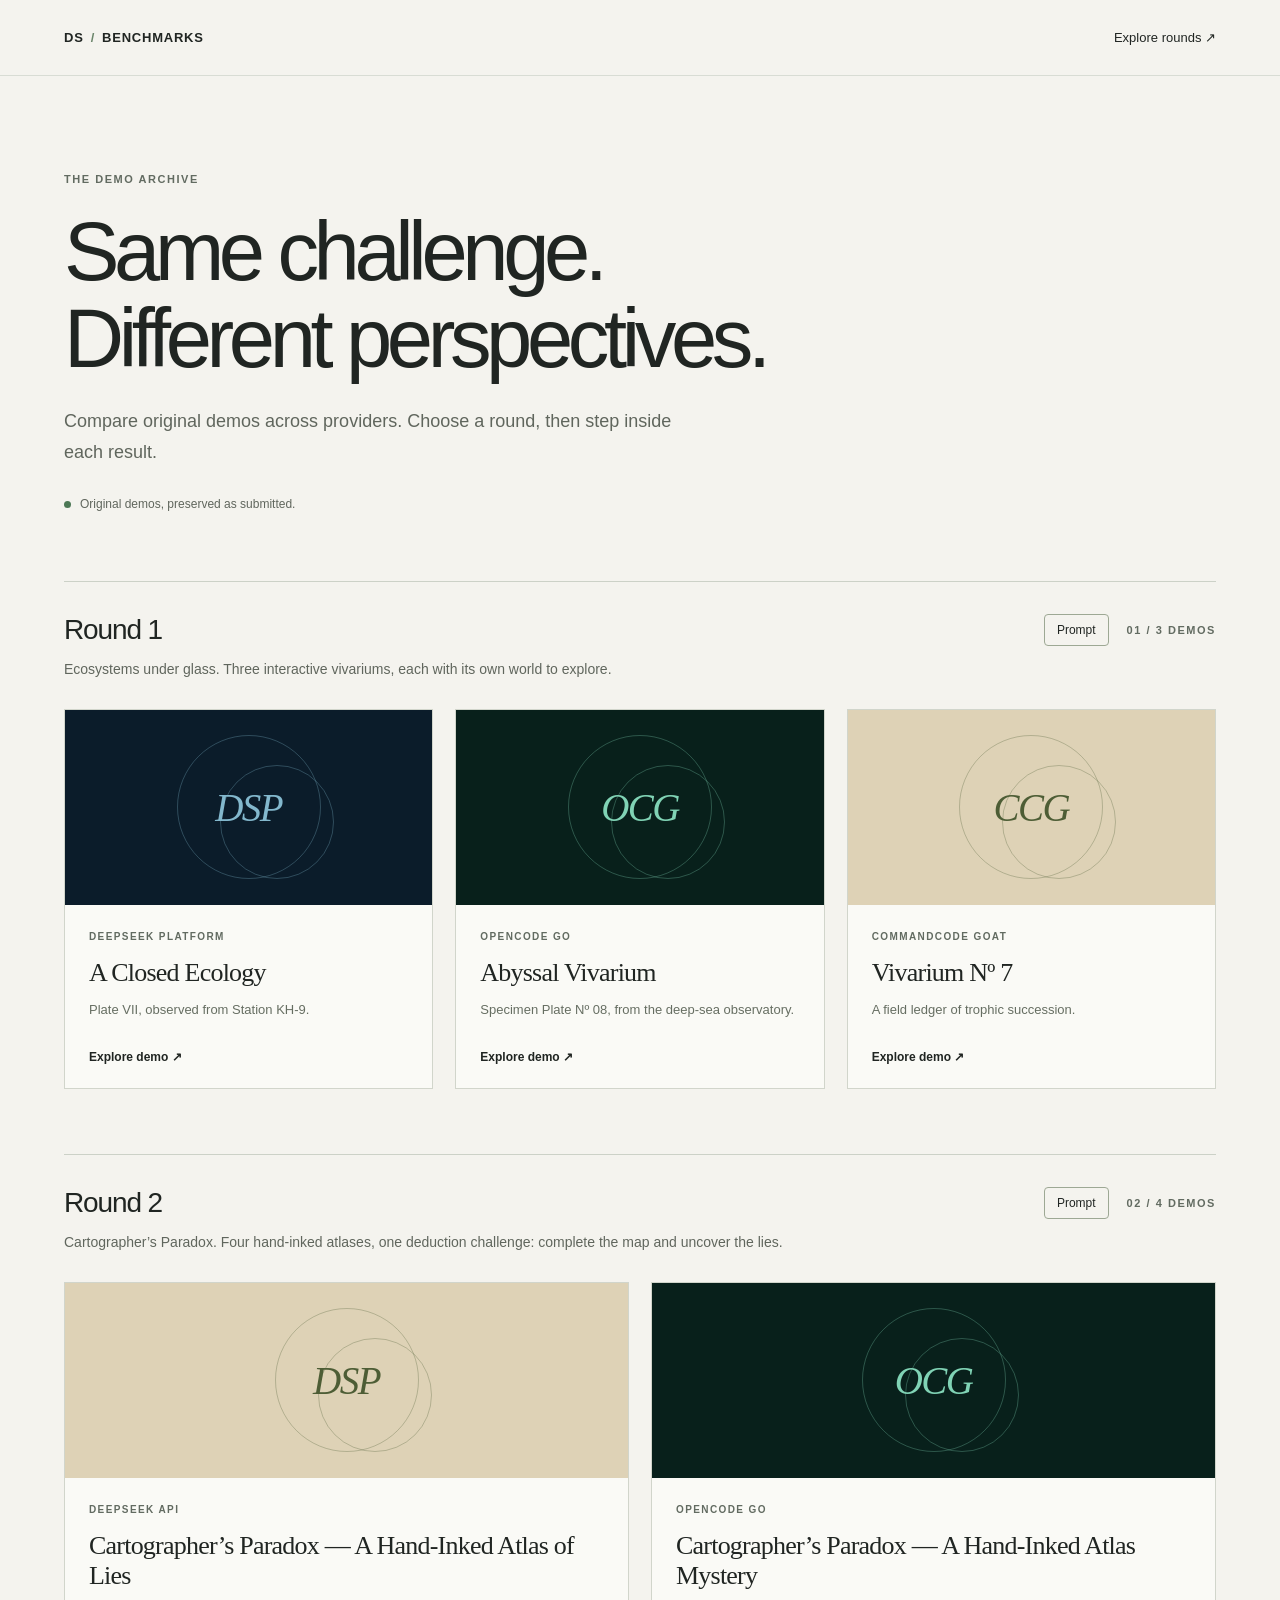
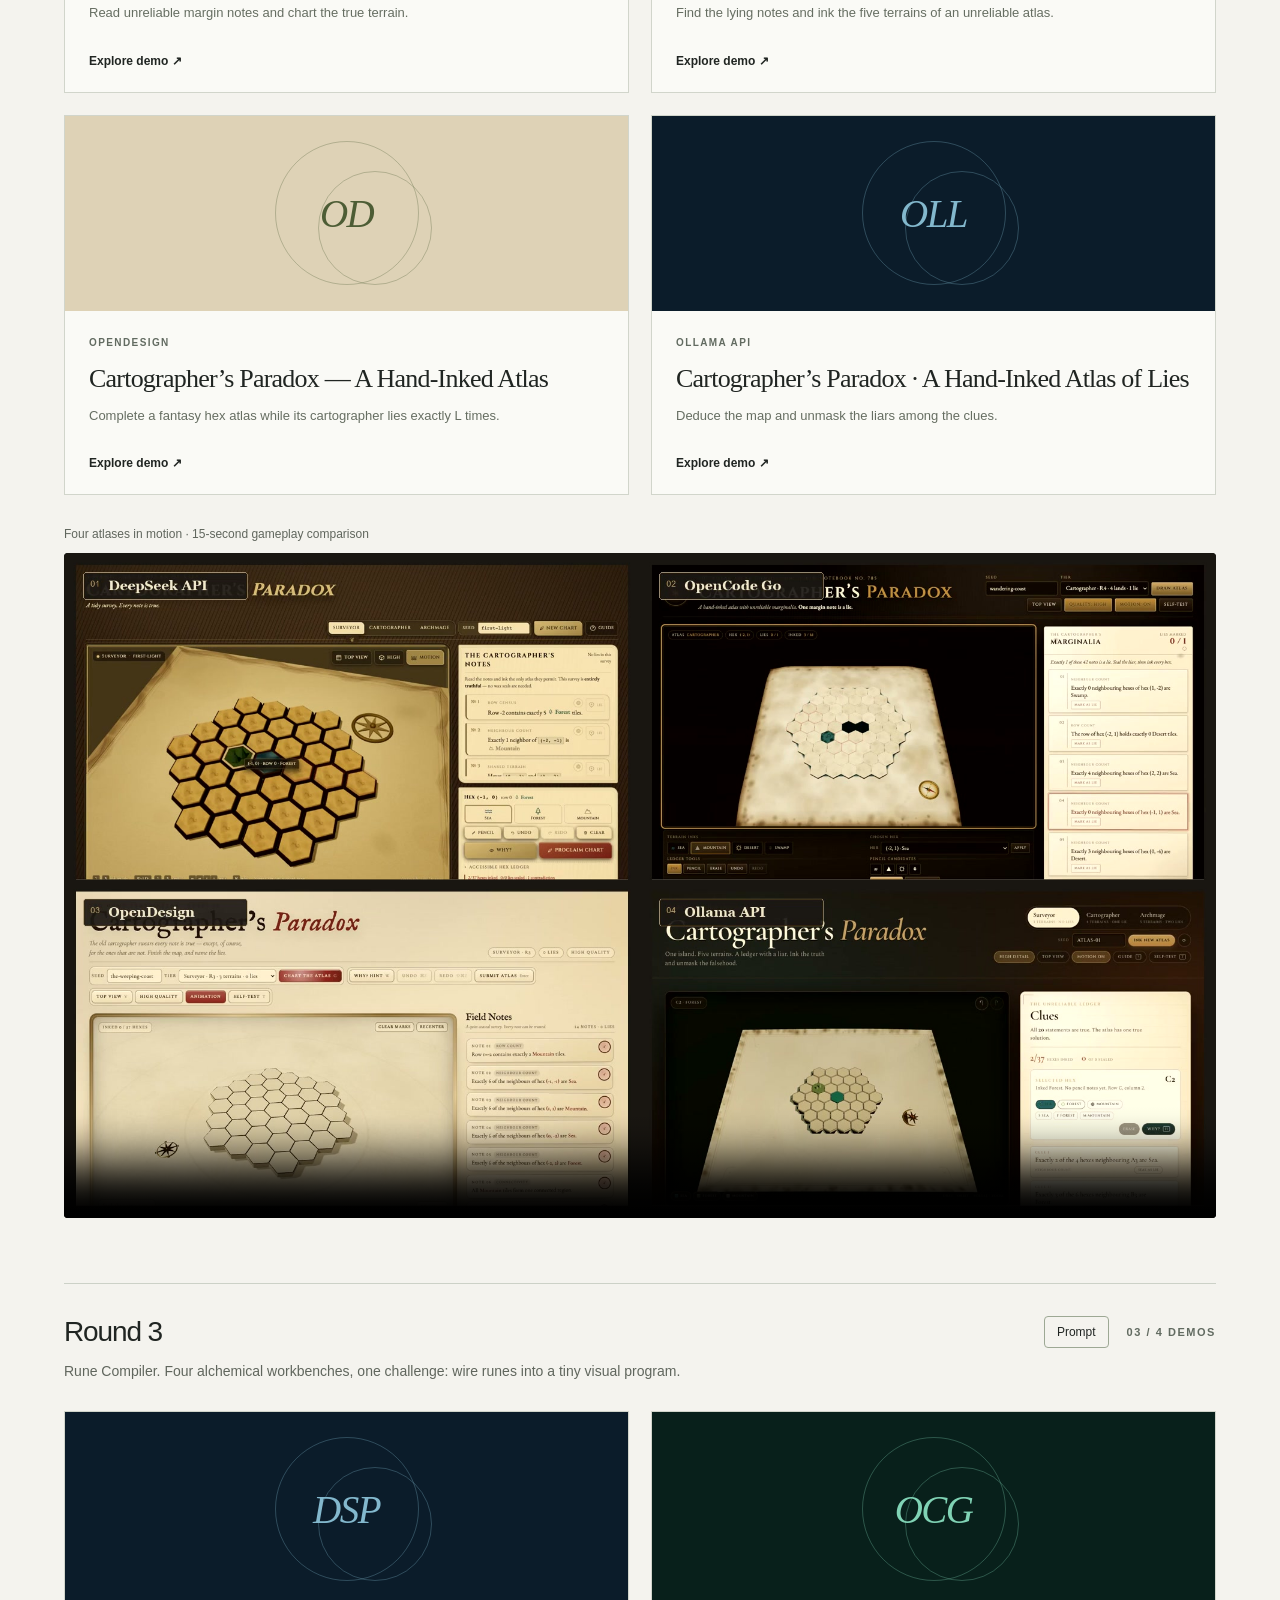
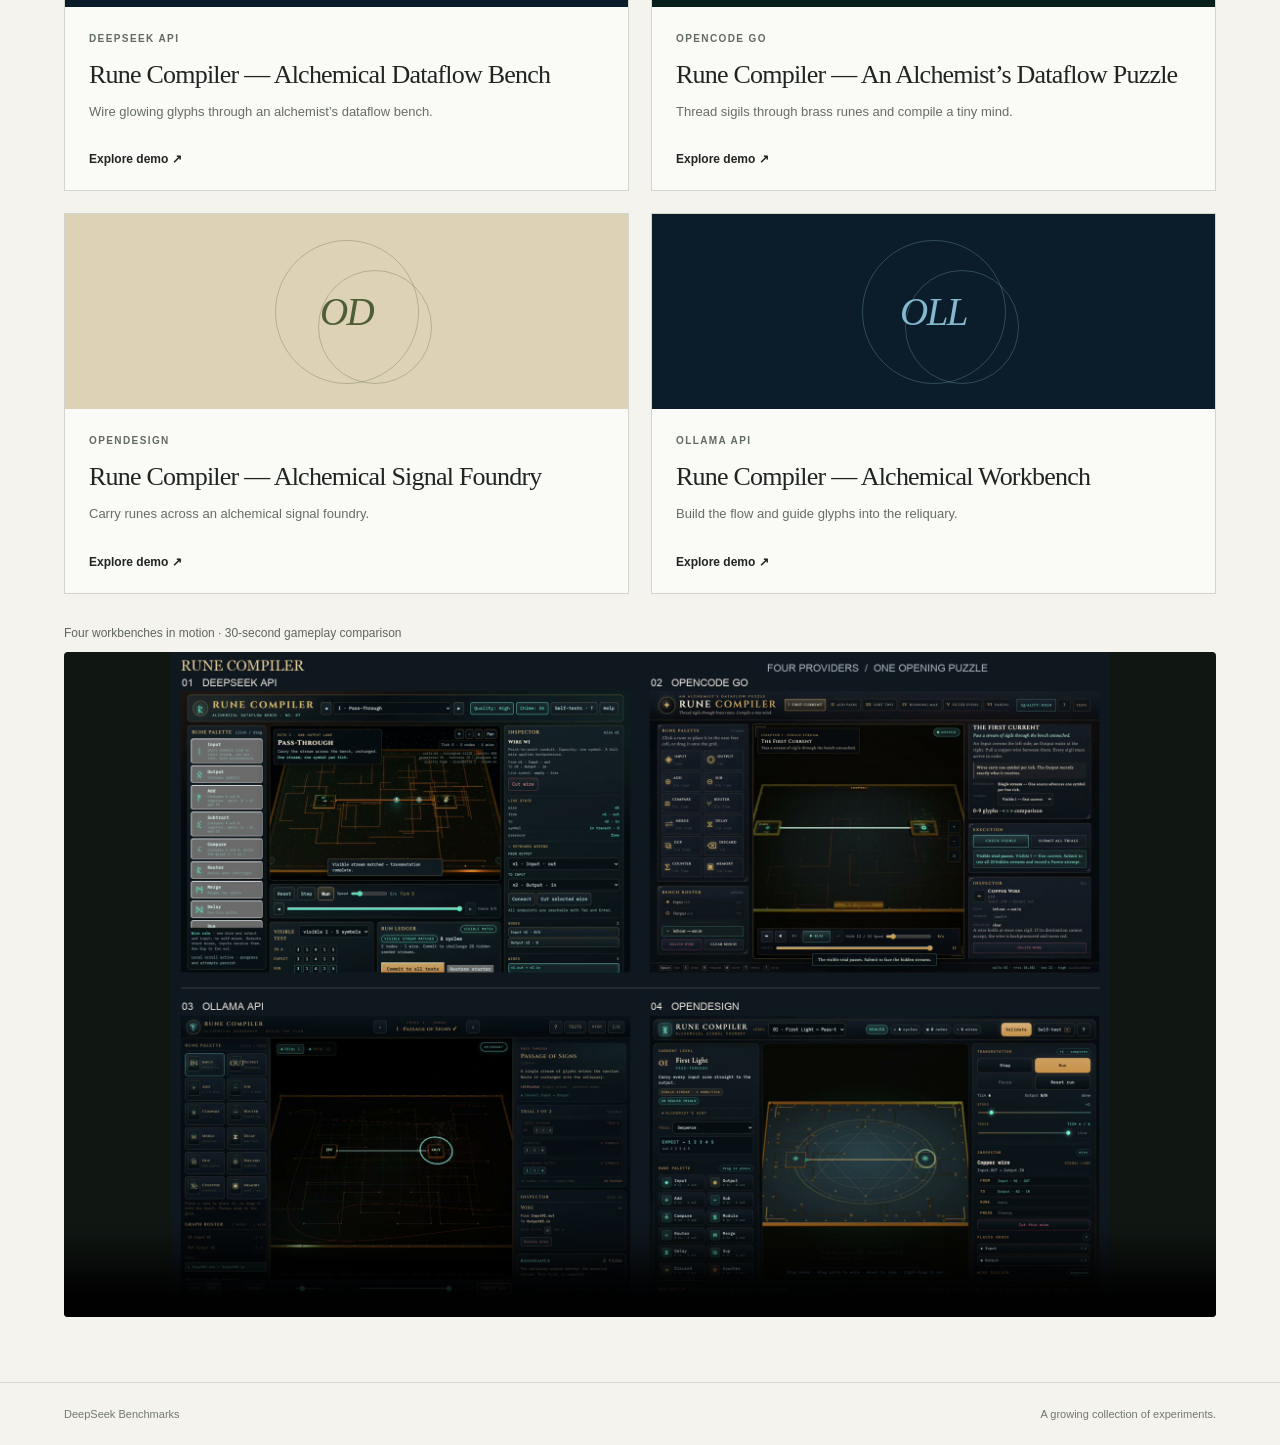
<file: index.html>
<!doctype html>
<html lang="en">
<head>
  <meta charset="utf-8">
  <meta name="viewport" content="width=device-width, initial-scale=1">
  <meta name="description" content="Explore DeepSeek benchmark demos across platforms and rounds.">
  <title>DeepSeek Benchmarks — Demo archive</title>
  <link rel="stylesheet" href="assets/site.css?v=20261027-3">
  <script src="assets/catalog.js?v=20261029-1" defer></script>
  <script src="assets/prompt.js?v=20261027-3" defer></script>
  <script src="assets/home.js?v=20261029-1" defer></script>
</head>
<body>
  <header class="masthead"><a class="wordmark" href="./">DS<span>/</span>BENCHMARKS</a><a href="#rounds">Explore rounds ↗</a></header>
  <main class="archive">
    <section class="intro"><p class="eyebrow">The demo archive</p><h1>Same challenge.<br>Different perspectives.</h1><p class="lede">Compare original demos across providers. Choose a round, then step inside each result.</p><div class="archive-note"><span class="status-dot"></span>Original demos, preserved as submitted.</div></section>
    <div id="rounds" class="rounds" aria-label="Benchmark rounds"></div>
    <noscript><section class="round"><h2>Round 1</h2><p><a href="assets/round-1-prompt.txt">Read the prompt</a></p><p>Open a demo directly:</p><ul><li><a href="rounds/round-1/dsp/">DeepSeek Platform</a></li><li><a href="rounds/round-1/ocg/">OpenCode Go</a></li><li><a href="rounds/round-1/ccg/">CommandCode GOAT</a></li></ul></section><section class="round"><h2>Round 2 — Cartographer’s Paradox</h2><p><a href="assets/round-2-prompt.txt">Read the prompt</a></p><ul><li><a href="rounds/round-2/dsp/">DeepSeek API</a></li><li><a href="rounds/round-2/ocg/">OpenCode Go</a></li><li><a href="rounds/round-2/od/">OpenDesign</a></li><li><a href="rounds/round-2/oll/">Ollama API</a></li></ul></section><section class="round"><h2>Round 3 — Rune Compiler</h2><p><a href="assets/round-3-prompt.txt">Read the prompt</a></p><ul><li><a href="rounds/round-3/dsp/">DeepSeek API</a></li><li><a href="rounds/round-3/ocg/">OpenCode Go</a></li><li><a href="rounds/round-3/od/">OpenDesign</a></li><li><a href="rounds/round-3/oll/">Ollama API</a></li></ul></section></noscript>
  </main>
  <footer class="footer"><span>DeepSeek Benchmarks</span><span>A growing collection of experiments.</span></footer>
</body>
</html>
</file>
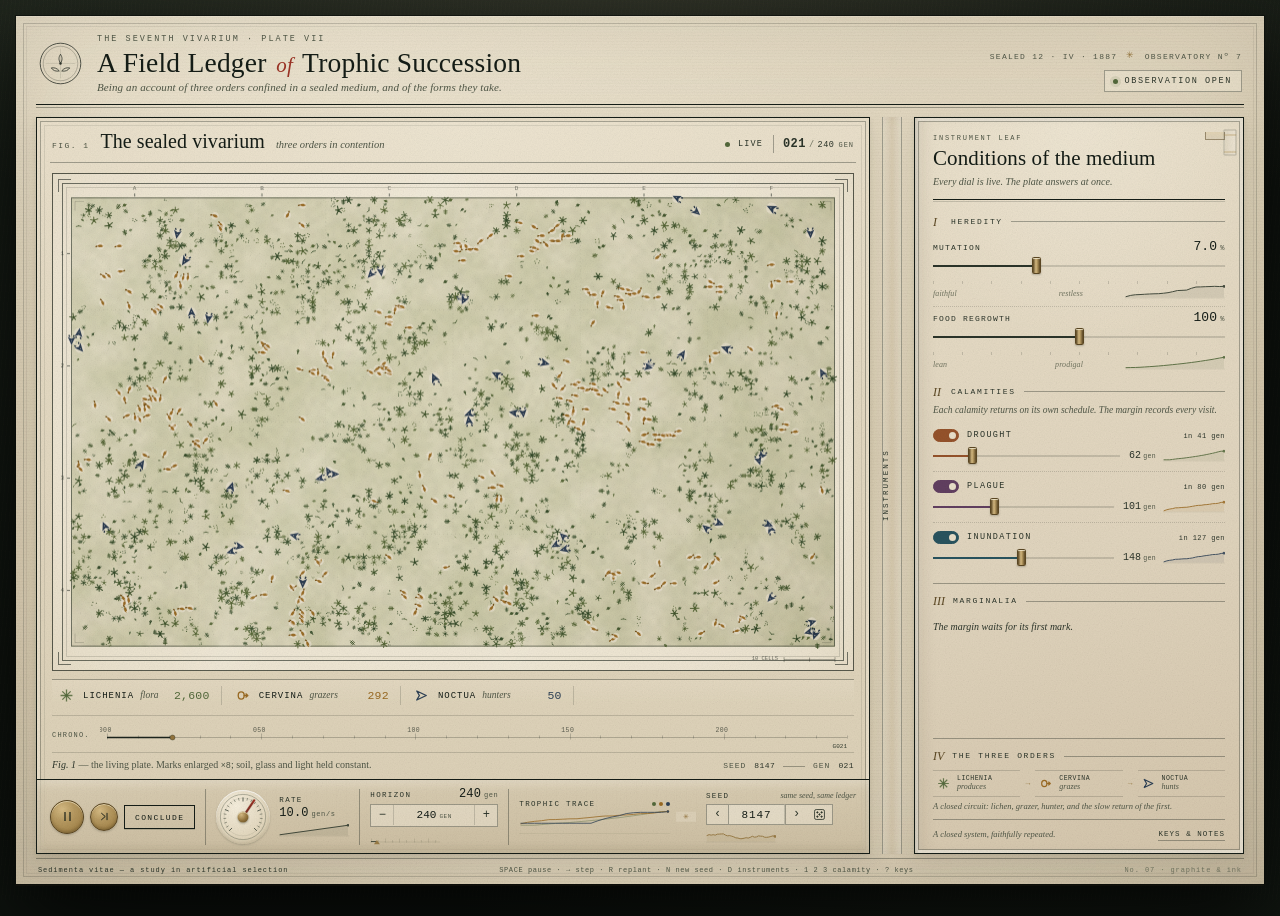
<file: rounds/round-1/ccg/index.html>
<!doctype html>
<html lang="en">
<head>
<meta charset="utf-8">
<meta name="viewport" content="width=device-width, initial-scale=1">
<meta name="color-scheme" content="light">
<title>Vivarium Nº 7 — A Field Ledger of Trophic Succession</title>
<style>/* ============================================================
   VIVARIUM Nº 7 — style sheet
   A field ledger: warm paper, engraved plate, brass instruments.
   ============================================================ */

:root {
  --ink: #141C16;
  --ink-2: #2B3429;
  --ink-3: #4E5545;
  --ink-4: #717460;
  --paper: #DCD0B6;
  --paper-hi: #E9DFC9;
  --paper-mid: #E1D6BE;
  --paper-lo: #CDBEA1;
  --paper-deep: #BCAB8B;
  --desk: #101510;
  --desk-2: #1A2119;
  --rule: rgba(20, 28, 22, 0.34);
  --rule-soft: rgba(20, 28, 22, 0.17);
  --rule-faint: rgba(20, 28, 22, 0.09);
  --flora: #52683A;
  --flora-deep: #3A4C28;
  --flora-soft: #7D905D;
  --prey: #9A6A22;
  --prey-deep: #704B13;
  --prey-soft: #C59B5D;
  --predator: #2C3F54;
  --predator-deep: #1F2E3F;
  --predator-soft: #71849A;
  --drought: #95522A;
  --plague: #613F60;
  --flood: #28535E;
  --seal: #9C3325;
  --brass: #93743C;
  --brass-hi: #D6BB83;
  --brass-lo: #5B4723;
  --brass-soft: #B89B62;
  --serif: "Iowan Old Style", "Palatino Linotype", Palatino, "Book Antiqua", Georgia, "Times New Roman", serif;
  --display: "Didot", "Bodoni 72", "Bodoni MT", "Iowan Old Style", Palatino, Georgia, serif;
  --mono: "SFMono-Regular", ui-monospace, "Menlo", "Consolas", "Liberation Mono", monospace;
  --ease: cubic-bezier(0.22, 0.61, 0.36, 1);
  --shadow-soft: 0 2px 5px rgba(32, 39, 31, 0.09), 0 10px 24px rgba(32, 39, 31, 0.08);
}

*, *::before, *::after { box-sizing: border-box; }

html, body { margin: 0; padding: 0; }

body {
  min-height: 100vh;
  color: var(--ink);
  font-family: var(--serif);
  font-size: 13px;
  line-height: 1.5;
  background:
    radial-gradient(ellipse 90% 65% at 50% -8%, rgba(214, 197, 156, 0.17), transparent 70%),
    radial-gradient(ellipse 70% 90% at 80% 110%, rgba(94, 112, 78, 0.10), transparent 65%),
    linear-gradient(160deg, var(--desk-2) 0%, var(--desk) 48%, #0D120E 100%);
  -webkit-font-smoothing: antialiased;
  text-rendering: optimizeLegibility;
  overflow: hidden;
}

body::before {
  content: "";
  position: fixed;
  inset: 0;
  pointer-events: none;
  background-image:
    repeating-linear-gradient(96deg, transparent 0 3px, rgba(220, 203, 164, 0.018) 3px 4px),
    repeating-linear-gradient(6deg, transparent 0 5px, rgba(220, 203, 164, 0.012) 5px 6px);
  opacity: 0.8;
  z-index: 0;
}

.grain {
  position: fixed;
  inset: 0;
  z-index: 100;
  pointer-events: none;
  opacity: 0.29;
  mix-blend-mode: multiply;
  background-image: url("data:image/svg+xml,%3Csvg xmlns='http://www.w3.org/2000/svg' width='160' height='160'%3E%3Cfilter id='n'%3E%3CfeTurbulence type='fractalNoise' baseFrequency='0.82' numOctaves='3' stitchTiles='stitch'/%3E%3CfeColorMatrix type='saturate' values='0'/%3E%3C/filter%3E%3Crect width='100%25' height='100%25' filter='url(%23n)' opacity='0.55'/%3E%3C/svg%3E");
  background-size: 160px 160px;
}

::selection { background: rgba(32, 39, 31, 0.82); color: var(--paper-hi); }

/* ------------------------------------------------------------ page sheet */
.page {
  position: relative;
  z-index: 1;
  width: min(1760px, calc(100vw - 32px));
  height: calc(100vh - 32px);
  margin: 16px auto;
  display: flex;
  flex-direction: column;
  padding: 16px 26px 9px;
  background:
    radial-gradient(ellipse 70% 48% at 28% 0%, rgba(255, 250, 232, 0.42), transparent 64%),
    radial-gradient(ellipse 60% 68% at 100% 100%, rgba(94, 77, 45, 0.15), transparent 72%),
    radial-gradient(ellipse 52% 42% at 4% 96%, rgba(78, 64, 36, 0.10), transparent 70%),
    repeating-linear-gradient(0deg, transparent 0 2px, rgba(80, 68, 41, 0.022) 2px 3px),
    linear-gradient(172deg, var(--paper-hi) 0%, var(--paper) 54%, var(--paper-mid) 100%);
  box-shadow:
    0 1px 0 rgba(255, 255, 255, 0.16) inset,
    0 0 0 1px rgba(10, 13, 10, 0.62),
    0 2px 0 rgba(32, 27, 17, 0.4),
    inset 0 0 120px rgba(60, 45, 18, 0.13),
    0 28px 70px rgba(0, 0, 0, 0.62),
    0 60px 140px rgba(0, 0, 0, 0.4);
}

.page::before {
  content: "";
  position: absolute;
  inset: 7px;
  border: 1px solid rgba(32, 39, 31, 0.20);
  pointer-events: none;
}

.page::after {
  content: "";
  position: absolute;
  inset: 10px;
  border: 1px solid rgba(32, 39, 31, 0.07);
  pointer-events: none;
}

/* ------------------------------------------------------------ masthead */
.masthead {
  position: relative;
  display: flex;
  align-items: flex-end;
  justify-content: space-between;
  gap: 28px;
  padding: 1px 2px 10px;
  border-bottom: 1px solid var(--ink);
  flex: 0 0 auto;
}

.masthead::after {
  content: "";
  position: absolute;
  left: 0;
  right: 0;
  bottom: -4px;
  border-bottom: 1px solid var(--rule);
}

.brand { display: flex; align-items: center; gap: 14px; min-width: 0; }

.brand-mark {
  width: 45px;
  height: 45px;
  flex: 0 0 auto;
  color: var(--ink);
  opacity: 0.88;
}

.brand-text { min-width: 0; }

.brand-kicker {
  display: block;
  font-family: var(--mono);
  font-size: 8.5px;
  letter-spacing: 0.24em;
  color: var(--ink-3);
  margin-bottom: 4px;
}

.brand-title {
  margin: 0;
  font-family: var(--display);
  font-weight: 400;
  font-size: clamp(22px, 2.15vw, 31px);
  line-height: 0.96;
  letter-spacing: 0.008em;
  color: var(--ink);
  white-space: nowrap;
}

.brand-amp {
  font-family: var(--serif);
  font-style: italic;
  font-size: 0.76em;
  letter-spacing: 0.01em;
  color: var(--seal);
  padding: 0 0.12em;
}

.brand-sub {
  margin: 4px 0 0;
  font-style: italic;
  font-size: 11px;
  line-height: 1.3;
  color: var(--ink-3);
  letter-spacing: 0.01em;
}

.masthead-right {
  flex: 0 0 auto;
  display: flex;
  flex-direction: column;
  align-items: flex-end;
  gap: 6px;
  padding-bottom: 2px;
}

.plate-meta {
  display: flex;
  align-items: center;
  gap: 9px;
  font-family: var(--mono);
  font-size: 8px;
  letter-spacing: 0.16em;
  color: var(--ink-3);
  white-space: nowrap;
}

.meta-dot { color: var(--brass); font-size: 9px; }

.run-state {
  display: inline-flex;
  align-items: center;
  gap: 7px;
  font-family: var(--mono);
  font-size: 8.5px;
  letter-spacing: 0.19em;
  color: var(--ink-2);
  padding: 4px 9px 4px 8px;
  border: 1px solid var(--rule);
  background: rgba(241, 234, 216, 0.45);
}

.state-dot {
  width: 5px;
  height: 5px;
  border-radius: 50%;
  background: var(--flora);
  box-shadow: 0 0 0 3px rgba(92, 116, 66, 0.12);
  animation: breathe 3.6s ease-in-out infinite;
}

.run-state.is-closed .state-dot { background: var(--seal); box-shadow: 0 0 0 3px rgba(162, 59, 41, 0.12); animation: none; }
.run-state.is-paused .state-dot { background: var(--brass); animation: none; }

@keyframes breathe {
  0%, 100% { opacity: 0.55; transform: scale(0.9); }
  50% { opacity: 1; transform: scale(1.12); }
}

/* ------------------------------------------------------------ layout */
.layout {
  position: relative;
  flex: 1 1 auto;
  min-height: 0;
  display: grid;
  grid-template-columns: minmax(0, 1fr) 21px 346px;
  gap: 0 12px;
  padding-top: 12px;
  transition: grid-template-columns 0.55s var(--ease);
}

.layout.drawer-closed { grid-template-columns: minmax(0, 1fr) 21px 0px; }

/* ------------------------------------------------------------ specimen plate */
.specimen {
  position: relative;
  min-width: 0;
  min-height: 0;
  display: flex;
  flex-direction: column;
  padding: 11px 13px 0;
  background:
    radial-gradient(ellipse 80% 55% at 50% 0%, rgba(255, 251, 238, 0.22), transparent 75%),
    linear-gradient(180deg, var(--paper-hi) 0%, var(--paper) 100%);
  border: 1px solid var(--ink);
  box-shadow:
    inset 0 0 0 3px var(--paper-hi),
    inset 0 0 0 4px rgba(32, 39, 31, 0.34),
    var(--shadow-soft);
}

.specimen::before {
  content: "";
  position: absolute;
  inset: 7px;
  border: 1px solid rgba(32, 39, 31, 0.1);
  pointer-events: none;
}

.plate-head {
  flex: 0 0 auto;
  display: flex;
  align-items: flex-end;
  justify-content: space-between;
  gap: 18px;
  padding: 2px 2px 8px;
  border-bottom: 1px solid var(--rule);
}

.plate-title { display: flex; align-items: baseline; gap: 11px; min-width: 0; }

.plate-no {
  font-family: var(--mono);
  font-size: 8px;
  letter-spacing: 0.18em;
  color: var(--ink-3);
  padding-bottom: 2px;
  white-space: nowrap;
}

.plate-title-main {
  margin: 0;
  font-family: var(--display);
  font-size: 20px;
  font-weight: 400;
  line-height: 1;
  letter-spacing: 0.004em;
  white-space: nowrap;
}

.plate-title-note {
  font-style: italic;
  font-size: 10.5px;
  color: var(--ink-3);
  white-space: nowrap;
  overflow: hidden;
  text-overflow: ellipsis;
}

.plate-status {
  display: flex;
  align-items: center;
  gap: 8px;
  font-family: var(--mono);
  font-size: 8.5px;
  letter-spacing: 0.13em;
  color: var(--ink-2);
  white-space: nowrap;
  padding-bottom: 1px;
}

.live-dot {
  width: 5px;
  height: 5px;
  border-radius: 50%;
  background: var(--flora);
  animation: breathe 2.8s ease-in-out infinite;
}

.plate-status.is-closed .live-dot { animation: none; background: var(--seal); }
.plate-status.is-paused .live-dot { animation: none; background: var(--brass); }

.plate-status-label { margin-right: 2px; }

.gen-read {
  padding-left: 9px;
  border-left: 1px solid var(--rule);
  display: inline-flex;
  align-items: baseline;
  gap: 3px;
  letter-spacing: 0.06em;
}

.gen-read b { font-size: 12px; font-weight: 600; letter-spacing: 0.04em; font-variant-numeric: tabular-nums; }
.gen-read i { font-style: normal; font-size: 7px; letter-spacing: 0.14em; color: var(--ink-3); margin-left: 1px; }
.gen-slash { color: var(--ink-4); }

.active-calamity {
  margin-left: 4px;
  font-family: var(--mono);
  font-size: 7.5px;
  letter-spacing: 0.13em;
  padding: 2px 6px;
  border: 1px solid currentColor;
  color: var(--drought);
  background: rgba(160, 90, 43, 0.06);
  animation: calmPulse 2.4s ease-in-out infinite;
}

.active-calamity[data-event="drought"] { color: var(--drought); background: rgba(160, 90, 43, 0.07); }
.active-calamity[data-event="plague"] { color: var(--plague); background: rgba(106, 72, 104, 0.07); }
.active-calamity[data-event="flood"] { color: var(--flood); background: rgba(44, 87, 97, 0.07); }

@keyframes calmPulse { 0%, 100% { opacity: 0.6; } 50% { opacity: 1; } }

.plate-body {
  flex: 1 1 auto;
  min-height: 0;
  display: flex;
  flex-direction: column;
  padding: 10px 2px 0;
}

/* ------------------------------------------------------------ world */
.world-wrap {
  position: relative;
  flex: 1 1 auto;
  min-height: 0;
  background:
    radial-gradient(ellipse 70% 80% at 50% 45%, #EDE4D0 0%, #E2D7C0 70%, #D7C9AE 100%);
  border: 1px solid rgba(32, 39, 31, 0.70);
  overflow: hidden;
  box-shadow:
    inset 0 0 0 3px rgba(241, 234, 216, 0.9),
    inset 0 0 0 4px rgba(32, 39, 31, 0.15),
    inset 0 10px 26px rgba(54, 48, 32, 0.07);
}

#world {
  position: absolute;
  inset: 0;
  width: 100%;
  height: 100%;
  display: block;
}

.world-frame {
  position: absolute;
  inset: 9px;
  pointer-events: none;
  border: 1px solid rgba(27, 35, 28, 0.60);
  box-shadow: inset 0 0 0 3px transparent;
}

.world-frame::before {
  content: "";
  position: absolute;
  inset: 3px;
  border: 1px solid rgba(27, 35, 28, 0.15);
}

.world-frame::after {
  content: "";
  position: absolute;
  inset: -5px;
  background:
    linear-gradient(var(--ink), var(--ink)) left top / 13px 1px no-repeat,
    linear-gradient(var(--ink), var(--ink)) left top / 1px 13px no-repeat,
    linear-gradient(var(--ink), var(--ink)) right top / 13px 1px no-repeat,
    linear-gradient(var(--ink), var(--ink)) right top / 1px 13px no-repeat,
    linear-gradient(var(--ink), var(--ink)) left bottom / 13px 1px no-repeat,
    linear-gradient(var(--ink), var(--ink)) left bottom / 1px 13px no-repeat,
    linear-gradient(var(--ink), var(--ink)) right bottom / 13px 1px no-repeat,
    linear-gradient(var(--ink), var(--ink)) right bottom / 1px 13px no-repeat;
  opacity: 0.55;
}

.glass {
  position: absolute;
  inset: 0;
  pointer-events: none;
  background:
    linear-gradient(114deg, transparent 0 33%, rgba(255, 253, 244, 0.20) 38%, rgba(255, 253, 244, 0.03) 42%, transparent 47%),
    linear-gradient(114deg, transparent 0 62%, rgba(255, 253, 244, 0.09) 66%, transparent 69%),
    radial-gradient(ellipse 78% 84% at 50% 44%, transparent 60%, rgba(58, 51, 33, 0.13) 100%);
  mix-blend-mode: soft-light;
}

.world-tint {
  position: absolute;
  inset: 0;
  pointer-events: none;
  opacity: 0;
  transition: opacity 1.1s ease, background 0.8s ease;
  mix-blend-mode: multiply;
}

.world-wrap[data-event="drought"] .world-tint {
  background:
    radial-gradient(ellipse 70% 60% at 50% 0%, rgba(160, 90, 43, 0.28), transparent 70%),
    linear-gradient(180deg, rgba(178, 116, 58, 0.16), transparent 65%);
  opacity: 0.85;
}

.world-wrap[data-event="plague"] .world-tint {
  background:
    radial-gradient(ellipse 60% 65% at 50% 50%, rgba(106, 72, 104, 0.20), transparent 75%);
  opacity: 0.9;
}

.world-wrap[data-event="flood"] .world-tint {
  background: linear-gradient(180deg, transparent 40%, rgba(44, 87, 97, 0.14));
  opacity: 0.9;
}

/* stamp layer */
.stamp-layer { position: absolute; inset: 0; pointer-events: none; }

.wax-stamp {
  position: absolute;
  width: clamp(104px, 14%, 132px);
  aspect-ratio: 1;
  border-radius: 50%;
  display: flex;
  flex-direction: column;
  align-items: center;
  justify-content: center;
  gap: 2px;
  color: var(--ev, var(--seal));
  border: 1.5px solid currentColor;
  mix-blend-mode: multiply;
  opacity: 0;
  transform: rotate(-12deg) scale(1.5);
  animation: stampPress 0.72s var(--ease) forwards;
  z-index: 4;
  filter: blur(0.15px);
  background:
    radial-gradient(circle at 50% 50%, rgba(255, 255, 255, 0) 58%, rgba(255, 255, 255, 0.06) 59%, transparent 61%),
    repeating-conic-gradient(from 3deg, rgba(255, 255, 255, 0.04) 0deg 2deg, transparent 2deg 7deg);
}

.wax-stamp::before {
  content: "";
  position: absolute;
  inset: 5px;
  border: 1px solid currentColor;
  border-radius: 50%;
  opacity: 0.8;
}

.wax-stamp::after {
  content: "";
  position: absolute;
  inset: 11px;
  border: 1px dashed currentColor;
  border-radius: 50%;
  opacity: 0.32;
}

.wax-stamp.is-fading { animation: stampFade 1.3s var(--ease) forwards; }

.ws-kicker {
  font-family: var(--mono);
  font-size: 6.5px;
  letter-spacing: 0.3em;
  opacity: 0.8;
  padding-left: 0.3em;
}

.ws-title {
  font-family: var(--display);
  font-size: clamp(13px, 1.35vw, 18px);
  letter-spacing: 0.06em;
  line-height: 1;
  text-align: center;
}

.ws-meta {
  font-family: var(--mono);
  font-size: 6.5px;
  letter-spacing: 0.12em;
  opacity: 0.78;
}

.ws-star { position: absolute; font-size: 8px; opacity: 0.7; }
.ws-star.top { top: 12px; left: 50%; transform: translateX(-50%); }
.ws-star.bottom { bottom: 12px; left: 50%; transform: translateX(-50%) rotate(180deg); }

.stamp-drought {
  left: calc(var(--fx, 0px) + var(--fw, 100%) - 138px);
  top: calc(var(--fy, 0px) + 14px);
}
.stamp-plague {
  left: calc(var(--fx, 0px) + 15px);
  top: calc(var(--fy, 0px) + var(--fh, 100%) * 0.30);
  transform-origin: center;
}
.stamp-flood {
  left: calc(var(--fx, 0px) + var(--fw, 100%) - 138px);
  top: calc(var(--fy, 0px) + var(--fh, 100%) - 138px);
}
.calamity-banner { top: calc(var(--fy, 13px) + 10px); }

@keyframes stampPress {
  0% { opacity: 0; transform: rotate(-15deg) scale(1.5); }
  58% { opacity: 0.92; transform: rotate(-6.5deg) scale(0.96); }
  76% { opacity: 0.84; transform: rotate(-7.6deg) scale(1.015); }
  100% { opacity: 0.82; transform: rotate(-7deg) scale(1); }
}

@keyframes stampFade {
  0% { opacity: 0.82; transform: rotate(-7deg) scale(1); }
  100% { opacity: 0; transform: rotate(-7deg) scale(1.015); }
}

/* calamity ribbon */
.calamity-banner {
  position: absolute;
  z-index: 6;
  top: 13px;
  left: 50%;
  transform: translate(-50%, -8px);
  display: flex;
  align-items: center;
  gap: 11px;
  padding: 6px 14px;
  background: rgba(241, 234, 216, 0.94);
  border: 1px solid currentColor;
  box-shadow: 0 4px 14px rgba(32, 39, 31, 0.13), inset 0 0 0 3px rgba(241, 234, 216, 0.9), inset 0 0 0 4px currentColor;
  color: var(--ev, var(--drought));
  opacity: 0;
  pointer-events: none;
  transition: opacity 0.45s ease, transform 0.55s var(--ease);
  white-space: nowrap;
}

.calamity-banner.is-visible { opacity: 1; transform: translate(-50%, 0); }

.cb-rule { width: 20px; height: 1px; background: currentColor; opacity: 0.55; }
.cb-kicker { font-family: var(--mono); font-size: 6.5px; letter-spacing: 0.26em; opacity: 0.75; }
.cb-title { font-family: var(--display); font-size: 13px; letter-spacing: 0.13em; }
.cb-note { font-style: italic; font-size: 9.5px; color: var(--ink-3); }

/* ------------------------------------------------------------ legend */
.legend {
  flex: 0 0 auto;
  display: flex;
  align-items: center;
  gap: 0;
  min-height: 31px;
  padding: 4px 3px 2px;
  border-top: 1px solid var(--rule);
  margin-top: 8px;
}

.legend-item {
  display: flex;
  align-items: center;
  gap: 7px;
  padding: 0 15px;
  border-right: 1px solid var(--rule-soft);
  min-width: 0;
}

.legend-item:first-child { padding-left: 2px; }

.legend-item .glyph {
  width: 19px;
  height: 19px;
  color: var(--species, var(--ink));
  display: inline-flex;
  flex: 0 0 auto;
}

.legend-item[data-kind="flora"] { --species: var(--flora); }
.legend-item[data-kind="prey"] { --species: var(--prey); }
.legend-item[data-kind="predator"] { --species: var(--predator); }

.lg-text { display: flex; align-items: baseline; gap: 6px; min-width: 0; }
.lg-name { font-family: var(--mono); font-size: 9px; letter-spacing: 0.11em; color: var(--ink); }
.lg-role { font-style: italic; font-size: 9.5px; color: var(--ink-3); }
.lg-count {
  font-family: var(--mono);
  font-size: 12.5px;
  font-weight: 500;
  letter-spacing: 0.02em;
  color: var(--species);
  font-variant-numeric: tabular-nums;
  min-width: 34px;
  text-align: right;
  margin-left: 2px;
}

.legend-bio {
  margin-left: auto;
  padding-left: 15px;
  display: flex;
  align-items: baseline;
  gap: 8px;
  font-family: var(--mono);
  font-size: 7px;
  letter-spacing: 0.15em;
  color: var(--ink-3);
  white-space: nowrap;
}

.legend-bio b { color: var(--ink-2); font-size: 10px; font-weight: 500; letter-spacing: 0.03em; }

/* ------------------------------------------------------------ chronometer */
.chronometer {
  flex: 0 0 auto;
  display: flex;
  align-items: center;
  gap: 10px;
  height: 36px;
  padding-top: 4px;
  border-top: 1px solid var(--rule-soft);
  margin-top: 5px;
}

.ch-label {
  font-family: var(--mono);
  font-size: 7px;
  letter-spacing: 0.17em;
  color: var(--ink-3);
  flex: 0 0 auto;
}

#timeline { flex: 1 1 auto; height: 28px; width: 100%; display: block; }

/* ------------------------------------------------------------ caption */
.plate-caption {
  flex: 0 0 auto;
  display: flex;
  align-items: baseline;
  justify-content: space-between;
  gap: 16px;
  margin: 1px 2px 7px;
  padding-top: 5px;
  border-top: 1px solid var(--rule-soft);
  font-size: 10px;
  color: var(--ink-3);
  line-height: 1.35;
  min-height: 20px;
}

.cap-left em { color: var(--ink-2); }
.cap-left .mono { font-family: var(--mono); font-size: 8.5px; }
.cap-right {
  display: inline-flex;
  align-items: center;
  gap: 8px;
  font-family: var(--mono);
  font-size: 8px;
  letter-spacing: 0.12em;
  color: var(--ink-3);
  white-space: nowrap;
  flex: 0 0 auto;
}
.cap-right b { color: var(--ink-2); font-weight: 500; letter-spacing: 0.05em; }
.cap-rule { width: 22px; height: 1px; background: var(--rule); display: inline-block; }

/* ------------------------------------------------------------ bench */
.bench {
  flex: 0 0 auto;
  display: flex;
  align-items: center;
  gap: 13px;
  min-height: 68px;
  margin: 0 -13px;
  padding: 8px 13px 7px;
  border-top: 1px solid var(--ink);
  background:
    linear-gradient(180deg, rgba(222, 211, 186, 0.55), rgba(216, 204, 177, 0.82)),
    repeating-linear-gradient(90deg, transparent 0 9px, rgba(60, 54, 35, 0.025) 9px 10px);
  box-shadow: inset 0 3px 8px rgba(255, 252, 240, 0.4), inset 0 -3px 9px rgba(70, 58, 34, 0.07);
  position: relative;
}

.bench-group { display: flex; align-items: center; gap: 8px; flex: 0 0 auto; }
.bench-sep { width: 1px; align-self: stretch; background: var(--rule); margin: 1px 2px; flex: 0 0 auto; }
.bench-fill {
  flex: 1 1 12px;
  min-width: 12px;
  height: 1px;
  background: linear-gradient(90deg, transparent, var(--rule) 20%, var(--rule) 80%, transparent);
  position: relative;
}
.bench-fill::after {
  content: "✳";
  position: absolute;
  top: 50%;
  left: 50%;
  transform: translate(-50%, -50%);
  background: rgba(221, 209, 184, 0.96);
  padding: 0 7px;
  font-size: 7px;
  color: var(--brass);
  letter-spacing: 0;
}

/* transport */
.transport-group { gap: 6px; }
.round-btn {
  width: 34px;
  height: 34px;
  border-radius: 50%;
  padding: 0;
  display: inline-grid;
  place-items: center;
  border: 1px solid var(--brass-lo);
  color: var(--ink);
  background:
    radial-gradient(circle at 35% 26%, var(--brass-hi) 0%, var(--brass-soft) 36%, #A8894F 70%, #816736 100%);
  box-shadow:
    inset 0 1px 0 rgba(255, 248, 220, 0.55),
    inset 0 -2px 3px rgba(73, 55, 20, 0.3),
    0 1px 2px rgba(32, 39, 31, 0.24);
  cursor: pointer;
  transition: transform 0.15s ease, box-shadow 0.2s ease, filter 0.2s ease;
}
.round-btn.small { width: 28px; height: 28px; }
.round-btn:hover { filter: brightness(1.035); transform: translateY(-1px); }
.round-btn:active { transform: translateY(0); box-shadow: inset 0 2px 5px rgba(73, 55, 20, 0.35); }
.round-btn svg { width: 15px; height: 15px; }
.round-btn.small svg { width: 13px; height: 13px; }
.round-btn .ico-play { display: none; }
.round-btn.is-paused .ico-pause { display: none; }
.round-btn.is-paused .ico-play { display: block; }

.press-btn {
  appearance: none;
  border: 1px solid var(--ink);
  background: transparent;
  color: var(--ink);
  font-family: var(--mono);
  font-size: 8px;
  letter-spacing: 0.17em;
  padding: 7px 10px 6px;
  cursor: pointer;
  box-shadow: 0 1px 0 rgba(32, 39, 31, 0.18);
  transition: background 0.2s ease, color 0.2s ease, transform 0.15s ease, box-shadow 0.2s ease;
}
.press-btn:hover { background: var(--ink); color: var(--paper-hi); box-shadow: none; }
.press-btn:active { transform: translateY(1px); }
.press-btn.ghost { background: transparent; }
.press-btn.solid { background: var(--ink); color: var(--paper-hi); }
.press-btn.solid:hover { background: var(--seal); border-color: var(--seal); }
.press-btn:disabled { opacity: 0.35; cursor: not-allowed; }
.press-btn:disabled:hover { background: transparent; color: var(--ink); }

/* rate dial */
.rate-group { gap: 9px; }
.dial {
  position: relative;
  width: 54px;
  height: 54px;
  flex: 0 0 auto;
  border-radius: 50%;
  cursor: grab;
  touch-action: none;
  outline: none;
  background: radial-gradient(circle at 38% 30%, #F6EFDD 0%, #E6DBC2 55%, #D6C7A8 100%);
  box-shadow:
    inset 0 1px 1px rgba(255, 255, 255, 0.8),
    inset 0 -2px 4px rgba(74, 59, 30, 0.18),
    0 1px 2px rgba(32, 39, 31, 0.2);
}
.dial:active { cursor: grabbing; }

.dial-face { position: absolute; inset: 0; width: 100%; height: 100%; overflow: visible; }
.dial-face circle { fill: none; stroke: var(--ink-3); stroke-width: 0.8; opacity: 0.7; }
.dial-face circle.dial-inner { stroke: var(--rule); stroke-width: 0.7; opacity: 0.55; }
.dial-face line { stroke: var(--ink-3); stroke-width: 0.8; }
.dial-face line.major { stroke: var(--ink-2); stroke-width: 1.1; }
.dial-face line.active-tick { stroke: var(--brass-lo); stroke-width: 1.4; }

.dial-needle {
  position: absolute;
  left: 50%;
  top: 50%;
  width: 2px;
  height: 21px;
  background: linear-gradient(180deg, var(--seal), #6E2B1F);
  border-radius: 1px;
  transform-origin: 50% 100%;
  transform: translate(-50%, -100%) rotate(0deg);
  box-shadow: 0 0 0 0.5px rgba(110, 43, 31, 0.25);
  pointer-events: none;
  transition: transform 0.12s linear;
  z-index: 2;
}

.dial-cap {
  position: absolute;
  left: 50%;
  top: 50%;
  width: 11px;
  height: 11px;
  transform: translate(-50%, -50%);
  border-radius: 50%;
  background: radial-gradient(circle at 35% 30%, var(--brass-hi), var(--brass) 55%, var(--brass-lo));
  box-shadow: 0 1px 2px rgba(32, 39, 31, 0.4), inset 0 1px 0 rgba(255, 248, 217, 0.55);
  z-index: 3;
}

.dial-meta { display: flex; flex-direction: column; gap: 1px; min-width: 62px; }
.ctl-label {
  font-family: var(--mono);
  font-size: 7.5px;
  letter-spacing: 0.18em;
  color: var(--ink-3);
  line-height: 1.3;
}
.ctl-value {
  display: inline-flex;
  align-items: baseline;
  gap: 3px;
  font-family: var(--mono);
  line-height: 1.1;
  white-space: nowrap;
}
.ctl-value b { font-size: 12px; font-weight: 500; letter-spacing: 0.01em; font-variant-numeric: tabular-nums; }
.ctl-value i { font-style: normal; font-size: 7px; letter-spacing: 0.08em; color: var(--ink-3); }

.spark { display: block; width: 82px; height: 18px; opacity: 0.9; }
.spark-rate { width: 70px; height: 16px; margin-top: 1px; }

/* horizon stepper */
.horizon-group { display: flex; flex-direction: column; align-items: stretch; gap: 2px; min-width: 128px; }
.stepper-head { display: flex; align-items: baseline; justify-content: space-between; gap: 8px; }
.stepper {
  display: flex;
  align-items: center;
  gap: 0;
  border: 1px solid var(--rule);
  background: rgba(241, 234, 216, 0.5);
}
.step-btn {
  appearance: none;
  width: 22px;
  height: 21px;
  padding: 0;
  border: 0;
  background: transparent;
  color: var(--ink-2);
  font-family: var(--mono);
  font-size: 12px;
  line-height: 1;
  cursor: pointer;
  transition: background 0.15s ease;
}
.step-btn:hover { background: rgba(32, 39, 31, 0.09); }
.step-btn:active { background: rgba(32, 39, 31, 0.16); }
.stepper-read {
  flex: 1 1 auto;
  display: inline-flex;
  align-items: baseline;
  justify-content: center;
  gap: 3px;
  border-left: 1px solid var(--rule-soft);
  border-right: 1px solid var(--rule-soft);
  font-family: var(--mono);
  padding: 2px 4px;
}
.stepper-read b { font-size: 11px; font-weight: 500; font-variant-numeric: tabular-nums; }
.stepper-read i { font-style: normal; font-size: 6px; letter-spacing: 0.1em; color: var(--ink-3); }

/* seed */
.seed-group { display: flex; flex-direction: column; align-items: stretch; gap: 2px; min-width: 150px; margin-left: 4px; }
.seed-cap { font-style: italic; font-size: 8px; color: var(--ink-3); white-space: nowrap; }
.seed-row { display: flex; align-items: stretch; gap: 0; }
.seed-row .step-btn { border: 1px solid var(--rule); border-right: 0; background: rgba(241, 234, 216, 0.5); }
.seed-input {
  width: 57px;
  min-width: 0;
  border: 1px solid var(--rule);
  border-right: 1px solid var(--rule-soft);
  background: rgba(241, 234, 216, 0.62);
  color: var(--ink);
  font-family: var(--mono);
  font-size: 11px;
  letter-spacing: 0.08em;
  text-align: center;
  padding: 3px 2px 2px;
  outline: none;
  font-variant-numeric: tabular-nums;
}
.seed-input:hover { background: rgba(241, 234, 216, 0.9); }
.seed-input:focus-visible { box-shadow: inset 0 0 0 1px var(--ink); }
.seed-die {
  appearance: none;
  width: 26px;
  border: 1px solid var(--rule);
  border-left: 0;
  padding: 0;
  display: inline-grid;
  place-items: center;
  background: rgba(241, 234, 216, 0.5);
  color: var(--ink-2);
  cursor: pointer;
  transition: background 0.15s ease;
}
.seed-die:hover { background: rgba(32, 39, 31, 0.1); }
.seed-die svg { width: 15px; height: 15px; }

.spark-seed, .spark-horizon { width: 100%; height: 16px; margin-top: 1px; }

/* keyboard focus */
:focus-visible {
  outline: 1.5px solid var(--ink);
  outline-offset: 2px;
}
.round-btn:focus-visible, .step-btn:focus-visible, .press-btn:focus-visible, .seed-die:focus-visible, .toggle:focus-visible, .link-btn:focus-visible, .spine-btn:focus-visible {
  outline: 2px solid var(--seal);
  outline-offset: 3px;
}
.dial:focus-visible { outline: 2px solid var(--seal); outline-offset: 3px; }
input[type="range"]:focus-visible { outline: none; }

/* ------------------------------------------------------------ spine */
.drawer-spine {
  display: flex;
  min-height: 0;
  border-left: 1px solid var(--rule);
  border-right: 1px solid var(--rule);
  background:
    linear-gradient(90deg, rgba(255, 251, 238, 0.28), rgba(207, 192, 162, 0.42), rgba(255, 251, 238, 0.3));
  overflow: hidden;
  box-shadow: inset 0 0 14px rgba(52, 42, 22, 0.08);
}

.spine-btn {
  appearance: none;
  width: 100%;
  border: 0;
  background: transparent;
  color: var(--ink-2);
  display: flex;
  flex-direction: column;
  align-items: center;
  justify-content: center;
  gap: 12px;
  padding: 8px 0;
  cursor: pointer;
  writing-mode: vertical-rl;
  transform: rotate(180deg);
  transition: color 0.2s ease, background 0.2s ease;
}
.spine-btn:hover { color: var(--ink); background: rgba(32, 39, 31, 0.035); }
.spine-text {
  font-family: var(--mono);
  font-size: 7.5px;
  letter-spacing: 0.27em;
  white-space: nowrap;
  color: var(--ink-2);
}
.drawer-spine .spine-btn svg { color: var(--brass-lo); }
.spine-btn svg { width: 10px; height: 10px; transform: rotate(90deg); transition: transform 0.45s var(--ease); }
.layout.drawer-closed .spine-btn svg { transform: rotate(-90deg); }

/* ------------------------------------------------------------ drawer */
.drawer {
  position: relative;
  min-width: 0;
  min-height: 0;
  border: 1px solid var(--ink);
  background:
    radial-gradient(ellipse 80% 45% at 50% 0%, rgba(255, 251, 238, 0.28), transparent 70%),
    linear-gradient(165deg, var(--paper-hi), #E1D5BE 58%, #D5C6AC 100%);
  box-shadow:
    inset 0 0 0 3px rgba(242, 235, 220, 0.85),
    inset 0 0 0 4px rgba(27, 35, 28, 0.32),
    inset 12px 0 22px -14px rgba(45, 36, 18, 0.26),
    var(--shadow-soft);
  overflow: hidden;
  transition: opacity 0.35s ease, transform 0.5s var(--ease);
}
.drawer::before {
  content: "";
  position: absolute;
  left: 0;
  top: 0;
  bottom: 0;
  width: 8px;
  background: linear-gradient(90deg, rgba(45, 38, 22, 0.12), rgba(255, 255, 255, 0.06) 60%, transparent);
  pointer-events: none;
  z-index: 2;
}

.layout.drawer-closed .drawer {
  opacity: 0;
  transform: translateX(18px);
  pointer-events: none;
  border-width: 0;
}

.drawer-clip { height: 100%; overflow: hidden; position: relative; }

.drawer-inner {
  height: 100%;
  overflow-y: auto;
  overflow-x: hidden;
  padding: 15px 18px 12px;
  scrollbar-width: thin;
  scrollbar-color: rgba(32, 39, 31, 0.28) transparent;
  position: relative;
  display: flex;
  flex-direction: column;
  min-height: 100%;
}
.drawer-head, .ctl-section, .trophic-key, .drawer-foot { flex: 0 0 auto; }

.drawer-inner::-webkit-scrollbar { width: 7px; }
.drawer-inner::-webkit-scrollbar-track { background: transparent; }
.drawer-inner::-webkit-scrollbar-thumb {
  background: rgba(32, 39, 31, 0.22);
  border: 2px solid transparent;
  background-clip: content-box;
  border-radius: 6px;
}
.drawer-inner::-webkit-scrollbar-thumb:hover { background: rgba(32, 39, 31, 0.4); background-clip: content-box; }

.drawer-head {
  position: relative;
  padding-bottom: 10px;
  margin-bottom: 9px;
  border-bottom: 1px solid var(--ink);
}
.drawer-head::after {
  content: "";
  position: absolute;
  left: 0;
  right: 0;
  bottom: -3px;
  border-bottom: 1px solid var(--rule-soft);
}
.drawer-kicker {
  display: block;
  font-family: var(--mono);
  font-size: 7px;
  letter-spacing: 0.25em;
  color: var(--ink-3);
  margin-bottom: 4px;
}
.drawer-head h2 {
  margin: 0;
  font-family: var(--display);
  font-weight: 400;
  font-size: 21px;
  line-height: 1;
  letter-spacing: 0.005em;
}
.drawer-head p {
  margin: 5px 0 0;
  font-style: italic;
  font-size: 10px;
  color: var(--ink-3);
}
.drawer-hinge {
  position: absolute;
  right: -18px;
  top: 3px;
  width: 26px;
  height: 13px;
  border: 1px solid var(--rule);
  background:
    linear-gradient(90deg, transparent 0 4px, var(--brass-soft) 4px 5px, transparent 5px 21px, var(--brass-soft) 21px 22px, transparent 22px),
    linear-gradient(180deg, rgba(255, 255, 255, 0.3), rgba(32, 39, 31, 0.05));
  border-radius: 1px;
  opacity: 0.65;
  transform: rotate(90deg);
  pointer-events: none;
}

/* sections */
.ctl-section { padding: 3px 0 2px; }
.section-head {
  display: flex;
  align-items: center;
  gap: 8px;
  margin: 4px 0 8px;
  font-family: var(--mono);
  font-size: 8px;
  letter-spacing: 0.21em;
  color: var(--ink-2);
}
.section-no {
  font-family: var(--display);
  font-style: italic;
  font-size: 12px;
  letter-spacing: 0;
  color: var(--brass-lo);
  line-height: 1;
  min-width: 10px;
}
.section-rule { flex: 1 1 auto; height: 1px; background: var(--rule); }
.section-note {
  margin: -2px 0 5px;
  font-style: italic;
  font-size: 9.5px;
  line-height: 1.35;
  color: var(--ink-3);
}

.control { padding: 4px 0 6px; border-bottom: 1px dotted var(--rule-soft); }
.control:last-child { border-bottom: 0; }
.ctl-top { display: flex; align-items: baseline; justify-content: space-between; gap: 10px; margin-bottom: 1px; }
.ctl-top label.ctl-label { font-size: 8px; letter-spacing: 0.15em; color: var(--ink-2); }
.control .ctl-value b { font-size: 13px; }
.control .ctl-value i { font-size: 7px; }

.range-wrap { position: relative; padding: 2px 0 3px; }
.range-ticks {
  position: absolute;
  left: 0;
  right: 0;
  bottom: -1px;
  height: 3px;
  background: repeating-linear-gradient(90deg, var(--rule) 0 1px, transparent 1px 10%);
  opacity: 0.5;
  pointer-events: none;
}

input[type="range"].range {
  -webkit-appearance: none;
  appearance: none;
  width: 100%;
  height: 17px;
  margin: 0;
  padding: 0;
  background: transparent;
  cursor: ew-resize;
  --fill: 35%;
  --accent: var(--ink-2);
}
input[type="range"].range::-webkit-slider-runnable-track {
  height: 2px;
  border-radius: 0;
  background:
    linear-gradient(90deg, var(--accent) 0 var(--fill), rgba(32, 39, 31, 0.16) var(--fill) 100%);
}
input[type="range"].range::-moz-range-track {
  height: 2px;
  background: rgba(32, 39, 31, 0.16);
}
input[type="range"].range::-moz-range-progress { height: 2px; background: var(--accent); }
input[type="range"].range::-webkit-slider-thumb {
  -webkit-appearance: none;
  appearance: none;
  width: 9px;
  height: 17px;
  margin-top: -7.5px;
  border-radius: 1.5px;
  border: 1px solid var(--brass-lo);
  background: linear-gradient(90deg, var(--brass-lo) 0%, var(--brass-hi) 42%, var(--brass-soft) 60%, var(--brass-lo) 100%);
  box-shadow: 0 1px 2px rgba(32, 39, 31, 0.24), inset 0 1px 0 rgba(255, 250, 226, 0.7);
  cursor: ew-resize;
  transition: box-shadow 0.15s ease;
}
input[type="range"].range::-moz-range-thumb {
  width: 9px;
  height: 17px;
  border-radius: 1.5px;
  border: 1px solid var(--brass-lo);
  background: linear-gradient(90deg, var(--brass-lo), var(--brass-hi), var(--brass-soft));
  box-shadow: 0 1px 2px rgba(32, 39, 31, 0.24);
}
input[type="range"].range:hover::-webkit-slider-thumb { box-shadow: 0 1px 2px rgba(32, 39, 31, 0.26), 0 0 0 3px rgba(156, 124, 67, 0.14); }
input[type="range"].range:focus-visible::-webkit-slider-thumb {
  box-shadow: 0 0 0 2px var(--paper-hi), 0 0 0 4px var(--seal);
}
input[type="range"].range:focus-visible::-moz-range-thumb {
  box-shadow: 0 0 0 2px var(--paper-hi), 0 0 0 4px var(--seal);
}

.ctl-foot { display: flex; align-items: flex-end; justify-content: space-between; gap: 10px; }
.range-scale {
  display: flex;
  justify-content: space-between;
  flex: 1 1 auto;
  max-width: 150px;
  font-style: italic;
  font-size: 8px;
  color: var(--ink-4);
  letter-spacing: 0.01em;
}
.ctl-foot .spark { width: 100px; height: 17px; flex: 0 0 auto; }

/* ------------------------------------------------------------ calamities */
.calamity {
  padding: 6px 0 7px;
  border-bottom: 1px dotted var(--rule-soft);
  --accent: var(--ink-2);
}
.calamity:last-of-type { border-bottom: 0; }

.calamity .cal-top { display: flex; align-items: center; gap: 8px; }
.cal-name {
  font-family: var(--mono);
  font-size: 8.5px;
  letter-spacing: 0.16em;
  color: var(--ink-2);
}
.cal-next {
  margin-left: auto;
  font-family: var(--mono);
  font-size: 7.5px;
  letter-spacing: 0.06em;
  color: var(--ink-3);
  white-space: nowrap;
}
.calamity.is-off .cal-name { color: var(--ink-4); }
.calamity.is-off .cal-next { color: var(--ink-4); }
.calamity.is-off .cal-slider { opacity: 0.4; }

.toggle {
  appearance: none;
  border: 0;
  background: transparent;
  padding: 2px 0;
  cursor: pointer;
  flex: 0 0 auto;
}
.toggle-track {
  display: block;
  width: 26px;
  height: 13px;
  border: 1px solid var(--ink-3);
  border-radius: 8px;
  position: relative;
  background: rgba(32, 39, 31, 0.04);
  transition: background 0.22s ease, border-color 0.22s ease;
}
.toggle-knob {
  position: absolute;
  top: 2px;
  left: 2px;
  width: 7px;
  height: 7px;
  border-radius: 50%;
  background: var(--brass-lo);
  transition: transform 0.24s var(--ease), background 0.22s ease;
}
.toggle[aria-checked="true"] .toggle-track { background: var(--accent); border-color: var(--accent); }
.toggle[aria-checked="true"] .toggle-knob { transform: translateX(13px); background: var(--paper-hi); }
.calamity[data-accent="drought"] .toggle { --accent: var(--drought); }
.calamity[data-accent="plague"] .toggle { --accent: var(--plague); }
.calamity[data-accent="flood"] .toggle { --accent: var(--flood); }

.cal-slider { display: flex; align-items: center; gap: 9px; margin-top: 3px; }
.cal-slider .range { flex: 1 1 auto; height: 15px; }
.cal-slider .range::-webkit-slider-thumb { height: 14px; margin-top: -6px; }
.cal-read { display: flex; align-items: center; gap: 7px; flex: 0 0 auto; }
.cal-read output { font-family: var(--mono); display: inline-flex; align-items: baseline; gap: 2px; }
.cal-read output b { font-size: 10px; font-weight: 500; font-variant-numeric: tabular-nums; color: var(--ink-2); }
.cal-read output i { font-style: normal; font-size: 6.5px; letter-spacing: 0.06em; color: var(--ink-3); }
.cal-read .spark { width: 62px; height: 15px; opacity: 0.85; }

.calamity[data-accent="drought"] { --accent: var(--drought); }
.calamity[data-accent="plague"] { --accent: var(--plague); }
.calamity[data-accent="flood"] { --accent: var(--flood); }
.calamity[data-accent="drought"] .range { --accent: var(--drought); }
.calamity[data-accent="plague"] .range { --accent: var(--plague); }
.calamity[data-accent="flood"] .range { --accent: var(--flood); }
.control .range { --accent: var(--ink-2); }

/* active event pulse on row */
.calamity.is-active .cal-name { color: var(--accent); }
.calamity.is-active .cal-next { color: var(--accent); }

/* ------------------------------------------------------------ marginalia */
.margin-log {
  margin-top: 8px;
  padding-top: 7px;
  border-top: 1px solid var(--rule);
  flex: 1 1 auto;
  min-height: 62px;
  display: flex;
  flex-direction: column;
}
.margin-log .log-list { flex: 1 1 auto; }
.log-list {
  list-style: none;
  margin: 0;
  padding: 0;
  max-height: 190px;
  overflow-y: auto;
  scrollbar-width: thin;
  scrollbar-color: rgba(32, 39, 31, 0.22) transparent;
}
.log-list::-webkit-scrollbar { width: 6px; }
.log-list::-webkit-scrollbar-thumb { background: rgba(32, 39, 31, 0.2); border: 2px solid transparent; background-clip: content-box; border-radius: 4px; }

.log-list li {
  display: flex;
  gap: 8px;
  align-items: baseline;
  padding: 5px 0 4px;
  border-bottom: 1px dotted var(--rule-soft);
  font-size: 10px;
  line-height: 1.35;
  color: var(--ink-2);
}
.log-list li:last-child { border-bottom: 0; }
.log-gen {
  flex: 0 0 auto;
  font-family: var(--mono);
  font-size: 7px;
  letter-spacing: 0.06em;
  color: var(--ink-3);
  padding-top: 2px;
}
.log-body em { font-style: italic; color: var(--ink-3); }
.log-body b {
  display: inline-block;
  font-family: var(--mono);
  font-size: 7.5px;
  letter-spacing: 0.13em;
  color: var(--log-color, var(--ink-2));
  margin-right: 5px;
  font-weight: 500;
}
.log-empty { font-style: italic; color: var(--ink-4); border: 0 !important; }
.log-entry-new { animation: logIn 0.5s var(--ease); }
@keyframes logIn { from { opacity: 0; transform: translateY(-4px); } to { opacity: 1; transform: translateY(0); } }

/* ------------------------------------------------------------ drawer footer */
.drawer-foot {
  display: flex;
  align-items: center;
  justify-content: space-between;
  gap: 10px;
  padding-top: 8px;
  margin-top: 6px;
  border-top: 1px solid var(--rule);
}
.foot-note { font-style: italic; font-size: 8.5px; color: var(--ink-4); }
.link-btn {
  appearance: none;
  border: 0;
  background: transparent;
  padding: 2px 0;
  font-family: var(--mono);
  font-size: 7.5px;
  letter-spacing: 0.14em;
  color: var(--ink-2);
  cursor: pointer;
  border-bottom: 1px solid var(--rule);
  transition: color 0.2s ease, border-color 0.2s ease;
}
.link-btn:hover { color: var(--seal); border-color: var(--seal); }

/* ------------------------------------------------------------ colophon */
.colophon {
  flex: 0 0 auto;
  display: flex;
  align-items: center;
  justify-content: space-between;
  gap: 16px;
  padding: 6px 2px 0;
  margin-top: 4px;
  border-top: 1px solid var(--rule);
  font-family: var(--mono);
  font-size: 7px;
  letter-spacing: 0.13em;
  color: var(--ink-3);
  white-space: nowrap;
}
.colophon-mid { color: var(--ink-4); letter-spacing: 0.08em; overflow: hidden; text-overflow: ellipsis; }
.colophon-right { color: var(--ink-4); }

/* ------------------------------------------------------------ tooltip */
.tooltip {
  position: fixed;
  top: 0;
  left: 0;
  z-index: 130;
  max-width: 290px;
  padding: 10px 12px 9px;
  background:
    linear-gradient(180deg, var(--paper-hi), var(--paper-mid));
  border: 1px solid var(--ink);
  box-shadow: 0 1px 0 rgba(255, 255, 255, 0.3) inset, 0 8px 20px rgba(20, 24, 18, 0.22);
  opacity: 0;
  visibility: hidden;
  transform: translateY(4px);
  transition: opacity 0.18s ease, transform 0.22s var(--ease), visibility 0.18s;
  pointer-events: none;
}
.tooltip::after {
  content: "";
  position: absolute;
  width: 8px;
  height: 8px;
  background: var(--paper-mid);
  border-right: 1px solid var(--ink);
  border-bottom: 1px solid var(--ink);
  transform: rotate(45deg);
  bottom: -5px;
  left: var(--tip-arrow, 22px);
}
.tooltip.is-below::after {
  bottom: auto;
  top: -5px;
  border: 0;
  border-left: 1px solid var(--ink);
  border-top: 1px solid var(--ink);
  background: var(--paper-hi);
  left: var(--tip-arrow, 22px);
}
.tooltip.is-on { opacity: 1; visibility: visible; transform: translateY(0); }
.tip-title {
  display: block;
  font-family: var(--display);
  font-size: 14px;
  letter-spacing: 0.01em;
  margin-bottom: 3px;
  color: var(--ink);
}
.tip-body { display: block; font-size: 10.5px; line-height: 1.45; color: var(--ink-2); }
.tip-hint {
  display: block;
  margin-top: 6px;
  font-family: var(--mono);
  font-size: 7px;
  letter-spacing: 0.12em;
  color: var(--ink-3);
  border-top: 1px dotted var(--rule);
  padding-top: 4px;
}
.tip-hint:empty { display: none; }

/* ------------------------------------------------------------ help appendix */
.help {
  position: fixed;
  inset: 0;
  z-index: 120;
  display: grid;
  place-items: center;
  padding: 24px;
}
.help[hidden], .dashboard[hidden] { display: none; }

.help-backdrop {
  position: absolute;
  inset: 0;
  background: rgba(10, 14, 10, 0.72);
  backdrop-filter: blur(2px);
  animation: veilIn 0.35s ease;
}

.help-sheet {
  position: relative;
  width: min(720px, 100%);
  max-height: calc(100vh - 48px);
  overflow-y: auto;
  background:
    radial-gradient(ellipse 80% 50% at 50% 0%, rgba(255, 251, 238, 0.55), transparent 70%),
    linear-gradient(170deg, var(--paper-hi), var(--paper));
  border: 1px solid var(--ink);
  box-shadow: 0 0 0 4px rgba(241, 234, 216, 0.9), 0 0 0 5px rgba(32, 39, 31, 0.4), 0 30px 80px rgba(0, 0, 0, 0.45);
  padding: 28px 34px 24px;
  animation: sheetIn 0.42s var(--ease);
}
.help-sheet::before {
  content: "";
  position: absolute;
  inset: 8px;
  border: 1px solid var(--rule-soft);
  pointer-events: none;
}
.help-kicker {
  font-family: var(--mono);
  font-size: 7.5px;
  letter-spacing: 0.26em;
  color: var(--ink-3);
}
.help-sheet h2 {
  margin: 3px 0 2px;
  font-family: var(--display);
  font-weight: 400;
  font-size: 30px;
  line-height: 1;
}
.help-lede {
  margin: 6px 0 16px;
  font-style: italic;
  font-size: 12px;
  color: var(--ink-3);
}
.close-btn {
  position: absolute;
  top: 14px;
  right: 15px;
  appearance: none;
  border: 1px solid var(--rule);
  background: transparent;
  width: 26px;
  height: 26px;
  display: grid;
  place-items: center;
  font-family: var(--mono);
  font-size: 9px;
  color: var(--ink-2);
  cursor: pointer;
  z-index: 2;
}
.close-btn:hover { background: var(--ink); color: var(--paper-hi); border-color: var(--ink); }

.key-grid {
  display: grid;
  grid-template-columns: 96px 1fr;
  gap: 0;
  border-top: 1px solid var(--ink);
  border-bottom: 1px solid var(--ink);
}
.key-grid > * { padding: 7px 8px; border-bottom: 1px dotted var(--rule-soft); }
.key-grid > *:nth-last-child(-n+2) { border-bottom: 0; }
.key-grid > *:nth-child(odd) { border-right: 1px solid var(--rule); }
.key { font-family: var(--mono); font-size: 9px; letter-spacing: 0.08em; }
.key kbd {
  display: inline-block;
  padding: 1px 5px 0;
  border: 1px solid var(--rule);
  border-bottom-width: 2px;
  border-radius: 2px;
  background: rgba(255, 251, 238, 0.7);
  font-family: var(--mono);
  font-size: 8.5px;
  color: var(--ink-2);
}
.key-grid > span:nth-child(even) { font-style: italic; font-size: 10.5px; color: var(--ink-2); }

.help-notes {
  display: grid;
  grid-template-columns: repeat(3, 1fr);
  gap: 20px;
  margin-top: 16px;
}
.help-notes h3 {
  margin: 0 0 4px;
  font-family: var(--mono);
  font-size: 8px;
  letter-spacing: 0.15em;
  color: var(--ink-2);
  font-weight: 500;
}
.help-notes p { margin: 0; font-size: 10px; line-height: 1.5; color: var(--ink-3); }
.help-notes b { font-weight: 600; color: var(--ink-2); }
.help-foot {
  margin: 18px 0 0;
  padding-top: 10px;
  border-top: 1px solid var(--rule-soft);
  font-style: italic;
  font-size: 9.5px;
  color: var(--ink-3);
}
.help-foot .mono { font-family: var(--mono); font-size: 8px; font-style: normal; letter-spacing: 0.04em; }

/* ------------------------------------------------------------ dashboard */
.dashboard {
  position: fixed;
  inset: 0;
  z-index: 110;
  display: grid;
  place-items: center;
  padding: 20px;
}

.dash-backdrop {
  position: absolute;
  inset: 0;
  background: rgba(10, 14, 10, 0.86);
  backdrop-filter: blur(6px);
  animation: veilIn 0.5s ease;
}

.dash-sheet {
  position: relative;
  width: min(1560px, calc(100vw - 40px));
  max-height: calc(100vh - 40px);
  overflow-y: auto;
  padding: 24px 30px 13px;
  background:
    radial-gradient(ellipse 70% 45% at 30% 0%, rgba(255, 251, 238, 0.55), transparent 65%),
    radial-gradient(ellipse 40% 60% at 100% 100%, rgba(118, 100, 62, 0.09), transparent 70%),
    repeating-linear-gradient(0deg, transparent 0 2px, rgba(80, 68, 41, 0.016) 2px 3px),
    linear-gradient(170deg, var(--paper-hi), var(--paper) 60%, var(--paper-mid));
  border: 1px solid var(--ink);
  box-shadow:
    0 0 0 4px rgba(241, 234, 216, 0.92), 0 0 0 5px rgba(32, 39, 31, 0.45),
    0 40px 110px rgba(0, 0, 0, 0.60);
  animation: dashIn 0.7s var(--ease);
  scrollbar-width: thin;
  scrollbar-color: rgba(32, 39, 31, 0.3) transparent;
}
.dash-sheet::-webkit-scrollbar { width: 8px; }
.dash-sheet::-webkit-scrollbar-thumb { background: rgba(32, 39, 31, 0.26); border: 2px solid transparent; background-clip: content-box; border-radius: 6px; }

.dash-sheet::before {
  content: "";
  position: absolute;
  inset: 9px;
  border: 1px solid var(--rule-faint);
  pointer-events: none;
}

.dash-seal {
  position: absolute;
  top: 22px;
  right: 32px;
  width: 108px;
  height: 108px;
  border: 1.5px solid var(--seal);
  border-radius: 50%;
  color: var(--seal);
  display: flex;
  flex-direction: column;
  align-items: center;
  justify-content: center;
  gap: 1px;
  transform: rotate(-9deg);
  opacity: 0.78;
  mix-blend-mode: multiply;
  z-index: 2;
  pointer-events: none;
}
.dash-seal::before { content: ""; position: absolute; inset: 5px; border: 1px solid var(--seal); border-radius: 50%; opacity: 0.7; }
.dash-seal::after { content: "✳"; position: absolute; top: 8px; left: 50%; transform: translateX(-50%); font-size: 8px; opacity: 0.7; }
.dash-seal span { font-family: var(--mono); font-size: 5.5px; letter-spacing: 0.24em; }
.dash-seal b { font-family: var(--display); font-size: 15px; letter-spacing: 0.1em; font-weight: 400; }
.dash-seal i { font-style: normal; font-family: var(--mono); font-size: 6px; letter-spacing: 0.12em; }

.dash-head {
  display: flex;
  align-items: flex-start;
  justify-content: space-between;
  gap: 24px;
  padding: 2px 126px 13px 0;
  border-bottom: 1px solid var(--ink);
}
.dash-heading { min-width: 0; }
.dash-kicker {
  font-family: var(--mono);
  font-size: 7.5px;
  letter-spacing: 0.23em;
  color: var(--ink-3);
}
.dash-head h2 {
  margin: 4px 0 3px;
  font-family: var(--display);
  font-weight: 400;
  font-size: clamp(27px, 3vw, 38px);
  line-height: 0.98;
  letter-spacing: 0.005em;
}
.dash-sub { margin: 0; font-style: italic; font-size: 11.5px; color: var(--ink-3); }
.dash-actions { display: flex; align-items: center; gap: 8px; flex: 0 0 auto; margin-top: 38px; }

.dash-grid {
  display: grid;
  grid-template-columns: minmax(0, 1.6fr) minmax(292px, 0.72fr);
  gap: 18px;
  margin-top: 15px;
  align-items: stretch;
}

.dash-figure {
  margin: 0;
  border: 1px solid var(--rule);
  background: rgba(255, 251, 238, 0.22);
  padding: 9px 12px 7px;
  display: flex;
  flex-direction: column;
  min-width: 0;
  box-shadow: inset 0 0 0 3px var(--paper-hi);
}
.fig-head { display: flex; align-items: baseline; gap: 10px; padding-bottom: 4px; }
.fig-no { font-family: var(--mono); font-size: 7px; letter-spacing: 0.18em; color: var(--ink-3); white-space: nowrap; }
.fig-title { font-family: var(--display); font-size: 16px; letter-spacing: 0.005em; }
.fig-note { margin-left: auto; font-style: italic; font-size: 9.5px; color: var(--ink-3); white-space: nowrap; }
.chart-wrap { position: relative; flex: 1 1 auto; min-height: 218px; height: 226px; }
.chart-wrap canvas { position: absolute; inset: 0; width: 100%; height: 100%; display: block; }
.fig-legend { display: flex; gap: 18px; padding: 5px 1px 0; border-top: 1px solid var(--rule-soft); margin-top: 3px; }
.pop-key { display: inline-flex; align-items: center; gap: 6px; font-family: var(--mono); font-size: 7.5px; letter-spacing: 0.09em; color: var(--ink-2); }
.pop-key i { width: 12px; height: 2px; background: var(--c); display: inline-block; }
.pop-key b { font-weight: 500; font-size: 9px; font-variant-numeric: tabular-nums; color: var(--ink); }
.pop-key span { color: var(--ink-3); font-style: italic; font-family: var(--serif); font-size: 9px; letter-spacing: 0; }

.dash-record {
  border: 1px solid var(--rule);
  background: rgba(255, 251, 238, 0.2);
  padding: 9px 12px 8px;
  display: flex;
  flex-direction: column;
  gap: 7px;
  min-width: 0;
  box-shadow: inset 0 0 0 3px var(--paper-hi);
}
.record-head {
  display: flex;
  justify-content: space-between;
  align-items: baseline;
  padding-bottom: 4px;
  border-bottom: 1px solid var(--rule);
  font-family: var(--mono);
  font-size: 7px;
  letter-spacing: 0.18em;
  color: var(--ink-3);
}
.record-head b { color: var(--ink-2); font-weight: 500; }

.record-stats { display: grid; grid-template-columns: repeat(3, 1fr); gap: 0; border-bottom: 1px solid var(--rule); }
.stat {
  padding: 4px 7px 6px;
  border-right: 1px solid var(--rule-soft);
  min-width: 0;
}
.stat:last-child { border-right: 0; }
.stat-label { display: flex; align-items: center; gap: 4px; font-family: var(--mono); font-size: 6.5px; letter-spacing: 0.11em; color: var(--ink-3); white-space: nowrap; }
.stat-label i { width: 5px; height: 5px; border-radius: 50%; background: var(--c, var(--ink)); }
.stat-value { font-family: var(--serif); font-size: 21px; line-height: 1.05; margin-top: 1px; color: var(--c, var(--ink)); font-variant-numeric: tabular-nums; }
.stat-note { font-family: var(--mono); font-size: 6.5px; letter-spacing: 0.03em; color: var(--ink-3); }
.stat-note.is-extinct { color: var(--seal); }

.record-notes { display: flex; flex-direction: column; gap: 4px; padding: 1px 0 2px; }
.note-line { display: flex; gap: 7px; font-size: 10px; line-height: 1.35; color: var(--ink-2); font-style: italic; }
.note-line::before { content: "—"; color: var(--brass); font-style: normal; flex: 0 0 auto; }

.record-events { border-top: 1px solid var(--rule); padding-top: 5px; min-height: 0; }
.record-events h3 {
  margin: 0 0 3px;
  font-family: var(--mono);
  font-size: 6.5px;
  letter-spacing: 0.16em;
  font-weight: 500;
  color: var(--ink-3);
}
.record-events ol { list-style: none; margin: 0; padding: 0; display: flex; flex-wrap: wrap; gap: 4px 9px; }
.record-events li { font-family: var(--mono); font-size: 7px; letter-spacing: 0.04em; color: var(--ink-2); display: inline-flex; align-items: center; gap: 4px; }
.record-events li i { width: 5px; height: 5px; border-radius: 50%; background: var(--c); display: inline-block; }
.record-events li b { font-weight: 500; color: var(--ink-3); }

/* drift plate */
.drift-plate {
  margin-top: 15px;
  border-top: 1px solid var(--ink);
  padding-top: 8px;
}
.drift-head { display: flex; align-items: baseline; gap: 10px; }
.drift-head h3 { margin: 0; font-family: var(--display); font-size: 18px; font-weight: 400; }
.drift-head .fig-note { font-size: 9px; }
.drift-grid { margin-top: 5px; }
.drift-row {
  display: grid;
  grid-template-columns: 92px repeat(4, minmax(0, 1fr));
  gap: 0 14px;
  padding: 5px 0;
  border-top: 1px dotted var(--rule-soft);
}
.drift-row:first-child { border-top: 0; }
.drift-species {
  display: flex;
  flex-direction: column;
  justify-content: center;
  gap: 1px;
  border-right: 1px solid var(--rule);
  padding-right: 10px;
}
.drift-species .ds-name { font-family: var(--mono); font-size: 8px; letter-spacing: 0.13em; color: var(--c); }
.drift-species .ds-latin { font-style: italic; font-size: 9.5px; color: var(--ink-3); }
.drift-species .ds-end { font-family: var(--mono); font-size: 7px; color: var(--ink-3); letter-spacing: 0.03em; }
.drift-cell { min-width: 0; display: flex; flex-direction: column; }
.drift-cell-head {
  display: flex;
  align-items: baseline;
  justify-content: space-between;
  gap: 6px;
  font-family: var(--mono);
  font-size: 6.5px;
  letter-spacing: 0.09em;
  color: var(--ink-3);
  padding-bottom: 1px;
}
.drift-cell-head b { font-weight: 500; color: var(--ink-2); letter-spacing: 0.03em; }
.drift-canvas-wrap { position: relative; height: 58px; }
.drift-canvas-wrap canvas { position: absolute; inset: 0; width: 100%; height: 100%; display: block; }

.dash-foot {
  display: flex;
  align-items: center;
  justify-content: space-between;
  gap: 16px;
  margin-top: 12px;
  padding-top: 7px;
  border-top: 1px solid var(--rule);
  font-family: var(--mono);
  font-size: 7px;
  letter-spacing: 0.08em;
  color: var(--ink-3);
}
.dash-foot b { font-weight: 500; color: var(--ink-2); }
.dash-foot .mono { letter-spacing: 0.02em; }
.dash-foot-mid { font-style: italic; font-family: var(--serif); font-size: 9.5px; color: var(--ink-4); letter-spacing: 0; }

@keyframes dashIn {
  from { opacity: 0; transform: translateY(22px) scale(0.985); }
  to { opacity: 1; transform: translateY(0) scale(1); }
}
@keyframes sheetIn {
  from { opacity: 0; transform: translateY(14px) scale(0.99); }
  to { opacity: 1; transform: translateY(0) scale(1); }
}
@keyframes veilIn { from { opacity: 0; } to { opacity: 1; } }

/* ------------------------------------------------------------ utility */
.sr-only {
  position: absolute !important;
  width: 1px; height: 1px;
  padding: 0; margin: -1px;
  overflow: hidden;
  clip: rect(0, 0, 0, 0);
  white-space: nowrap; border: 0;
}
.mono { font-family: var(--mono); }
[hidden] { display: none !important; }

/* ------------------------------------------------------------ responsive */
@media (max-width: 1420px) {
  .page { padding-left: 20px; padding-right: 20px; }
  .layout { grid-template-columns: minmax(0, 1fr) 20px 330px; }
  .bench { gap: 10px; }
  .legend-item { padding: 0 11px; }
  .legend-bio { display: none; }
  .spark { width: 70px; }
  .bench-sep { margin: 1px 0; }
  .dash-head { padding-right: 118px; }
  .dash-seal { width: 100px; height: 100px; }
}

@media (max-width: 1220px) {
  .layout { grid-template-columns: minmax(0, 1fr) 19px 312px; gap: 0 9px; }
  .brand-title { font-size: 23px; }
  .brand-sub { font-size: 10px; }
  .plate-meta { display: none; }
  .bench { gap: 7px; padding-left: 10px; padding-right: 10px; }
  .spark-rate { width: 54px; }
  .horizon-group { min-width: 112px; }
  .seed-group { min-width: 134px; }
  .dial { width: 48px; height: 48px; }
  .dial-needle { height: 19px; }
  .press-btn { padding: 7px 7px 6px; letter-spacing: 0.12em; }
  .legend-item { padding: 0 9px; gap: 5px; }
  .lg-role { display: none; }
  .lg-count { min-width: 28px; }
  .dash-grid { grid-template-columns: minmax(0, 1.5fr) minmax(272px, 0.7fr); gap: 14px; }
  .dash-record { padding-left: 9px; padding-right: 9px; }
  .dash-actions { margin-top: 30px; gap: 5px; }
  .dash-actions .press-btn { font-size: 7px; padding-left: 7px; padding-right: 7px; }
}

@media (max-width: 1040px) {
  body { overflow: auto; }
  .page { width: calc(100vw - 20px); height: auto; min-height: calc(100vh - 20px); margin: 10px auto; padding: 14px 16px 10px; }
  .layout {
    display: flex;
    flex-direction: column;
    gap: 12px;
  }
  .specimen { min-height: 0; }
  .world-wrap { flex: 0 0 auto; min-height: 0; aspect-ratio: 150 / 88; width: 100%; }
  .drawer-spine { display: none; }
  .drawer { width: 100%; }
  .layout.drawer-closed .drawer {
    display: block;
    opacity: 1;
    transform: none;
    pointer-events: auto;
    border-width: 1px;
  }
  .drawer-clip { height: auto; }
  .drawer-inner { height: auto; overflow: visible; padding: 16px 18px; }
  .colophon { white-space: normal; flex-wrap: wrap; gap: 6px 14px; line-height: 1.6; }
  .colophon-mid { display: none; }
  .dash-sheet { width: calc(100vw - 24px); max-height: calc(100vh - 24px); padding: 22px 20px 12px; }
  .dashboard { padding: 12px; }
  .dash-head { padding-right: 0; flex-wrap: wrap; }
  .dash-seal { display: none; }
  .dash-heading { padding-right: 0; }
  .dash-actions { margin-top: 4px; }
  .dash-grid { grid-template-columns: 1fr; }
  .chart-wrap { height: 230px; }
  .help-notes { grid-template-columns: 1fr; gap: 12px; }
  .drift-row { grid-template-columns: repeat(2, minmax(0, 1fr)); gap: 6px 16px; }
  .drift-species {
    grid-column: 1 / -1;
    flex-direction: row;
    align-items: baseline;
    gap: 8px;
    border-right: 0;
    border-bottom: 1px solid var(--rule-soft);
    padding: 2px 0 4px;
  }
  .drift-species .ds-name { font-size: 8.5px; }
  .drift-species .ds-latin { font-size: 10px; }
  .drift-species .ds-end { margin-left: auto; font-size: 7px; }
  .drift-row .drift-cell:nth-child(4), .drift-row .drift-cell:nth-child(5) { margin-top: 0; }
  .drift-canvas-wrap { height: 64px; }
}

@media (max-width: 720px) {
  .masthead { align-items: flex-start; gap: 12px; flex-wrap: wrap; }
  .brand-mark { width: 34px; height: 34px; }
  .brand-title { font-size: 20px; white-space: normal; }
  .brand-kicker { font-size: 7px; }
  .brand-sub { display: none; }
  .masthead-right { align-items: flex-start; }
  .specimen { min-height: 540px; padding: 9px 9px 0; }
  .plate-title-note { display: none; }
  .plate-title-main { font-size: 17px; }
  .plate-no { display: none; }
  .plate-status { gap: 5px; }
  .plate-status-label { display: none; }
  .legend { overflow-x: auto; }
  .legend-item { padding: 0 8px; }
  .lg-name { font-size: 8px; }
  .bench { flex-wrap: wrap; margin: 0 -9px; padding: 8px 9px; gap: 8px 6px; }
  .bench-sep { display: none; }
  .transport-group { order: 1; }
  .rate-group { order: 2; }
  .horizon-group { order: 3; }
  .seed-group { order: 4; }
  .seed-cap { display: none; }
  .plate-caption { flex-direction: column; gap: 2px; }
  .cap-left { font-size: 9px; }
  .dash-actions { flex-wrap: wrap; }
  .dash-heading { padding-right: 0; }
  .dash-seal { position: static; transform: rotate(-6deg); margin-bottom: 8px; }
  .dash-head { padding-right: 0; }
  .help-sheet { padding: 20px 16px; }
  .key-grid { grid-template-columns: 82px 1fr; }
  .dash-foot { flex-wrap: wrap; gap: 6px; }
  .dashboard { padding: 6px; }
  .dash-sheet { width: calc(100vw - 12px); max-height: calc(100vh - 12px); }
}

@media (prefers-reduced-motion: reduce) {
  *, *::before, *::after {
    animation-duration: 0.001ms !important;
    animation-iteration-count: 1 !important;
    transition-duration: 0.001ms !important;
    scroll-behavior: auto !important;
  }
}


/* ------------------------------------------------------------ late details */
.wax-stamp.stamp-final {
  top: calc(var(--fy, 0px) + var(--fh, 100%) / 2);
  left: calc(var(--fx, 0px) + var(--fw, 100%) / 2);
  width: clamp(118px, 16%, 152px);
  animation: finalSeal 0.82s var(--ease) forwards;
  z-index: 4;
}
@keyframes finalSeal {
  0% { opacity: 0; transform: translate(-50%, -50%) rotate(-15deg) scale(1.55); }
  58% { opacity: 0.92; transform: translate(-50%, -50%) rotate(-6deg) scale(0.96); }
  76% { opacity: 0.85; transform: translate(-50%, -50%) rotate(-8.4deg) scale(1.02); }
  100% { opacity: 0.84; transform: translate(-50%, -50%) rotate(-8deg) scale(1); }
}

input[type="range"]:disabled { opacity: 0.38; cursor: not-allowed; }
input[type="range"]:disabled::-webkit-slider-thumb { cursor: not-allowed; box-shadow: none; }
.toggle:disabled { opacity: 0.4; cursor: not-allowed; }
.dial[aria-disabled="true"] { opacity: 0.45; cursor: not-allowed; }
.dial[aria-disabled="true"] .dial-needle { opacity: 0.7; }
.press-btn.is-reopen { letter-spacing: 0.13em; border-color: var(--seal); color: var(--seal); }
.press-btn.is-reopen:hover { background: var(--seal); color: var(--paper-hi); border-color: var(--seal); }
.lg-count { min-width: 42px; font-size: 11.5px; }
.legend-bio b { font-size: 10px; }
.log-list.is-sealed .log-entry-new { animation: none; }
.stamp-seed { color: var(--ink-3) !important; }

@media (max-height: 820px) and (min-width: 1041px) {
  .drawer-head { padding-bottom: 7px; margin-bottom: 6px; }
  .drawer-head h2 { font-size: 19px; }
  .drawer-head p { display: none; }
  .control { padding-top: 2px; padding-bottom: 4px; }
  .ctl-section { padding-top: 0; }
  .section-note { display: none; }
  .log-list { max-height: 86px; }
  .calamity { padding-top: 4px; padding-bottom: 5px; }
  .plate-caption { font-size: 9.5px; }
}


/* ------------------------------------------------------------ trophic key */
.trophic-key {
  margin-top: 9px;
  padding-top: 7px;
  border-top: 1px solid var(--rule);
}
.chain {
  display: flex;
  align-items: center;
  gap: 5px;
  margin: 3px 0 4px;
}
.chain-order {
  flex: 1 1 0;
  min-width: 0;
  display: flex;
  align-items: center;
  gap: 5px;
  padding: 4px 2px;
  border-top: 1px solid var(--rule-soft);
  border-bottom: 1px solid var(--rule-soft);
}
.chain-order .glyph {
  width: 17px;
  height: 17px;
  flex: 0 0 auto;
  color: var(--species, var(--ink));
}
.chain-order .ctext { display: flex; flex-direction: column; line-height: 1.05; min-width: 0; }
.chain-order b {
  font-family: var(--mono);
  font-size: 6.5px;
  letter-spacing: 0.08em;
  font-weight: 500;
  color: var(--ink-2);
  white-space: nowrap;
}
.chain-order em {
  font-style: italic;
  font-size: 8px;
  color: var(--ink-3);
  white-space: nowrap;
}
.chain-order[data-kind="flora"] { --species: var(--flora); }
.chain-order[data-kind="prey"] { --species: var(--prey); }
.chain-order[data-kind="predator"] { --species: var(--predator); }
.chain-arrow {
  font-family: var(--mono);
  font-size: 8px;
  color: var(--brass);
  flex: 0 0 auto;
  opacity: 0.8;
}
.chain-note {
  margin: 3px 0 0;
  font-style: italic;
  font-size: 8.5px;
  line-height: 1.35;
  color: var(--ink-3);
}

/* no focus halo on programmatically focused sheets */
.dash-sheet:focus, .help-sheet:focus { outline: none; }
.dash-sheet { scrollbar-gutter: stable; }

/* deeper framing */
.plate-head { border-bottom-color: var(--rule); }
.plate-title-main { letter-spacing: 0.003em; }
.legend-name, .lg-name { color: var(--ink); }
.legend { background: linear-gradient(180deg, rgba(240, 231, 211, 0.25), transparent 80%); }
.cap-left { max-width: 74ch; }
.brand-title { color: var(--ink); }
.plate-caption { color: var(--ink-3); }
.bench { border-top-color: var(--ink); background:
    linear-gradient(180deg, rgba(214, 201, 174, 0.6), rgba(204, 190, 161, 0.92)),
    repeating-linear-gradient(90deg, transparent 0 9px, rgba(60, 54, 35, 0.03) 9px 10px);
  box-shadow: inset 0 4px 10px rgba(255, 252, 240, 0.32), inset 0 -4px 10px rgba(52, 42, 22, 0.12); }
.ctl-label { color: var(--ink-2); }
.control .ctl-label { color: var(--ink-2); }
.range-scale { color: var(--ink-4); }
.cal-next { color: var(--ink-2); font-size: 7px; }
.drawer-kicker, .brand-kicker, .plate-no { color: var(--ink-3); }
.foot-note { color: var(--ink-3); }
.colophon { color: var(--ink-2); }
.colophon-mid { color: var(--ink-3); }


/* ------------------------------------------------------------ bench trace */
.trace-group {
  flex: 1 1 210px;
  min-width: 140px;
  max-width: 300px;
  display: flex;
  flex-direction: column;
  align-items: stretch;
  gap: 1px;
}
.trace-head { display: flex; align-items: center; justify-content: space-between; gap: 8px; }
.trace-keys { display: inline-flex; gap: 3px; align-items: center; }
.trace-keys i { width: 4px; height: 4px; border-radius: 50%; display: inline-block; }
.trace-keys i[data-k="flora"] { background: var(--flora); }
.trace-keys i[data-k="prey"] { background: var(--prey); }
.trace-keys i[data-k="predator"] { background: var(--predator); }
.bench-trace { width: 100%; height: 24px; display: block; opacity: 0.9; }
@media (max-width: 900px) {
  .trace-group { display: none; }
}


/* drawer clasp and margin breathing */
.drawer .drawer-head::before {
  content: "";
  position: absolute;
  right: 0;
  top: -1px;
  width: 20px;
  height: 8px;
  border: 1px solid var(--brass-lo);
  border-top: 0;
  background: linear-gradient(180deg, rgba(214, 187, 131, 0.55), rgba(120, 96, 53, 0.18));
  opacity: 0.55;
  pointer-events: none;
}
@media (max-width: 1040px) {
  .drawer-inner { display: block; min-height: 0; }
  .margin-log { display: block; }
  .log-list { max-height: 220px; }
}


@media (max-width: 1180px) {
  .dash-seal { display: none; }
}


@media (max-height: 820px) and (min-width: 1041px) {
  .dash-sheet { padding-top: 19px; padding-bottom: 10px; }
  .dash-head { padding-bottom: 9px; }
  .dash-head h2 { font-size: 33px; margin-top: 2px; }
  .dash-grid { margin-top: 11px; }
  .chart-wrap { min-height: 200px; height: 206px; }
  .drift-plate { margin-top: 10px; padding-top: 6px; }
  .drift-row { padding: 4px 0; }
  .drift-canvas-wrap { height: 52px; }
  .dash-foot { margin-top: 7px; padding-top: 5px; }
}
</style>
</head>
<body>
<div class="grain" aria-hidden="true"></div>
<div class="page" id="page">
  <header class="masthead">
    <div class="brand">
      <svg class="brand-mark" viewBox="0 0 56 56" aria-hidden="true" fill="none" stroke="currentColor">
        <circle cx="28" cy="28" r="25.25" stroke-width="1"/>
        <circle cx="28" cy="28" r="21.5" stroke-width=".6" opacity=".55"/>
        <path d="M28 9.5v37M9.5 28h37" stroke-width=".5" opacity=".28"/>
        <path d="M28 16.5c2.5 4 2.5 7 0 11.5-2.5-4.5-2.5-7.5 0-11.5Z" stroke-width="1"/>
        <path d="M16.5 33.5c4.4-.6 7.1.4 10 3.8-4.7.7-7.4-.3-10-3.8Z" stroke-width="1"/>
        <path d="M39.5 33.5c-4.4-.6-7.1.4-10 3.8 4.7.7 7.4-.3 10-3.8Z" stroke-width="1"/>
        <circle cx="28" cy="28" r="1.5" fill="currentColor" stroke="none"/>
      </svg>
      <div class="brand-text">
        <span class="brand-kicker">THE SEVENTH VIVARIUM · PLATE VII</span>
        <h1 class="brand-title">A Field Ledger <span class="brand-amp">of</span> Trophic Succession</h1>
        <p class="brand-sub">Being an account of three orders confined in a sealed medium, and of the forms they take.</p>
      </div>
    </div>
    <div class="masthead-right">
      <div class="plate-meta"><span>SEALED 12 · IV · 1887</span><span class="meta-dot">✳</span><span>OBSERVATORY Nº 7</span></div>
      <div class="run-state"><span class="state-dot" id="stateDot" aria-hidden="true"></span><span id="stateLabel">OBSERVATION OPEN</span></div>
    </div>
  </header>

  <main class="layout" id="layout">
    <section class="specimen" aria-label="The living specimen plate">
      <header class="plate-head">
        <div class="plate-title">
          <span class="plate-no">FIG. 1</span>
          <h2 class="plate-title-main">The sealed vivarium</h2>
          <span class="plate-title-note">three orders in contention</span>
        </div>
        <div class="plate-status">
          <span class="live-dot" id="liveDot" aria-hidden="true"></span>
          <span class="plate-status-label" id="plateStatusLabel">LIVE</span>
          <span class="gen-read"><b id="genNow">000</b><span class="gen-slash">/</span><span id="genTotal">240</span><i>GEN</i></span>
          <span class="active-calamity" id="activeCalamity" hidden></span>
        </div>
      </header>

      <div class="plate-body">
        <div class="world-wrap" id="worldWrap">
          <canvas id="world" role="img" aria-label="Vivarium plate: flora, grazers and hunters on a gridded field."></canvas>
          <div class="world-tint" id="worldTint" aria-hidden="true"></div>
          <div class="calamity-banner" id="calamityBanner" aria-hidden="true">
            <span class="cb-rule"></span>
            <span class="cb-kicker">CALAMITY</span>
            <span class="cb-title" id="cbTitle">DROUGHT</span>
            <span class="cb-note" id="cbNote">growth withheld</span>
            <span class="cb-rule"></span>
          </div>
          <div class="stamp-layer" id="stampLayer" aria-hidden="true"></div>
          <div class="world-frame" aria-hidden="true"></div>
          <div class="glass" aria-hidden="true"></div>
        </div>

        <div class="legend" id="legend">
          <div class="legend-item" data-kind="flora">
            <span class="glyph" aria-hidden="true">
              <svg viewBox="0 0 16 16" fill="none" stroke="currentColor" stroke-width="1.1">
                <path d="M8 3v10M3 8h10M4.5 4.5l7 7M11.5 4.5l-7 7" opacity=".85"/>
                <circle cx="8" cy="8" r="1.1" fill="currentColor" stroke="none"/>
              </svg>
            </span>
            <span class="lg-text"><span class="lg-name">LICHENIA</span><span class="lg-role">flora</span></span>
            <span class="lg-count" id="countFlora">—</span>
          </div>
          <div class="legend-item" data-kind="prey">
            <span class="glyph" aria-hidden="true">
              <svg viewBox="0 0 16 16" fill="none" stroke="currentColor" stroke-width="1.1">
                <path d="M9.4 8c0 1.8-1.1 3-2.5 3S4.4 9.8 4.4 8s1.1-3 2.5-3 2.5 1.2 2.5 3Z"/>
                <path d="M9.4 8h3.1M12.5 8l-1.6-1.4M12.5 8l-1.6 1.4" stroke-linecap="round"/>
              </svg>
            </span>
            <span class="lg-text"><span class="lg-name">CERVINA</span><span class="lg-role">grazers</span></span>
            <span class="lg-count" id="countPrey">—</span>
          </div>
          <div class="legend-item" data-kind="predator">
            <span class="glyph" aria-hidden="true">
              <svg viewBox="0 0 16 16" fill="none" stroke="currentColor" stroke-width="1.1">
                <path d="M4 4.2 12 8l-8 3.8 2.2-3.8L4 4.2Z" stroke-linejoin="round"/>
              </svg>
            </span>
            <span class="lg-text"><span class="lg-name">NOCTUA</span><span class="lg-role">hunters</span></span>
            <span class="lg-count" id="countPredator">—</span>
          </div>
          <div class="legend-bio"><span>STANDING BIOMASS</span><b id="bioVal">—</b></div>
        </div>

        <div class="chronometer">
          <span class="ch-label">CHRONO.</span>
          <canvas id="timeline" aria-hidden="true" data-tip-title="The chronometer" data-tip-body="The whole horizon of the run. Diamonds are calamities; the brass bead is the present generation." data-tip-hint="left to right"></canvas>
        </div>
      </div>

      <p class="plate-caption">
        <span class="cap-left"><em>Fig.&nbsp;1</em> — the living plate. Marks enlarged <span class="mono">×8</span>; soil, glass and light held constant.</span>
        <span class="cap-right">SEED <b id="capSeed">8147</b><span class="cap-rule"></span>GEN <b id="capGen">000</b></span>
      </p>

      <div class="bench" id="bench">
        <div class="bench-group transport-group">
          <button class="round-btn" id="pauseBtn" aria-label="Pause observation" aria-pressed="false" data-tip-title="Hold the observation" data-tip-body="Freezes the medium without resetting it. Every dial remains live. Spacebar." data-tip-hint="Space">
            <svg class="ico-pause" viewBox="0 0 18 18" fill="none" stroke="currentColor" stroke-width="1.4" aria-hidden="true"><path d="M6 3.5v11M12 3.5v11"/></svg>
            <svg class="ico-play" viewBox="0 0 18 18" fill="currentColor" aria-hidden="true"><path d="M5.5 3.5 14 9l-8.5 5.5Z"/></svg>
          </button>
          <button class="round-btn small" id="stepBtn" aria-label="Advance one generation" data-tip-title="Advance a single generation" data-tip-body="Steps the medium by one generation while it is paused. Right arrow key." data-tip-hint="→">
            <svg viewBox="0 0 18 18" fill="none" stroke="currentColor" stroke-width="1.3" aria-hidden="true"><path d="M4.5 4.2 10 9l-5.5 4.8M12.5 4v10"/></svg>
          </button>
          <button class="press-btn" id="finishBtn" data-tip-title="Conclude the study" data-tip-body="Ends this run early and opens the observation dashboard. C." data-tip-hint="C">CONCLUDE</button>
        </div>
        <span class="bench-sep" aria-hidden="true"></span>
        <div class="bench-group rate-group">
          <div class="dial" id="speedDial" role="slider" tabindex="0"
               aria-label="Generations per second" aria-valuemin="0.5" aria-valuemax="60" aria-valuenow="10"
               aria-valuetext="10 generations per second"
               data-tip-title="Rate of generations" data-tip-body="How fast the medium is turned. 0.5–60 generations per second; this affects observation only, never the run itself." data-tip-hint="Drag · ← → · Home / End">
            <svg class="dial-face" viewBox="0 0 80 80" aria-hidden="true">
              <circle cx="40" cy="40" r="33.5"/>
              <circle cx="40" cy="40" r="28" class="dial-inner"/>
              <g id="dialTicks"></g>
            </svg>
            <span class="dial-needle" id="dialNeedle"></span>
            <span class="dial-cap" aria-hidden="true"></span>
          </div>
          <div class="dial-meta">
            <span class="ctl-label">RATE</span>
            <span class="ctl-value"><b id="speedValue">10.0</b> <i>gen/s</i></span>
            <canvas class="spark spark-rate" id="sparkSpeed" aria-hidden="true" data-tip-title="Realised rate" data-tip-body="The generations actually observed each second, after the browser has had its say. The dial sets the intention; this trace records the execution." data-tip-hint="last forty seconds"></canvas>
          </div>
        </div>
        <span class="bench-sep" aria-hidden="true"></span>
        <div class="bench-group horizon-group">
          <div class="stepper-head">
            <span class="ctl-label">HORIZON</span>
            <span class="ctl-value"><b id="genTarget">240</b> <i>gen</i></span>
          </div>
          <div class="stepper" role="group" aria-label="Run horizon in generations">
            <button class="step-btn" data-step="-20" aria-label="Decrease horizon by 20 generations" data-tip-title="Run horizon" data-tip-body="How many generations the observation will run before it closes itself. The hairline beneath is the horizon trace; its marks are the scheduled calamities." data-tip-hint="−20 generations">−</button>
            <span class="stepper-read"><b id="genTargetRead">240</b><i>GEN</i></span>
            <button class="step-btn" data-step="20" aria-label="Increase horizon by 20 generations" data-tip-title="Run horizon" data-tip-body="How many generations the observation will run before it closes itself. The hairline beneath is the horizon trace; its marks are the scheduled calamities." data-tip-hint="+20 generations">+</button>
          </div>
          <canvas class="spark spark-horizon" id="sparkGenerations" aria-hidden="true" data-tip-title="Horizon trace" data-tip-body="The span of the observation, with the scheduled drought, plague, and inundation marked as ticks." data-tip-hint="left is generation zero"></canvas>
        </div>
        <span class="bench-sep" aria-hidden="true"></span>
        <div class="bench-group trace-group"
             data-tip-title="Trophic trace"
             data-tip-body="A strip-chart of the three orders across the whole observation — flora, grazers, hunters — each scaled to its own high-water mark. The living record, reduced to three strokes."
             data-tip-hint="read left to right · generations">
          <div class="trace-head">
            <span class="ctl-label">TROPHIC TRACE</span>
            <span class="trace-keys" aria-hidden="true"><i data-k="flora"></i><i data-k="prey"></i><i data-k="predator"></i></span>
          </div>
          <canvas id="benchTrace" class="bench-trace" aria-hidden="true"></canvas>
        </div>
        <span class="bench-fill" aria-hidden="true"></span>
        <div class="bench-group seed-group">
          <div class="stepper-head">
            <span class="ctl-label">SEED</span>
            <span class="seed-cap">same seed, same ledger</span>
          </div>
          <div class="seed-row">
            <button class="step-btn" data-seedstep="-1" aria-label="Previous seed">‹</button>
            <input id="seedInput" class="seed-input" type="text" inputmode="numeric" value="8147"
                   aria-label="Random seed, four digits" data-tip-title="The seed" data-tip-body="Every chance in the run is drawn from this number. The same seed and the same dials always yield the same ledger, down to the last grazing." data-tip-hint="Enter to apply">
            <button class="step-btn" data-seedstep="1" aria-label="Next seed">›</button>
            <button class="seed-die" id="seedRandom" aria-label="Draw a new seed" data-tip-title="Draw a new seed" data-tip-body="Selects a fresh four-digit seed and begins a new observation. N." data-tip-hint="N">
              <svg viewBox="0 0 20 20" fill="none" stroke="currentColor" stroke-width="1.1" aria-hidden="true">
                <rect x="3.4" y="3.4" width="13.2" height="13.2" rx="2.2"/>
                <circle cx="7.2" cy="7.2" r=".9" fill="currentColor"/><circle cx="12.8" cy="7.2" r=".9" fill="currentColor"/>
                <circle cx="10" cy="10" r=".9" fill="currentColor"/>
                <circle cx="7.2" cy="12.8" r=".9" fill="currentColor"/><circle cx="12.8" cy="12.8" r=".9" fill="currentColor"/>
              </svg>
            </button>
          </div>
          <canvas class="spark spark-seed" id="sparkSeed" aria-hidden="true" data-tip-title="Seed fingerprint" data-tip-body="A small signature drawn from this seed. Change the seed and the character of the whole run changes with it." data-tip-hint="deterministic"></canvas>
        </div>
      </div>
    </section>

    <div class="drawer-spine" id="drawerTab">
      <button class="spine-btn" id="drawerToggle" aria-expanded="true" aria-controls="drawer" aria-label="Hide the instrument leaf" data-tip-title="Instrument leaf" data-tip-body="Folds the instruments away to give the plate more room. D." data-tip-hint="D">
        <span class="spine-text">INSTRUMENTS</span>
        <svg viewBox="0 0 12 12" fill="none" stroke="currentColor" stroke-width="1.2" aria-hidden="true"><path d="M4.5 2.5 8.5 6l-4 3.5"/></svg>
      </button>
    </div>

    <aside class="drawer" id="drawer" aria-label="Instrument leaf — simulation conditions">
      <div class="drawer-clip">
        <div class="drawer-inner">
          <header class="drawer-head">
            <span class="drawer-kicker">INSTRUMENT LEAF</span>
            <h2>Conditions of the medium</h2>
            <p>Every dial is live. The plate answers at once.</p>
            <span class="drawer-hinge" aria-hidden="true"></span>
          </header>

          <section class="ctl-section">
            <div class="section-head"><span class="section-no">I</span><span>HEREDITY</span><span class="section-rule"></span></div>
            <div class="control" data-accent="ink"
                 data-tip-title="Mutation rate"
                 data-tip-body="The chance and size of change in a child's genes. Low rates keep a lineage faithful; high rates make evolution restless. Applied at every birth, at once."
                 data-tip-hint="0–20% · arrow keys">
              <div class="ctl-top">
                <label class="ctl-label" for="mutationRange">MUTATION</label>
                <output class="ctl-value" for="mutationRange"><b id="mutationValue">7.0</b><i>%</i></output>
              </div>
              <div class="range-wrap">
                <input class="range" id="mutationRange" type="range" min="0" max="20" step="0.5" value="7"
                       aria-describedby="tipMutation">
                <span class="range-ticks" aria-hidden="true"></span>
              </div>
              <div class="ctl-foot">
                <span class="range-scale"><span>faithful</span><span>restless</span></span>
                <canvas class="spark" id="sparkMutation" aria-hidden="true" data-tip-title="Genetic spread" data-tip-body="The average spread of all heritable traits. It widens as mutation loosens the lineages and narrows as selection works." data-tip-hint="recorded across the run"></canvas>
              </div>
            </div>

            <div class="control" data-accent="flora"
                 data-tip-title="Food regrowth"
                 data-tip-body="The vigour of the moss. It scales growth and seeding of every plant in the medium, and so the whole trophic ladder above it."
                 data-tip-hint="20–180% of baseline">
              <div class="ctl-top">
                <label class="ctl-label" for="regrowthRange">FOOD REGROWTH</label>
                <output class="ctl-value" for="regrowthRange"><b id="regrowthValue">100</b><i>%</i></output>
              </div>
              <div class="range-wrap">
                <input class="range" id="regrowthRange" type="range" min="20" max="180" step="5" value="100"
                       aria-describedby="tipRegrowth">
                <span class="range-ticks" aria-hidden="true"></span>
              </div>
              <div class="ctl-foot">
                <span class="range-scale"><span>lean</span><span>prodigal</span></span>
                <canvas class="spark" id="sparkRegrowth" aria-hidden="true" data-tip-title="Living plant biomass" data-tip-body="The standing tissue of the moss over the run. When it falls, the whole trophic ladder feels it." data-tip-hint="recorded across the run"></canvas>
              </div>
            </div>
          </section>

          <section class="ctl-section">
            <div class="section-head"><span class="section-no">II</span><span>CALAMITIES</span><span class="section-rule"></span></div>
            <p class="section-note">Each calamity returns on its own schedule. The margin records every visit.</p>

            <div class="calamity" data-event="drought" data-accent="drought"
                 data-tip-title="Drought"
                 data-tip-body="Growth fails for twelve generations and the moss loses condition; hardy lineages inherit the field. Fires automatically on its interval. Press 1 to summon one now."
                 data-tip-hint="Interval 4–300 gen · press 1">
              <div class="cal-top">
                <button class="toggle" id="toggleDrought" role="switch" aria-checked="true" aria-label="Drought enabled">
                  <span class="toggle-track"><span class="toggle-knob"></span></span>
                </button>
                <span class="cal-name">DROUGHT</span>
                <span class="cal-next" id="nextDrought">in 62</span>
              </div>
              <div class="cal-slider">
                <input class="range range-small" id="droughtRange" type="range" min="4" max="300" step="2" value="62"
                       aria-label="Drought interval in generations">
                <div class="cal-read"><output><b id="droughtValue">62</b><i>gen</i></output><canvas class="spark" id="sparkDrought" aria-hidden="true" data-tip-title="Drought trace" data-tip-body="Standing flora through the run; each mark is a visit from the long dry." data-tip-hint="flora count"></canvas></div>
              </div>
            </div>

            <div class="calamity" data-event="plague" data-accent="plague"
                 data-tip-title="Plague"
                 data-tip-body="A blight moves through the warm orders for nine generations. Density makes it crueller. Fires automatically; press 2 to summon one now."
                 data-tip-hint="Interval 4–300 gen · press 2">
              <div class="cal-top">
                <button class="toggle" id="togglePlague" role="switch" aria-checked="true" aria-label="Plague enabled">
                  <span class="toggle-track"><span class="toggle-knob"></span></span>
                </button>
                <span class="cal-name">PLAGUE</span>
                <span class="cal-next" id="nextPlague">in 101</span>
              </div>
              <div class="cal-slider">
                <input class="range range-small" id="plagueRange" type="range" min="4" max="300" step="2" value="101"
                       aria-label="Plague interval in generations">
                <div class="cal-read"><output><b id="plagueValue">101</b><i>gen</i></output><canvas class="spark" id="sparkPlague" aria-hidden="true" data-tip-title="Plague trace" data-tip-body="The grazing population through the run; each mark is a visitation of the violet blight." data-tip-hint="grazer count"></canvas></div>
              </div>
            </div>

            <div class="calamity" data-event="flood" data-accent="flood"
                 data-tip-title="Inundation"
                 data-tip-body="Water climbs the lower field for ten generations. Slow flora drowns; fauna that cannot flee the basin is lost. Fires automatically; press 3 to summon one now."
                 data-tip-hint="Interval 4–300 gen · press 3">
              <div class="cal-top">
                <button class="toggle" id="toggleFlood" role="switch" aria-checked="true" aria-label="Inundation enabled">
                  <span class="toggle-track"><span class="toggle-knob"></span></span>
                </button>
                <span class="cal-name">INUNDATION</span>
                <span class="cal-next" id="nextFlood">in 148</span>
              </div>
              <div class="cal-slider">
                <input class="range range-small" id="floodRange" type="range" min="4" max="300" step="2" value="148"
                       aria-label="Inundation interval in generations">
                <div class="cal-read"><output><b id="floodValue">148</b><i>gen</i></output><canvas class="spark" id="sparkFlood" aria-hidden="true" data-tip-title="Inundation trace" data-tip-body="All fauna through the run; each mark is a rising of the water." data-tip-hint="grazers + hunters"></canvas></div>
              </div>
            </div>
          </section>

          <section class="margin-log">
            <div class="section-head"><span class="section-no">III</span><span>MARGINALIA</span><span class="section-rule"></span></div>
            <ol class="log-list" id="eventLog">
              <li class="log-empty">The margin waits for its first mark.</li>
            </ol>
          </section>

          <section class="trophic-key" aria-label="Key to the three orders">
            <div class="section-head"><span class="section-no">IV</span><span>THE THREE ORDERS</span><span class="section-rule"></span></div>
            <div class="chain">
              <span class="chain-order" data-kind="flora">
                <span class="glyph" aria-hidden="true"><svg viewBox="0 0 16 16" fill="none" stroke="currentColor" stroke-width="1.1"><path d="M8 3v10M3 8h10M4.5 4.5l7 7M11.5 4.5l-7 7" opacity=".85"/><circle cx="8" cy="8" r="1.1" fill="currentColor" stroke="none"/></svg></span>
                <span class="ctext"><b>LICHENIA</b><em>produces</em></span>
              </span>
              <span class="chain-arrow">→</span>
              <span class="chain-order" data-kind="prey">
                <span class="glyph" aria-hidden="true"><svg viewBox="0 0 16 16" fill="none" stroke="currentColor" stroke-width="1.1"><path d="M9.4 8c0 1.8-1.1 3-2.5 3S4.4 9.8 4.4 8s1.1-3 2.5-3 2.5 1.2 2.5 3Z"/><path d="M9.4 8h3.1M12.5 8l-1.6-1.4M12.5 8l-1.6 1.4" stroke-linecap="round"/></svg></span>
                <span class="ctext"><b>CERVINA</b><em>grazes</em></span>
              </span>
              <span class="chain-arrow">→</span>
              <span class="chain-order" data-kind="predator">
                <span class="glyph" aria-hidden="true"><svg viewBox="0 0 16 16" fill="none" stroke="currentColor" stroke-width="1.1"><path d="M4 4.2 12 8l-8 3.8 2.2-3.8L4 4.2Z" stroke-linejoin="round"/></svg></span>
                <span class="ctext"><b>NOCTUA</b><em>hunts</em></span>
              </span>
            </div>
            <p class="chain-note">A closed circuit: lichen, grazer, hunter, and the slow return of the first.</p>
          </section>

          <footer class="drawer-foot">
            <span class="foot-note">A closed system, faithfully repeated.</span>
            <button class="link-btn" id="helpBtn" data-tip-title="Keys &amp; notes" data-tip-body="The appendix: every key, and a short note on repeatability, the three orders, and the instruments." data-tip-hint="?">KEYS &amp; NOTES</button>
          </footer>
        </div>
      </div>
    </aside>
  </main>

  <footer class="colophon">
    <span>Sedimenta vitae — a study in artificial selection</span>
    <span class="colophon-mid">SPACE pause · → step · R replant · N new seed · D instruments · 1 2 3 calamity · ? keys</span>
    <span class="colophon-right">No. 07 · graphite &amp; ink</span>
  </footer>
</div>

<div class="tooltip" id="tooltip" role="tooltip" aria-hidden="true">
  <span class="tip-title" id="tipTitle"></span>
  <span class="tip-body" id="tipBody"></span>
  <span class="tip-hint" id="tipHint"></span>
</div>

<div class="help" id="help" hidden>
  <div class="help-backdrop" data-close-help></div>
  <div class="help-sheet" role="dialog" aria-modal="true" aria-labelledby="helpTitle">
    <button class="close-btn" id="helpClose" aria-label="Close keys and notes">✕</button>
    <span class="help-kicker">APPENDIX</span>
    <h2 id="helpTitle">Keys &amp; notes</h2>
    <p class="help-lede">The ledger runs itself. These are the hands you may lay upon it.</p>
    <div class="key-grid">
      <span class="key"><kbd>Space</kbd></span><span>Hold or resume the observation</span>
      <span class="key"><kbd>→</kbd></span><span>Advance a single generation</span>
      <span class="key"><kbd>R</kbd></span><span>Replant from the same seed</span>
      <span class="key"><kbd>N</kbd></span><span>Draw a new seed</span>
      <span class="key"><kbd>D</kbd></span><span>Fold or unfold the instruments</span>
      <span class="key"><kbd>C</kbd></span><span>Conclude the study and open the observations</span>
      <span class="key"><kbd>1</kbd> <kbd>2</kbd> <kbd>3</kbd></span><span>Summon drought, plague, or inundation</span>
      <span class="key"><kbd>?</kbd></span><span>This appendix</span>
      <span class="key"><kbd>Esc</kbd></span><span>Close this appendix or the observations</span>
    </div>
    <div class="help-notes">
      <div>
        <h3>On repeatability</h3>
        <p>Every chance in the medium is drawn from the seed shown on the plate. A run replayed from the same seed and the same conditions takes the same course — the same births, the same catastrophes, the same drift — at any rate of observation.</p>
      </div>
      <div>
        <h3>On the three orders</h3>
        <p><b>Lichenia</b> (flora) holds four genes: growth, fecundity, hardiness, reach. <b>Cervina</b> (grazers) and <b>Noctua</b> (hunters) each carry speed, vision, metabolism, and a reproductive threshold. Children inherit a jittered copy.</p>
      </div>
      <div>
        <h3>On the instruments</h3>
        <p>Sliders and the rate dial take arrow keys and Home/End. The seed field accepts digits. Every control announces itself on hover or keyboard focus, and changes apply to the living run without a restart.</p>
      </div>
    </div>
    <p class="help-foot">The simulation is a headless engine; the plate is only its portrait. <span class="mono">?selftest=1</span> runs its proofs.</p>
  </div>
</div>

<div class="dashboard" id="dashboard" hidden>
  <div class="dash-backdrop"></div>
  <div class="dash-sheet" role="dialog" aria-modal="true" aria-labelledby="dashTitle">
    <div class="dash-seal" aria-hidden="true"><span>OBSERVATION</span><b>CLOSED</b><i id="dashSealGen">GEN 240</i></div>
    <header class="dash-head">
      <div class="dash-heading">
        <span class="dash-kicker">OBSERVATIONS UPON VIVARIUM Nº 7 · PLATE VII</span>
        <h2 id="dashTitle">The run, concluded.</h2>
        <p class="dash-sub" id="dashSub">Two hundred and forty generations in a sealed medium.</p>
      </div>
      <div class="dash-actions">
        <button class="press-btn ghost" id="dashInspect">INSPECT PLATE</button>
        <button class="press-btn ghost" id="dashRepeat">REPEAT SEED</button>
        <button class="press-btn solid" id="dashNewSeed">NEW SPECIMEN</button>
      </div>
    </header>

    <div class="dash-grid">
      <figure class="dash-figure dash-pop">
        <figcaption class="fig-head">
          <span class="fig-no">FIG. 2</span>
          <span class="fig-title">Population succession</span>
          <span class="fig-note">three orders, one medium</span>
        </figcaption>
        <div class="chart-wrap"><canvas id="chartPopulation" role="img" aria-label="Population succession across the run: flora on the right-hand scale, grazers and hunters on the left."></canvas></div>
        <div class="fig-legend" id="popLegend"></div>
      </figure>

      <aside class="dash-record">
        <div class="record-head"><span>THE RECORD</span><span>SEED <b id="dashSeed">8147</b></span></div>
        <div class="record-stats" id="dashStats"></div>
        <div class="record-notes" id="dashNotes"></div>
        <div class="record-events">
          <h3>CALAMITIES RECORDED</h3>
          <ol id="dashEventList"></ol>
        </div>
      </aside>
    </div>

    <section class="drift-plate" aria-labelledby="driftTitle">
      <header class="drift-head">
        <span class="fig-no">FIG. 3</span>
        <h3 id="driftTitle">Drift of form</h3>
        <span class="fig-note">mean and one standard deviation, per gene, per species</span>
      </header>
      <div class="drift-grid" id="driftGrid"></div>
    </section>

    <footer class="dash-foot">
      <span>Seed <b id="dashSeedFoot">8147</b> · <b id="dashGens">240</b> generations · checksum <span class="mono" id="dashChecksum">—</span></span>
      <span class="dash-foot-mid">Same seed, same ledger.</span>
      <button class="link-btn" id="dashRestart">RETURN TO THE GLASS</button>
    </footer>
  </div>
</div>

<div class="sr-only" id="live" aria-live="polite" aria-atomic="true"></div>
<div class="sr-only" id="tipMutation"></div>
<div class="sr-only" id="tipRegrowth"></div>

<script>/* ==== engine.js ==== */
/* ============================================================
   VIVARIUM Nº 7 — simulation core
   DOM-free, seeded, deterministic. Rendering never touches this.
   ============================================================ */
(function (global) {
  'use strict';

  const GRID_W = 150;
  const GRID_H = 88;
  const CELLS = GRID_W * GRID_H;

  const SPECIES = {
    flora: {
      key: 'flora',
      latin: 'Lichenia',
      common: 'Flora',
      title: 'FLORA',
      glyph: 'rosette',
      cap: 2600,
      maxAge: 320,
      genes: [
        { key: 'growth',    label: 'Growth',    unit: 'bio·gen⁻¹',   min: 0.04, max: 0.30, decimals: 3 },
        { key: 'fecundity', label: 'Fecundity', unit: 'seeds·gen⁻¹', min: 0.01, max: 0.20, decimals: 3 },
        { key: 'hardiness', label: 'Hardiness', unit: 'index',       min: 0.08, max: 1.00, decimals: 2 },
        { key: 'reach',     label: 'Reach',     unit: 'cells',       min: 1.0,  max: 3.5,  decimals: 2 }
      ]
    },
    prey: {
      key: 'prey',
      latin: 'Cervina',
      common: 'Grazers',
      title: 'GRAZERS',
      glyph: 'mote',
      cap: 280,
      maxAge: 72,
      energyCap: 180,
      genes: [
        { key: 'speed',     label: 'Speed',     unit: 'cells·gen⁻¹', min: 0.55, max: 2.40, decimals: 2 },
        { key: 'vision',    label: 'Vision',    unit: 'cells',       min: 1.0,  max: 8.0,  decimals: 2 },
        { key: 'metabolism',label: 'Metabolism',unit: 'index',       min: 0.55, max: 1.90, decimals: 2 },
        { key: 'threshold', label: 'Threshold', unit: 'energy',      min: 40,   max: 122,  decimals: 0 }
      ]
    },
    predator: {
      key: 'predator',
      latin: 'Noctua',
      common: 'Hunters',
      title: 'HUNTERS',
      glyph: 'chevron',
      cap: 90,
      maxAge: 170,
      energyCap: 280,
      genes: [
        { key: 'speed',     label: 'Speed',     unit: 'cells·gen⁻¹', min: 0.65, max: 2.60, decimals: 2 },
        { key: 'vision',    label: 'Vision',    unit: 'cells',       min: 2.0,  max: 10.0, decimals: 2 },
        { key: 'metabolism',label: 'Metabolism',unit: 'index',       min: 0.60, max: 2.00, decimals: 2 },
        { key: 'threshold', label: 'Threshold', unit: 'energy',      min: 68,   max: 186,  decimals: 0 }
      ]
    }
  };
  const SPECIES_ORDER = ['flora', 'prey', 'predator'];

  const EVENTS = {
    drought: {
      type: 'drought',
      title: 'DROUGHT',
      article: 'the long dry',
      duration: 12,
      defaultInterval: 62,
      colorToken: 'drought',
      blurb: 'The medium parches. Photosynthesis fails and the moss retreats into itself.'
    },
    plague: {
      type: 'plague',
      title: 'PLAGUE',
      article: 'the violet blight',
      duration: 9,
      defaultInterval: 101,
      colorToken: 'plague',
      blurb: 'A blight moves through the warm-blooded orders. Density hastens it.'
    },
    flood: {
      type: 'flood',
      title: 'INUNDATION',
      article: 'the rising water',
      duration: 10,
      defaultInterval: 148,
      colorToken: 'flood',
      blurb: 'Water climbs the lower field. What cannot flee the basin drowns.'
    }
  };
  const EVENT_ORDER = ['drought', 'plague', 'flood'];

  const TUNING = {
    floraFounders: 900,
    preyFounders: 120,
    predatorFounders: 22,
    floraCap: 2600,
    preyCap: 500,
    predatorCap: 150,
    preyMaxAge: 72,
    predMaxAge: 170,
    preyEnergyCap: 180,
    predEnergyCap: 280,
    predReserve: 0,
    predDetect: 0.65,
    plantShade: 0.7,
    plantLifeMin: 70,
    plantLifeMax: 160,
    preyBaseCost: 5.8,
    preySpeedCost: 3.3,
    preyVisionCost: 0.9,
    preyFlee: 0.98,
    preyRepro: 0.55,
    preyReproAge: 4,
    predBaseCost: 3.2,
    predSpeedCost: 1.6,
    predVisionCost: 0.5,
    predIdle: 0.2,
    predSpeedMult: 1.8,
    predPounce: 2.6,
    predCatchBase: 0.45,
    predCatchClose: 0.30,
    predCatchSpeed: 0.15,
    predCatchVision: 0.01,
    predReproAge: 10,
    predRepro: 0.22,
    killBase: 70,
    killShare: 0.55,
    plantRepro: 1.1,
    droughtGrowth: 0.24,
    droughtFec: 0.32,
    droughtDamage: 0.055,
    droughtCost: 1.06,
    floodPlantDamage: 0.62,
    floodPreyDeath: 0.24,
    floodPredDeath: 0.19
  };

  const DEFAULTS = {
    mutationRate: 0.07,
    foodRegrowth: 1.0,
    generations: 240,
    events: {
      drought: { enabled: true, interval: 62 },
      plague:  { enabled: true, interval: 101 },
      flood:   { enabled: true, interval: 148 }
    }
  };

  // ---------------------------------------------------------- utilities
  function clamp(v, a, b) { return v < a ? a : v > b ? b : v; }

  class PRNG {
    constructor(seed) {
      let s = (seed >>> 0) || 0x9e3779b9;
      s = (Math.imul(s ^ 0x85ebca6b, 0xc2b2ae35) >>> 0) || 0x9e3779b9;
      this.state = s;
      for (let i = 0; i < 4; i++) this.next();
    }
    next() {
      let t = (this.state = (this.state + 0x6d2b79f5) >>> 0);
      t = Math.imul(t ^ (t >>> 15), t | 1);
      t ^= t + Math.imul(t ^ (t >>> 7), t | 61);
      return ((t ^ (t >>> 14)) >>> 0) / 4294967296;
    }
    range(a, b) { return a + (b - a) * this.next(); }
    int(n) { return (this.next() * n) | 0; }
    chance(p) { return this.next() < p; }
    gauss() {
      let u = 0, v = 0;
      while (u === 0) u = this.next();
      while (v === 0) v = this.next();
      return Math.sqrt(-2 * Math.log(u)) * Math.cos(2 * Math.PI * v);
    }
    shuffle(arr) {
      for (let i = arr.length - 1; i > 0; i--) {
        const j = (this.next() * (i + 1)) | 0;
        const t = arr[i]; arr[i] = arr[j]; arr[j] = t;
      }
      return arr;
    }
  }

  function randomGenome(rng, meta) {
    const genes = {};
    for (const gene of meta.genes) {
      const span = gene.max - gene.min;
      genes[gene.key] = gene.min + span * (0.28 + rng.next() * 0.44);
    }
    return genes;
  }

  function mutateGenome(rng, parent, meta, rate) {
    const genes = {};
    for (const gene of meta.genes) {
      const span = gene.max - gene.min;
      let v = parent[gene.key];
      if (rng.next() < 0.82) {
        let step = rng.gauss() * rate * span * 0.78;
        if (rng.next() < 0.045) step *= 2.6;
        v += step;
      }
      genes[gene.key] = clamp(v, gene.min, gene.max);
    }
    return genes;
  }

  function makeFertility(rng) {
    const GW = 26, GH = 16;
    const coarse = new Float32Array(GW * GH);
    for (let i = 0; i < coarse.length; i++) coarse[i] = 0.16 + rng.next() * 0.84;
    const out = new Float32Array(CELLS);
    const sx = (GRID_W - 1) / (GW - 1);
    const sy = (GRID_H - 1) / (GH - 1);
    const smooth = (t) => t * t * (3 - 2 * t);
    for (let y = 0; y < GRID_H; y++) {
      const fy = y / sy, y0 = Math.min(GH - 2, Math.floor(fy)), ty = smooth(fy - y0);
      for (let x = 0; x < GRID_W; x++) {
        const fx = x / sx, x0 = Math.min(GW - 2, Math.floor(fx)), tx = smooth(fx - x0);
        const a = coarse[y0 * GW + x0], b = coarse[y0 * GW + x0 + 1];
        const c = coarse[(y0 + 1) * GW + x0], d = coarse[(y0 + 1) * GW + x0 + 1];
        const top = a + (b - a) * tx;
        const bot = c + (d - c) * tx;
        const v = top + (bot - top) * ty;
        out[y * GRID_W + x] = clamp(0.16 + v * 0.9 + rng.range(-0.055, 0.055), 0.24, 1);
      }
    }
    return out;
  }

  // ---------------------------------------------------------- engine
  class Engine {
    constructor(opts) {
      opts = opts || {};
      this.seed = ((opts.seed | 0) >>> 0) || 8147;
      this.tuning = Object.assign({}, TUNING, opts.tuning || {});
      this.options = {
        mutationRate: opts.mutationRate != null ? opts.mutationRate : DEFAULTS.mutationRate,
        foodRegrowth: opts.foodRegrowth != null ? opts.foodRegrowth : DEFAULTS.foodRegrowth,
        generations: opts.generations != null ? opts.generations : DEFAULTS.generations,
        events: {}
      };
      const evOpts = opts.events || {};
      for (const type of EVENT_ORDER) {
        const conf = evOpts[type] || {};
        this.options.events[type] = {
          enabled: conf.enabled != null ? !!conf.enabled : DEFAULTS.events[type].enabled,
          interval: conf.interval != null ? conf.interval : DEFAULTS.events[type].interval
        };
      }

      this.g = 0;
      this.done = false;
      this.finishGen = null;
      this.rng = new PRNG(this.seed);
      this.fertility = makeFertility(this.rng);
      this.cellPlant = new Array(CELLS).fill(null);
      this.plants = [];
      this.prey = [];
      this.predators = [];
      this.nextId = 1;
      this.events = [];
      this.pendingEvents = [];
      this.history = [];
      this.floodFraction = 0;
      this.tallies = { preyBirths: 0, predatorBirths: 0, preyDeaths: 0, predatorDeaths: 0, starvations: 0, pounces: 0, catches: 0 };
      this.checksum = 2166136261 >>> 0;
      this.schedule = {};
      this._resetSchedule();
      this._seedFounders();
      this._record();
    }

    _resetSchedule() {
      for (const type of EVENT_ORDER) {
        const conf = this.options.events[type];
        this.schedule[type] = {
          active: 0,
          next: conf.enabled && conf.interval > 0 ? conf.interval : Infinity
        };
      }
    }

    _seedFounders() {
      const rng = this.rng;
      // flora — established where the medium is richer
      let attempts = 0;
      while (this.plants.length < this.tuning.floraFounders && attempts < 9000) {
        attempts++;
        const x = rng.int(GRID_W), y = rng.int(GRID_H);
        const cell = y * GRID_W + x;
        if (this.cellPlant[cell]) continue;
        if (this.fertility[cell] < 0.34) continue;
        this._addPlant(x, y, rng.range(0.38, 0.92), randomGenome(rng, SPECIES.flora), 0);
      }
      // prey — grazing where the flora is thickest
      for (let i = 0; i < this.tuning.preyFounders; i++) {
        let x = rng.range(1, GRID_W - 1), y = rng.range(1, GRID_H - 1);
        for (let t = 0; t < 8; t++) {
          const px = rng.int(GRID_W), py = rng.int(GRID_H);
          if (this.cellPlant[py * GRID_W + px]) { x = px + rng.range(0.1, 0.9); y = py + rng.range(0.1, 0.9); break; }
        }
        this._addAnimal('prey', x, y, randomGenome(rng, SPECIES.prey), rng.range(58, 98), rng.int(18));
      }
      // predators
      for (let i = 0; i < this.tuning.predatorFounders; i++) {
        this._addAnimal('predator', rng.range(2, GRID_W - 2), rng.range(2, GRID_H - 2),
          randomGenome(rng, SPECIES.predator), rng.range(150, 200), 0);
      }
    }

    _addPlant(cx, cy, biomass, genes, age) {
      const p = {
        id: this.nextId++,
        kind: 'flora',
        alive: true,
        cx, cy,
        x: cx + 0.5,
        y: cy + 0.5,
        biomass,
        genes,
        age: age || 0
      };
      p.lifespan = this.rng.range(this.tuning.plantLifeMin, this.tuning.plantLifeMax);
      this.plants.push(p);
      this.cellPlant[cy * GRID_W + cx] = p;
      return p;
    }

    _addAnimal(kind, x, y, genes, energy, age) {
      const a = {
        id: this.nextId++,
        kind,
        alive: true,
        x: clamp(x, 0.05, GRID_W - 0.05),
        y: clamp(y, 0.05, GRID_H - 0.05),
        genes,
        energy,
        age: age || 0
      };
      (kind === 'prey' ? this.prey : this.predators).push(a);
      return a;
    }

    _killPlant(p) {
      if (!p.alive) return;
      p.alive = false;
      const cell = p.cy * GRID_W + p.cx;
      if (this.cellPlant[cell] === p) this.cellPlant[cell] = null;
    }

    _listOf(kind) {
      return kind === 'flora' ? this.plants : kind === 'prey' ? this.prey : this.predators;
    }

    // -------------------------------------------------------- options
    setOptions(patch) {
      if (!patch) return;
      if (patch.mutationRate != null) this.options.mutationRate = clamp(+patch.mutationRate, 0, 0.2);
      if (patch.foodRegrowth != null) this.options.foodRegrowth = clamp(+patch.foodRegrowth, 0.2, 1.8);
      if (patch.generations != null) {
        this.options.generations = Math.max(20, +patch.generations | 0);
        if (this.g >= this.options.generations && !this.done) {
          this.done = true;
          this.finishGen = this.g;
        }
      }
      if (patch.events) {
        for (const type of EVENT_ORDER) {
          const inc = patch.events[type];
          if (!inc) continue;
          const conf = this.options.events[type];
          const st = this.schedule[type];
          let changed = false;
          if (inc.enabled != null && inc.enabled !== conf.enabled) { conf.enabled = !!inc.enabled; changed = true; }
          if (inc.interval != null) {
            const v = clamp(Math.round(+inc.interval), 0, 400);
            if (v !== conf.interval) { conf.interval = v; changed = true; }
          }
          if (changed) {
            st.next = conf.enabled && conf.interval > 0
              ? this.g + Math.max(4, conf.interval)
              : Infinity;
          }
        }
      }
    }

    triggerEvent(type, manual) {
      const ev = EVENTS[type];
      if (!ev || this.done) return null;
      const st = this.schedule[type];
      st.active = ev.duration;
      const conf = this.options.events[type];
      st.next = conf.enabled && conf.interval > 0 ? this.g + Math.max(4, conf.interval) : Infinity;
      const record = {
        gen: this.g,
        type,
        title: ev.title,
        duration: ev.duration,
        manual: !!manual
      };
      this.events.push(record);
      this.pendingEvents.push(record);
      return record;
    }

    drainEvents() {
      const out = this.pendingEvents;
      this.pendingEvents = [];
      return out;
    }

    effects() {
      return {
        drought: this.schedule.drought.active,
        plague: this.schedule.plague.active,
        flood: this.schedule.flood.active
      };
    }

    // -------------------------------------------------------- step
    step() {
      if (this.done) return false;
      this.g += 1;
      this._tickSchedule();

      const drought = this.schedule.drought.active > 0;
      const plague = this.schedule.plague.active > 0;
      const flood = this.schedule.flood.active > 0;
      if (flood) {
        const remaining = this.schedule.flood.active;
        const elapsed = EVENTS.flood.duration - remaining;
        this.floodFraction = Math.min(0.42, 0.05 + 0.37 * ((elapsed + 1) / EVENTS.flood.duration));
      } else {
        this.floodFraction = 0;
      }

      this._stepPlants(drought, flood);
      if (plague) this._plague();
      this._stepPrey(drought, flood);
      this._stepPredators(flood);
      this._sporeBank();
      this._record();

      if (this.g >= this.options.generations) {
        this.done = true;
        this.finishGen = this.g;
      }
      return true;
    }

    _tickSchedule() {
      for (const type of EVENT_ORDER) {
        const st = this.schedule[type];
        if (st.active > 0) st.active -= 1;
        const conf = this.options.events[type];
        if (st.active <= 0 && conf.enabled && conf.interval > 0 && this.g >= st.next) {
          st.active = EVENTS[type].duration;
          const record = {
            gen: this.g,
            type,
            title: EVENTS[type].title,
            duration: EVENTS[type].duration,
            manual: false
          };
          this.events.push(record);
          this.pendingEvents.push(record);
          st.next = this.g + Math.max(4, conf.interval);
        }
      }
    }

    _flooded(y) {
      return this.floodFraction > 0 && y >= GRID_H * (1 - this.floodFraction);
    }

    // -------------------------------------------------------- plants
    _stepPlants(drought, flood) {
      const meta = SPECIES.flora;
      const rng = this.rng;
      const regrowth = this.options.foodRegrowth;
      const growthMul = regrowth * (drought ? this.tuning.droughtGrowth : 1);
      const fecMul = regrowth * (drought ? this.tuning.droughtFec : 1);
      const active = this.plants.slice();
      for (const p of active) {
        if (!p.alive) continue;
        p.age += 1;
        const soil = this.fertility[p.cy * GRID_W + p.cx];
        // local shade competition — crowded plants grow slowly
        let crowd = 0;
        for (let oy = -1; oy <= 1; oy++) {
          for (let ox = -1; ox <= 1; ox++) {
            if (ox === 0 && oy === 0) continue;
            const qx = p.cx + ox, qy = p.cy + oy;
            if (qx >= 0 && qy >= 0 && qx < GRID_W && qy < GRID_H && this.cellPlant[qy * GRID_W + qx]) crowd += 1;
          }
        }
        const shade = 1 - this.tuning.plantShade * (crowd / 8);
        p.biomass += p.genes.growth * (0.5 + 0.7 * soil) * growthMul * shade * (1 - Math.min(p.biomass, 0.98)) * 0.92;
        if (drought) p.biomass -= this.tuning.droughtDamage * (1 - p.genes.hardiness * 0.9);
        if (flood && this._flooded(p.cy)) p.biomass -= this.tuning.floodPlantDamage * (1 - 0.45 * p.genes.hardiness);
        if (p.biomass > 1) p.biomass = 1;
        if (p.biomass < 0.055 || p.age > p.lifespan) { this._killPlant(p); continue; }

        if (p.biomass > 0.60 && p.age > 2 && this.plants.length < this.tuning.floraCap) {
          const birthChance = p.genes.fecundity * fecMul * this.tuning.plantRepro;
          if (rng.chance(birthChance)) {
            const reach = Math.max(1, Math.round(p.genes.reach));
            for (let attempt = 0; attempt < 2; attempt++) {
              const dx = rng.int(reach * 2 + 1) - reach;
              const dy = rng.int(reach * 2 + 1) - reach;
              if (dx === 0 && dy === 0) continue;
              const nx = p.cx + dx, ny = p.cy + dy;
              if (nx < 0 || ny < 0 || nx >= GRID_W || ny >= GRID_H) continue;
              const cell = ny * GRID_W + nx;
              if (this.cellPlant[cell]) continue;
              if (!rng.chance(0.35 + 0.65 * this.fertility[cell])) break;
              this._addPlant(nx, ny, 0.22, mutateGenome(rng, p.genes, meta, this.options.mutationRate), 0);
              p.biomass -= 0.10;
              break;
            }
          }
        }
      }
    }

    _sporeBank() {
      // a dormant seed bank keeps the medium from becoming sterile
      if (this.plants.length < 55) {
        const rng = this.rng;
        const n = this.plants.length < 12 ? 3 : 1;
        for (let i = 0; i < n; i++) {
          if (!rng.chance(this.plants.length < 12 ? 0.85 : 0.28)) continue;
          for (let t = 0; t < 24; t++) {
            const x = rng.int(GRID_W), y = rng.int(GRID_H);
            const cell = y * GRID_W + x;
            if (this.cellPlant[cell] || this.fertility[cell] < 0.3) continue;
            this._addPlant(x, y, 0.28, randomGenome(rng, SPECIES.flora), 0);
            break;
          }
        }
      }
    }

    _plague() {
      const rng = this.rng;
      const preyP = clamp(0.035 + this.prey.length * 0.00026, 0.04, 0.16);
      const predP = clamp(0.025 + this.predators.length * 0.0007, 0.025, 0.10);
      for (const a of this.prey) if (a.alive && rng.chance(preyP)) a.alive = false;
      for (const a of this.predators) if (a.alive && rng.chance(predP)) a.alive = false;
    }

    // -------------------------------------------------------- animals
    _nearest(arr, x, y, radius, filter) {
      let best = null, bestD = radius * radius;
      for (const b of arr) {
        if (!b.alive) continue;
        if (filter && !filter(b)) continue;
        const dx = b.x - x, dy = b.y - y;
        const d = dx * dx + dy * dy;
        if (d < bestD) { bestD = d; best = b; }
      }
      return best;
    }

    _moveToward(a, tx, ty, speed) {
      let dx = tx - a.x, dy = ty - a.y;
      const d = Math.hypot(dx, dy);
      if (d < 1e-6) return;
      const trav = Math.min(d, speed);
      a.x = clamp(a.x + (dx / d) * trav, 0.1, GRID_W - 0.1);
      a.y = clamp(a.y + (dy / d) * trav, 0.1, GRID_H - 0.1);
    }

    _wander(a, speed) {
      const angle = this.rng.next() * Math.PI * 2;
      a.x = clamp(a.x + Math.cos(angle) * speed, 0.1, GRID_W - 0.1);
      a.y = clamp(a.y + Math.sin(angle) * speed, 0.1, GRID_H - 0.1);
    }

    _stepPrey(drought, flood) {
      const rng = this.rng;
      const meta = SPECIES.prey;
      const list = rng.shuffle(this.prey.slice());
      const cap = this.tuning.preyCap;
      const energyCap = this.tuning.preyEnergyCap;
      for (const a of list) {
        if (!a.alive) continue;
        a.age += 1;
        const inFlood = flood && this._flooded(a.y);
        let cost = a.genes.metabolism * (this.tuning.preyBaseCost + this.tuning.preySpeedCost * a.genes.speed + this.tuning.preyVisionCost * a.genes.vision);
        if (drought) cost *= this.tuning.droughtCost;
        if (inFlood) cost += 8;
        a.energy -= cost;

        if (inFlood) {
          a.y = Math.max(0.5, a.y - a.genes.speed * 1.5);
          if (rng.chance(this.tuning.floodPreyDeath)) a.alive = false;
        } else {
          const threat = this._nearest(this.predators, a.x, a.y, a.genes.vision);
          if (threat) {
            const dx = a.x - threat.x, dy = a.y - threat.y;
            const d = Math.hypot(dx, dy) || 1;
            a.x = clamp(a.x + (dx / d) * a.genes.speed * this.tuning.preyFlee, 0.1, GRID_W - 0.1);
            a.y = clamp(a.y + (dy / d) * a.genes.speed * this.tuning.preyFlee, 0.1, GRID_H - 0.1);
          } else {
            const cx = Math.floor(a.x), cy = Math.floor(a.y);
            const here = this.cellPlant[cy * GRID_W + cx];
            if (here && here.alive && here.biomass > 0.08) {
              const bite = Math.min(0.42, here.biomass - 0.06);
              here.biomass -= bite;
              a.energy = Math.min(energyCap, a.energy + 12 + 60 * bite);
            } else {
              const food = this._nearestPlant(a);
              if (food) this._moveToward(a, food.x, food.y, a.genes.speed);
              else this._wander(a, a.genes.speed * 0.72);
              const nx = Math.floor(a.x), ny = Math.floor(a.y);
              const after = this.cellPlant[ny * GRID_W + nx];
              if (after && after.alive && after.biomass > 0.08) {
                const bite = Math.min(0.36, after.biomass - 0.06);
                after.biomass -= bite;
                a.energy = Math.min(energyCap, a.energy + 10 + 54 * bite);
              }
            }
          }
        }

        if (a.energy <= 0 || a.age > this.tuning.preyMaxAge) {
          if (a.alive) {
            a.alive = false;
            this.tallies.preyDeaths += 1;
            if (a.energy <= 0) this.tallies.starvations += 1;
          }
          continue;
        }

        if (a.energy >= a.genes.threshold && a.age > this.tuning.preyReproAge && this.prey.length < cap) {
          if (rng.chance(this.tuning.preyRepro)) this._reproduce(a, 'prey');
        }
      }
    }

    _nearestPlant(a) {
      const cx = Math.floor(a.x), cy = Math.floor(a.y);
      const R = Math.min(9, Math.max(1, Math.ceil(a.genes.vision)));
      let best = null, bestScore = -Infinity;
      const x0 = Math.max(0, cx - R), x1 = Math.min(GRID_W - 1, cx + R);
      const y0 = Math.max(0, cy - R), y1 = Math.min(GRID_H - 1, cy + R);
      for (let y = y0; y <= y1; y++) {
        for (let x = x0; x <= x1; x++) {
          const p = this.cellPlant[y * GRID_W + x];
          if (!p || !p.alive || p.biomass < 0.08) continue;
          const dx = p.x - a.x, dy = p.y - a.y;
          const d2 = dx * dx + dy * dy;
          if (d2 > a.genes.vision * a.genes.vision) continue;
          const score = p.biomass / (0.6 + Math.sqrt(d2));
          if (score > bestScore) { bestScore = score; best = p; }
        }
      }
      return best;
    }

    _findPrey(a) {
      // prey are cryptic: each one in range is only *spotted* with a chance.
      // at low prey density this becomes a refuge.
      const rng = this.rng;
      const R2 = a.genes.vision * a.genes.vision;
      let best = null, bestD = R2;
      for (const b of this.prey) {
        if (!b.alive) continue;
        const dx = b.x - a.x, dy = b.y - a.y;
        const d2 = dx * dx + dy * dy;
        if (d2 > R2 || d2 >= bestD) continue;
        if (!rng.chance(this.tuning.predDetect)) continue;
        best = b; bestD = d2;
      }
      return best;
    }

    _stepPredators(flood) {
      const rng = this.rng;
      const meta = SPECIES.predator;
      const list = rng.shuffle(this.predators.slice());
      const cap = this.tuning.predatorCap;
      const energyCap = this.tuning.predEnergyCap;
      for (const a of list) {
        if (!a.alive) continue;
        a.age += 1;
        const inFlood = flood && this._flooded(a.y);
        let cost = a.genes.metabolism * (this.tuning.predBaseCost + this.tuning.predSpeedCost * a.genes.speed + this.tuning.predVisionCost * a.genes.vision);
        if (inFlood) cost += 9;
        if (inFlood) {
          a.energy -= cost;
          a.y = Math.max(0.5, a.y - a.genes.speed * 1.4);
          if (rng.chance(this.tuning.floodPredDeath)) a.alive = false;
        } else {
          const target = this._findPrey(a);
          // sit-and-wait: an unoccupied hunter burns far less
          a.energy -= cost * (target ? 1 : this.tuning.predIdle);
          if (target) {
            this._moveToward(a, target.x, target.y, a.genes.speed * this.tuning.predSpeedMult);
            const d = Math.hypot(target.x - a.x, target.y - a.y);
            if (d < this.tuning.predPounce) {
              this.tallies.pounces += 1;
              const catchP = clamp(
                this.tuning.predCatchBase + this.tuning.predCatchClose * (1 - d / this.tuning.predPounce) +
                this.tuning.predCatchSpeed * (a.genes.speed - target.genes.speed) +
                this.tuning.predCatchVision * (a.genes.vision - target.genes.vision),
                0.08, 0.95
              );
              if (rng.chance(catchP)) {
                target.alive = false;
                this.tallies.catches += 1;
                a.energy = Math.min(energyCap, a.energy + this.tuning.killBase + this.tuning.killShare * Math.max(0, target.energy));
              } else {
                const ex = a.x - target.x, ey = a.y - target.y;
                const ed = Math.hypot(ex, ey) || 1;
                target.x = clamp(target.x + (ex / ed) * 1.05, 0.1, GRID_W - 0.1);
                target.y = clamp(target.y + (ey / ed) * 1.05, 0.1, GRID_H - 0.1);
              }
            }
          } else {
            this._wander(a, a.genes.speed * 0.38);
          }
        }

        if (a.energy <= 0 || a.age > this.tuning.predMaxAge) {
          if (a.alive) {
            a.alive = false;
            this.tallies.predatorDeaths += 1;
            if (a.energy <= 0) this.tallies.starvations += 1;
          }
          continue;
        }

        if (a.energy >= Math.max(a.genes.threshold, this.tuning.predReserve) && a.age > this.tuning.predReproAge && this.predators.length < cap) {
          if (rng.chance(this.tuning.predRepro)) this._reproduce(a, 'predator');
        }
      }
    }

    _reproduce(parent, kind) {
      const meta = SPECIES[kind];
      const rng = this.rng;
      const energy = parent.energy;
      const cost = energy * 0.5;
      parent.energy -= cost;
      const childEnergy = cost * 0.68;
      const genes = mutateGenome(rng, parent.genes, meta, this.options.mutationRate);
      const angle = rng.next() * Math.PI * 2;
      const dist = rng.range(0.2, 1.3);
      const x = parent.x + Math.cos(angle) * dist;
      const y = parent.y + Math.sin(angle) * dist;
      this._addAnimal(kind, x, y, genes, childEnergy, 0);
      if (kind === 'prey') this.tallies.preyBirths += 1;
      else this.tallies.predatorBirths += 1;
    }

    // -------------------------------------------------------- record
    _record() {
      this.plants = this.plants.filter((p) => p.alive);
      this.prey = this.prey.filter((a) => a.alive);
      this.predators = this.predators.filter((a) => a.alive);

      const counts = { flora: this.plants.length, prey: this.prey.length, predator: this.predators.length };
      const genes = {};
      for (const kind of SPECIES_ORDER) {
        const meta = SPECIES[kind];
        const list = this._listOf(kind);
        const out = {};
        for (const gene of meta.genes) {
          let sum = 0, sumsq = 0;
          for (const a of list) {
            const v = a.genes[gene.key];
            sum += v; sumsq += v * v;
          }
          if (list.length === 0) out[gene.key] = { mean: null, sd: null };
          else {
            const mean = sum / list.length;
            out[gene.key] = { mean, sd: Math.sqrt(Math.max(0, sumsq / list.length - mean * mean)) };
          }
        }
        genes[kind] = out;
      }
      let biomass = 0;
      for (const p of this.plants) biomass += p.biomass;

      this.history.push({
        gen: this.g,
        counts,
        genes,
        biomass,
        flood: this.floodFraction,
        effects: {
          drought: this.schedule.drought.active > 0,
          plague: this.schedule.plague.active > 0,
          flood: this.schedule.flood.active > 0
        }
      });

      // FNV-1a over state — lets a headless run prove itself reproducible
      let h = this.checksum;
      const mix = (v) => {
        const n = Math.round(v * 1000) | 0;
        h ^= n; h = Math.imul(h, 16777619);
      };
      mix(this.g);
      for (const kind of SPECIES_ORDER) {
        mix(counts[kind]);
        for (const gene of SPECIES[kind].genes) {
          const e = genes[kind][gene.key];
          mix(e.mean == null ? -99999 : e.mean);
          mix(e.sd == null ? -99999 : e.sd);
        }
      }
      mix(biomass);
      this.checksum = h >>> 0;
    }

    // -------------------------------------------------------- public reads
    snapshot() {
      return {
        seed: this.seed,
        generation: this.g,
        generations: this.options.generations,
        done: this.done,
        counts: this.history.length ? this.history[this.history.length - 1].counts : { flora: 0, prey: 0, predator: 0 },
        effects: this.effects(),
        floodFraction: this.floodFraction,
        history: this.history,
        events: this.events,
        checksum: this.checksum
      };
    }

    summary() {
      const h = this.history;
      const last = h[h.length - 1] || { counts: { flora: 0, prey: 0, predator: 0 } };
      const peaks = { flora: 0, prey: 0, predator: 0 };
      const extinctions = { flora: null, prey: null, predator: null };
      for (const row of h) {
        for (const kind of SPECIES_ORDER) {
          if (row.counts[kind] > peaks[kind]) peaks[kind] = row.counts[kind];
          if (extinctions[kind] === null && row.gen > 6 && row.counts[kind] === 0) extinctions[kind] = row.gen;
        }
      }
      const geneShift = {};
      for (const kind of SPECIES_ORDER) {
        geneShift[kind] = {};
        for (const gene of SPECIES[kind].genes) {
          const vals = h.map((row) => row.genes[kind][gene.key].mean).filter((v) => v != null);
          const head = vals.slice(0, 20);
          const tail = vals.slice(-20);
          const avg = (arr) => arr.reduce((a, b) => a + b, 0) / (arr.length || 1);
          const first = head.length ? avg(head) : null;
          const final = tail.length ? avg(tail) : null;
          geneShift[kind][gene.key] = {
            first, final,
            delta: first != null && final != null ? final - first : null
          };
        }
      }
      return {
        seed: this.seed,
        generations: this.g,
        planned: this.options.generations,
        done: this.done,
        counts: last.counts,
        peaks,
        extinctions,
        events: this.events.slice(),
        geneShift,
        tallies: Object.assign({}, this.tallies),
        checksum: this.checksum,
        history: h
      };
    }
  }

  function runHeadless(opts) {
    const engine = new Engine(opts || {});
    const cap = (opts && opts.runGens) || engine.options.generations;
    let guard = 0;
    while (!engine.done && engine.g < cap && guard < 5000) {
      engine.step();
      engine.drainEvents();
      guard++;
    }
    return {
      engine,
      summary: engine.summary(),
      checksum: engine.checksum,
      history: engine.history,
      events: engine.events,
      elapsedGenerations: engine.g
    };
  }

  const API = {
    GRID_W, GRID_H, CELLS,
    SPECIES, SPECIES_ORDER, EVENTS, EVENT_ORDER, DEFAULTS,
    PRNG, Engine, runHeadless, randomGenome, mutateGenome
  };

  global.VivariumEngine = API;
  if (typeof module !== 'undefined' && module.exports) module.exports = API;
})(typeof globalThis !== 'undefined' ? globalThis : this);


/* ==== renderer.js ==== */
/* ============================================================
   VIVARIUM Nº 7 — plate renderer
   Draws the specimen; never mutates the simulation.
   ============================================================ */
(function (global) {
  'use strict';

  const LOOK = {
    ink: '#20271F',
    ink2: '#394335',
    ink3: '#666A56',
    rule: 'rgba(32,39,31,0.24)',
    ruleSoft: 'rgba(32,39,31,0.13)',
    paper: '#EDE5D2',
    paperHi: '#F3ECDB',
    flora: '#52683A',
    floraSoft: '#7D905D',
    prey: '#9A6A22',
    preyDeep: '#704B13',
    predator: '#2C3F54',
    predatorDeep: '#1F2E3F',
    drought: '#95522A',
    plague: '#613F60',
    flood: '#28535E',
    brass: '#93743C',
    seal: '#9C3325'
  };

  function clamp(v, a, b) { return v < a ? a : v > b ? b : v; }
  function vhash(x, y, s) {
    let h = Math.imul((x | 0) + 0x9e37, 0x85ebca6b) ^ Math.imul((y | 0) + 0x7f4a, 0xc2b2ae35) ^ (s | 0);
    h ^= h >>> 15;
    h = Math.imul(h, 0x2545f491);
    h ^= h >>> 13;
    return (h >>> 0) / 4294967296;
  }

  function trackedText(ctx, text, x, y, spacing, align) {
    const widths = [];
    let total = 0;
    for (let i = 0; i < text.length; i++) {
      const w = ctx.measureText(text[i]).width;
      widths.push(w);
      total += w + (i < text.length - 1 ? spacing : 0);
    }
    let cx = align === 'center' ? x - total / 2 : align === 'right' ? x - total : x;
    for (let i = 0; i < text.length; i++) {
      ctx.fillText(text[i], cx, y);
      cx += widths[i] + spacing;
    }
    return total;
  }

  class PlateRenderer {
    constructor(canvas) {
      this.canvas = canvas;
      this.ctx = canvas.getContext('2d');
      this.engine = null;
      this.w = 0;
      this.h = 0;
      this.dpr = 1;
      this.cell = 4;
      this.field = { x: 0, y: 0, w: 0, h: 0 };
      this.animalState = new Map();
      this.water = 0;
      this._lastPlantGen = -1;
      this._frames = 0;
      this._bgSeed = null;
      this._reduced = global.matchMedia && global.matchMedia('(prefers-reduced-motion: reduce)').matches;
      this.ro = new ResizeObserver(() => this.resize());
      this.ro.observe(canvas);
      this.resize();
    }

    setEngine(engine) {
      this.engine = engine;
      this.animalState.clear();
      this.water = 0;
      this._lastPlantGen = -1;
      this._bgSeed = null;
      this.resize();
    }

    resize() {
      const rect = this.canvas.getBoundingClientRect();
      if (!rect.width || !rect.height) return;
      const dpr = Math.min(2, global.devicePixelRatio || 1);
      const w = Math.round(rect.width), h = Math.round(rect.height);
      const pxW = Math.round(w * dpr), pxH = Math.round(h * dpr);
      if (this.canvas.width !== pxW || this.canvas.height !== pxH) {
        this.canvas.width = pxW;
        this.canvas.height = pxH;
      }
      this.w = w;
      this.h = h;
      this.dpr = dpr;
      this.ctx.setTransform(dpr, 0, 0, dpr, 0, 0);

      const margin = clamp(Math.round(Math.min(w, h) * 0.037), 17, 30);
      const GW = 150, GH = 88;
      const cell = Math.max(2, Math.min((w - margin * 2) / GW, (h - margin * 2) / GH));
      const fw = cell * GW, fh = cell * GH;
      this.cell = cell;
      this.field = { x: (w - fw) / 2, y: (h - fh) / 2, w: fw, h: fh };

      this.plantCanvas = document.createElement('canvas');
      this.plantCanvas.width = pxW;
      this.plantCanvas.height = pxH;
      this.plantCtx = this.plantCanvas.getContext('2d');
      this.plantCtx.setTransform(dpr, 0, 0, dpr, 0, 0);

      this.soilCanvas = document.createElement('canvas');
      this.soilCanvas.width = GW;
      this.soilCanvas.height = GH;

      this.bgCanvas = document.createElement('canvas');
      this.bgCanvas.width = pxW;
      this.bgCanvas.height = pxH;
      this.bgCtx = this.bgCanvas.getContext('2d');
      this.bgCtx.setTransform(dpr, 0, 0, dpr, 0, 0);

      this._bgSeed = null;
      this._lastPlantGen = -1;

      const host = this.canvas.parentElement;
      if (host) {
        host.style.setProperty('--fx', this.field.x.toFixed(1) + 'px');
        host.style.setProperty('--fy', this.field.y.toFixed(1) + 'px');
        host.style.setProperty('--fw', this.field.w.toFixed(1) + 'px');
        host.style.setProperty('--fh', this.field.h.toFixed(1) + 'px');
      }
    }

    _buildBackground() {
      const eng = this.engine;
      if (!eng) return;
      const { ctx } = this;
      const f = this.field;
      const dpr = this.dpr;
      const bc = this.bgCtx;
      bc.setTransform(dpr, 0, 0, dpr, 0, 0);
      bc.clearRect(0, 0, this.w, this.h);

      // pale plate ground
      const g = bc.createRadialGradient(this.w * 0.5, this.h * 0.43, 8, this.w * 0.5, this.h * 0.45, Math.max(this.w, this.h) * 0.72);
      g.addColorStop(0, LOOK.paperHi);
      g.addColorStop(0.72, LOOK.paper);
      g.addColorStop(1, '#E3D8C1');
      bc.fillStyle = g;
      bc.fillRect(0, 0, this.w, this.h);
      bc.setTransform(1, 0, 0, 1, 0, 0);
      bc.globalAlpha = 1;

      // field soil: low-resolution fertility image, smoothed
      const GW = 150, GH = 88;
      const soilCtx = this.soilCanvas.getContext('2d');
      const img = soilCtx.createImageData(GW, GH);
      const data = img.data;
      const seed = eng.seed | 0;
      for (let y = 0; y < GH; y++) {
        for (let x = 0; x < GW; x++) {
          const i = y * GW + x;
          const fert = eng.fertility[i];
          const n = (vhash(x, y, seed) - 0.5) * 7;
          const n2 = (vhash(x + 57, y + 91, seed ^ 0x55) - 0.5) * 4;
          const r = 231 - fert * 27 + n + n2;
          const gg = 224 - fert * 21 + n * 0.9 + n2;
          const b = 203 - fert * 33 + n * 0.8 + n2;
          data[i * 4] = clamp(r, 0, 255);
          data[i * 4 + 1] = clamp(gg, 0, 255);
          data[i * 4 + 2] = clamp(b, 0, 255);
          data[i * 4 + 3] = 255;
        }
      }
      soilCtx.putImageData(img, 0, 0);

      bc.setTransform(dpr, 0, 0, dpr, 0, 0);
      bc.imageSmoothingEnabled = true;
      bc.imageSmoothingQuality = 'high';
      bc.drawImage(this.soilCanvas, f.x, f.y, f.w, f.h);

      // faint golden wash where the medium is richest
      const wash = bc.createLinearGradient(f.x, f.y, f.x + f.w, f.y + f.h);
      wash.addColorStop(0, 'rgba(255,250,233,0.20)');
      wash.addColorStop(0.55, 'rgba(190,171,126,0.04)');
      wash.addColorStop(1, 'rgba(137,119,82,0.10)');
      bc.fillStyle = wash;
      bc.fillRect(f.x, f.y, f.w, f.h);

      // vignette so the glass gathers at the edges
      const vign = bc.createRadialGradient(
        f.x + f.w * 0.5, f.y + f.h * 0.46, Math.min(f.w, f.h) * 0.18,
        f.x + f.w * 0.5, f.y + f.h * 0.46, Math.max(f.w, f.h) * 0.72
      );
      vign.addColorStop(0, 'rgba(83, 66, 36, 0)');
      vign.addColorStop(0.72, 'rgba(83, 66, 36, 0.035)');
      vign.addColorStop(1, 'rgba(64, 49, 25, 0.16)');
      bc.fillStyle = vign;
      bc.fillRect(f.x, f.y, f.w, f.h);

      // paper stipple inside the field
      const seed2 = (seed ^ 0x1f3d) >>> 0;
      bc.save();
      bc.globalAlpha = 0.20;
      bc.fillStyle = LOOK.ink;
      for (let i = 0; i < 420; i++) {
        const rx = vhash(i, 1, seed2), ry = vhash(i, 2, seed2);
        const px = f.x + rx * f.w, py = f.y + ry * f.h;
        bc.fillRect(px, py, 0.6, 0.6);
      }
      bc.restore();

      // graticule
      bc.save();
      bc.strokeStyle = 'rgba(27,35,28,0.13)';
      bc.lineWidth = 0.5;
      bc.setLineDash([1, 3]);
      for (let gx = 1; gx < 6; gx++) {
        const x = f.x + (f.w / 6) * gx;
        bc.beginPath(); bc.moveTo(x, f.y); bc.lineTo(x, f.y + f.h); bc.stroke();
      }
      for (let gy = 1; gy < 4; gy++) {
        const y = f.y + (f.h / 4) * gy;
        bc.beginPath(); bc.moveTo(f.x, y); bc.lineTo(f.x + f.w, y); bc.stroke();
      }
      bc.setLineDash([]);

      // margin registration labels
      bc.font = '6px "SFMono-Regular", ui-monospace, Menlo, monospace';
      bc.fillStyle = 'rgba(27,35,28,0.58)';
      bc.textBaseline = 'middle';
      const letters = ['A', 'B', 'C', 'D', 'E', 'F'];
      for (let i = 0; i < 6; i++) {
        const x = f.x + (f.w / 6) * (i + 0.5);
        trackedText(bc, letters[i], x, f.y - 9, 1.2, 'center');
        bc.fillRect(x - 0.5, f.y - 4, 1, 3);
      }
      for (let i = 0; i < 4; i++) {
        const y = f.y + (f.h / 4) * (i + 0.5);
        bc.textAlign = 'right';
        bc.fillText(String(i + 1), f.x - 7, y);
        bc.fillRect(f.x - 4, y - 0.5, 3, 1);
        bc.textAlign = 'left';
      }

      // field border + corner ticks
      bc.strokeStyle = 'rgba(27,35,28,0.58)';
      bc.lineWidth = 0.9;
      bc.strokeRect(f.x + 0.5, f.y + 0.5, f.w - 1, f.h - 1);
      bc.strokeStyle = 'rgba(27,35,28,0.28)';
      bc.lineWidth = 0.6;
      const t = 9;
      const corners = [[f.x, f.y, 1, 1], [f.x + f.w, f.y, -1, 1], [f.x, f.y + f.h, 1, -1], [f.x + f.w, f.y + f.h, -1, -1]];
      for (const [cx, cy, sx, sy] of corners) {
        bc.beginPath();
        bc.moveTo(cx + sx * 4, cy + sy * 4);
        bc.lineTo(cx + sx * (4 + t), cy + sy * 4);
        bc.moveTo(cx + sx * 4, cy + sy * 4);
        bc.lineTo(cx + sx * 4, cy + sy * (4 + t));
        bc.stroke();
      }
      bc.restore();

      // side-margin inscriptions, when the mount is wide enough
      const sideW = f.x;
      if (sideW > 58) {
        bc.save();
        bc.fillStyle = 'rgba(20,28,22,0.42)';
        bc.font = '5.5px "SFMono-Regular", ui-monospace, Menlo, monospace';
        bc.translate(f.x * 0.34, f.y + f.h * 0.5);
        bc.rotate(-Math.PI / 2);
        trackedText(bc, 'VIVARIUM Nº 7 · A CLOSED MEDIUM · MDCCCLXXXVII', 0, 0, 1.7, 'center');
        bc.restore();

        bc.save();
        bc.fillStyle = 'rgba(20,28,22,0.42)';
        bc.font = '5.5px "SFMono-Regular", ui-monospace, Menlo, monospace';
        bc.translate(this.w - f.x * 0.34, f.y + f.h * 0.5);
        bc.rotate(Math.PI / 2);
        trackedText(bc, 'OBSERVED LIVE · PLATE VII · THREE ORDERS IN CONTENTION', 0, 0, 1.7, 'center');
        bc.restore();

        // fine marginal rules
        bc.save();
        bc.strokeStyle = 'rgba(20,28,22,0.22)';
        bc.lineWidth = 0.5;
        const lx = f.x * 0.62, rx = this.w - f.x * 0.62;
        bc.beginPath();
        bc.moveTo(lx, f.y); bc.lineTo(lx, f.y + f.h);
        bc.moveTo(rx, f.y); bc.lineTo(rx, f.y + f.h);
        bc.stroke();
        const dy = f.h / 3;
        bc.fillStyle = 'rgba(20,28,22,0.34)';
        for (let i = 1; i <= 2; i++) {
          for (const xx of [lx, rx]) {
            bc.save();
            bc.translate(xx, f.y + dy * i);
            bc.rotate(Math.PI / 4);
            bc.fillRect(-1.2, -1.2, 2.4, 2.4);
            bc.restore();
          }
        }
        bc.restore();
      }

      // scale bar, lower right margin
      bc.save();
      const cell = this.cell;
      const barW = 10 * cell;
      const bx = f.x + f.w - barW, by = f.y + f.h + Math.min(13, (this.h - (f.y + f.h)) * 0.62);
      bc.strokeStyle = 'rgba(32,39,31,0.5)';
      bc.lineWidth = 0.7;
      bc.beginPath();
      bc.moveTo(bx, by); bc.lineTo(bx + barW, by);
      bc.moveTo(bx, by - 2.5); bc.lineTo(bx, by + 2.5);
      bc.moveTo(bx + barW / 2, by - 2); bc.lineTo(bx + barW / 2, by + 2);
      bc.moveTo(bx + barW, by - 2.5); bc.lineTo(bx + barW, by + 2.5);
      bc.stroke();
      bc.fillStyle = 'rgba(27,35,28,0.6)';
      bc.font = '5.5px "SFMono-Regular", ui-monospace, Menlo, monospace';
      bc.textAlign = 'right';
      bc.fillText('10 CELLS', bx - 6, by + 0.5);
      bc.textAlign = 'left';
      bc.restore();

      // image onto visible canvas
      ctx.setTransform(1, 0, 0, 1, 0, 0);
      ctx.drawImage(this.bgCanvas, 0, 0);
      ctx.setTransform(dpr, 0, 0, dpr, 0, 0);
      this._bgSeed = eng.seed;
    }

    ensurePlants() {
      const eng = this.engine;
      if (!eng) return;
      if (!this.bgCanvas || this._bgSeed !== (eng.seed >>> 0)) this._buildBackground();
      if (this._lastPlantGen === eng.g) return;
      this._lastPlantGen = eng.g;
      const c = this.plantCtx;
      c.setTransform(this.dpr, 0, 0, this.dpr, 0, 0);
      c.clearRect(0, 0, this.w, this.h);
      const f = this.field;
      const cell = this.cell;
      const seed = eng.seed | 0;
      const plants = eng.plants;
      c.lineCap = 'round';
      for (let i = 0; i < plants.length; i++) {
        const p = plants[i];
        const px = f.x + (p.cx + 0.5) * cell;
        const py = f.y + (p.cy + 0.5) * cell;
        const b = clamp(p.biomass, 0.05, 1);
        const alpha = 0.34 + 0.62 * b;
        const r = cell * (0.26 + 0.5 * b);
        const h1 = vhash(p.cx, p.cy, seed);
        const h2 = vhash(p.cx + 11, p.cy + 3, seed);
        const angle = h1 * Math.PI * 2;
        c.strokeStyle = 'rgba(62,82,42,' + (alpha * 0.94).toFixed(3) + ')';
        c.fillStyle = 'rgba(53,72,36,' + (alpha * 0.96).toFixed(3) + ')';
        const variant = h2;
        const colA = 'rgba(62,82,42,';
        const colB = 'rgba(79,96,48,';
        const colC = 'rgba(49,71,38,';
        const cmix = vhash(p.cx + 3, p.cy + 7, seed);
        const base = cmix < 0.36 ? colA : cmix < 0.72 ? colB : colC;
        const a1 = Math.min(1, alpha * 0.95).toFixed(3);
        c.strokeStyle = base + a1 + ')';
        c.fillStyle = base + Math.min(1, alpha).toFixed(3) + ')';

        if (b < 0.22 || variant < 0.10) {
          // seedling: two small leaves
          c.lineWidth = 0.8;
          c.beginPath();
          c.moveTo(px, py + 0.35);
          c.lineTo(px + Math.cos(angle) * r * 0.7, py + Math.sin(angle) * r * 0.7);
          c.moveTo(px, py + 0.35);
          c.lineTo(px + Math.cos(angle + 2.4) * r * 0.7, py + Math.sin(angle + 2.4) * r * 0.7);
          c.stroke();
        } else if (variant < 0.42) {
          // rosette of five to seven rays
          const rays = 5 + ((h2 * 9) | 0) % 3;
          c.lineWidth = 0.75 + b * 0.4;
          c.beginPath();
          for (let k = 0; k < rays; k++) {
            const a = angle + (k / rays) * Math.PI * 2;
            const rr = r * (0.7 + vhash(p.cx + k, p.cy, seed) * 0.5);
            c.moveTo(px, py);
            c.lineTo(px + Math.cos(a) * rr, py + Math.sin(a) * rr);
          }
          c.stroke();
          c.beginPath();
          c.arc(px, py, 0.65 + b * 0.4, 0, Math.PI * 2);
          c.fill();
        } else if (variant < 0.64) {
          // fern frond
          const ux = Math.cos(angle), uy = Math.sin(angle);
          const bx = px - ux * r * 0.25, by = py - uy * r * 0.25;
          const tx = px + ux * r * 1.2, ty = py + uy * r * 1.2;
          c.lineWidth = 0.6 + b * 0.25;
          c.beginPath();
          c.moveTo(bx, by);
          c.lineTo(tx, ty);
          for (const side of [-1, 1]) {
            for (const fr of [0.28, 0.52, 0.76]) {
              const mx = bx + (tx - bx) * fr, my = by + (ty - by) * fr;
              const len = r * (0.55 - fr * 0.22);
              c.moveTo(mx, my);
              c.lineTo(mx - uy * side * len, my + ux * side * len);
            }
          }
          c.stroke();
        } else if (variant < 0.82) {
          // paired leaves on a stem
          const ux = Math.cos(angle), uy = Math.sin(angle);
          c.lineWidth = 0.7 + b * 0.3;
          c.beginPath();
          c.moveTo(px, py + r * 0.2);
          c.lineTo(px + ux * r * 0.9, py + uy * r * 0.9);
          for (const side of [-1, 1]) {
            const ax = ux * 0.75 - uy * 0.6 * side;
            const ay = uy * 0.75 + ux * 0.6 * side;
            c.moveTo(px + ux * r * 0.25, py + uy * r * 0.25);
            c.quadraticCurveTo(
              px + ax * r * 0.9, py + ay * r * 0.9,
              px + ux * r * 0.5 + ax * r * 0.35, py + uy * r * 0.5 + ay * r * 0.35
            );
          }
          c.stroke();
        } else if (variant < 0.93) {
          // seed dots
          const n = 3 + ((h2 * 10) | 0) % 3;
          c.beginPath();
          for (let k = 0; k < n; k++) {
            const a = angle + k * 2.399;
            const rr = r * (0.25 + vhash(p.cx + k + 9, p.cy + 2, seed) * 0.55);
            c.moveTo(px + Math.cos(a) * rr + 0.55, py + Math.sin(a) * rr);
            c.arc(px + Math.cos(a) * rr, py + Math.sin(a) * rr, 0.55, 0, Math.PI * 2);
          }
          c.fill();
        } else {
          // mature seed-head: dot and stem
          c.beginPath();
          c.arc(px, py, 0.8 + b * 0.85, 0, Math.PI * 2);
          c.fill();
          c.lineWidth = 0.65;
          c.beginPath();
          c.moveTo(px - r * 0.55, py + r * 0.35);
          c.lineTo(px + r * 0.6, py - r * 0.2);
          c.stroke();
        }
      }
    }

    draw(engine, now, dt) {
      if (!engine) return;
      this.engine = engine;
      if (!this.w) this.resize();
      this.ensurePlants();
      const ctx = this.ctx;
      ctx.setTransform(this.dpr, 0, 0, this.dpr, 0, 0);
      ctx.clearRect(0, 0, this.w, this.h);
      ctx.setTransform(1, 0, 0, 1, 0, 0);
      ctx.drawImage(this.bgCanvas, 0, 0);
      ctx.setTransform(this.dpr, 0, 0, this.dpr, 0, 0);
      ctx.drawImage(this.plantCanvas, 0, 0, this.w, this.h);

      const targetWater = engine.floodFraction || 0;
      const ease = 1 - Math.exp(-Math.max(0.001, dt) * 2.2);
      this.water += (targetWater - this.water) * ease;
      if (Math.abs(targetWater - this.water) < 0.0008) this.water = targetWater;

      this._drawAnimals(ctx, engine, now, dt);
      if (this.water > 0.004) this._drawWater(ctx, engine, now);
      this._frames++;
      if (this._frames % 90 === 0) this._cleanup(engine);
    }

    _cleanup(engine) {
      const live = new Set();
      for (const a of engine.prey) live.add(a.id);
      for (const a of engine.predators) live.add(a.id);
      for (const id of this.animalState.keys()) if (!live.has(id)) this.animalState.delete(id);
      if (live.size === 0) this.animalState.clear();
    }

    _drawAnimals(ctx, eng, now, dt) {
      const f = this.field;
      const cell = this.cell;
      const k = this._reduced ? 1 : 1 - Math.exp(-Math.max(0.001, dt) * 9);
      const unit = clamp(cell * 1.14, 4.4, 7.6);
      const t = now * 0.001;
      const seen = new Set();

      const drawOne = (a, isPrey) => {
        seen.add(a.id);
        let st = this.animalState.get(a.id);
        if (!st) {
          st = { x: a.x, y: a.y, angle: 0, born: 0, energy: 0 };
          this.animalState.set(a.id, st);
        }
        const tx = f.x + a.x * cell, ty = f.y + a.y * cell;
        const dx = tx - st.x, dy = ty - st.y;
        const dist = Math.hypot(dx, dy);
        if (dist > cell * 9) { st.x = tx; st.y = ty; }
        else {
          st.x += dx * k;
          st.y += dy * k;
        }
        if (dist > 0.2) {
          const targetAngle = Math.atan2(dy, dx);
          let da = targetAngle - st.angle;
          while (da > Math.PI) da -= Math.PI * 2;
          while (da < -Math.PI) da += Math.PI * 2;
          st.angle += da * Math.min(1, k * 1.4);
        }
        st.born = Math.min(1, st.born + dt * 3.4);
        const scale = (0.45 + 0.55 * st.born) * (isPrey ? 1 : 1.12);
        const sway = this._reduced ? 0 : Math.sin(t * 1.7 + a.id * 1.93) * (isPrey ? 0.13 : 0.06);
        const fade = this.water > 0 && a.y > 88 * (1 - this.water) ? 0.5 : 1;
        const energyScale = 0.9 + 0.18 * clamp((a.energy || 0) / 160, 0, 1);

        ctx.save();
        ctx.translate(st.x, st.y);
        ctx.rotate(st.angle + sway);
        const s2 = scale * unit / 4 * energyScale;
        ctx.scale(s2, s2);
        ctx.globalAlpha = fade;

        // paper halo keeps the small marks legible above the moss
        ctx.beginPath();
        ctx.arc(0, 0, isPrey ? 2.6 : 3.2, 0, Math.PI * 2);
        ctx.fillStyle = 'rgba(238, 230, 213, 0.58)';
        ctx.fill();

        if (isPrey) {
          ctx.strokeStyle = LOOK.preyDeep;
          ctx.fillStyle = 'rgba(150,102,31,0.95)';
          ctx.lineWidth = 0.9;
          ctx.beginPath();
          ctx.moveTo(-2.1, 0);
          ctx.bezierCurveTo(-1.1, -1.25, 1.2, -1.15, 2.25, 0);
          ctx.bezierCurveTo(1.2, 1.15, -1.1, 1.25, -2.1, 0);
          ctx.fill();
          ctx.beginPath();
          ctx.moveTo(-2.1, 0);
          ctx.lineTo(-3.4, 0.55);
          ctx.stroke();
          ctx.fillStyle = 'rgba(246,238,215,0.78)';
          ctx.beginPath();
          ctx.arc(1.5, -0.28, 0.35, 0, Math.PI * 2);
          ctx.fill();
        } else {
          ctx.fillStyle = 'rgba(38,55,76,0.97)';
          ctx.strokeStyle = 'rgba(27,41,57,0.92)';
          ctx.lineWidth = 0.8;
          ctx.beginPath();
          ctx.moveTo(3.2, 0);
          ctx.lineTo(-2.3, 2.5);
          ctx.lineTo(-1.05, 0);
          ctx.lineTo(-2.3, -2.5);
          ctx.closePath();
          ctx.fill();
          ctx.beginPath();
          ctx.moveTo(-2.3, 1.15);
          ctx.lineTo(-3.5, 1.8);
          ctx.moveTo(-2.3, -1.15);
          ctx.lineTo(-3.5, -1.8);
          ctx.stroke();
          ctx.fillStyle = 'rgba(241,234,216,0.7)';
          ctx.beginPath();
          ctx.arc(0.55, 0, 0.32, 0, Math.PI * 2);
          ctx.fill();
        }
        ctx.restore();
      };

      for (const a of eng.prey) drawOne(a, true);
      for (const a of eng.predators) drawOne(a, false);
    }

    _drawWater(ctx, eng, now) {
      const f = this.field;
      const cell = this.cell;
      const level = this.water;
      const surface = f.y + f.h * (1 - level);
      const t = now * 0.001;
      ctx.save();
      ctx.beginPath();
      ctx.rect(f.x, f.y, f.w, f.h);
      ctx.clip();

      const grad = ctx.createLinearGradient(f.x, surface, f.x, f.y + f.h);
      grad.addColorStop(0, 'rgba(44,87,97,0.10)');
      grad.addColorStop(1, 'rgba(34,68,78,0.21)');
      ctx.fillStyle = grad;
      ctx.fillRect(f.x, surface, f.w, f.y + f.h - surface);

      // engraved water lines
      ctx.strokeStyle = 'rgba(44,87,97,0.17)';
      ctx.lineWidth = 0.55;
      for (let i = 0; i < 7; i++) {
        const y = surface + 6 + i * 11;
        if (y > f.y + f.h) break;
        ctx.beginPath();
        ctx.moveTo(f.x, y);
        for (let x = 0; x <= f.w; x += 14) {
          ctx.lineTo(f.x + x, y + Math.sin(x * 0.05 + i * 1.7 + t * 0.5) * 0.8);
        }
        ctx.stroke();
      }

      // waterline
      ctx.strokeStyle = 'rgba(38,76,86,0.55)';
      ctx.lineWidth = 1;
      ctx.beginPath();
      for (let x = 0; x <= f.w; x += 8) {
        const y = surface + Math.sin(x * 0.045 + t * 0.7) * 1.6 + Math.sin(x * 0.013 - t * 0.4) * 2;
        if (x === 0) ctx.moveTo(f.x + x, y);
        else ctx.lineTo(f.x + x, y);
      }
      ctx.stroke();

      // little tide ticks
      ctx.strokeStyle = 'rgba(44,87,97,0.31)';
      ctx.lineWidth = 0.6;
      for (let x = 10; x < f.w; x += 24) {
        const y = surface + Math.sin(x * 0.045 + t * 0.7) * 1.6 + 3;
        ctx.beginPath();
        ctx.moveTo(f.x + x, y);
        ctx.lineTo(f.x + x, y + 5);
        ctx.stroke();
      }
      ctx.restore();
    }
  }

  global.PlateRenderer = PlateRenderer;
  global.VivariumLook = LOOK;
})(window);


/* ==== charts.js ==== */
/* ============================================================
   VIVARIUM Nº 7 — chart kit
   Pen-and-ink canvas drawing shared by instruments and dashboard.
   ============================================================ */
(function (global) {
  'use strict';

  const C = {
    ink: '#1B231C',
    ink2: '#323B2E',
    ink3: '#575D4A',
    ink4: '#797C64',
    rule: 'rgba(27,35,28,0.26)',
    ruleSoft: 'rgba(27,35,28,0.13)',
    paper: '#E9DFC9',
    paperHi: '#F0E7D3',
    flora: '#52683A',
    floraSoft: '#7D905D',
    prey: '#9A6A22',
    preySoft: '#C59B5D',
    predator: '#2C3F54',
    predatorSoft: '#71849A',
    drought: '#95522A',
    plague: '#613F60',
    flood: '#28535E',
    brass: '#93743C',
    seal: '#9C3325'
  };

  const MONO = '"SFMono-Regular", ui-monospace, Menlo, Consolas, monospace';
  const SERIF = '"Iowan Old Style", Palatino, Georgia, serif';

  const EVENT_COLOR = { drought: C.drought, plague: C.plague, flood: C.flood };

  function clamp(v, a, b) { return v < a ? a : v > b ? b : v; }

  function fit(canvas) {
    const rect = canvas.getBoundingClientRect();
    const dpr = Math.min(2, global.devicePixelRatio || 1);
    const w = Math.max(1, Math.round(rect.width || canvas.clientWidth || 1));
    const h = Math.max(1, Math.round(rect.height || canvas.clientHeight || 1));
    if (canvas.width !== Math.round(w * dpr) || canvas.height !== Math.round(h * dpr)) {
      canvas.width = Math.round(w * dpr);
      canvas.height = Math.round(h * dpr);
    }
    const ctx = canvas.getContext('2d');
    ctx.setTransform(dpr, 0, 0, dpr, 0, 0);
    ctx.clearRect(0, 0, w, h);
    return { ctx, w, h, dpr };
  }

  function tracked(ctx, text, x, y, spacing, align) {
    let total = 0;
    const widths = [];
    for (let i = 0; i < text.length; i++) {
      const w = ctx.measureText(text[i]).width;
      widths.push(w);
      total += w + (i < text.length - 1 ? spacing : 0);
    }
    let cx = align === 'center' ? x - total / 2 : align === 'right' ? x - total : x;
    for (let i = 0; i < text.length; i++) {
      ctx.fillText(text[i], cx, y);
      cx += widths[i] + spacing;
    }
    return total;
  }

  function fmt(n) {
    if (n == null || !Number.isFinite(n)) return '—';
    if (n === 0) return '0';
    if (Math.abs(n) >= 1000) return Math.round(n).toLocaleString('en-US');
    if (Math.abs(n) >= 100) return Math.round(n).toString();
    if (Math.abs(n) >= 10) return n.toFixed(0);
    return n.toFixed(1);
  }

  /* -------------------------------------------------------- sparkline */
  function drawSpark(canvas, values, opts) {
    opts = opts || {};
    const { ctx, w, h } = fit(canvas);
    if (!w || !h) return;
    const padX = 1;
    const top = 2.5;
    const baseY = h - 2.5;
    const pts = [];
    const vals = [];
    for (let i = 0; i < values.length; i++) {
      const v = values[i];
      if (v == null || !Number.isFinite(v)) continue;
      vals.push(v);
      pts.push({ i, v });
    }

    ctx.strokeStyle = opts.rule || C.ruleSoft;
    ctx.lineWidth = 0.6;
    ctx.beginPath();
    ctx.moveTo(0, baseY + 0.5);
    ctx.lineTo(w, baseY + 0.5);
    ctx.stroke();

    if (pts.length < 2) {
      ctx.fillStyle = opts.color || C.ink3;
      ctx.globalAlpha = 0.5;
      ctx.font = '5.5px ' + MONO;
      ctx.textAlign = 'center';
      ctx.fillText(opts.empty || '—', w / 2, h / 2 + 1);
      ctx.globalAlpha = 1;
      return;
    }

    let min = opts.min != null ? opts.min : Math.min(...vals);
    let max = opts.max != null ? opts.max : Math.max(...vals);
    if (max === min) { max = min + 1; }
    const span = max - min;
    const lo = min - span * 0.08;
    const hi = max + span * 0.08;
    const xFor = (i) => padX + (values.length <= 1 ? 0 : (i / (values.length - 1)) * (w - padX * 2));
    const yFor = (v) => baseY - ((v - lo) / (hi - lo)) * (baseY - top);
    const color = opts.color || C.ink2;

    // area wash
    ctx.beginPath();
    ctx.moveTo(xFor(pts[0].i), baseY);
    for (const p of pts) ctx.lineTo(xFor(p.i), yFor(p.v));
    ctx.lineTo(xFor(pts[pts.length - 1].i), baseY);
    ctx.closePath();
    ctx.fillStyle = opts.fill || hexA(color, 0.10);
    ctx.fill();

    // line
    ctx.beginPath();
    for (let k = 0; k < pts.length; k++) {
      const x = xFor(pts[k].i), y = yFor(pts[k].v);
      if (k === 0) ctx.moveTo(x, y);
      else ctx.lineTo(x, y);
    }
    ctx.strokeStyle = color;
    ctx.lineWidth = opts.width || 1;
    ctx.lineJoin = 'round';
    ctx.lineCap = 'round';
    ctx.stroke();

    // end dot
    const last = pts[pts.length - 1];
    ctx.beginPath();
    ctx.arc(xFor(last.i), yFor(last.v), 1.35, 0, Math.PI * 2);
    ctx.fillStyle = color;
    ctx.fill();

    // event markers
    if (opts.markers && opts.markers.length) {
      for (const m of opts.markers) {
        const frac = clamp(m.frac, 0, 1);
        const x = padX + frac * (w - padX * 2);
        ctx.strokeStyle = m.color || C.drought;
        ctx.globalAlpha = 0.55;
        ctx.lineWidth = 0.65;
        ctx.beginPath();
        ctx.moveTo(x, top);
        ctx.lineTo(x, baseY - 1.5);
        ctx.stroke();
        ctx.globalAlpha = 0.85;
        ctx.fillStyle = m.color || C.drought;
        ctx.beginPath();
        ctx.arc(x, baseY - 2.4, 1.05, 0, Math.PI * 2);
        ctx.fill();
        ctx.globalAlpha = 1;
      }
    }
  }

  function hexA(hex, a) {
    const h = hex.replace('#', '');
    const r = parseInt(h.slice(0, 2), 16);
    const g = parseInt(h.slice(2, 4), 16);
    const b = parseInt(h.slice(4, 6), 16);
    return 'rgba(' + r + ',' + g + ',' + b + ',' + a + ')';
  }

  /* -------------------------------------------------------- timeline */
  function drawTimeline(canvas, opts) {
    const { ctx, w, h } = fit(canvas);
    if (!w) return;
    const padX = 7;
    const total = Math.max(1, opts.total || 240);
    const current = clamp(opts.current || 0, 0, total);
    const y = Math.round(h * 0.58) + 0.5;
    const xFor = (g) => padX + (g / total) * (w - padX * 2);

    ctx.strokeStyle = 'rgba(27,35,28,0.30)';
    ctx.lineWidth = 0.8;
    ctx.beginPath();
    ctx.moveTo(padX, y);
    ctx.lineTo(w - padX, y);
    ctx.stroke();

    // progress
    ctx.strokeStyle = opts.done ? C.seal : C.ink;
    ctx.lineWidth = 1.5;
    ctx.beginPath();
    ctx.moveTo(padX, y);
    ctx.lineTo(xFor(current), y);
    ctx.stroke();

    // minor ticks
    ctx.strokeStyle = 'rgba(27,35,28,0.33)';
    ctx.lineWidth = 0.65;
    for (let g = 0; g <= total; g += 10) {
      const x = Math.round(xFor(g)) + 0.5;
      const major = g % 50 === 0;
      ctx.beginPath();
      ctx.moveTo(x, y - (major ? 4 : 2));
      ctx.lineTo(x, y + (major ? 2 : 1));
      ctx.stroke();
    }

    // generation labels
    ctx.fillStyle = 'rgba(27,35,28,0.66)';
    ctx.font = '6.5px ' + MONO;
    ctx.textAlign = 'center';
    ctx.textBaseline = 'alphabetic';
    const labelStep = total > 400 ? 100 : total > 160 ? 50 : 25;
    for (let g = 0; g <= total; g += labelStep) {
      if (xFor(g) > w - padX - 10) continue;
      tracked(ctx, String(g).padStart(3, '0'), xFor(g), y - 6, 0.4, 'center');
    }

    // event markers
    for (const ev of (opts.events || [])) {
      const x = xFor(ev.gen);
      if (x < padX || x > w - padX) continue;
      const color = EVENT_COLOR[ev.type] || C.seal;
      ctx.strokeStyle = color;
      ctx.lineWidth = 0.8;
      ctx.globalAlpha = 0.8;
      ctx.beginPath();
      ctx.moveTo(x, y - 9);
      ctx.lineTo(x, y + 4);
      ctx.stroke();
      ctx.fillStyle = color;
      ctx.beginPath();
      ctx.moveTo(x, y - 12.5);
      ctx.lineTo(x + 3.1, y - 9.4);
      ctx.lineTo(x, y - 6.3);
      ctx.lineTo(x - 3.1, y - 9.4);
      ctx.closePath();
      ctx.fill();
      ctx.globalAlpha = 1;
    }

    // current marker
    ctx.fillStyle = C.brass;
    ctx.strokeStyle = C.ink2;
    const cx = Math.round(xFor(current)) + 0.5;
    ctx.beginPath();
    ctx.arc(cx, y, 2.5, 0, Math.PI * 2);
    ctx.fill();
    ctx.strokeStyle = 'rgba(32,39,31,0.6)';
    ctx.lineWidth = 0.6;
    ctx.stroke();
    ctx.fillStyle = C.ink2;
    ctx.font = '6px ' + MONO;
    ctx.textAlign = 'right';
    ctx.fillText('G' + String(current).padStart(3, '0'), w - padX, h - 1.5);
  }

  /* -------------------------------------------------------- horizon spark */
  function drawHorizon(canvas, opts) {
    const { ctx, w, h } = fit(canvas);
    if (!w) return;
    const total = Math.max(20, opts.total || 240);
    const current = clamp(opts.current || 0, 0, total);
    const padX = 1;
    const y = h - 4.5;
    const xFor = (g) => padX + (g / total) * (w - padX * 2);

    ctx.strokeStyle = 'rgba(32,39,31,0.16)';
    ctx.lineWidth = 0.65;
    ctx.beginPath();
    ctx.moveTo(0, y + 0.5);
    ctx.lineTo(w, y + 0.5);
    ctx.stroke();

    ctx.strokeStyle = C.ink2;
    ctx.lineWidth = 0.9;
    ctx.beginPath();
    ctx.moveTo(padX, y);
    ctx.lineTo(xFor(current), y);
    ctx.stroke();

    const step = total > 400 ? 50 : total > 200 ? 25 : 20;
    ctx.strokeStyle = 'rgba(32,39,31,0.23)';
    ctx.lineWidth = 0.55;
    for (let g = 0; g <= total; g += step) {
      const x = Math.round(xFor(g)) + 0.5;
      const major = g % (step * 2) === 0;
      ctx.beginPath();
      ctx.moveTo(x, y - (major ? 3 : 1.5));
      ctx.lineTo(x, y + 1);
      ctx.stroke();
    }

    for (const ev of (opts.events || [])) {
      const x = xFor(ev.gen);
      ctx.strokeStyle = EVENT_COLOR[ev.type] || C.seal;
      ctx.globalAlpha = 0.75;
      ctx.lineWidth = 0.8;
      ctx.beginPath();
      ctx.moveTo(x, y - 6);
      ctx.lineTo(x, y + 1);
      ctx.stroke();
      ctx.fillStyle = EVENT_COLOR[ev.type] || C.seal;
      ctx.beginPath();
      ctx.arc(x, y - 7.2, 1.15, 0, Math.PI * 2);
      ctx.fill();
      ctx.globalAlpha = 1;
    }

    ctx.fillStyle = C.brass;
    ctx.beginPath();
    const cx = xFor(current);
    ctx.moveTo(cx, y - 1.5);
    ctx.lineTo(cx + 3, y + 2.8);
    ctx.lineTo(cx - 3, y + 2.8);
    ctx.closePath();
    ctx.fill();
  }

  /* -------------------------------------------------------- population chart */
  function drawPopulation(canvas, history, events, opts) {
    opts = opts || {};
    const { ctx, w, h } = fit(canvas);
    if (!w || !h) return;
    const reveal = opts.reveal == null ? 1 : clamp(opts.reveal, 0, 1);
    const M = { l: 34, r: 38, t: 20, b: 21 };
    const pw = w - M.l - M.r;
    const ph = h - M.t - M.b;
    if (pw < 20 || ph < 20 || history.length < 2) return;
    const total = Math.max(1, history[history.length - 1].gen);
    const xFor = (g) => M.l + (g / total) * pw;

    let maxFauna = 1, maxFlora = 1;
    for (const row of history) {
      maxFauna = Math.max(maxFauna, row.counts.prey, row.counts.predator);
      maxFlora = Math.max(maxFlora, row.counts.flora);
    }
    const maxF = maxFauna * 1.12;
    maxFlora *= 1.06;
    const yF = (v) => M.t + ph - (v / maxF) * ph;
    const yL = (v) => M.t + ph - (v / maxFlora) * ph;

    // catastrophe intervals, behind everything
    for (const ev of (events || [])) {
      const color = EVENT_COLOR[ev.type] || C.seal;
      const x0 = xFor(ev.gen);
      const x1 = xFor(Math.min(total, ev.gen + ev.duration));
      ctx.fillStyle = hexA(color, 0.055);
      ctx.fillRect(x0, M.t, Math.max(1.5, x1 - x0), ph);
      ctx.strokeStyle = hexA(color, 0.33);
      ctx.lineWidth = 0.7;
      ctx.setLineDash([2, 3]);
      ctx.beginPath();
      ctx.moveTo(x0, M.t);
      ctx.lineTo(x0, M.t + ph);
      ctx.stroke();
      ctx.setLineDash([]);
      ctx.fillStyle = color;
      ctx.save();
      ctx.translate(x0, M.t - 8);
      ctx.rotate(Math.PI / 4);
      ctx.fillRect(-2.2, -2.2, 4.4, 4.4);
      ctx.restore();
      ctx.font = '5.5px ' + MONO;
      ctx.textAlign = 'center';
      ctx.fillStyle = color;
      const tag = ev.type === 'drought' ? 'D' : ev.type === 'plague' ? 'P' : 'I';
      ctx.fillText(tag, x0, M.t - 14);
    }

    // horizontal fauna grid
    ctx.strokeStyle = C.ruleSoft;
    ctx.lineWidth = 0.55;
    for (let i = 0; i <= 4; i++) {
      const y = M.t + (ph / 4) * i;
      ctx.beginPath();
      ctx.moveTo(M.l, y + 0.5);
      ctx.lineTo(M.l + pw, y + 0.5);
      ctx.stroke();
      const val = maxF * (1 - i / 4);
      ctx.fillStyle = C.ink3;
      ctx.font = '6px ' + MONO;
      ctx.textAlign = 'right';
      ctx.fillText(fmt(val), M.l - 5, y + 2);
    }

    // x axis
    ctx.fillStyle = C.ink3;
    ctx.font = '6px ' + MONO;
    ctx.textAlign = 'center';
    const step = total > 400 ? 100 : total > 200 ? 50 : 40;
    for (let g = 0; g <= total; g += step) {
      const x = xFor(g);
      if (x > M.l + pw - 4) continue;
      ctx.fillText(String(g), x, h - 7);
      ctx.strokeStyle = C.ruleSoft;
      ctx.lineWidth = 0.5;
      ctx.beginPath();
      ctx.moveTo(x, M.t + ph);
      ctx.lineTo(x, M.t + ph + 3);
      ctx.stroke();
    }
    if (total % step !== 0) {
      ctx.textAlign = 'right';
      ctx.fillText(String(total), M.l + pw, h - 7);
      ctx.textAlign = 'center';
    }
    ctx.textAlign = 'left';
    tracked(ctx, 'GENERATION', M.l, h - 0.5, 0.8, 'left');

    // flora — right-hand scale, a quiet ground
    ctx.save();
    ctx.beginPath();
    ctx.rect(M.l, M.t, pw * reveal, ph);
    ctx.clip();
    ctx.beginPath();
    let started = false;
    for (const row of history) {
      const x = xFor(row.gen), y = yL(row.counts.flora);
      if (!started) { ctx.moveTo(x, y); started = true; } else ctx.lineTo(x, y);
    }
    ctx.strokeStyle = hexA(C.flora, 0.72);
    ctx.lineWidth = 0.95;
    ctx.stroke();
    ctx.lineTo(xFor(history[history.length - 1].gen), M.t + ph);
    ctx.lineTo(xFor(history[0].gen), M.t + ph);
    ctx.closePath();
    ctx.fillStyle = hexA(C.flora, 0.12);
    ctx.fill();

    const line = (key, color, width) => {
      ctx.beginPath();
      let run = false;
      for (const row of history) {
        const y = yF(row.counts[key]);
        const x = xFor(row.gen);
        if (!run) { ctx.moveTo(x, y); run = true; } else ctx.lineTo(x, y);
      }
      ctx.strokeStyle = color;
      ctx.lineWidth = width;
      ctx.lineJoin = 'round';
      ctx.lineCap = 'round';
      ctx.stroke();
    };
    line('predator', C.predator, 1.25);
    line('prey', C.prey, 1.3);

    const lastRow = history[history.length - 1];
    for (const [key, color] of [['prey', C.prey], ['predator', C.predator]]) {
      ctx.beginPath();
      ctx.arc(xFor(lastRow.gen), yF(lastRow.counts[key]), 1.8, 0, Math.PI * 2);
      ctx.fillStyle = color;
      ctx.fill();
    }
    ctx.restore();

    // flora right-hand labels
    ctx.fillStyle = hexA(C.flora, 0.85);
    ctx.font = '5.5px ' + MONO;
    ctx.textAlign = 'left';
    ctx.fillText(fmt(maxFlora), M.l + pw + 6, M.t + 4);
    ctx.fillText('0', M.l + pw + 6, M.t + ph + 1);
    ctx.save();
    ctx.translate(w - 8, M.t + ph / 2);
    ctx.rotate(Math.PI / 2);
    ctx.fillStyle = hexA(C.flora, 0.8);
    ctx.font = '5.5px ' + MONO;
    ctx.textAlign = 'center';
    ctx.fillText('FLORA · RIGHT', 0, 0);
    ctx.restore();
  }

  /* -------------------------------------------------------- bench trophic trace */
  function drawTrophicTrace(canvas, history) {
    const { ctx, w, h } = fit(canvas);
    if (!w || !h || history.length < 2) return;
    const pad = 1.5;
    const pw = w - pad * 2;
    const ph = h - pad * 2;
    let maxF = 1, maxY = 1, maxP = 1;
    for (const r of history) {
      maxF = Math.max(maxF, r.counts.flora);
      maxY = Math.max(maxY, r.counts.prey);
      maxP = Math.max(maxP, r.counts.predator);
    }
    const total = Math.max(1, history[history.length - 1].gen);
    const draw = (key, max, color, width) => {
      ctx.beginPath();
      let run = false;
      for (const r of history) {
        const x = pad + (r.gen / total) * pw;
        const y = pad + ph - (r.counts[key] / max) * ph;
        if (!run) { ctx.moveTo(x, y); run = true; } else ctx.lineTo(x, y);
      }
      ctx.strokeStyle = color;
      ctx.lineWidth = width;
      ctx.lineJoin = 'round';
      ctx.stroke();
    };
    ctx.globalAlpha = 0.55;
    draw('flora', maxF, C.flora, 0.8);
    ctx.globalAlpha = 0.9;
    draw('prey', maxY, C.prey, 0.95);
    draw('predator', maxP, C.predator, 0.95);
    ctx.globalAlpha = 1;

    // baseline
    ctx.strokeStyle = C.ruleSoft;
    ctx.lineWidth = 0.5;
    ctx.beginPath();
    ctx.moveTo(0, h - 0.5);
    ctx.lineTo(w, h - 0.5);
    ctx.stroke();

    // end dots
    const last = history[history.length - 1];
    const dot = (key, max, color) => {
      ctx.beginPath();
      ctx.arc(w - pad - 0.6, pad + ph - (last.counts[key] / max) * ph, 1.2, 0, Math.PI * 2);
      ctx.fillStyle = color;
      ctx.fill();
    };
    dot('prey', maxY, C.prey);
    dot('predator', maxP, C.predator);
  }

  /* -------------------------------------------------------- trait drift chart */
  function drawTrait(canvas, history, kind, geneKey, color, events, opts) {
    opts = opts || {};
    const { ctx, w, h } = fit(canvas);
    if (!w || !h || history.length < 2) return;
    const reveal = opts.reveal == null ? 1 : clamp(opts.reveal, 0, 1);
    const M = { l: 17, r: 4, t: 5, b: 4 };
    const pw = w - M.l - M.r;
    const ph = h - M.t - M.b;
    if (pw < 10 || ph < 10) return;
    const total = Math.max(1, history[history.length - 1].gen);
    const xFor = (g) => M.l + (g / total) * pw;

    const rows = [];
    for (const row of history) {
      const g = row.genes[kind][geneKey];
      if (!g || g.mean == null) continue;
      rows.push({ gen: row.gen, mean: g.mean, sd: g.sd || 0 });
    }
    if (rows.length < 2) return;

    let lo = Infinity, hi = -Infinity;
    for (const r of rows) {
      lo = Math.min(lo, r.mean - r.sd);
      hi = Math.max(hi, r.mean + r.sd);
    }
    const span = hi - lo || 1;
    lo -= span * 0.14;
    hi += span * 0.14;
    const yFor = (v) => M.t + ph - ((v - lo) / (hi - lo)) * ph;

    // grid
    ctx.strokeStyle = C.ruleSoft;
    ctx.lineWidth = 0.5;
    for (let i = 0; i < 3; i++) {
      const y = M.t + (ph / 2) * i;
      ctx.beginPath();
      ctx.moveTo(M.l, y + 0.5);
      ctx.lineTo(M.l + pw, y + 0.5);
      ctx.stroke();
    }
    // axis labels
    ctx.fillStyle = C.ink4;
    ctx.font = '5px ' + MONO;
    ctx.textAlign = 'right';
    ctx.fillText(fmt(hi), M.l - 3, M.t + 4);
    ctx.fillText(fmt(lo), M.l - 3, M.t + ph + 1);

    ctx.save();
    ctx.beginPath();
    ctx.rect(M.l, 0, pw * reveal, h);
    ctx.clip();

    // catastrophe markers
    for (const ev of (events || [])) {
      const x = xFor(ev.gen);
      ctx.strokeStyle = hexA(EVENT_COLOR[ev.type] || C.seal, 0.26);
      ctx.lineWidth = 0.55;
      ctx.setLineDash([1.5, 3]);
      ctx.beginPath();
      ctx.moveTo(x, M.t);
      ctx.lineTo(x, M.t + ph);
      ctx.stroke();
      ctx.setLineDash([]);
    }

    // ±1 sd band
    ctx.beginPath();
    for (let i = 0; i < rows.length; i++) {
      const r = rows[i];
      const x = xFor(r.gen), y = yFor(r.mean + r.sd);
      if (i === 0) ctx.moveTo(x, y); else ctx.lineTo(x, y);
    }
    for (let i = rows.length - 1; i >= 0; i--) {
      const r = rows[i];
      ctx.lineTo(xFor(r.gen), yFor(r.mean - r.sd));
    }
    ctx.closePath();
    ctx.fillStyle = hexA(color, 0.14);
    ctx.fill();

    // mean line
    ctx.beginPath();
    for (let i = 0; i < rows.length; i++) {
      const r = rows[i];
      const x = xFor(r.gen), y = yFor(r.mean);
      if (i === 0) ctx.moveTo(x, y); else ctx.lineTo(x, y);
    }
    ctx.strokeStyle = color;
    ctx.lineWidth = 1.05;
    ctx.lineJoin = 'round';
    ctx.stroke();

    // head and tail marks
    for (const r of [rows[0], rows[rows.length - 1]]) {
      ctx.beginPath();
      ctx.arc(xFor(r.gen), yFor(r.mean), 1.55, 0, Math.PI * 2);
      ctx.fillStyle = color;
      ctx.fill();
      ctx.strokeStyle = C.paper;
      ctx.lineWidth = 0.5;
      ctx.stroke();
    }
    ctx.restore();
  }

  global.ChartKit = {
    colors: C,
    fit,
    fmt,
    tracked,
    drawSpark,
    drawTimeline,
    drawHorizon,
    drawPopulation,
    drawTrait,
    drawTrophicTrace,
    eventColor: EVENT_COLOR,
    hexA
  };
})(window);


/* ==== dashboard.js ==== */
/* ============================================================
   VIVARIUM Nº 7 — observation dashboard
   Builds and draws the end-of-run ledger spread.
   ============================================================ */
(function (global) {
  'use strict';

  const V = global.VivariumEngine;
  const K = global.ChartKit;
  const SPECIES = V.SPECIES;
  const ORDER = V.SPECIES_ORDER;

  const KIND_COLOR = { flora: K.colors.flora, prey: K.colors.prey, predator: K.colors.predator };
  const KIND_TITLE = { flora: 'FLORA', prey: 'GRAZERS', predator: 'HUNTERS' };

  let root, sheet, chartCanvases = {};
  let isOpen = false;
  let revealRaf = null;
  let resizeTimer = null;
  let currentEngine = null;
  let actions = {};

  const prefersReduced = global.matchMedia && global.matchMedia('(prefers-reduced-motion: reduce)').matches;

  function el(tag, className, html) {
    const e = document.createElement(tag);
    if (className) e.className = className;
    if (html != null) e.innerHTML = html;
    return e;
  }

  function esc(s) {
    return String(s).replace(/[&<>"]/g, (c) => ({ '&': '&amp;', '<': '&lt;', '>': '&gt;', '"': '&quot;' }[c]));
  }

  function num(n) {
    if (n == null) return '—';
    return Math.round(n).toLocaleString('en-US');
  }

  function pad4(n) { return String(n).padStart(4, '0'); }

  function geneValue(gene, v) {
    if (v == null || !Number.isFinite(v)) return '—';
    const d = gene.decimals != null ? gene.decimals : 2;
    return v.toFixed(d);
  }

  function init(opts) {
    actions = opts || {};
    root = document.getElementById('dashboard');
    sheet = root.querySelector('.dash-sheet');
    chartCanvases.population = document.getElementById('chartPopulation');

    document.getElementById('dashInspect').addEventListener('click', () => { if (actions.onInspect) actions.onInspect(); });
    document.getElementById('dashRestart').addEventListener('click', () => { if (actions.onInspect) actions.onInspect(); });
    document.getElementById('dashRepeat').addEventListener('click', () => { if (actions.onRepeat) actions.onRepeat(); });
    document.getElementById('dashNewSeed').addEventListener('click', () => { if (actions.onNewSeed) actions.onNewSeed(); });

    global.addEventListener('resize', () => {
      if (!isOpen) return;
      clearTimeout(resizeTimer);
      resizeTimer = setTimeout(() => drawAll(1), 140);
    });

    // Build trait grid rows once
    buildDriftGrid();
  }

  function buildDriftGrid() {
    const grid = document.getElementById('driftGrid');
    grid.innerHTML = '';
    for (const kind of ORDER) {
      const meta = SPECIES[kind];
      const row = el('div', 'drift-row');
      row.style.setProperty('--c', KIND_COLOR[kind]);
      const sp = el('div', 'drift-species');
      sp.innerHTML =
        '<span class="ds-name">' + KIND_TITLE[kind] + '</span>' +
        '<span class="ds-latin">' + meta.latin + '</span>' +
        '<span class="ds-end" data-end="' + kind + '">—</span>';
      row.appendChild(sp);
      for (const gene of meta.genes) {
        const cell = el('div', 'drift-cell');
        const head = el('div', 'drift-cell-head');
        head.title = gene.label + ' · ' + gene.unit;
        head.innerHTML = '<span>' + gene.label.toUpperCase() + '</span><b data-gene-val="' + kind + '.' + gene.key + '">—</b>';
        const wrap = el('div', 'drift-canvas-wrap');
        const canvas = document.createElement('canvas');
        canvas.setAttribute('aria-label', meta.latin + ' ' + gene.label + ' drift, mean and one standard deviation');
        canvas.setAttribute('role', 'img');
        wrap.appendChild(canvas);
        cell.appendChild(head);
        cell.appendChild(wrap);
        row.appendChild(cell);
        chartCanvases[kind + '.' + gene.key] = canvas;
      }
      grid.appendChild(row);
    }
  }

  function buildNotes(summary) {
    const notes = [];
    const events = summary.events || [];
    const counts = summary.counts;
    const ext = summary.extinctions;

    // 1 — the state of the three orders
    const extinct = ORDER.filter((k) => ext[k] != null);
    if (extinct.length === 0) {
      notes.push('All three orders held to the close: ' + num(counts.flora) + ' flora, ' +
        num(counts.prey) + ' grazers, ' + num(counts.predator) + ' hunters.');
    } else if (extinct.length === ORDER.length) {
      notes.push('The medium outlived every order it held. Only the glass remained.');
    } else {
      const lost = extinct.map((k) => SPECIES[k].latin + ' at generation ' + ext[k]).join('; ');
      notes.push('The ledger closes incomplete: ' + lost + '.');
    }

    // 2 — selection, told per species (choose the strongest relative shift)
    for (const kind of ORDER) {
      const meta = SPECIES[kind];
      let best = null;
      for (const gene of meta.genes) {
        const s = summary.geneShift[kind][gene.key];
        if (s.delta == null) continue;
        const rel = Math.abs(s.delta) / (gene.max - gene.min);
        if (!best || rel > best.rel) best = { gene, s, rel };
      }
      if (!best || best.rel < 0.015) {
        notes.push(meta.latin + ' showed little change of form, as though the run had not touched it.');
        continue;
      }
      notes.push(describeShift(meta.latin, best.gene.key, best.s, best.gene));
    }

    // 3 — a calamity remembered
    if (events.length) {
      const last = events[events.length - 1];
      const n = events.length;
      notes.push('Calamity visited ' + n + ' time' + (n === 1 ? '' : 's') +
        '; the last, ' + last.title.toLowerCase() + ', fell at generation ' + last.gen + '.');
    }
    return notes;
  }

  function describeShift(latin, geneKey, s, gene) {
    const up = s.delta >= 0;
    const fmt = (v) => geneValue(gene, v);
    const map = {
      speed: up ? 'quickened its stride' : 'slowed its stride',
      vision: up ? 'opened its eyes wider' : 'narrowed its gaze',
      metabolism: up ? 'burned hotter' : 'learned to live cheaply',
      threshold: up ? 'waited longer before breeding' : 'bred on leaner reserves',
      growth: up ? 'grew more vigorously' : 'grew more cautiously',
      fecundity: up ? 'seeded more freely' : 'seeded less freely',
      hardiness: up ? 'hardened against the dry years' : 'grew less hardy',
      reach: up ? 'reached farther for new ground' : 'kept to its own ground'
    };
    const verb = map[geneKey] || (up ? 'rose' : 'fell');
    return latin + ' ' + verb + ': ' + gene.label.toLowerCase() + ' ' + fmt(s.first) + ' → ' + fmt(s.final) + ' ' + gene.unit + '.';
  }

  function fill(summary) {
    const total = summary.generations;
    document.getElementById('dashSealGen').textContent = 'GEN ' + total;
    document.getElementById('dashSeed').textContent = pad4(summary.seed);
    document.getElementById('dashSeedFoot').textContent = pad4(summary.seed);
    document.getElementById('dashGens').textContent = total;
    document.getElementById('dashChecksum').textContent = ('00000000' + summary.checksum.toString(16)).slice(-8).toUpperCase();

    const evCount = summary.events.length;
    document.getElementById('dashSub').textContent =
      pad4(summary.seed) + ' · ' + total + ' generations · ' + evCount + ' calamit' + (evCount === 1 ? 'y' : 'ies') +
      ' · the run closed itself.';

    // stats
    const stats = document.getElementById('dashStats');
    stats.innerHTML = '';
    for (const kind of ORDER) {
      const meta = SPECIES[kind];
      const c = summary.counts[kind];
      const ext = summary.extinctions[kind];
      const stat = el('div', 'stat');
      stat.style.setProperty('--c', KIND_COLOR[kind]);
      const note = ext != null
        ? '<span class="stat-note is-extinct">lost gen ' + ext + '</span>'
        : '<span class="stat-note">peak ' + num(summary.peaks[kind]) + '</span>';
      stat.innerHTML =
        '<span class="stat-label"><i></i>' + KIND_TITLE[kind] + '</span>' +
        '<div class="stat-value">' + (ext != null ? '0' : num(c)) + '</div>' +
        note;
      stats.appendChild(stat);
    }

    // notes
    const notes = document.getElementById('dashNotes');
    notes.innerHTML = '';
    for (const text of buildNotes(summary)) {
      const d = el('div', 'note-line', esc(text));
      notes.appendChild(d);
    }

    // events
    const list = document.getElementById('dashEventList');
    list.innerHTML = '';
    if (!summary.events.length) {
      list.innerHTML = '<li><b>No calamity visited.</b></li>';
    } else {
      for (const ev of summary.events) {
        const li = document.createElement('li');
        li.style.setProperty('--c', K.eventColor[ev.type] || K.colors.seal);
        li.innerHTML = '<i></i>' + ev.title + ' <b>' + String(ev.gen).padStart(3, '0') + '</b>';
        list.appendChild(li);
      }
    }

    // population legend
    const legend = document.getElementById('popLegend');
    legend.innerHTML = '';
    for (const [kind, label] of [['flora', 'Lichens'], ['prey', 'Cervina'], ['predator', 'Noctua']]) {
      const d = el('span', 'pop-key');
      d.style.setProperty('--c', KIND_COLOR[kind]);
      d.innerHTML = '<i></i>' + label.toUpperCase() + ' <b>' + num(summary.counts[kind]) + '</b><span>' +
        (kind === 'flora' ? 'right scale' : 'final') + '</span>';
      legend.appendChild(d);
    }

    // drift heads
    for (const kind of ORDER) {
      const meta = SPECIES[kind];
      const endEl = document.querySelector('[data-end="' + kind + '"]');
      if (endEl) {
        endEl.textContent = summary.extinctions[kind] != null
          ? 'lost gen ' + summary.extinctions[kind]
          : 'held to gen ' + summary.generations;
      }
      for (const gene of meta.genes) {
        const v = summary.geneShift[kind][gene.key].final;
        const headEl = document.querySelector('[data-gene-val="' + kind + '.' + gene.key + '"]');
        if (headEl) headEl.textContent = geneValue(gene, v);
      }
    }
  }

  function drawAll(reveal) {
    if (!currentEngine) return;
    const summary = currentEngine.summary();
    const history = currentEngine.history;
    const events = currentEngine.events;
    if (!chartCanvases.population) return;
    K.drawPopulation(chartCanvases.population, history, events, { reveal });
    for (const kind of ORDER) {
      for (const gene of SPECIES[kind].genes) {
        K.drawTrait(chartCanvases[kind + '.' + gene.key], history, kind, gene.key, KIND_COLOR[kind], events, { reveal });
      }
    }
  }

  function animateIn() {
    if (prefersReduced) { drawAll(1); return; }
    const start = performance.now();
    const dur = 950;
    if (revealRaf) cancelAnimationFrame(revealRaf);
    const tick = (now) => {
      const t = Math.min(1, (now - start) / dur);
      const ease = 1 - Math.pow(1 - t, 3);
      drawAll(ease);
      if (t < 1) revealRaf = requestAnimationFrame(tick);
      else revealRaf = null;
    };
    revealRaf = requestAnimationFrame(tick);
  }

  function open(engine) {
    currentEngine = engine;
    isOpen = true;
    const summary = engine.summary();
    fill(summary);
    root.hidden = false;
    // draw after layout
    requestAnimationFrame(() => requestAnimationFrame(() => { animateIn(); }));
    if (sheet) sheet.scrollTop = 0;
  }

  function close() {
    isOpen = false;
    if (revealRaf) { cancelAnimationFrame(revealRaf); revealRaf = null; }
    root.hidden = true;
  }

  function isDashboardOpen() { return isOpen; }

  global.VivariumDashboard = {
    init,
    open,
    close,
    isOpen: isDashboardOpen,
    redraw: () => drawAll(1)
  };
})(window);


/* ==== ui.js ==== */
/* ============================================================
   VIVARIUM Nº 7 — instruments & observation
   Wires the living simulation to the ledger's controls.
   ============================================================ */
(function (global) {
  'use strict';

  const E = global.VivariumEngine;
  const K = global.ChartKit;
  const VD = global.VivariumDashboard;
  const params = new URLSearchParams(global.location.search);

  /* ---------------------------------------------------------------- selftest */
  if (params.has('selftest')) {
    runSelftest();
    return;
  }

  const EVENT_ORDER = E.EVENT_ORDER;
  const EVENTS = E.EVENTS;
  const SPECIES = E.SPECIES;
  const ORDER = E.SPECIES_ORDER;

  const pad3 = (n) => String(n).padStart(3, '0');
  const pad4 = (n) => String(n).padStart(4, '0');
  const clamp = (v, a, b) => (v < a ? a : v > b ? b : v);
  const fmtInt = (n) => Math.round(n).toLocaleString('en-US');

  const SPEED_MIN = 0.5;
  const SPEED_MAX = 60;

  const initialSeed = (() => {
    const s = parseInt(params.get('seed'), 10);
    return Number.isFinite(s) && s >= 1 && s <= 9999 ? s : 8147;
  })();

  const state = {
    seed: initialSeed,
    mutationRate: 7.0,
    foodRegrowth: 100,
    generations: 240,
    speed: 10,
    paused: false,
    events: {
      drought: { enabled: true, interval: E.DEFAULTS.events.drought.interval },
      plague: { enabled: true, interval: E.DEFAULTS.events.plague.interval },
      flood: { enabled: true, interval: E.DEFAULTS.events.flood.interval }
    }
  };

  let engine = null;
  let renderer = null;
  let finished = false;
  let accumulator = 0;
  let lastFrame = 0;
  let lastTick = 0;
  let tickHandle = null;
  let lastSparkDraw = 0;
  let uiDirty = true;
  let timelineDirty = true;
  let lastTimelineGen = -1;
  let speedSamples = [];
  let rateStart = 0;
  let rateSteps = 0;
  let seedSignature = [];
  let overlayFocus = null;
  let helpOpen = false;
  let finishTimer = null;
  let bannerTimer = null;
  let stampTimers = [];
  let liveTimer = null;
  let tipShowTimer = null;
  let tipCurrent = null;
  let lastAria = '';
  let descCounter = 0;
  let lastTimelineTotal = -1;

  const dom = {};
  const $ = (id) => document.getElementById(id);

  /* ---------------------------------------------------------------- boot */
  boot();

  function boot() {
    cacheDom();
    buildDialTicks();
    renderer = new global.PlateRenderer(dom.world);
    seedSignature = makeSeedSignature(state.seed);
    VD.init({
      onInspect: () => closeDashboard(),
      onRepeat: () => {
        closeDashboard();
        startNewRun(state.seed, { announce: true });
      },
      onNewSeed: () => {
        closeDashboard();
        drawNewSeed();
      }
    });
    bindTooltips();
    bindControls();
    bindHelp();
    bindGlobalKeys();
    bindWindow();
    startNewRun(state.seed, { initial: true });
    lastFrame = performance.now();
    lastTick = lastFrame;
    rateStart = lastFrame;
    tickHandle = setInterval(tick, 50);
    requestAnimationFrame(frame);
  }

  function cacheDom() {
    const ids = [
      'page', 'worldWrap', 'world', 'worldTint', 'stampLayer', 'calamityBanner', 'cbTitle', 'cbNote',
      'layout', 'drawer', 'drawerToggle', 'stateLabel', 'stateDot', 'genNow', 'genTotal', 'capSeed', 'capGen',
      'plateStatusLabel', 'liveDot', 'activeCalamity', 'pauseBtn', 'stepBtn', 'finishBtn', 'speedDial',
      'dialNeedle', 'dialTicks', 'speedValue', 'genTarget', 'genTargetRead', 'seedInput', 'seedRandom',
      'sparkSpeed', 'sparkGenerations', 'sparkSeed', 'sparkMutation', 'sparkRegrowth', 'sparkDrought',
      'sparkPlague', 'sparkFlood', 'benchTrace', 'mutationRange', 'mutationValue', 'regrowthRange', 'regrowthValue',
      'toggleDrought', 'togglePlague', 'toggleFlood', 'droughtRange', 'plagueRange', 'floodRange',
      'droughtValue', 'plagueValue', 'floodValue', 'nextDrought', 'nextPlague', 'nextFlood',
      'countFlora', 'countPrey', 'countPredator', 'bioVal', 'timeline', 'eventLog', 'help', 'helpBtn',
      'helpClose', 'live', 'tooltip', 'tipTitle', 'tipBody', 'tipHint', 'dashboard'
    ];
    for (const id of ids) dom[id] = $(id);
    dom.plateStatus = document.querySelector('.plate-status');
    dom.runState = document.querySelector('.run-state');
    dom.seedRow = document.querySelector('.seed-row');
    dom.eventRows = {};
    for (const type of EVENT_ORDER) {
      dom.eventRows[type] = document.querySelector('.calamity[data-event="' + type + '"]');
    }
    dom.helpBackdrop = document.querySelector('.help-backdrop');
    dom.dashBackdrop = document.querySelector('.dash-backdrop');
    dom.descRoot = document.createElement('div');
    dom.descRoot.className = 'sr-only';
    document.body.appendChild(dom.descRoot);
  }

  /* ---------------------------------------------------------------- vector / drawing bits */
  function buildDialTicks() {
    const g = dom.dialTicks;
    if (!g) return;
    const ns = 'http://www.w3.org/2000/svg';
    for (let i = 0; i <= 20; i++) {
      const a = (-135 + i * 13.5) * Math.PI / 180;
      const major = i % 5 === 0;
      const r1 = major ? 23 : 25;
      const r2 = 29;
      const line = document.createElementNS(ns, 'line');
      line.setAttribute('x1', (40 + Math.sin(a) * r1).toFixed(2));
      line.setAttribute('y1', (40 - Math.cos(a) * r1).toFixed(2));
      line.setAttribute('x2', (40 + Math.sin(a) * r2).toFixed(2));
      line.setAttribute('y2', (40 - Math.cos(a) * r2).toFixed(2));
      if (major) line.setAttribute('class', 'major');
      g.appendChild(line);
    }
  }

  function speedToAngle(v) {
    const t = Math.log(v / SPEED_MIN) / Math.log(SPEED_MAX / SPEED_MIN);
    return -135 + t * 270;
  }

  function angleToSpeed(a) {
    const t = clamp((a + 135) / 270, 0, 1);
    return SPEED_MIN * Math.pow(SPEED_MAX / SPEED_MIN, t);
  }

  function makeSeedSignature(seed) {
    const p = new E.PRNG(seed);
    const arr = [];
    let v = 0;
    for (let i = 0; i < 34; i++) {
      v += (p.next() - 0.5) * 0.62;
      v *= 0.93;
      arr.push(v);
    }
    return arr;
  }

  /* ---------------------------------------------------------------- run lifecycle */
  function engineEventsPatch() {
    const out = {};
    for (const type of EVENT_ORDER) {
      out[type] = { enabled: state.events[type].enabled, interval: state.events[type].interval };
    }
    return out;
  }

  function startNewRun(seed, opts) {
    opts = opts || {};
    clearTimeout(finishTimer);
    clearTimeout(bannerTimer);
    for (const t of stampTimers) clearTimeout(t);
    stampTimers = [];
    if (VD.isOpen()) VD.close();
    dom.page.inert = false;
    dom.stampLayer.innerHTML = '';
    dom.calamityBanner.classList.remove('is-visible');
    dom.worldWrap.removeAttribute('data-event');
    hideTip();

    state.seed = clamp(Math.round(seed) || 8147, 1, 9999);
    state.paused = false;
    finished = false;
    accumulator = 0;
    lastTick = performance.now();
    speedSamples = [];
    rateSteps = 0;
    rateStart = performance.now();
    seedSignature = makeSeedSignature(state.seed);

    engine = new E.Engine({
      seed: state.seed,
      mutationRate: state.mutationRate / 100,
      foodRegrowth: state.foodRegrowth / 100,
      generations: state.generations,
      events: engineEventsPatch()
    });
    renderer.setEngine(engine);

    dom.seedInput.value = pad4(state.seed);
    dom.capSeed.textContent = pad4(state.seed);
    dom.genTotal.textContent = String(state.generations);
    dom.genTarget.textContent = String(state.generations);
    dom.genTargetRead.textContent = String(state.generations);
    dom.finishBtn.textContent = 'CONCLUDE';
    dom.finishBtn.disabled = false;
    dom.finishBtn.classList.remove('is-reopen');
    dom.eventLog.innerHTML = '<li class="log-empty">The margin waits for its first mark.</li>';
    restoreControls();
    syncFromState();
    refreshChrome(true);
    syncEffects();
    updateCalamityUI();
    drawTimeline(true);
    drawSparks(true);
    drawSeedSpark();
    if (!opts.initial) {
      animatePlate();
      announce('A new observation begins: seed ' + pad4(state.seed) + ', generation zero.');
      addLog({
        gen: null,
        type: 'seed',
        title: 'SEED ' + pad4(state.seed),
        note: 'the medium is re-inked',
        color: K.colors.ink3
      });
    }
  }

  function animatePlate() {
    if (!dom.worldWrap.animate) return;
    try {
      dom.worldWrap.animate(
        [{ opacity: 0.32, filter: 'blur(1px)' }, { opacity: 1, filter: 'blur(0px)' }],
        { duration: 420, easing: 'ease-out' }
      );
    } catch (e) { /* noop */ }
  }

  function syncFromState() {
    dom.mutationRange.value = state.mutationRate;
    dom.mutationValue.textContent = state.mutationRate.toFixed(1);
    dom.regrowthRange.value = state.foodRegrowth;
    dom.regrowthValue.textContent = String(Math.round(state.foodRegrowth));
    fillRange(dom.mutationRange);
    fillRange(dom.regrowthRange);

    for (const type of EVENT_ORDER) {
      const conf = state.events[type];
      const toggle = type === 'drought' ? dom.toggleDrought : type === 'plague' ? dom.togglePlague : dom.toggleFlood;
      const range = type === 'drought' ? dom.droughtRange : type === 'plague' ? dom.plagueRange : dom.floodRange;
      const value = type === 'drought' ? dom.droughtValue : type === 'plague' ? dom.plagueValue : dom.floodValue;
      toggle.setAttribute('aria-checked', conf.enabled ? 'true' : 'false');
      range.value = conf.interval;
      value.textContent = String(conf.interval);
      fillRange(range);
    }
    updateSpeedUI();
    drawHorizonSpark();
  }

  function restoreControls() {
    dom.pauseBtn.disabled = false;
    dom.stepBtn.disabled = false;
    dom.mutationRange.disabled = false;
    dom.regrowthRange.disabled = false;
    dom.speedDial.setAttribute('aria-disabled', 'false');
    dom.speedDial.tabIndex = 0;
    for (const btn of document.querySelectorAll('.horizon-group [data-step]')) btn.disabled = false;
    for (const type of EVENT_ORDER) {
      const toggle = type === 'drought' ? dom.toggleDrought : type === 'plague' ? dom.togglePlague : dom.toggleFlood;
      toggle.disabled = false;
    }
    dom.eventLog.classList.remove('is-sealed');
  }

  function sealControls() {
    dom.pauseBtn.disabled = true;
    dom.stepBtn.disabled = true;
    dom.mutationRange.disabled = true;
    dom.regrowthRange.disabled = true;
    dom.speedDial.setAttribute('aria-disabled', 'true');
    dom.speedDial.tabIndex = -1;
    for (const btn of document.querySelectorAll('.horizon-group [data-step]')) btn.disabled = true;
    for (const type of EVENT_ORDER) {
      const toggle = type === 'drought' ? dom.toggleDrought : type === 'plague' ? dom.togglePlague : dom.toggleFlood;
      const range = type === 'drought' ? dom.droughtRange : type === 'plague' ? dom.plagueRange : dom.floodRange;
      toggle.disabled = true;
      range.disabled = true;
    }
    dom.finishBtn.disabled = true;
  }

  function drawNewSeed() {
    let v;
    try {
      if (global.crypto && global.crypto.getRandomValues) {
        const a = new Uint32Array(1);
        global.crypto.getRandomValues(a);
        v = 1000 + (a[0] % 9000);
      }
    } catch (e) { /* noop */ }
    if (v == null) v = 1000 + Math.floor((Date.now() % 9000));
    if (v === state.seed) v = 1000 + ((v - 1000 + 137) % 9000);
    startNewRun(v, { announce: true });
  }

  /* ---------------------------------------------------------------- loop */
  function tick() {
    const now = performance.now();
    let dt = (now - lastTick) / 1000;
    lastTick = now;
    if (!Number.isFinite(dt) || dt < 0) dt = 0;
    if (dt > 1.2) dt = 1.2;

    if (engine && !state.paused && !engine.done) {
      accumulator += dt * state.speed;
      let n = Math.min(120, Math.floor(accumulator));
      accumulator = Math.max(0, accumulator - n);
      if (n > 0) {
        const born = [];
        for (let i = 0; i < n; i++) {
          engine.step();
          const evs = engine.drainEvents();
          if (evs.length) for (const ev of evs) born.push(ev);
          if (engine.done) break;
        }
        rateSteps += n;
        afterStep(born);
        uiDirty = true;
      }
    }

    if (now - rateStart >= 1000) {
      const elapsed = Math.max(0.001, (now - rateStart) / 1000);
      let rate = rateSteps / elapsed;
      if (state.paused || !engine || engine.done) rate = 0;
      speedSamples.push(rate);
      if (speedSamples.length > 48) speedSamples.shift();
      rateSteps = 0;
      rateStart = now;
      drawSpeedSpark();
    }
  }

  function frame(now) {
    const dt = clamp((now - lastFrame) / 1000 || 0, 0, 0.25);
    lastFrame = now;

    if (renderer) renderer.draw(engine, now, dt);

    if (now - lastSparkDraw > 230) {
      drawSparks(false);
      lastSparkDraw = now;
    }

    if (uiDirty) {
      refreshChrome(false);
      uiDirty = false;
    }
    requestAnimationFrame(frame);
  }

  function afterStep(events) {
    for (const ev of events) {
      addLogEvent(ev);
      announceEvent(ev);
    }
    if (events.length) {
      showEventMoment(events[events.length - 1]);
    }
    uiDirty = true;
    timelineDirty = true;
    syncEffects();
    updateCalamityUI();
    if (engine.done && !finished) finishRun(false);
  }

  function stepOnce() {
    if (!engine || finished || engine.done) return;
    if (!state.paused) setPaused(true, { silent: true });
    engine.step();
    const evs = engine.drainEvents();
    afterStep(evs);
    drawTimeline(true);
    refreshChrome(true);
  }

  function setPaused(paused, opts) {
    if (!engine || finished) return;
    if (state.paused === paused) return;
    state.paused = paused;
    accumulator = 0;
    lastTick = performance.now();
    refreshChrome(true);
    timelineDirty = true;
    if (!opts || !opts.silent) {
      announce(paused ? 'Observation held.' : 'Observation resumed.');
    }
  }

  function finishRun(early) {
    if (!engine || finished) return;
    finished = true;
    state.paused = true;
    accumulator = 0;
    if (early) {
      engine.done = true;
      engine.finishGen = engine.g;
    }
    sealControls();
    refreshChrome(true);
    syncEffects();
    updateCalamityUI();
    drawTimeline(true);
    drawSparks(true);
    showFinalStamp();
    showBanner('OBSERVATION', 'CLOSED', 'the ledger is sealed', K.colors.seal);
    addLog({
      gen: engine.g,
      type: 'closed',
      title: 'OBSERVATION CLOSED',
      note: 'the plate is sealed at generation ' + pad3(engine.g),
      color: K.colors.seal
    });
    announce('Observation closed at generation ' + engine.g + '. The observations are being drawn.');
    clearTimeout(finishTimer);
    finishTimer = setTimeout(() => {
      if (!finished) return;
      dom.finishBtn.disabled = false;
      dom.finishBtn.textContent = 'OBSERVATIONS';
      dom.finishBtn.classList.add('is-reopen');
      openDashboard();
    }, 1350);
  }

  /* ---------------------------------------------------------------- events & effects */
  function describeEvent(ev) {
    const info = EVENTS[ev.type];
    if (!info) return '';
    if (ev.type === 'drought') return 'growth withheld for ' + ev.duration + ' generations';
    if (ev.type === 'plague') return 'the warm orders thin for ' + ev.duration + ' generations';
    return 'the lower field is lost for ' + ev.duration + ' generations';
  }

  function addLogEvent(ev) {
    const info = EVENTS[ev.type];
    if (!info) return;
    addLog({
      gen: ev.gen,
      type: ev.type,
      title: info.title,
      note: describeEvent(ev) + (ev.manual ? ' · called by hand' : ''),
      color: K.eventColor[ev.type]
    });
  }

  function addLog(entry) {
    if (!dom.eventLog) return;
    const empty = dom.eventLog.querySelector('.log-empty');
    if (empty) empty.remove();
    const li = document.createElement('li');
    li.className = 'log-entry-new';
    li.style.setProperty('--log-color', entry.color || K.colors.ink2);
    const gen = entry.gen != null ? String(entry.gen).padStart(3, '0') : '—';
    li.innerHTML = '<span class="log-gen">' + gen + '</span><span class="log-body"><b>' +
      escapeHtml(entry.title) + '</b><em>' + escapeHtml(entry.note || '') + '</em></span>';
    dom.eventLog.insertBefore(li, dom.eventLog.firstChild);
    while (dom.eventLog.children.length > 24) dom.eventLog.removeChild(dom.eventLog.lastChild);
  }

  function escapeHtml(s) {
    return String(s).replace(/[&<>"]/g, (c) => ({ '&': '&amp;', '<': '&lt;', '>': '&gt;', '"': '&quot;' }[c]));
  }

  function announceEvent(ev) {
    const info = EVENTS[ev.type];
    if (!info) return;
    announce('Calamity: ' + info.title.toLowerCase() + ' at generation ' + ev.gen + '. ' + describeEvent(ev) + '.');
  }

  function showEventMoment(ev) {
    const info = EVENTS[ev.type];
    if (!info) return;
    const color = K.eventColor[ev.type];

    const stamp = document.createElement('div');
    stamp.className = 'wax-stamp stamp-' + ev.type;
    stamp.style.setProperty('--ev', color);
    stamp.innerHTML =
      '<span class="ws-star top">✳</span>' +
      '<span class="ws-kicker">CALAMITY</span>' +
      '<span class="ws-title">' + info.title + '</span>' +
      '<span class="ws-meta">GEN ' + pad3(ev.gen) + ' · ' + ev.duration + ' GEN</span>' +
      '<span class="ws-star bottom">✳</span>';
    dom.stampLayer.appendChild(stamp);
    while (dom.stampLayer.querySelectorAll('.wax-stamp:not(.stamp-final)').length > 2) {
      dom.stampLayer.querySelector('.wax-stamp:not(.stamp-final)').remove();
    }
    const t1 = setTimeout(() => {
      stamp.classList.add('is-fading');
      const t2 = setTimeout(() => stamp.remove(), 1400);
      stampTimers.push(t2);
    }, 4600);
    stampTimers.push(t1);

    showBanner('CALAMITY', info.title, info.article + ' · ' + ev.duration + ' gen', color);
    dom.worldWrap.dataset.event = ev.type;
  }

  function showBanner(kicker, title, note, color) {
    clearTimeout(bannerTimer);
    const banner = dom.calamityBanner;
    banner.style.setProperty('--ev', color || K.colors.drought);
    const kb = banner.querySelector('.cb-kicker');
    if (kb) kb.textContent = kicker;
    dom.cbTitle.textContent = title;
    dom.cbNote.textContent = note;
    banner.classList.remove('is-visible');
    // force reflow for a fresh entrance
    void banner.offsetWidth;
    banner.classList.add('is-visible');
    bannerTimer = setTimeout(() => banner.classList.remove('is-visible'), 4200);
  }

  function showFinalStamp() {
    const stamp = document.createElement('div');
    stamp.className = 'wax-stamp stamp-final';
    stamp.style.setProperty('--ev', K.colors.seal);
    stamp.innerHTML =
      '<span class="ws-star top">✳</span>' +
      '<span class="ws-kicker">OBSERVATION</span>' +
      '<span class="ws-title">CLOSED</span>' +
      '<span class="ws-meta">GEN ' + pad3(engine.g) + ' · SEED ' + pad4(state.seed) + '</span>' +
      '<span class="ws-star bottom">✳</span>';
    dom.stampLayer.appendChild(stamp);
  }

  function triggerCalamity(type) {
    if (!engine || finished || engine.done) return;
    if (helpOpen || VD.isOpen()) return;
    const ev = engine.triggerEvent(type, true);
    if (!ev) return;
    // the step loop must not report this same event a second time
    engine.pendingEvents = engine.pendingEvents.filter((e) => e !== ev);
    addLogEvent(ev);
    announceEvent(ev);
    showEventMoment(ev);
    syncEffects();
    updateCalamityUI();
    timelineDirty = true;
    drawTimeline(true);
    drawSparks(true);
  }

  function syncEffects() {
    if (!engine) return;
    const fx = engine.effects();
    const active = EVENT_ORDER.filter((t) => fx[t] > 0);
    const tint = active.includes('flood') ? 'flood' : active.includes('plague') ? 'plague' : active.includes('drought') ? 'drought' : null;
    if (tint) dom.worldWrap.dataset.event = tint;
    else dom.worldWrap.removeAttribute('data-event');
    if (active.length) {
      const primary = tint || active[0];
      dom.activeCalamity.hidden = false;
      dom.activeCalamity.dataset.event = primary;
      dom.activeCalamity.textContent = EVENTS[primary].title + ' · ' + fx[primary] + ' GEN';
    } else {
      dom.activeCalamity.hidden = true;
      dom.activeCalamity.textContent = '';
    }
  }

  /* ---------------------------------------------------------------- chrome */
  function refreshChrome(force) {
    if (!engine) return;
    const g = engine.g;
    const total = engine.options.generations;
    const row = engine.history[engine.history.length - 1];
    const counts = row ? row.counts : { flora: 0, prey: 0, predator: 0 };

    dom.genNow.textContent = pad3(g);
    dom.capGen.textContent = pad3(g);
    dom.genTotal.textContent = String(total);
    dom.countFlora.textContent = fmtInt(counts.flora);
    dom.countPrey.textContent = fmtInt(counts.prey);
    dom.countPredator.textContent = fmtInt(counts.predator);
    dom.bioVal.textContent = row ? fmtInt(row.biomass) : '0';

    let label;
    if (finished) label = 'OBSERVATION CLOSED';
    else if (state.paused) label = 'OBSERVATION HELD';
    else label = 'OBSERVATION OPEN';
    dom.stateLabel.textContent = label;
    dom.plateStatusLabel.textContent = finished ? 'CLOSED' : state.paused ? 'HELD' : 'LIVE';

    dom.plateStatus.classList.toggle('is-closed', finished);
    dom.plateStatus.classList.toggle('is-paused', !finished && state.paused);
    dom.runState.classList.toggle('is-closed', finished);
    dom.runState.classList.toggle('is-paused', !finished && state.paused);

    dom.pauseBtn.classList.toggle('is-paused', state.paused);
    dom.pauseBtn.setAttribute('aria-pressed', state.paused ? 'true' : 'false');
    dom.pauseBtn.setAttribute('aria-label', state.paused ? 'Resume observation' : 'Pause observation');
    dom.pauseBtn.disabled = finished;
    dom.stepBtn.disabled = finished;

    const aria = 'Vivarium plate. Generation ' + g + ' of ' + total + '. Flora ' + counts.flora +
      ', grazers ' + counts.prey + ', hunters ' + counts.predator + '.';
    if (aria !== lastAria) {
      dom.world.setAttribute('aria-label', aria);
      lastAria = aria;
    }

    if (force || timelineDirty) drawTimeline(true);
  }

  function updateCalamityUI() {
    if (!engine) return;
    for (const type of EVENT_ORDER) {
      const conf = engine.options.events[type];
      const st = engine.schedule[type];
      const row = dom.eventRows[type];
      const toggle = type === 'drought' ? dom.toggleDrought : type === 'plague' ? dom.togglePlague : dom.toggleFlood;
      const range = type === 'drought' ? dom.droughtRange : type === 'plague' ? dom.plagueRange : dom.floodRange;
      const next = type === 'drought' ? dom.nextDrought : type === 'plague' ? dom.nextPlague : dom.nextFlood;
      let text;
      if (finished) text = 'sealed';
      else if (!conf.enabled) text = 'held';
      else if (st.active > 0) text = 'active · ' + st.active + 'g';
      else text = 'in ' + Math.max(0, st.next - engine.g) + ' gen';
      next.textContent = text;
      toggle.setAttribute('aria-checked', conf.enabled ? 'true' : 'false');
      toggle.disabled = finished;
      row.classList.toggle('is-off', !conf.enabled);
      row.classList.toggle('is-active', !finished && conf.enabled && st.active > 0);
      range.disabled = finished || !conf.enabled;
      if (state.events[type].interval !== conf.interval) {
        // engine may have been updated externally; reflect it
        state.events[type].interval = conf.interval;
        range.value = conf.interval;
        if (type === 'drought') dom.droughtValue.textContent = String(conf.interval);
        if (type === 'plague') dom.plagueValue.textContent = String(conf.interval);
        if (type === 'flood') dom.floodValue.textContent = String(conf.interval);
        fillRange(range);
      }
    }
  }

  /* ---------------------------------------------------------------- controls */
  function fillRange(input) {
    if (!input) return;
    const min = parseFloat(input.min) || 0;
    const max = parseFloat(input.max) || 100;
    const v = parseFloat(input.value) || 0;
    const pct = max === min ? 0 : ((v - min) / (max - min)) * 100;
    input.style.setProperty('--fill', pct.toFixed(2) + '%');
  }

  function updateSpeedUI() {
    const angle = speedToAngle(state.speed);
    dom.dialNeedle.style.transform = 'translate(-50%, -100%) rotate(' + angle.toFixed(2) + 'deg)';
    dom.speedValue.textContent = state.speed.toFixed(1);
    dom.speedDial.setAttribute('aria-valuenow', state.speed.toFixed(1));
    dom.speedDial.setAttribute('aria-valuetext', state.speed.toFixed(1) + ' generations per second');
  }

  function setSpeed(v, opts) {
    state.speed = clamp(Math.round(v * 10) / 10, SPEED_MIN, SPEED_MAX);
    accumulator = 0;
    updateSpeedUI();
    if (!opts || !opts.silent) announce('Rate ' + state.speed.toFixed(1) + ' generations per second.');
  }

  function bindControls() {
    // transport
    dom.pauseBtn.addEventListener('click', () => {
      if (finished) return;
      setPaused(!state.paused);
    });
    dom.stepBtn.addEventListener('click', () => stepOnce());
    dom.finishBtn.addEventListener('click', () => {
      if (finished) {
        if (!VD.isOpen()) openDashboard();
        return;
      }
      finishRun(true);
    });

    // rate dial — pointer
    let dragging = false;
    const fromPointer = (e) => {
      const rect = dom.speedDial.getBoundingClientRect();
      const cx = rect.left + rect.width / 2;
      const cy = rect.top + rect.height / 2;
      const dx = e.clientX - cx;
      const dy = e.clientY - cy;
      const deg = Math.atan2(dx, -dy) * 180 / Math.PI;
      const value = angleToSpeed(clamp(deg, -135, 135));
      setSpeed(value, { silent: true });
    };
    dom.speedDial.addEventListener('pointerdown', (e) => {
      if (finished) return;
      dragging = true;
      dom.speedDial.setPointerCapture && dom.speedDial.setPointerCapture(e.pointerId);
      fromPointer(e);
      e.preventDefault();
    });
    dom.speedDial.addEventListener('pointermove', (e) => {
      if (!dragging) return;
      fromPointer(e);
    });
    const endDrag = () => { dragging = false; };
    dom.speedDial.addEventListener('pointerup', endDrag);
    dom.speedDial.addEventListener('pointercancel', endDrag);
    dom.speedDial.addEventListener('lostpointercapture', endDrag);

    dom.speedDial.addEventListener('keydown', (e) => {
      if (finished) return;
      let delta = 0;
      if (e.key === 'ArrowRight' || e.key === 'ArrowUp') delta = e.shiftKey ? 5 : 1;
      else if (e.key === 'ArrowLeft' || e.key === 'ArrowDown') delta = e.shiftKey ? -5 : -1;
      else if (e.key === 'PageUp') delta = 10;
      else if (e.key === 'PageDown') delta = -10;
      else if (e.key === 'Home') { setSpeed(SPEED_MIN); e.preventDefault(); return; }
      else if (e.key === 'End') { setSpeed(SPEED_MAX); e.preventDefault(); return; }
      if (delta) {
        setSpeed(state.speed + delta);
        e.preventDefault();
      }
    });

    // horizon
    for (const btn of document.querySelectorAll('.horizon-group [data-step]')) {
      btn.addEventListener('click', () => {
        if (finished) return;
        const delta = parseInt(btn.getAttribute('data-step'), 10);
        setHorizon(state.generations + delta);
      });
    }

    // seed
    for (const btn of document.querySelectorAll('[data-seedstep]')) {
      btn.addEventListener('click', () => {
        const delta = parseInt(btn.getAttribute('data-seedstep'), 10);
        let v = state.seed + delta;
        if (v < 1) v = 9999;
        if (v > 9999) v = 1;
        startNewRun(v, { announce: true });
      });
    }
    dom.seedInput.addEventListener('keydown', (e) => {
      if (e.key === 'Enter') {
        e.preventDefault();
        const v = parseInt(dom.seedInput.value.replace(/\D/g, ''), 10);
        if (Number.isFinite(v) && v >= 1 && v <= 9999) startNewRun(v, { announce: true });
        else dom.seedInput.value = pad4(state.seed);
      } else if (e.key === 'Escape') {
        dom.seedInput.value = pad4(state.seed);
        dom.seedInput.blur();
      }
    });
    dom.seedInput.addEventListener('blur', () => {
      const v = parseInt(dom.seedInput.value.replace(/\D/g, ''), 10);
      if (Number.isFinite(v) && v >= 1 && v <= 9999 && v !== state.seed) startNewRun(v, { announce: true });
      else dom.seedInput.value = pad4(state.seed);
    });
    dom.seedRandom.addEventListener('click', () => drawNewSeed());

    // mutation
    dom.mutationRange.addEventListener('input', () => {
      state.mutationRate = parseFloat(dom.mutationRange.value);
      dom.mutationValue.textContent = state.mutationRate.toFixed(1);
      fillRange(dom.mutationRange);
      if (engine) engine.setOptions({ mutationRate: state.mutationRate / 100 });
      drawSparks(true);
    });
    // regrowth
    dom.regrowthRange.addEventListener('input', () => {
      state.foodRegrowth = parseFloat(dom.regrowthRange.value);
      dom.regrowthValue.textContent = String(Math.round(state.foodRegrowth));
      fillRange(dom.regrowthRange);
      if (engine) engine.setOptions({ foodRegrowth: state.foodRegrowth / 100 });
      drawSparks(true);
    });

    // catastrophes
    for (const type of EVENT_ORDER) {
      const toggle = type === 'drought' ? dom.toggleDrought : type === 'plague' ? dom.togglePlague : dom.toggleFlood;
      const range = type === 'drought' ? dom.droughtRange : type === 'plague' ? dom.plagueRange : dom.floodRange;
      const valueEl = type === 'drought' ? dom.droughtValue : type === 'plague' ? dom.plagueValue : dom.floodValue;

      toggle.addEventListener('click', () => {
        if (finished) return;
        const next = !state.events[type].enabled;
        state.events[type].enabled = next;
        toggle.setAttribute('aria-checked', next ? 'true' : 'false');
        if (engine) {
          if (!next) engine.schedule[type].active = 0;
          engine.setOptions({ events: { [type]: { enabled: next, interval: state.events[type].interval } } });
          syncEffects();
        }
        updateCalamityUI();
        drawSparks(true);
        announce((EVENTS[type].title) + (next ? ' restored to its schedule.' : ' withheld from the schedule.'));
      });

      range.addEventListener('input', () => {
        state.events[type].interval = parseInt(range.value, 10);
        valueEl.textContent = String(state.events[type].interval);
        fillRange(range);
        if (engine && state.events[type].enabled) {
          engine.setOptions({ events: { [type]: { enabled: true, interval: state.events[type].interval } } });
        }
        updateCalamityUI();
        drawSparks(true);
      });
    }

    // drawer, help
    dom.drawerToggle.addEventListener('click', toggleDrawer);
    dom.helpBtn.addEventListener('click', openHelp);

    // tooltips close on click for buttons? keep.
  }

  function setHorizon(v) {
    if (finished) return;
    const next = clamp(Math.round(v / 20) * 20, 40, 600);
    if (next === state.generations) return;
    state.generations = next;
    dom.genTarget.textContent = String(next);
    dom.genTargetRead.textContent = String(next);
    dom.genTotal.textContent = String(next);
    if (engine) {
      engine.setOptions({ generations: next });
      if (engine.done && !finished) finishRun(false);
    }
    drawHorizonSpark();
    drawTimeline(true);
    drawSparks(true);
    announce('Horizon set to ' + next + ' generations.');
  }

  /* ---------------------------------------------------------------- sparks & timeline */
  function geneSpread(row) {
    let sum = 0, n = 0;
    for (const kind of ORDER) {
      if (row.counts[kind] === 0) continue;
      for (const gene of SPECIES[kind].genes) {
        const g = row.genes[kind][gene.key];
        if (g && g.sd != null) {
          sum += g.sd / (gene.max - gene.min);
          n++;
        }
      }
    }
    return n ? sum / n : null;
  }

  function drawSparks(force) {
    if (!engine) return;
    const h = engine.history;
    const events = engine.events;
    const total = Math.max(1, engine.g);

    const spread = [], biomass = [], flora = [], prey = [], fauna = [];
    for (const row of h) {
      spread.push(geneSpread(row));
      biomass.push(row.biomass);
      flora.push(row.counts.flora);
      prey.push(row.counts.prey);
      fauna.push(row.counts.prey + row.counts.predator);
    }

    const markers = (type) => events.filter((e) => e.type === type)
      .map((e) => ({ frac: e.gen / total, color: K.eventColor[type] }));

    K.drawSpark(dom.sparkMutation, spread, {
      color: K.colors.ink2, markers: []
    });
    K.drawSpark(dom.sparkRegrowth, biomass, {
      color: K.colors.flora
    });
    K.drawSpark(dom.sparkDrought, flora, {
      color: K.colors.flora, markers: markers('drought')
    });
    K.drawSpark(dom.sparkPlague, prey, {
      color: K.colors.prey, markers: markers('plague')
    });
    K.drawSpark(dom.sparkFlood, fauna, {
      color: K.colors.predator, markers: markers('flood')
    });
    drawHorizonSpark();
    drawSpeedSpark();
    drawTrophicTrace();
    drawTimeline(false);
  }

  function drawHorizonSpark() {
    if (!engine || !dom.sparkGenerations) return;
    K.drawHorizon(dom.sparkGenerations, {
      total: engine.options.generations,
      current: engine.g,
      events: engine.events
    });
  }

  function drawTrophicTrace() {
    if (!engine || !dom.benchTrace) return;
    K.drawTrophicTrace(dom.benchTrace, engine.history);
  }

  function drawSeedSpark() {
    if (!dom.sparkSeed) return;
    K.drawSpark(dom.sparkSeed, seedSignature, { color: K.colors.brass, min: -1.2, max: 1.2 });
  }

  function drawSpeedSpark() {
    if (!dom.sparkSpeed) return;
    K.drawSpark(dom.sparkSpeed, speedSamples, {
      color: K.colors.ink2,
      empty: '· · ·'
    });
  }

  function drawTimeline(force) {
    if (!engine || !dom.timeline) return;
    if (!force && lastTimelineGen === engine.g && lastTimelineTotal === engine.options.generations) return;
    K.drawTimeline(dom.timeline, {
      total: engine.options.generations,
      current: engine.g,
      events: engine.events,
      done: engine.done
    });
    lastTimelineGen = engine.g;
    lastTimelineTotal = engine.options.generations;
    timelineDirty = false;
  }

  /* ---------------------------------------------------------------- drawer */
  function toggleDrawer() {
    const closed = dom.layout.classList.toggle('drawer-closed');
    dom.drawerToggle.setAttribute('aria-expanded', closed ? 'false' : 'true');
    dom.drawerToggle.setAttribute('aria-label', closed ? 'Open the instrument leaf' : 'Hide the instrument leaf');
    try { dom.drawer.inert = closed; } catch (e) { /* noop */ }
    hideTip();
    setTimeout(() => { drawSparks(true); drawTimeline(true); }, 600);
  }

  /* ---------------------------------------------------------------- tooltips */
  function bindTooltips() {
    const extras = {
      'Mutation rate': 'The trace at the right follows the spread of genes through the medium.',
      'Food regrowth': 'The trace at the right follows standing plant biomass.',
      'Drought': 'The trace shows standing flora; the diamond marks are its visits.',
      'Plague': 'The trace shows the grazing population; the diamond marks are its visits.',
      'Inundation': 'The trace shows all fauna; the diamond marks are its visits.',
      'Rate of generations': 'The small trace records the realised rate, generation by generation.',
      'The seed': 'The small trace is this seed\'s fingerprint.',
      'Draw a new seed': 'Draws from the machine\'s own chance, never from the run.'
    };
    document.querySelectorAll('[data-tip-title]').forEach((node) => {
      const title = node.getAttribute('data-tip-title');
      if (extras[title]) {
        node.setAttribute('data-tip-body', (node.getAttribute('data-tip-body') || '') + ' ' + extras[title]);
      }
      // hidden description for assistive technology
      const desc = document.createElement('span');
      desc.className = 'sr-only';
      desc.id = 'tipdesc-' + (++descCounter);
      desc.textContent = title + '. ' + (node.getAttribute('data-tip-body') || '') +
        (node.getAttribute('data-tip-hint') ? ' Controls: ' + node.getAttribute('data-tip-hint') + '.' : '');
      dom.descRoot.appendChild(desc);
      const focusables = node.matches('input, button, [role="slider"], [role="switch"]')
        ? [node]
        : Array.from(node.querySelectorAll('input, button, [role="slider"], [role="switch"]'));
      for (const f of focusables) {
        if (!f) continue;
        const prev = f.getAttribute('aria-describedby');
        f.setAttribute('aria-describedby', (prev ? prev + ' ' : '') + desc.id);
      }

      node.addEventListener('pointerenter', (e) => {
        if (e.pointerType === 'touch') return;
        clearTimeout(tipShowTimer);
        tipShowTimer = setTimeout(() => showTip(node), 240);
      });
      node.addEventListener('pointerleave', () => {
        clearTimeout(tipShowTimer);
        hideTip();
      });
      node.addEventListener('focusin', () => {
        clearTimeout(tipShowTimer);
        showTip(node);
      });
      node.addEventListener('focusout', (e) => {
        if (!node.contains(e.relatedTarget)) hideTip();
      });
    });
  }

  function showTip(node) {
    if (helpOpen || VD.isOpen()) return;
    tipCurrent = node;
    dom.tipTitle.textContent = node.getAttribute('data-tip-title') || '';
    dom.tipBody.textContent = node.getAttribute('data-tip-body') || '';
    dom.tipHint.textContent = node.getAttribute('data-tip-hint') || '';
    const tip = dom.tooltip;
    tip.style.setProperty('--tip-arrow', '22px');
    tip.classList.add('is-on');
    tip.setAttribute('aria-hidden', 'false');
    positionTip(node);
  }

  function positionTip(node) {
    const tip = dom.tooltip;
    const rect = node.getBoundingClientRect();
    const tw = tip.offsetWidth;
    const th = tip.offsetHeight;
    let left = rect.left + rect.width / 2 - tw / 2;
    left = clamp(left, 8, global.innerWidth - tw - 8);
    let top = rect.top - th - 12;
    let below = false;
    if (top < 8) {
      top = rect.bottom + 12;
      below = true;
    }
    tip.classList.toggle('is-below', below);
    tip.style.left = left + 'px';
    tip.style.top = top + 'px';
    const arrow = clamp(rect.left + rect.width / 2 - left - 4, 12, tw - 20);
    tip.style.setProperty('--tip-arrow', arrow + 'px');
  }

  function hideTip() {
    clearTimeout(tipShowTimer);
    tipCurrent = null;
    if (dom.tooltip) {
      dom.tooltip.classList.remove('is-on');
      dom.tooltip.setAttribute('aria-hidden', 'true');
    }
  }

  /* ---------------------------------------------------------------- help */
  function bindHelp() {
    dom.helpClose.addEventListener('click', closeHelp);
    dom.helpBackdrop.addEventListener('click', closeHelp);
  }

  function openHelp() {
    if (helpOpen || VD.isOpen()) return;
    hideTip();
    overlayFocus = document.activeElement;
    helpOpen = true;
    dom.help.hidden = false;
    dom.page.inert = true;
    const sheet = dom.help.querySelector('.help-sheet');
    if (sheet) {
      sheet.setAttribute('tabindex', '-1');
      requestAnimationFrame(() => sheet.focus({ preventScroll: true }));
    }
  }

  function closeHelp() {
    if (!helpOpen) return;
    helpOpen = false;
    dom.help.hidden = true;
    if (!VD.isOpen()) dom.page.inert = false;
    if (overlayFocus && overlayFocus.focus) overlayFocus.focus();
    overlayFocus = null;
  }

  /* ---------------------------------------------------------------- dashboard */
  function openDashboard() {
    if (!finished || VD.isOpen()) return;
    hideTip();
    if (helpOpen) closeHelp();
    overlayFocus = document.activeElement;
    dom.page.inert = true;
    VD.open(engine);
    const sheet = document.querySelector('.dash-sheet');
    if (sheet) {
      sheet.setAttribute('tabindex', '-1');
      requestAnimationFrame(() => sheet.focus({ preventScroll: true }));
    }
    announce('Observations opened.');
  }

  function closeDashboard() {
    if (!VD.isOpen()) return;
    VD.close();
    dom.page.inert = false;
    if (finished) {
      dom.finishBtn.disabled = false;
      dom.finishBtn.textContent = 'OBSERVATIONS';
      dom.finishBtn.classList.add('is-reopen');
      dom.finishBtn.focus();
    }
    announce('Returned to the plate.');
  }

  /* ---------------------------------------------------------------- keyboard */
  function bindGlobalKeys() {
    document.addEventListener('keydown', (e) => {
      if (e.defaultPrevented) return;
      if (helpOpen) {
        if (e.key === 'Escape' || e.key === '?') { e.preventDefault(); closeHelp(); }
        else if (e.key === 'Tab') trapFocus(e, dom.help.querySelector('.help-sheet'));
        return;
      }
      if (VD.isOpen()) {
        if (e.key === 'Escape') { e.preventDefault(); closeDashboard(); }
        else if (e.key === 'Tab') trapFocus(e, document.querySelector('.dash-sheet'));
        return;
      }
      if (e.metaKey || e.ctrlKey || e.altKey) return;

      const target = e.target;
      const typing = target && target.closest &&
        target.closest('textarea, select, [contenteditable="true"], input[type="text"], input:not([type])');
      if (typing) {
        if (e.key === 'Escape') hideTip();
        return;
      }
      const onControl = target && target.closest &&
        target.closest('button, input[type="range"], [role="slider"], [role="switch"], a[href]');
      const nativeKey = e.key === ' ' || e.key === 'Enter' || e.code === 'Space' ||
        e.key === 'ArrowUp' || e.key === 'ArrowDown' || e.key === 'ArrowLeft' || e.key === 'ArrowRight' ||
        e.key === 'Home' || e.key === 'End' || e.key === 'PageUp' || e.key === 'PageDown';

      if (e.key === 'Escape') {
        hideTip();
        return;
      }
      if (onControl && nativeKey) return;

      if (e.key === ' ' || e.code === 'Space') {
        e.preventDefault();
        if (!finished) setPaused(!state.paused);
      } else if (e.key === 'ArrowRight') {
        e.preventDefault();
        stepOnce();
      } else if (e.key === 'r' || e.key === 'R') {
        e.preventDefault();
        startNewRun(state.seed, { announce: true });
      } else if (e.key === 'n' || e.key === 'N') {
        e.preventDefault();
        drawNewSeed();
      } else if (e.key === 'd' || e.key === 'D') {
        e.preventDefault();
        toggleDrawer();
      } else if (e.key === 'c' || e.key === 'C') {
        e.preventDefault();
        if (!finished) finishRun(true);
      } else if (e.key === '1') {
        e.preventDefault(); triggerCalamity('drought');
      } else if (e.key === '2') {
        e.preventDefault(); triggerCalamity('plague');
      } else if (e.key === '3') {
        e.preventDefault(); triggerCalamity('flood');
      } else if (e.key === '?') {
        e.preventDefault();
        openHelp();
      }
    });
  }

  function trapFocus(e, container) {
    if (!container) return;
    const focusables = Array.from(container.querySelectorAll('button, [href], input, select, textarea, [tabindex]:not([tabindex="-1"])'))
      .filter((el) => !el.disabled && el.offsetParent !== null);
    if (!focusables.length) return;
    const first = focusables[0];
    const last = focusables[focusables.length - 1];
    if (e.shiftKey && document.activeElement === first) {
      e.preventDefault();
      last.focus();
    } else if (!e.shiftKey && document.activeElement === last) {
      e.preventDefault();
      first.focus();
    }
  }

  /* ---------------------------------------------------------------- window */
  function bindWindow() {
    global.addEventListener('resize', () => {
      hideTip();
      clearTimeout(global.__vivResizeTimer);
      global.__vivResizeTimer = setTimeout(() => {
        drawTimeline(true);
        drawSparks(true);
      }, 150);
    });
    global.addEventListener('scroll', hideTip, true);
    document.addEventListener('pointerdown', (e) => {
      if (dom.tooltip.contains(e.target)) return;
      clearTimeout(tipShowTimer);
    });
    if (dom.dashBackdrop) {
      dom.dashBackdrop.addEventListener('click', () => { if (VD.isOpen()) closeDashboard(); });
    }
  }

  function announce(message) {
    if (!dom.live) return;
    clearTimeout(liveTimer);
    dom.live.textContent = '';
    liveTimer = setTimeout(() => { dom.live.textContent = message; }, 40);
  }

  /* ---------------------------------------------------------------- selftest */
  function runSelftest() {
    const t0 = performance.now();
    const a = E.runHeadless({ seed: 8147, generations: 240 });
    const b = E.runHeadless({ seed: 8147, generations: 240 });
    const c = E.runHeadless({ seed: 1887, generations: 240 });
    const d = E.runHeadless({ seed: 8147, generations: 40 });
    const elapsed = performance.now() - t0;

    const sameChecksum = a.checksum === b.checksum;
    const sameCounts = JSON.stringify(a.summary.counts) === JSON.stringify(b.summary.counts);
    const sameEvents = JSON.stringify(a.events) === JSON.stringify(b.events);
    const diffSeed = a.checksum !== c.checksum;
    const horizon = d.elapsedGenerations === 40 && d.engine.done === true;
    const events = a.events.length;
    const passed = sameChecksum && sameCounts && sameEvents && diffSeed && horizon && events >= 3;

    const tests = [
      ['Same seed, same ledger', sameChecksum, 'checksum ' + a.checksum + ' = ' + b.checksum],
      ['Same seed, same census', sameCounts, JSON.stringify(a.summary.counts)],
      ['Same seed, same catastrophes', sameEvents, a.events.map((e) => e.gen + ':' + e.type).join(', ')],
      ['A different seed diverges', diffSeed, '1887 → checksum ' + c.checksum],
      ['The horizon is honoured', horizon, '40 generations requested, ' + d.elapsedGenerations + ' run'],
      ['Calamities occur on schedule', events >= 3, events + ' events in 240 generations'],
      ['Headless is faster than real time', elapsed < 240 * 1000, elapsed.toFixed(0) + ' ms for 720 generations across four runs'],
      ['The engine runs without rendering', true, 'all runs above completed before any canvas existed']
    ];

    const results = {
      passed,
      checksum: a.checksum,
      checksumRepeat: b.checksum,
      checksumOtherSeed: c.checksum,
      finalCounts: a.summary.counts,
      events: a.events,
      elapsedMs: Math.round(elapsed),
      tests: tests.map(([name, ok, detail]) => ({ name, ok, detail }))
    };
    global.__SELFTEST__ = results;
    document.title = (passed ? 'PASS' : 'FAIL') + ' — Vivarium Nº 7 selftest';

    const rows = tests.map(([name, ok, detail]) =>
      '<tr><td style="padding:7px 10px;border-bottom:1px solid #cbbfa6;font-family:monospace;font-size:10px;letter-spacing:.08em;color:' +
      (ok ? '#4a6435' : '#a23b29') + ';">' + (ok ? 'PASS' : 'FAIL') + '</td>' +
      '<td style="padding:7px 10px;border-bottom:1px solid #cbbfa6;">' + name + '</td>' +
      '<td style="padding:7px 10px;border-bottom:1px solid #cbbfa6;font-family:monospace;font-size:10px;color:#666a56;">' + detail + '</td></tr>'
    ).join('');

    document.body.innerHTML =
      '<div style="min-height:100vh;background:#131813;display:grid;place-items:center;padding:24px;box-sizing:border-box;">' +
      '<div style="width:min(860px,100%);background:#ece4d2;border:1px solid #20271f;box-shadow:0 0 0 5px #ece4d2,0 0 0 6px #20271f,0 30px 80px rgba(0,0,0,.5);padding:32px 38px;font-family:Palatino,Georgia,serif;color:#20271f;">' +
      '<div style="font-family:monospace;font-size:9px;letter-spacing:.24em;color:#666a56;padding-bottom:10px;border-bottom:1px solid #20271f;">VIVARIUM Nº 7 · VERIFICATION LEAF</div>' +
      '<h1 style="font-family:Didot,Palatino,Georgia,serif;font-weight:400;font-size:36px;margin:16px 0 4px;">The engine, examined.</h1>' +
      '<p style="font-style:italic;color:#666a56;margin:0 0 18px;font-size:13px;">Headless proofs of repeatability, schedule, and speed.</p>' +
      '<div style="font-family:monospace;font-size:11px;letter-spacing:.1em;padding:10px 12px;margin-bottom:14px;border:1px solid ' +
      (passed ? '#4a6435' : '#a23b29') + ';color:' + (passed ? '#4a6435' : '#a23b29') + ';">' +
      (passed ? 'ALL PROOFS PASS' : 'ONE OR MORE PROOFS FAILED') + '</div>' +
      '<table style="width:100%;border-collapse:collapse;font-size:11.5px;"><tbody>' + rows + '</tbody></table>' +
      '<p style="font-family:monospace;font-size:9px;letter-spacing:.08em;color:#666a56;margin-top:16px;">' +
      'seed 8147 · final census ' + JSON.stringify(results.finalCounts) + ' · ' + results.elapsedMs + ' ms</p>' +
      '<p style="font-family:monospace;font-size:9px;color:#8a8b73;margin-top:2px;">window.__SELFTEST__ carries the same record as JSON.</p>' +
      '</div></div>';
  }

  /* ---------------------------------------------------------------- public hook */
  global.VivariumUI = {
    getEngine: () => engine,
    getState: () => JSON.parse(JSON.stringify(state)),
    startNewRun: (seed) => startNewRun(seed, { announce: true }),
    setPaused: (p) => setPaused(!!p),
    setSpeed: (v) => setSpeed(v),
    finish: () => finishRun(true),
    openDashboard,
    closeDashboard,
    triggerCalamity,
    isFinished: () => finished,
    headless: E.runHeadless
  };
})(window);
</script>
</body>
</html>
</file>
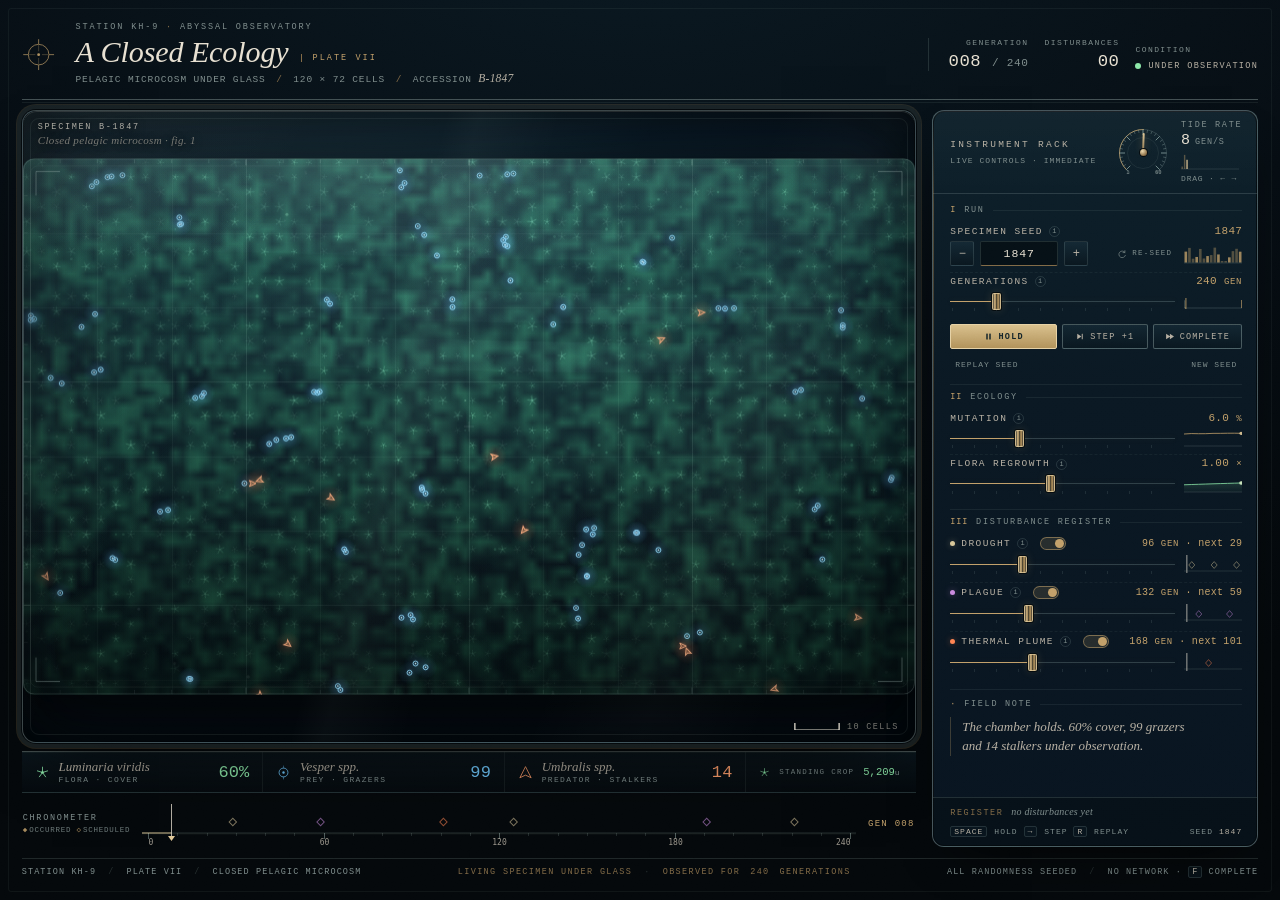
<file: rounds/round-1/dsp/index.html>
<!doctype html>
<html lang="en">
<head>
<meta charset="utf-8">
<meta name="viewport" content="width=device-width, initial-scale=1, viewport-fit=cover">
<meta name="color-scheme" content="dark">
<title>Plate VII · A Closed Ecology — Abyssal Observatory</title>
<meta name="description" content="A deterministic, seeded ecosystem under glass: luminous flora, vesper grazers and umbral stalkers, observed for 240 generations from Station KH-9.">
<style>
/* ============================================================================
   PLATE VII — A CLOSED ECOLOGY
   Station KH-9 · Abyssal Observatory
   Design: deep-sea naturalist instrument plate. Everything inline, no network.
   ========================================================================== */

:root{
  --void:#05090d;
  --plate:#08121a;
  --panel:#0b1a24;
  --raised:#10242f;
  --line:rgba(196,224,216,.14);
  --line-soft:rgba(196,224,216,.075);
  --line-strong:rgba(208,232,224,.30);
  --bone:#e8e1d2;
  --bone-dim:#b7b0a3;
  --mute:#7f8d8c;
  --brass:#c2a06a;
  --brass-dim:#826b47;
  --brass-hi:#e0c796;
  --flora:#8ce8a8;
  --prey:#6fc9ff;
  --pred:#ff9e6b;
  --drought:#d8c79a;
  --plague:#c98adf;
  --plume:#ff8452;
  --extinct:#e0705c;
  --serif:"Iowan Old Style","Palatino Linotype",Palatino,"Hoefler Text","Book Antiqua",Georgia,serif;
  --mono:ui-monospace,"SF Mono",SFMono-Regular,Menlo,Consolas,"Liberation Mono",monospace;
  --pad:clamp(14px,1.7vw,26px);
  --radius:14px;
  --console-w:352px;
  --ease:cubic-bezier(.32,.72,0,1);
}

*,*::before,*::after{box-sizing:border-box}
html{height:100%}
html,body{margin:0;padding:0}
body{
  height:100%;
  background:
    radial-gradient(120% 90% at 50% -10%, #0a1922 0%, #060d13 52%, #04080b 100%);
  color:var(--bone);
  font-family:var(--mono);
  font-size:12px;
  line-height:1.5;
  overflow:hidden;
  -webkit-font-smoothing:antialiased;
  text-rendering:optimizeLegibility;
}
::selection{background:rgba(194,160,106,.28);color:#fff8e8}

/* --- print grain --------------------------------------------------------- */
body::after{
  content:"";
  position:fixed;
  inset:-40px;
  z-index:1200;
  pointer-events:none;
  opacity:.05;
  mix-blend-mode:overlay;
  background-image:url("data:image/svg+xml,%3Csvg xmlns='http://www.w3.org/2000/svg' width='180' height='180'%3E%3Cfilter id='n'%3E%3CfeTurbulence type='fractalNoise' baseFrequency='.9' numOctaves='2' stitchTiles='stitch'/%3E%3CfeColorMatrix type='saturate' values='0'/%3E%3C/filter%3E%3Crect width='180' height='180' filter='url(%23n)'/%3E%3C/svg%3E");
}

/* --- element defaults ---------------------------------------------------- */
button{font:inherit;color:inherit;background:none;border:0;padding:0;cursor:pointer}
canvas{display:block}
h1,h2,h3,p,figure,ol,ul{margin:0;padding:0}
ol,ul{list-style:none}
svg{display:block}
[hidden]{display:none !important}

:focus{outline:none}
:focus-visible{
  outline:2px solid var(--bone);
  outline-offset:3px;
}
input:focus-visible,button:focus-visible,[tabindex]:focus-visible{
  box-shadow:0 0 0 6px rgba(194,160,106,.18);
  border-radius:2px;
}

.sr-only{
  position:absolute;width:1px;height:1px;padding:0;margin:-1px;overflow:hidden;
  clip:rect(0 0 0 0);white-space:nowrap;border:0;
}
.skip-link{
  position:fixed;left:14px;top:-60px;z-index:2000;
  background:var(--bone);color:#08121a;padding:8px 14px;border-radius:2px;
  font:600 10px var(--mono);letter-spacing:.14em;text-transform:uppercase;
  transition:top .2s var(--ease);
}
.skip-link:focus-visible{top:12px}

/* ============================================================================
   PLATE / PAGE
   ========================================================================== */
.plate{
  grid-template-columns:minmax(0,1fr);
  height:100dvh;
  min-height:600px;
  display:grid;
  grid-template-rows:auto minmax(0,1fr) auto;
  gap:clamp(8px,1.2vh,16px);
  padding:var(--pad);
  max-width:1760px;
  margin:0 auto;
  position:relative;
}
.plate::before{
  content:"";
  position:absolute;inset:calc(var(--pad) * .35);
  border:1px solid rgba(196,224,216,.055);
  border-radius:3px;
  pointer-events:none;
}

/* --- masthead ------------------------------------------------------------ */
.masthead{
  display:grid;
  grid-template-columns:auto minmax(0,1fr) auto;
  align-items:center;
  gap:clamp(12px,1.6vw,24px);
  padding-bottom:clamp(8px,1.3vh,14px);
  border-bottom:1px solid var(--line-strong);
  position:relative;
}
.masthead::after{
  content:"";
  position:absolute;left:0;right:0;bottom:-4px;height:1px;
  background:var(--line-soft);
}
.masthead__mark{
  width:clamp(30px,2.6vw,40px);
  height:clamp(30px,2.6vw,40px);
  color:var(--brass);
  opacity:.9;
}
.masthead__id{min-width:0}
.kicker{
  font:500 8.5px/1.3 var(--mono);
  letter-spacing:.22em;
  text-transform:uppercase;
  color:var(--mute);
  white-space:nowrap;
}
.kicker .dot{color:var(--brass-dim)}
.title{
  display:flex;
  align-items:baseline;
  gap:12px;
  margin-top:4px;
  font:italic 400 clamp(24px,2.35vw,34px)/1.02 var(--serif);
  letter-spacing:-.004em;
  color:var(--bone);
  white-space:nowrap;
}
.title__plate{
  font:500 8.5px/1 var(--mono);
  letter-spacing:.24em;
  text-transform:uppercase;
  color:var(--brass);
  border-left:1px solid var(--brass-dim);
  padding-left:11px;
  transform:translateY(-2px);
}
.plate-sub{
  margin-top:5px;
  font:9.5px/1.3 var(--mono);
  letter-spacing:.09em;
  text-transform:uppercase;
  color:var(--mute);
  white-space:nowrap;
}
.plate-sub .sep{color:var(--brass-dim);padding:0 4px}
.plate-sub em{font:italic 11.5px var(--serif);letter-spacing:.02em;text-transform:none;color:var(--bone-dim)}

.status-cluster{
  display:flex;
  align-items:flex-end;
  gap:clamp(14px,1.7vw,28px);
  padding-left:clamp(12px,1.5vw,22px);
  border-left:1px solid var(--line);
}
.status-block{text-align:right}
.status-block .kicker{font-size:8px;letter-spacing:.18em}
.status-value{
  margin-top:5px;
  font:500 clamp(15px,1.35vw,19px)/1 var(--mono);
  font-variant-numeric:tabular-nums;
  letter-spacing:.03em;
  color:var(--bone);
  white-space:nowrap;
}
.status-of{color:var(--mute);font-size:.64em;letter-spacing:.06em}
.status-block--state{text-align:left;min-width:118px}
.state{
  display:flex;align-items:center;gap:7px;
  margin-top:7px;
  font:500 8.5px/1 var(--mono);
  letter-spacing:.16em;
  text-transform:uppercase;
  color:var(--bone-dim);
  white-space:nowrap;
}
.pulse{
  width:6px;height:6px;border-radius:50%;
  background:var(--flora);
  box-shadow:0 0 0 0 rgba(140,232,168,.5);
  animation:pulse 3.2s ease-out infinite;
  flex:none;
}
.state.is-held .pulse{background:var(--drought);animation:none}
.state.is-complete .pulse{background:var(--brass);animation:none}
@keyframes pulse{
  0%{box-shadow:0 0 0 0 rgba(140,232,168,.45)}
  55%{box-shadow:0 0 0 7px rgba(140,232,168,0)}
  100%{box-shadow:0 0 0 0 rgba(140,232,168,0)}
}

/* ============================================================================
   WORKSPACE — stage + console
   ========================================================================== */
.workspace{
  min-height:0;
  display:grid;
  grid-template-columns:minmax(0,1fr) var(--console-w);
  gap:clamp(10px,1.3vw,18px);
}
.stage{
  position:relative;
  min-width:0;
  min-height:0;
  display:flex;
  flex-direction:column;
  gap:clamp(6px,.9vh,10px);
}
.live-view{
  min-height:0;
  flex:1;
  display:flex;
  flex-direction:column;
  gap:clamp(6px,.9vh,10px);
  transition:opacity .5s var(--ease), transform .6s var(--ease), filter .5s var(--ease);
}

/* --- vitrine (the glass chamber) ---------------------------------------- */
.vitrine.is-refresh{animation:chamber-refresh .52s var(--ease)}
@keyframes chamber-refresh{
  0%{opacity:.32;filter:saturate(.65) blur(1px);transform:scale(.997)}
  60%{opacity:.9}
  100%{opacity:1;filter:none;transform:none}
}
.vitrine{
  position:relative;
  flex:1;
  min-height:0;
  border-radius:var(--radius);
  overflow:hidden;
  isolation:isolate;
  background:
    radial-gradient(120% 95% at 50% -5%, #0e2431 0%, #081520 46%, #050c12 100%);
  border:1px solid rgba(208,232,224,.26);
  box-shadow:
    0 0 0 1px rgba(3,7,10,.9),
    0 0 0 5px rgba(13,29,38,.5),
    0 0 0 6px rgba(194,160,106,.16),
    inset 0 0 0 1px rgba(3,7,10,.85),
    inset 0 0 70px rgba(1,4,6,.7),
    0 30px 70px -30px rgba(0,0,0,.9);
}
.vitrine::before{
  content:"";
  position:absolute;inset:7px;z-index:4;
  border:1px solid rgba(208,232,224,.075);
  border-radius:9px;
  pointer-events:none;
}
#world{position:absolute;inset:0;width:100%;height:100%;z-index:1}
.vitrine__glass{
  position:absolute;inset:0;z-index:3;
  pointer-events:none;
  border-radius:var(--radius);
  background:
    linear-gradient(112deg,
      rgba(220,245,240,.055) 0%,
      rgba(220,245,240,.015) 16%,
      rgba(220,245,240,0) 26%,
      rgba(220,245,240,0) 64%,
      rgba(220,245,240,.028) 76%,
      rgba(220,245,240,0) 88%),
    radial-gradient(88% 52% at 20% -4%, rgba(170,225,220,.10), transparent 62%);
  box-shadow:
    inset 0 1px 0 rgba(232,248,244,.14),
    inset 0 0 90px rgba(1,4,7,.5);
}
.vitrine__glass::after{
  content:"";
  position:absolute;inset:-30%;
  background:linear-gradient(104deg,transparent 44%,rgba(210,245,238,.045) 46%,transparent 51%);
  animation:sheen 26s linear infinite;
  opacity:.7;
}
@keyframes sheen{
  from{transform:translateX(-26%)}
  to{transform:translateX(26%)}
}
.vitrine__caption{
  position:absolute;left:15px;top:12px;z-index:5;
  transition:opacity .35s ease;
  pointer-events:none;
  display:flex;flex-direction:column;gap:3px;
  text-shadow:0 1px 8px rgba(2,6,9,.9);
}
.cap-main{
  font:500 8.5px/1 var(--mono);letter-spacing:.2em;text-transform:uppercase;
  color:rgba(232,225,210,.72);
}
.cap-sub{
  font:italic 11px/1 var(--serif);letter-spacing:.03em;
  color:rgba(183,176,163,.62);
}
.vitrine.has-event .vitrine__caption{opacity:0}
.vitrine__scale{
  position:absolute;right:16px;bottom:12px;z-index:5;
  display:flex;align-items:flex-end;gap:7px;pointer-events:none;
}
.scale-bar{
  width:46px;height:7px;
  border:1px solid rgba(232,225,210,.5);
  border-top:0;
  background:linear-gradient(90deg,rgba(232,225,210,.5) 0 1px,transparent 1px calc(100% - 1px),rgba(232,225,210,.5) calc(100% - 1px));
}
.scale-label{
  font:8.5px/1 var(--mono);letter-spacing:.16em;text-transform:uppercase;
  color:rgba(232,225,210,.5);
  transform:translateY(2px);
}

/* catastrophe veil + banner */
.event-veil{
  position:absolute;inset:0;z-index:2;
  pointer-events:none;
  opacity:0;
  background:radial-gradient(115% 80% at 50% 6%, var(--veil,rgba(216,199,154,.16)) 0%, transparent 72%);
  transition:opacity 1.5s ease;
}
.event-veil.is-live{opacity:1}
.event-banner{
  position:absolute;left:50%;top:14px;z-index:6;
  transform:translate(-50%,-10px);
  display:flex;align-items:center;gap:13px;
  padding:7px 15px 8px;
  background:linear-gradient(180deg,rgba(7,16,23,.94),rgba(7,16,23,.82));
  border-top:1px solid color-mix(in srgb,var(--ev,var(--bone)) 55%,transparent);
  border-bottom:1px solid color-mix(in srgb,var(--ev,var(--bone)) 30%,transparent);
  box-shadow:0 10px 30px -12px rgba(0,0,0,.8);
  opacity:0;
  pointer-events:none;
  white-space:nowrap;
  transition:opacity .5s ease, transform .5s var(--ease);
}
.event-banner.is-live{opacity:1;transform:translate(-50%,0)}
.event-banner__no{
  font:500 8px/1 var(--mono);letter-spacing:.2em;text-transform:uppercase;
  color:var(--ev,var(--brass));
  border-right:1px solid var(--line);
  padding-right:12px;
}
.event-banner__title{
  font:500 9.5px/1 var(--mono);letter-spacing:.2em;text-transform:uppercase;color:var(--bone);
}
.event-banner__sub{font:italic 11px/1 var(--serif);color:var(--bone-dim)}

/* record-return floating action (review mode) */
.record-return{
  position:absolute;right:14px;top:12px;z-index:8;
  display:inline-flex;align-items:center;gap:7px;
}
.mobile-note,.mobile-plate,.mobile-transport{display:none}
.mobile-plate__body{
  margin-top:5px;max-width:52ch;
  font:italic 12.5px/1.55 var(--serif);color:var(--mute);
}
.mobile-plate__legend{
  display:flex;gap:16px;margin-top:8px;
  font:500 8px/1 var(--mono);letter-spacing:.14em;text-transform:uppercase;
}
.mobile-plate__legend span{display:inline-flex;align-items:center;gap:5px}

/* --- ledger strip -------------------------------------------------------- */
.ledger{
  display:grid;
  grid-template-columns:repeat(3,minmax(0,1fr)) minmax(98px,auto);
  border-top:1px solid var(--line-strong);
  border-bottom:1px solid var(--line);
  background:linear-gradient(180deg,rgba(16,36,47,.42),rgba(7,17,24,.18));
  box-shadow:inset 0 1px 0 rgba(196,224,216,.05);
}
.ledger__item{
  display:flex;align-items:center;gap:9px;
  padding:clamp(6px,.9vh,9px) clamp(9px,1vw,15px);
  min-width:0;
  border-right:1px solid var(--line-soft);
}
.ledger__item:last-child{border-right:0}
.glyph{width:15px;height:15px;flex:none}
.ledger__names{min-width:0}
.ledger__latin{
  display:block;
  font:italic 13px/1.1 var(--serif);
  color:var(--bone-dim);
  white-space:nowrap;overflow:hidden;text-overflow:ellipsis;
}
.ledger__label{
  display:block;margin-top:2px;
  font:500 8px/1 var(--mono);letter-spacing:.17em;text-transform:uppercase;color:var(--mute);
}
.ledger__count{
  margin-left:auto;flex:none;
  font:500 17px/1 var(--mono);
  font-variant-numeric:tabular-nums;
  color:var(--bone);
  letter-spacing:.01em;
  transition:color .3s ease;
}
.ledger__item.is-dying .ledger__count{color:var(--extinct)}
.ledger__biomass{padding-right:16px}
.ledger__meter{
  margin-top:5px;width:100%;height:2px;background:rgba(196,224,216,.12);position:relative;
}
.ledger__meter i{
  position:absolute;left:0;top:0;bottom:0;width:var(--v,0%);
  background:linear-gradient(90deg,var(--flora),#d9f4c8);
  opacity:.75;
  transition:width .5s var(--ease);
}
.ledger__pct{
  font:500 10.5px/1 var(--mono);color:var(--flora);font-variant-numeric:tabular-nums;
}
.ledger__pct .unit{color:var(--mute);font-size:8px}

/* --- chronometer ruler --------------------------------------------------- */
.chrono{
  display:grid;
  grid-template-columns:auto minmax(0,1fr) auto;
  align-items:center;
  gap:12px;
  min-height:46px;
  padding:0 1px;
}
.chrono__label{
  display:flex;flex-direction:column;gap:4px;
  font:500 8.5px/1 var(--mono);letter-spacing:.2em;text-transform:uppercase;color:var(--mute);
  white-space:nowrap;
}
.chrono__key{
  font:500 7.5px/1 var(--mono);letter-spacing:.1em;text-transform:uppercase;color:var(--mute);
  opacity:.85;
}
.chrono__key i{font-style:normal;color:var(--brass);letter-spacing:0;margin-right:2px}
.chrono__canvas-wrap{position:relative;min-width:0;height:46px}
#chrono{width:100%;height:46px;cursor:crosshair}
.chrono__now{
  font:500 9px/1 var(--mono);letter-spacing:.14em;text-transform:uppercase;
  color:var(--brass);white-space:nowrap;font-variant-numeric:tabular-nums;
}

/* ============================================================================
   INSTRUMENT RACK
   ========================================================================== */
.console{
  min-height:0;
  display:flex;flex-direction:column;
  border:1px solid var(--line-strong);
  border-radius:12px;
  background:
    linear-gradient(180deg,#0d202a 0%,#0a1823 38%,#081420 100%);
  box-shadow:
    inset 0 1px 0 rgba(220,240,235,.08),
    inset 0 0 0 1px rgba(3,8,12,.8),
    0 22px 48px -26px rgba(0,0,0,.9);
  position:relative;
  overflow:hidden;
}
.console::before{
  content:"";
  position:absolute;left:0;top:8px;bottom:8px;width:1px;
  background:linear-gradient(180deg,transparent,rgba(194,160,106,.4) 12%,rgba(194,160,106,.16) 60%,transparent);
  pointer-events:none;
}
.console__head{
  display:grid;
  grid-template-columns:minmax(0,1fr) auto;
  align-items:center;gap:10px;
  padding:10px 15px 9px 17px;
  border-bottom:1px solid var(--line);
  background:linear-gradient(180deg,rgba(255,255,255,.018),transparent);
}
.console__title{
  font:500 9.5px/1.3 var(--mono);letter-spacing:.24em;text-transform:uppercase;color:var(--bone-dim);
}
.console__sub{
  margin-top:4px;
  font:500 8px/1.3 var(--mono);letter-spacing:.13em;text-transform:uppercase;color:var(--mute);
}
.console__body{
  flex:1;min-height:0;
  display:flex;flex-direction:column;
  overflow-y:auto;overflow-x:hidden;
  padding:4px 15px 6px 17px;
  scrollbar-width:thin;
  scrollbar-color:rgba(194,160,106,.35) transparent;
  overscroll-behavior:contain;
}
.console__body::-webkit-scrollbar{width:5px}
.console__body::-webkit-scrollbar-thumb{background:rgba(194,160,106,.3);border-radius:3px}
.console__body::-webkit-scrollbar-track{background:transparent}
.console__foot{
  padding:8px 15px 9px 17px;
  border-top:1px solid var(--line);
  background:rgba(4,10,14,.4);
}

/* --- tide dial in the rack head ----------------------------------------- */
.tide{display:grid;grid-template-columns:auto auto;align-items:center;gap:11px}
.tide__dial{
  width:54px;height:54px;position:relative;flex:none;
  cursor:grab;touch-action:none;border-radius:50%;
}
.tide__dial:active{cursor:grabbing}
.tide__dial:focus-visible{outline:2px solid var(--bone);outline-offset:4px}
#tide-dial-canvas{position:absolute;inset:0;width:100%;height:100%}
.tide__needle{
  position:absolute;left:50%;top:50%;
  width:1.5px;height:20px;margin-left:-.75px;margin-top:-20px;
  transform-origin:50% 100%;
  background:linear-gradient(180deg,var(--brass-hi),var(--brass-dim));
  box-shadow:0 0 7px rgba(194,160,106,.4);
  border-radius:1px;
  pointer-events:none;
}
.tide__cap{
  position:absolute;left:50%;top:50%;width:7px;height:7px;margin:-3.5px;
  border-radius:50%;
  background:radial-gradient(circle at 35% 30%,#f0dcb0,#82643c 75%);
  box-shadow:0 0 0 1px rgba(4,9,12,.95);
  pointer-events:none;
}
.tide__info{min-width:0}
.tide__label{
  font:500 8.5px/1 var(--mono);letter-spacing:.2em;text-transform:uppercase;color:var(--mute);
}
.tide__value{
  display:flex;align-items:baseline;gap:5px;
  margin-top:3px;
  font:500 15px/1 var(--mono);color:var(--bone);font-variant-numeric:tabular-nums;
}
.tide__value .unit{font-size:8.5px;letter-spacing:.1em;color:var(--mute);text-transform:uppercase}
.tide__hint{
  margin-top:3px;
  font:8px/1.3 var(--mono);letter-spacing:.1em;text-transform:uppercase;color:var(--mute);
  white-space:nowrap;
}
.spark--tide{width:54px;height:18px;opacity:.9;margin:3px 0 1px}

/* --- rack groups --------------------------------------------------------- */
.rack-group{padding:8px 0 9px;border-bottom:1px solid var(--line-soft);flex:none}
.rack-group:last-child{border-bottom:0;padding-bottom:4px}
.rack-group__title{
  display:flex;align-items:center;gap:8px;
  margin-bottom:8px;
  font:500 8.5px/1 var(--mono);letter-spacing:.2em;text-transform:uppercase;color:var(--mute);
}
.rack-group__title b{color:var(--brass);font-weight:500;letter-spacing:.1em}
.rack-group__title::after{
  content:"";flex:1;height:1px;background:var(--line-soft);
}

/* --- control rows -------------------------------------------------------- */
.ctl{padding:3px 0 6px;position:relative}
.ctl + .ctl{border-top:1px dashed rgba(196,224,216,.055)}
.ctl__top{
  display:flex;align-items:baseline;justify-content:space-between;gap:8px;
  margin-bottom:4px;
}
.ctl__label{
  display:inline-flex;align-items:center;gap:6px;
  font:500 9.5px/1.2 var(--mono);letter-spacing:.15em;text-transform:uppercase;
  color:var(--bone-dim);
}
.ctl__value{
  font:500 11px/1 var(--mono);letter-spacing:.03em;
  color:var(--brass);font-variant-numeric:tabular-nums;white-space:nowrap;
}
.ctl__value .unit{font-size:9px;letter-spacing:.08em;color:var(--brass);text-transform:uppercase}
.ctl__unit{color:var(--brass);font-size:9px;letter-spacing:.09em;text-transform:uppercase}
.ctl__track{display:flex;align-items:center;gap:9px}
.range-wrap{position:relative;flex:1;min-width:0;display:flex;align-items:center;height:18px}
.range-wrap::after{
  content:"";position:absolute;left:2px;right:2px;bottom:-1px;height:3px;
  background:repeating-linear-gradient(90deg,rgba(196,224,216,.2) 0 1px,transparent 1px 10%);
  opacity:.55;pointer-events:none;
}
.spark{width:58px;height:20px;flex:none;opacity:.92}

/* range — custom brass slider */
input[type="range"]{
  -webkit-appearance:none;appearance:none;
  width:100%;height:18px;margin:0;padding:0;
  background:transparent;cursor:ew-resize;
  --fill:50%;
}
input[type="range"]::-webkit-slider-runnable-track{
  height:1px;
  background:linear-gradient(90deg,
    var(--brass) 0 var(--fill),
    rgba(196,224,216,.2) var(--fill) 100%);
  box-shadow:0 0 6px rgba(194,160,106,.14);
}
input[type="range"]::-webkit-slider-thumb{
  -webkit-appearance:none;appearance:none;
  width:9px;height:17px;margin-top:-8px;
  border-radius:2px;
  border:1px solid rgba(224,199,150,.85);
  background:
    repeating-linear-gradient(90deg,rgba(6,12,16,.5) 0 1px,transparent 1px 3px),
    linear-gradient(90deg,#d8bd8c,#8a7248 60%,#c2a06a);
  box-shadow:
    0 0 0 1px rgba(4,9,12,.9),
    0 0 10px rgba(194,160,106,.22);
  transition:box-shadow .15s ease;
}
input[type="range"]:hover::-webkit-slider-thumb{box-shadow:0 0 0 1px rgba(4,9,12,.9),0 0 14px rgba(224,199,150,.45)}
input[type="range"]:focus-visible{outline:none;box-shadow:none}
input[type="checkbox"]:focus-visible{outline:none;box-shadow:none}
.tide__dial:focus-visible{box-shadow:none}
input[type="range"]:focus-visible::-webkit-slider-thumb{
  border-color:var(--bone);
  box-shadow:0 0 0 1px #05090d,0 0 0 4px rgba(232,225,210,.9),0 0 0 8px rgba(194,160,106,.22),0 0 18px rgba(224,199,150,.5);
}
input[type="range"]::-moz-range-track{
  height:1px;background:rgba(196,224,216,.2);
}
input[type="range"]::-moz-range-progress{height:1px;background:var(--brass)}
input[type="range"]::-moz-range-thumb{
  width:8px;height:16px;border-radius:2px;
  border:1px solid rgba(224,199,150,.85);
  background:linear-gradient(90deg,#d8bd8c,#8a7248 60%,#c2a06a);
  box-shadow:0 0 0 1px rgba(4,9,12,.9);
}
input[type="range"]:focus-visible::-moz-range-thumb{
  border-color:var(--bone);
  box-shadow:0 0 0 4px rgba(232,225,210,.85),0 0 0 8px rgba(194,160,106,.2);
}
input[type="range"]:disabled{opacity:.4;cursor:not-allowed}

/* seed row */
.seed-row{display:flex;align-items:center;gap:6px}
.seed-input{
  width:78px;
  background:rgba(4,11,15,.65);
  border:1px solid var(--line);
  border-bottom-color:var(--brass-dim);
  color:var(--bone);
  font:500 11.5px/1 var(--mono);
  letter-spacing:.08em;
  font-variant-numeric:tabular-nums;
  text-align:center;
  padding:5px 4px;
  border-radius:2px;
  -moz-appearance:textfield;
}
.seed-input::-webkit-inner-spin-button,.seed-input::-webkit-outer-spin-button{-webkit-appearance:none;margin:0}
.seed-input:hover{border-color:var(--line-strong)}
.seed-input:focus-visible{
  border-color:rgba(194,160,106,.7);
  box-shadow:0 0 0 3px rgba(194,160,106,.16);
}
.step-btn{
  width:24px;height:25px;flex:none;
  display:inline-flex;align-items:center;justify-content:center;
  border:1px solid var(--line);border-radius:2px;
  background:linear-gradient(180deg,rgba(22,44,56,.8),rgba(9,22,30,.8));
  color:var(--bone-dim);
  font:500 12px/1 var(--mono);
  transition:border-color .15s,color .15s,background .15s;
}
.step-btn:hover{border-color:rgba(194,160,106,.5);color:var(--bone)}
.step-btn:active{transform:translateY(1px)}
.seed-reroll{
  margin-left:auto;
  display:inline-flex;align-items:center;gap:5px;
  color:var(--mute);
  font:500 7.5px/1 var(--mono);letter-spacing:.16em;text-transform:uppercase;
  padding:5px 2px;
  transition:color .15s;
  white-space:nowrap;
}
.seed-reroll:hover{color:var(--brass)}
.seed-reroll svg{width:10px;height:10px}
.seed-row .spark{margin-left:4px}

/* event control */
.ctl--event{padding-bottom:8px}
.event-label{display:inline-flex;align-items:center;gap:7px}
.event-dot{
  width:5px;height:5px;border-radius:50%;flex:none;
  background:var(--evc,var(--brass));
  box-shadow:0 0 6px color-mix(in srgb,var(--evc,var(--brass)) 40%,transparent);
}
.ctl--event .ctl__value{font-size:10px;color:var(--brass)}
.ctl--event.is-off{opacity:.5}
.ctl--event.is-off .ctl__value{color:var(--mute)}
.ctl--event .ctl__nextline{
  display:flex;justify-content:space-between;margin-top:3px;
  font:7.5px/1 var(--mono);letter-spacing:.12em;text-transform:uppercase;color:var(--mute);
}
.ctl--event .ctl__nextline b{font-weight:500;color:var(--evc,var(--brass));letter-spacing:.1em}
.switch{display:inline-flex;align-items:center;position:relative;flex:none;margin-left:6px}
.switch__input{position:absolute;inset:0;width:100%;height:100%;margin:0;opacity:0;cursor:pointer;z-index:1}
.switch__track{
  width:26px;height:13px;border-radius:8px;
  border:1px solid var(--line-strong);
  background:rgba(4,10,14,.7);
  position:relative;transition:background .2s,border-color .2s;
}
.switch__track::after{
  content:"";position:absolute;left:1px;top:1px;width:9px;height:9px;border-radius:50%;
  background:var(--brass-dim);
  transition:transform .22s var(--ease),background .2s;
}
.switch__input:hover + .switch__track{border-color:rgba(194,160,106,.6)}
.switch__input:checked + .switch__track{background:rgba(194,160,106,.16);border-color:rgba(194,160,106,.55)}
.switch__input:checked + .switch__track::after{transform:translateX(13px);background:var(--brass)}
.switch__input:focus-visible + .switch__track{
  outline:2px solid var(--bone);outline-offset:2px;
}

/* transport */
.transport{display:grid;grid-template-columns:1.25fr 1fr 1.05fr;gap:5px;margin-top:7px}
.transport--quiet{display:flex;justify-content:space-between;align-items:center;gap:8px;margin-top:6px}
.btn{
  display:inline-flex;align-items:center;justify-content:center;gap:6px;
  padding:7px 8px;
  font:500 8.5px/1 var(--mono);letter-spacing:.14em;text-transform:uppercase;
  color:var(--bone-dim);
  border:1px solid var(--line-strong);
  border-radius:2px;
  background:linear-gradient(180deg,rgba(22,44,56,.7),rgba(9,22,30,.72));
  transition:border-color .15s,color .15s,background .15s,transform .08s;
  white-space:nowrap;
  user-select:none;
}
.btn:hover{border-color:rgba(194,160,106,.55);color:var(--bone);background:linear-gradient(180deg,rgba(30,56,68,.8),rgba(11,26,35,.8))}
.btn:active{transform:translateY(1px);transition-duration:.09s, .09s, .09s, .09s}
.btn:disabled{opacity:.38;cursor:not-allowed;transform:none}
.btn svg{width:9px;height:9px;flex:none}
.btn--primary{
  color:#13242a;
  background:linear-gradient(180deg,#d9c08c,#b1925a);
  border-color:#e6d2a5;
  font-weight:600;
}
.btn--primary:hover{background:linear-gradient(180deg,#e5cf9f,#bb9a60);border-color:#f0dfb4;color:#0d1a1f}
.btn--primary.is-held{background:linear-gradient(180deg,#e3b98c,#bd8d58);border-color:#f0d3ac}
.btn--quiet{
  background:transparent;border-color:transparent;
  color:var(--mute);padding:5px 4px;
  letter-spacing:.12em;font-size:8px;
}
.btn--quiet:hover{color:var(--brass);background:transparent;border-color:transparent}
.btn--ghost{
  background:transparent;
  border-color:var(--line);
}
.console__foot{display:flex;flex-direction:column;gap:7px}
.register{
  display:flex;align-items:baseline;gap:8px;min-height:14px;
  font:8.5px/1.25 var(--mono);letter-spacing:.08em;color:var(--mute);
}
.register__label{letter-spacing:.18em;text-transform:uppercase;color:var(--brass-dim);flex:none}
.register__list{display:flex;gap:10px;flex-wrap:nowrap;overflow:hidden;min-width:0}
.register__item{display:inline-flex;align-items:center;gap:4px;white-space:nowrap;flex:none}
.register__item b{font-weight:500;color:var(--bone-dim);letter-spacing:.06em}
.register__empty{font-style:italic;font-family:var(--serif);font-size:10px;letter-spacing:.02em;color:var(--mute)}
.rack-group--note{
  display:flex;flex-direction:column;justify-content:flex-start;
  border-bottom:0;padding-top:10px;
  flex:1 1 auto;min-height:54px;
}
.field-note{
  font:italic 13px/1.5 var(--serif);
  color:var(--bone-dim);
  max-width:38ch;
  padding-left:11px;
  border-left:1px solid rgba(194,160,106,.28);
  min-height:38px;
}
.field-note b{font-style:normal;font-weight:400;color:var(--brass);letter-spacing:.02em}
.hint-row{
  display:flex;justify-content:space-between;gap:8px;
  font:8px/1.35 var(--mono);letter-spacing:.13em;text-transform:uppercase;color:var(--mute);
}
.hint-row kbd{
  font:inherit;color:var(--bone-dim);
  border:1px solid var(--line);border-radius:2px;padding:0 3px;margin-right:1px;
  background:rgba(10,24,32,.6);
}

/* ============================================================================
   RECORD (end-of-run dashboard)
   ========================================================================== */
.record{
  position:absolute;inset:0;z-index:7;
  display:grid;
  grid-template-rows:auto minmax(0,.92fr) minmax(0,1.34fr) auto;
  gap:clamp(7px,1vh,11px);
  padding:clamp(9px,1.1vw,15px);
  background:linear-gradient(180deg,rgba(8,19,26,.95),rgba(5,11,16,.98));
  border:1px solid var(--line-soft);
  border-radius:var(--radius);
  box-shadow:0 26px 70px -34px rgba(0,0,0,.95),inset 0 1px 0 rgba(232,225,210,.04);
  opacity:0;
  transform:translateY(14px);
  pointer-events:none;
  transition:opacity .55s var(--ease),transform .6s var(--ease);
}
.stage.is-complete .record{opacity:1;transform:none;pointer-events:auto}
.stage.is-complete .live-view{opacity:.16;filter:blur(1.5px);transform:scale(.994);pointer-events:none}
.stage.is-review .record{opacity:0;pointer-events:none;transform:translateY(8px)}
.stage.is-review .live-view{opacity:1;filter:none;transform:none;pointer-events:auto}
.stage.is-review .record-return{display:inline-flex}

.record__head{
  display:flex;align-items:flex-end;justify-content:space-between;gap:16px;
  padding-bottom:9px;
  border-bottom:1px solid var(--line-strong);
}
.record__title{
  margin-top:3px;
  font:italic 400 clamp(21px,1.9vw,27px)/1.03 var(--serif);
  color:var(--bone);letter-spacing:-.004em;
}
.record__meta{
  margin-top:5px;
  font:8.5px/1.35 var(--mono);letter-spacing:.15em;text-transform:uppercase;color:var(--mute);
}
.record__meta b{color:var(--brass);font-weight:500}
.record__right{display:flex;align-items:flex-end;gap:14px}
.record__chips{display:flex;gap:6px}
.chip{
  display:flex;align-items:center;gap:6px;
  padding:5px 8px;
  border:1px solid var(--line);
  background:rgba(8,20,27,.55);
}
.chip .glyph{width:11px;height:11px}
.chip__num{font:500 11px/1 var(--mono);color:var(--bone);font-variant-numeric:tabular-nums}
.chip__lbl{font:8px/1 var(--mono);letter-spacing:.12em;text-transform:uppercase;color:var(--mute)}
.chip--extinct{border-color:rgba(224,112,92,.4)}
.chip--extinct .chip__num{color:var(--extinct)}
.record__actions{display:flex;gap:6px;flex-wrap:wrap;justify-content:flex-end}
.record-controls{display:none}
@media (max-width:960px){
  body.record-open .drawer-toggle{display:none}
  .record-controls{display:inline-flex}
  .record{scroll-margin-top:10px}
}

.chart-figure{
  min-height:0;
  display:flex;flex-direction:column;
  border:1px solid var(--line);
  background:linear-gradient(180deg,rgba(9,22,29,.6),rgba(6,15,21,.34));
  position:relative;
  overflow:hidden;
}
.chart-figure figcaption{
  display:flex;align-items:baseline;gap:9px;
  padding:7px 12px 0;
  font:500 9px/1 var(--mono);letter-spacing:.17em;text-transform:uppercase;color:var(--bone-dim);
  flex:none;
}
.chart-figure figcaption span{
  font:italic 11px/1 var(--serif);letter-spacing:.02em;text-transform:none;color:var(--mute);
}
.chart-wrap{position:relative;flex:1;min-height:0}
.chart-wrap canvas{position:absolute;inset:0;width:100%;height:100%}
.record__foot{
  display:flex;align-items:center;justify-content:space-between;gap:12px;
  font:8.5px/1.35 var(--mono);letter-spacing:.13em;text-transform:uppercase;color:var(--mute);
  border-top:1px solid var(--line-soft);
  padding-top:7px;
}
.record__foot em{font:italic 10.5px var(--serif);letter-spacing:.02em;text-transform:none;color:var(--bone-dim)}

/* ============================================================================
   TOOLTIP · DRAWER · COLOPHON
   ========================================================================== */
.tooltip{
  position:fixed;left:0;top:0;z-index:1500;
  width:max-content;max-width:252px;
  padding:10px 12px 9px;
  background:linear-gradient(180deg,#132a35,#0a1822);
  border:1px solid rgba(194,160,106,.42);
  box-shadow:0 18px 40px -14px rgba(0,0,0,.9),inset 0 1px 0 rgba(232,225,210,.07);
  color:var(--bone-dim);
  font:10.5px/1.5 var(--mono);
  pointer-events:none;
  opacity:0;
  transform:translateY(4px);
  transition:opacity .16s ease,transform .16s var(--ease);
}
.tooltip.is-open{opacity:1;transform:none}
.tooltip__title{
  display:block;margin-bottom:5px;
  font:500 8.5px/1.2 var(--mono);letter-spacing:.18em;text-transform:uppercase;color:var(--brass);
}
.tooltip__body{display:block;color:var(--bone-dim)}
.tooltip__range{
  display:block;margin-top:7px;padding-top:6px;
  border-top:1px solid var(--line-soft);
  font:8.5px/1.4 var(--mono);letter-spacing:.08em;text-transform:uppercase;color:var(--mute);
}

/* info affordance */
.info{
  width:11px;height:11px;flex:none;
  display:inline-flex;align-items:center;justify-content:center;
  border:1px solid var(--line);border-radius:50%;
  color:var(--mute);font:500 7px/1 var(--mono);
  cursor:help;
  transition:color .15s,border-color .15s;
}
.info:hover,.info:focus-visible{color:var(--brass);border-color:rgba(194,160,106,.6)}
.info:focus-visible{outline:2px solid var(--bone);outline-offset:1px}

/* mobile instrument drawer */
.drawer-scrim{
  position:fixed;inset:0;z-index:65;
  background:rgba(3,7,10,.62);
  backdrop-filter:blur(2px);
  opacity:0;pointer-events:none;
  transition:opacity .3s ease;
  display:none;
}
.drawer-toggle{
  position:fixed;right:14px;bottom:14px;z-index:72;
  display:none;align-items:center;gap:8px;
  padding:10px 14px;
  border:1px solid rgba(194,160,106,.5);
  background:linear-gradient(180deg,#152f3b,#0b1a24);
  color:var(--bone);
  font:500 8.5px/1 var(--mono);letter-spacing:.18em;text-transform:uppercase;
  box-shadow:0 16px 34px -12px rgba(0,0,0,.9);
  border-radius:2px;
}
.drawer-toggle svg{width:13px;height:13px;color:var(--brass)}

/* colophon */
.colophon{
  display:flex;align-items:center;justify-content:space-between;gap:14px;
  flex-wrap:wrap;
  padding-top:8px;
  border-top:1px solid var(--line);
  font:8.5px/1.3 var(--mono);letter-spacing:.13em;text-transform:uppercase;color:var(--mute);
}
.colophon p{display:flex;align-items:center;gap:10px;white-space:nowrap}
.colophon .colophon__mid{color:var(--brass-dim);letter-spacing:.16em}
.colophon kbd{
  font:inherit;color:var(--bone-dim);
  border:1px solid var(--line);border-radius:2px;padding:0 3px;
  background:rgba(10,24,32,.6);
}
.colophon .sep{color:rgba(196,224,216,.18);padding:0 2px}

/* ============================================================================
   RESPONSIVE
   ========================================================================== */
@media (max-height:840px) and (min-width:961px){
  .plate{--pad:14px}
  .rack-group--note{display:none}
  .console__foot{padding-bottom:8px}
  .hint-row{font-size:7.5px}
  .register{font-size:8px;gap:5px;min-height:12px}
  .console__foot{padding-top:7px;padding-bottom:7px}
  .transport--quiet{margin-top:4px}
  .register__empty{font-size:9.5px}
  .console__head{padding-top:9px;padding-bottom:8px}
  .tide__dial{width:46px;height:46px}
  .tide__needle{height:17px;margin-top:-17px}
  .rack-group{padding-top:7px;padding-bottom:7px}
  .ctl{padding-top:3px;padding-bottom:5px}
  .ctl__top{margin-bottom:3px}
  .transport{margin-top:7px}
  .btn{padding:6px 7px}
  .ledger__item{padding-top:6px;padding-bottom:6px}
  .title{font-size:clamp(22px,2vw,28px)}
}

@media (max-width:1320px){
  :root{--console-w:326px}
  .status-cluster{gap:16px}
}
@media (max-width:1180px){
  .colophon__mid{display:none}
  .colophon p{white-space:normal}
  .console__sub{display:none}
  .ledger__biomass{display:none}
  .ledger{grid-template-columns:repeat(3,minmax(0,1fr))}
  :root{--console-w:306px}
  .plate-sub .hide-md{display:none}
  .status-block--state{min-width:0}
  .title__plate{display:none}
}
@media (max-width:960px){
  body{overflow:auto}
  .plate{height:auto;min-height:100dvh;gap:12px;padding-bottom:100px;display:flex;flex-direction:column}
  .colophon{margin-top:auto;width:100%}
  .mobile-note{
    display:block;
    padding:9px 2px 0;
    border-top:1px solid var(--line-soft);
  }
  .mobile-note .kicker{color:var(--brass-dim)}
  .mobile-note .field-note{
    font-size:13px;line-height:1.5;min-height:0;max-width:52ch;
    border-left:0;padding-left:0;color:var(--bone-dim);margin-top:4px;
  }
  .mobile-plate{
    display:block;
    padding:10px 2px 0;
    border-top:1px solid var(--line-soft);
  }
  .mobile-transport{
    display:grid;
    grid-template-columns:1.25fr 1fr 1.05fr;
    gap:6px;
    padding-top:10px;
    border-top:1px solid var(--line-soft);
  }
  .plate::before{display:none}
  .workspace{grid-template-columns:1fr}
  .masthead{grid-template-columns:auto minmax(0,1fr);row-gap:10px}
  .status-cluster{
    grid-column:1 / -1;
    justify-content:space-between;
    padding-left:0;border-left:0;
    border-top:1px solid var(--line-soft);
    padding-top:9px;
    align-items:center;
  }
  .status-block--state{text-align:right}
  .stage{min-height:0}
  .live-view{flex:none}
  .vitrine.is-refresh{animation:chamber-refresh .52s var(--ease)}
@keyframes chamber-refresh{
  0%{opacity:.32;filter:saturate(.65) blur(1px);transform:scale(.997)}
  60%{opacity:.9}
  100%{opacity:1;filter:none;transform:none}
}
.vitrine{flex:none;aspect-ratio:5/3;min-height:300px}
  .record{position:static;display:none;opacity:1;transform:none;pointer-events:auto;grid-template-rows:auto minmax(220px,auto) minmax(320px,auto) auto}
  .stage.is-complete .live-view{display:none}
  .stage.is-complete .record{display:grid}
  .stage.is-review .live-view{display:flex}
  .stage.is-review .record{display:none}
  .chart-figure{min-height:220px}
  .chart-figure--genes{min-height:340px}
  .console{
    position:fixed;left:10px;right:10px;bottom:10px;
    max-height:min(74dvh,640px);
    z-index:70;
    transform:translateY(calc(100% + 24px));
    transition:transform .42s var(--ease);
    box-shadow:0 30px 70px -18px rgba(0,0,0,.95);
  }
  body.drawer-open .console{transform:none}
  body.drawer-open{overflow:hidden}
  .drawer-toggle{display:inline-flex}
  .drawer-scrim{display:block}
  body.drawer-open .drawer-scrim{opacity:1;pointer-events:auto}
  .console__body{padding-bottom:16px}
  .colophon{flex-wrap:wrap;gap:8px;padding-bottom:8px}
  .colophon .colophon__mid{display:none}
  .title{white-space:normal}
  .plate-sub{white-space:normal}
}
@media (max-width:460px){
  .ledger__label{display:none}
  .mobile-plate__body{font-size:12px}
}
@media (max-width:680px){
  .chart-figure--genes .chart-wrap{
    overflow-x:auto;overflow-y:hidden;
    scrollbar-width:thin;scrollbar-color:rgba(194,160,106,.35) transparent;
  }
  .chart-figure--genes .chart-wrap::-webkit-scrollbar{height:5px}
  .chart-figure--genes .chart-wrap::-webkit-scrollbar-thumb{background:rgba(194,160,106,.3);border-radius:3px}
  .chart-figure--genes .chart-wrap canvas{
    position:relative;inset:auto;width:680px;height:100%;min-height:330px;
  }
  .chart-figure--genes figcaption::after{
    content:"pan →";margin-left:auto;
    font:500 8px var(--mono);letter-spacing:.14em;color:var(--brass);
  }

  :root{--pad:12px}
  .masthead__mark{display:none}
  .masthead{grid-template-columns:minmax(0,1fr)}
  .title{font-size:24px;flex-wrap:wrap;gap:8px}
  .status-value{font-size:15px}
  .status-cluster{gap:12px}
  .ledger{grid-template-columns:repeat(3,minmax(0,1fr))}
  .ledger__biomass{display:none}
  .ledger__latin{
    font-size:9.5px;white-space:normal;line-height:1.1;letter-spacing:0;
    display:-webkit-box;-webkit-line-clamp:2;-webkit-box-orient:vertical;overflow:hidden;
  }
  .ledger__count{font-size:14px}
  .ledger__item{gap:6px;padding:7px 7px;align-items:flex-start}
  .ledger__label{letter-spacing:.12em;font-size:7.5px}
  .vitrine__caption{right:12px}
  .vitrine.has-event .vitrine__caption{opacity:0}
  .vitrine.is-refresh{animation:chamber-refresh .52s var(--ease)}
@keyframes chamber-refresh{
  0%{opacity:.32;filter:saturate(.65) blur(1px);transform:scale(.997)}
  60%{opacity:.9}
  100%{opacity:1;filter:none;transform:none}
}
.vitrine{min-height:240px;border-radius:10px}
  .cap-sub{display:none}
  .event-banner{max-width:calc(100% - 24px);white-space:normal;gap:8px;padding:6px 10px}
  .event-banner__sub{display:none}
  .event-banner__title{font-size:8.5px;letter-spacing:.14em}
  .chrono__label{display:none}
  .chrono{grid-template-columns:minmax(0,1fr) auto}
  .record__head{flex-wrap:wrap;gap:10px}
  .record__right{width:100%;justify-content:space-between}
  .record__chips{flex-wrap:wrap}
  .chart-figure--genes{min-height:380px}
  .colophon p:nth-child(2){display:none}
  .tooltip{max-width:210px}
  .console{left:6px;right:6px;bottom:6px;max-height:78dvh}
  .drawer-toggle{right:10px;bottom:10px}
}
@media (prefers-reduced-motion:reduce){
  *,*::before,*::after{
    animation-duration:.001ms !important;
    animation-iteration-count:1 !important;
    transition-duration:.001ms !important;
    scroll-behavior:auto !important;
  }
  .vitrine__glass::after{display:none}
}
</style>
</head>
<body>
<a class="skip-link" href="#console">Skip to instruments</a>

<svg aria-hidden="true" focusable="false" width="0" height="0" style="position:absolute">
  <defs>
    <symbol id="g-flora" viewBox="0 0 24 24">
      <g fill="none" stroke="currentColor" stroke-width="1.3" stroke-linecap="round">
        <path d="M12 12 L12 3.4 M12 12 L20.2 9.4 M12 12 L17 18.9 M12 12 L7 18.9 M12 12 L3.8 9.4"/>
        <circle cx="12" cy="12" r="2.1" fill="currentColor" stroke="none"/>
      </g>
    </symbol>
    <symbol id="g-prey" viewBox="0 0 24 24">
      <g fill="none" stroke="currentColor" stroke-width="1.3">
        <circle cx="12" cy="12" r="7.1"/>
        <circle cx="12" cy="12" r="1.9" fill="currentColor" stroke="none"/>
        <path d="M12 1.6v3.2M12 19.2v3.2" stroke-linecap="round" opacity=".55"/>
      </g>
    </symbol>
    <symbol id="g-pred" viewBox="0 0 24 24">
      <path d="M12 2.6 L21 20.4 L12 16.2 L3 20.4 Z" fill="none" stroke="currentColor" stroke-width="1.3" stroke-linejoin="round"/>
    </symbol>
    <symbol id="g-mark" viewBox="0 0 44 44">
      <g fill="none" stroke="currentColor" stroke-width="1">
        <circle cx="22" cy="22" r="13.6"/>
        <circle cx="22" cy="22" r="1.9" fill="currentColor" stroke="none"/>
        <path d="M22 1.6v6.6M22 35.8v6.6M1.6 22h6.6M35.8 22h6.6"/>
        <path d="M22 9.4v8.2M22 26.4v8.2M9.4 22h8.2M26.4 22h8.2" opacity=".45"/>
      </g>
    </symbol>
    <symbol id="g-arrow" viewBox="0 0 24 24">
      <path d="M4 12h14M13 6l6 6-6 6" fill="none" stroke="currentColor" stroke-width="1.6" stroke-linecap="round" stroke-linejoin="round"/>
    </symbol>
    <symbol id="g-reroll" viewBox="0 0 24 24">
      <path d="M19 8a8 8 0 1 0 1.2 7.4M19 4v4.6h-4.6" fill="none" stroke="currentColor" stroke-width="1.6" stroke-linecap="round" stroke-linejoin="round"/>
    </symbol>
    <symbol id="g-sliders" viewBox="0 0 24 24">
      <g fill="none" stroke="currentColor" stroke-width="1.6" stroke-linecap="round">
        <path d="M4 7h9M17 7h3M4 17h3M11 17h9"/>
        <circle cx="15" cy="7" r="2.1"/><circle cx="9" cy="17" r="2.1"/>
      </g>
    </symbol>
    <symbol id="g-pause" viewBox="0 0 24 24">
      <g fill="currentColor"><rect x="6" y="4" width="4" height="16" rx="1"/><rect x="14" y="4" width="4" height="16" rx="1"/></g>
    </symbol>
    <symbol id="g-play" viewBox="0 0 24 24">
      <path d="M7 4.5v15l13-7.5z" fill="currentColor"/>
    </symbol>
    <symbol id="g-step" viewBox="0 0 24 24">
      <path d="M6 4.5v15L17 12z" fill="currentColor"/><rect x="18" y="4.5" width="2.6" height="15" rx=".8" fill="currentColor"/>
    </symbol>
    <symbol id="g-fast" viewBox="0 0 24 24">
      <path d="M3 4.5v15L14 12zM13 4.5v15L24 12z" fill="currentColor"/>
    </symbol>
  </defs>
</svg>

<main class="plate" id="plate">
  <header class="masthead">
    <svg class="masthead__mark" aria-hidden="true"><use href="#g-mark"/></svg>
    <div class="masthead__id">
      <p class="kicker">Station KH-9 <span class="dot">·</span> Abyssal Observatory</p>
      <h1 class="title"><span>A Closed Ecology</span><span class="title__plate" aria-hidden="true">Plate VII</span></h1>
      <p class="plate-sub">
        Pelagic microcosm under glass
        <span class="sep">/</span> 120 × 72 cells
        <span class="hide-md"><span class="sep">/</span> accession <em id="accession">B-1847</em></span>
      </p>
    </div>
    <div class="status-cluster">
      <div class="status-block">
        <p class="kicker">Generation</p>
        <p class="status-value"><span id="gen-now">000</span> <span class="status-of">/ <span id="gen-total">240</span></span></p>
      </div>
      <div class="status-block">
        <p class="kicker">Disturbances</p>
        <p class="status-value" id="event-count">00</p>
      </div>
      <div class="status-block status-block--state">
        <p class="kicker">Condition</p>
        <p class="state" id="state-block"><span class="pulse" id="state-dot"></span><span id="state-label">Under observation</span></p>
      </div>
    </div>
  </header>

  <div class="workspace">
    <section class="stage" id="stage" aria-label="Living specimen chamber">
      <div class="live-view" id="live-view">
        <div class="vitrine" id="vitrine">
          <canvas id="world" role="img"
            aria-label="Live ecosystem on a 120 by 72 cell abyssal grid: luminous flora, ring-shaped vesper grazers, and chevron umbral stalkers. Numerical populations are in the ledger below."></canvas>
          <div class="event-veil" id="event-veil" aria-hidden="true"></div>
          <div class="vitrine__glass" aria-hidden="true"></div>
          <div class="vitrine__caption" aria-hidden="true">
            <span class="cap-main">Specimen <span id="cap-accession">B-1847</span></span>
            <span class="cap-sub">Closed pelagic microcosm · fig. 1</span>
          </div>
          <div class="vitrine__scale" aria-hidden="true">
            <span class="scale-bar"></span><span class="scale-label">10 cells</span>
          </div>
          <div class="event-banner" id="event-banner" aria-hidden="true">
            <span class="event-banner__no" id="event-banner-no">Event I</span>
            <span class="event-banner__title" id="event-banner-title">Nutrient drought</span>
            <span class="event-banner__sub" id="event-banner-sub">water column starved · flora regrowth withheld</span>
          </div>
          <button class="btn btn--ghost record-return" id="record-return" hidden>
            Specimen record <svg aria-hidden="true"><use href="#g-arrow"/></svg>
          </button>
        </div>

        <div class="ledger" id="ledger" aria-label="Species ledger">
          <div class="ledger__item" style="color:var(--flora)" data-species="flora">
            <svg class="glyph" aria-hidden="true"><use href="#g-flora"/></svg>
            <span class="ledger__names">
              <span class="ledger__latin">Luminaria viridis</span>
              <span class="ledger__label">Flora · cover</span>
            </span>
            <span class="ledger__count" id="count-flora" style="color:var(--flora)">—</span>
          </div>
          <div class="ledger__item" style="color:var(--prey)" data-species="prey">
            <svg class="glyph" aria-hidden="true"><use href="#g-prey"/></svg>
            <span class="ledger__names">
              <span class="ledger__latin">Vesper spp.</span>
              <span class="ledger__label">Prey · grazers</span>
            </span>
            <span class="ledger__count" id="count-prey" style="color:var(--prey)">—</span>
          </div>
          <div class="ledger__item" style="color:var(--pred)" data-species="predators">
            <svg class="glyph" aria-hidden="true"><use href="#g-pred"/></svg>
            <span class="ledger__names">
              <span class="ledger__latin">Umbralis spp.</span>
              <span class="ledger__label">Predator · stalkers</span>
            </span>
            <span class="ledger__count" id="count-predators" style="color:var(--pred)">—</span>
          </div>
          <div class="ledger__item ledger__biomass" title="Standing crop: total flora biomass in cell-equivalents (u)" aria-label="Flora standing crop, total biomass in cell-equivalents">
            <svg class="glyph" aria-hidden="true" style="color:var(--flora);width:11px;height:11px"><use href="#g-flora"/></svg>
            <span class="ledger__names" style="flex:1">
              <span class="ledger__latin" style="font-style:normal;font-family:var(--mono);font-size:7.5px;letter-spacing:.17em;text-transform:uppercase;color:var(--mute)">Standing crop</span>
              <span class="ledger__meter" aria-hidden="true"><i id="biomass-meter" style="--v:0%"></i></span>
            </span>
            <span class="ledger__pct" id="biomass-pct">0<span class="unit">u</span></span>
          </div>
        </div>

        <div class="mobile-note">
          <p class="kicker">Field note</p>
          <p class="field-note" id="field-note-mobile">The chamber is sealed and the mat is taking hold.</p>
        </div>

        <div class="mobile-plate">
          <p class="kicker">Plate VII <span class="dot">·</span> Station KH-9</p>
          <p class="mobile-plate__body">A sealed pelagic microcosm under continuous observation. Luminous flora, grazing vesper shoals and umbral stalkers share one water column; heritable drift is logged every generation.</p>
          <p class="mobile-plate__legend">
            <span style="color:var(--flora)">✦ Luminaria</span>
            <span style="color:var(--prey)">◍ Vesper</span>
            <span style="color:var(--pred)">▲ Umbralis</span>
          </p>
        </div>

        <div class="mobile-transport" aria-label="Transport controls">
          <button class="btn btn--primary" id="mb-hold" aria-label="Hold or resume the simulation">
            <svg aria-hidden="true"><use href="#g-pause"/></svg><span id="mb-hold-label">Hold</span>
          </button>
          <button class="btn" id="mb-step" aria-label="Advance exactly one generation">
            <svg aria-hidden="true"><use href="#g-step"/></svg>Step +1
          </button>
          <button class="btn" id="mb-complete" aria-label="Complete the run immediately, headless">
            <svg aria-hidden="true"><use href="#g-fast"/></svg>Complete
          </button>
        </div>

        <div class="chrono" aria-label="Chronometer">
          <span class="chrono__label">Chronometer<span class="chrono__key"><i>◆</i>occurred <i>◇</i>scheduled</span></span>
          <div class="chrono__canvas-wrap">
            <canvas id="chrono" role="img" aria-label="Generation ruler with catastrophe markers"></canvas>
          </div>
          <span class="chrono__now" id="chrono-gen">GEN 000</span>
        </div>
      </div>

      <section class="record" id="record" aria-label="Specimen record — completed run" aria-hidden="true" inert>
        <header class="record__head">
          <div>
            <p class="kicker">Plate VII <span class="dot">·</span> closed ecology</p>
            <h2 class="record__title">Specimen Record</h2>
            <p class="record__meta" id="record-meta">240 generations · seed 1847 · 6 disturbances</p>
          </div>
          <div class="record__right">
            <div class="record__chips" id="record-chips"></div>
            <div class="record__actions">
              <button class="btn record-controls" id="btn-record-controls" aria-label="Open instrument rack">Controls</button>
              <button class="btn" id="btn-view-chamber">View chamber</button>
              <button class="btn btn--primary" id="btn-record-replay">Replay</button>
            </div>
          </div>
        </header>
        <figure class="chart-figure chart-figure--pop">
          <figcaption>Population <span>live counts per generation</span></figcaption>
          <div class="chart-wrap"><canvas id="chart-pop" role="img" aria-label="Population curves for flora, prey and predators over the generations, with catastrophe markers"></canvas></div>
        </figure>
        <figure class="chart-figure chart-figure--genes">
          <figcaption>Trait drift <span>mean ± 1 SD · autoscaled per gene · heritable animal traits (flora is the substrate)</span></figcaption>
          <div class="chart-wrap"><canvas id="chart-genes" role="img" aria-label="Trait drift charts: mean and spread for speed, vision, metabolism and reproduction threshold, per species"></canvas></div>
        </figure>
        <footer class="record__foot">
          <p>Station KH-9 <span class="sep">·</span> accession <em id="record-accession">B-1847</em> <span class="sep">·</span> <em id="record-seedline">seeded run</em></p>
          <p>All randomness from accession seed <span class="sep">·</span> headless-capable core</p>
        </footer>
      </section>
    </section>

    <aside class="console" id="console" aria-label="Instrument rack">
      <div class="console__head">
        <div>
          <p class="console__title">Instrument Rack</p>
          <p class="console__sub">Live controls · immediate</p>
        </div>
        <div class="tide">
          <div class="tide__dial" id="tide-dial" role="slider" tabindex="0"
               aria-label="Tide rate — simulation speed in generations per second"
               aria-valuemin="1" aria-valuemax="60" aria-valuenow="8" aria-valuetext="8 generations per second"
               aria-describedby="tide-tip">
            <canvas id="tide-dial-canvas" aria-hidden="true"></canvas>
            <span class="tide__needle" id="tide-needle" aria-hidden="true" style="transform:rotate(-90deg)"></span>
            <span class="tide__cap" aria-hidden="true"></span>
          </div>
          <div class="tide__info">
            <p class="tide__label">Tide rate</p>
            <p class="tide__value"><span id="tide-value">8</span><span class="unit">gen/s</span></p>
            <canvas class="spark spark--tide" id="spark-tide" width="108" height="36" aria-hidden="true"></canvas>
            <p class="tide__hint" id="tide-hint">drag · ← →</p>
          </div>
        </div>
      </div>

      <div class="console__body" id="console-body">
        <section class="rack-group" aria-labelledby="rack-run">
          <h2 class="rack-group__title" id="rack-run"><b>I</b> Run</h2>

          <div class="ctl" data-control="seed">
            <div class="ctl__top">
              <label class="ctl__label" for="seed-input">
                Specimen seed
                <button class="info" type="button" data-tip="seed" aria-label="About the specimen seed" aria-describedby="seed-tip">i</button>
              </label>
              <output class="ctl__value" id="seed-value" for="seed-input">1847</output>
            </div>
            <div class="seed-row">
              <button class="step-btn" type="button" id="seed-down" aria-label="Previous seed">−</button>
              <input class="seed-input" id="seed-input" type="text" inputmode="numeric" pattern="[0-9]*"
                     value="1847" maxlength="6" autocomplete="off" spellcheck="false"
                     aria-label="Seed accession number, 1 to 999999" aria-describedby="seed-tip">
              <button class="step-btn" type="button" id="seed-up" aria-label="Next seed">+</button>
              <button class="seed-reroll" type="button" id="seed-reroll" aria-label="Re-seed deterministically">
                <svg aria-hidden="true"><use href="#g-reroll"/></svg> re-seed
              </button>
              <canvas class="spark" id="spark-seed" width="108" height="36" aria-hidden="true"></canvas>
            </div>
          </div>

          <div class="ctl" data-control="generations">
            <div class="ctl__top">
              <label class="ctl__label" for="gens-range">
                Generations
                <button class="info" type="button" data-tip="generations" aria-label="About generations" aria-describedby="gens-tip">i</button>
              </label>
              <output class="ctl__value" id="gens-value" for="gens-range">240 <span class="unit">gen</span></output>
            </div>
            <div class="ctl__track">
              <div class="range-wrap">
                <input type="range" id="gens-range" min="60" max="1000" step="10" value="240"
                       aria-label="Generations in the observation window" aria-valuetext="240 generations"
                       aria-describedby="gens-tip">
              </div>
              <canvas class="spark" id="spark-gens" width="108" height="36" aria-hidden="true"></canvas>
            </div>
          </div>

          <div class="transport">
            <button class="btn btn--primary" id="btn-hold" aria-label="Hold the simulation">
              <svg aria-hidden="true"><use href="#g-pause"/></svg><span id="btn-hold-label">Hold</span>
            </button>
            <button class="btn" id="btn-step" aria-label="Advance exactly one generation">
              <svg aria-hidden="true"><use href="#g-step"/></svg>Step +1
            </button>
            <button class="btn" id="btn-complete" aria-label="Complete the run immediately, headless">
              <svg aria-hidden="true"><use href="#g-fast"/></svg>Complete
            </button>
          </div>
          <div class="transport transport--quiet">
            <button class="btn btn--quiet" id="btn-replay">Replay seed</button>
            <button class="btn btn--quiet" id="btn-reseed">New seed</button>
          </div>
        </section>

        <section class="rack-group" aria-labelledby="rack-ecology">
          <h2 class="rack-group__title" id="rack-ecology"><b>II</b> Ecology</h2>

          <div class="ctl" data-control="mutation">
            <div class="ctl__top">
              <label class="ctl__label" for="mutation-range">
                Mutation
                <button class="info" type="button" data-tip="mutation" aria-label="About mutation rate" aria-describedby="mutation-tip">i</button>
              </label>
              <output class="ctl__value" id="mutation-value" for="mutation-range">6.0 <span class="unit">%</span></output>
            </div>
            <div class="ctl__track">
              <div class="range-wrap">
                <input type="range" id="mutation-range" min="0" max="20" step="0.5" value="6"
                       aria-label="Mutation rate per birth" aria-valuetext="6.0 percent"
                       aria-describedby="mutation-tip">
              </div>
              <canvas class="spark" id="spark-mutation" width="108" height="36" aria-hidden="true"></canvas>
            </div>
          </div>

          <div class="ctl" data-control="regrowth">
            <div class="ctl__top">
              <label class="ctl__label" for="regrowth-range">
                Flora regrowth
                <button class="info" type="button" data-tip="regrowth" aria-label="About flora regrowth" aria-describedby="regrowth-tip">i</button>
              </label>
              <output class="ctl__value" id="regrowth-value" for="regrowth-range">1.00 <span class="unit">×</span></output>
            </div>
            <div class="ctl__track">
              <div class="range-wrap">
                <input type="range" id="regrowth-range" min="0.2" max="2" step="0.05" value="1"
                       aria-label="Flora regrowth multiplier" aria-valuetext="1 times"
                       aria-describedby="regrowth-tip">
              </div>
              <canvas class="spark" id="spark-regrowth" width="108" height="36" aria-hidden="true"></canvas>
            </div>
          </div>
        </section>

        <section class="rack-group" aria-labelledby="rack-disturbance">
          <h2 class="rack-group__title" id="rack-disturbance"><b>III</b> Disturbance register</h2>

          <div class="ctl ctl--event" data-control="drought" data-event="drought" style="--evc:var(--drought)">
            <div class="ctl__top">
              <span class="ctl__label">
                <span class="event-dot" aria-hidden="true"></span>
                Drought
                <button class="info" type="button" data-tip="drought" aria-label="About drought disturbances" aria-describedby="drought-tip">i</button>
                <label class="switch">
                  <input class="switch__input" type="checkbox" id="drought-enabled" checked
                         aria-label="Drought disturbances enabled" aria-describedby="drought-tip">
                  <span class="switch__track" aria-hidden="true"></span>
                </label>
              </span>
              <output class="ctl__value" id="drought-value" for="drought-range">96 <span class="unit">gen</span> · next 29</output>
            </div>
            <div class="ctl__track">
              <div class="range-wrap">
                <input type="range" id="drought-range" min="30" max="240" step="2" value="96"
                       aria-label="Drought interval in generations" aria-valuetext="every 96 generations"
                       aria-describedby="drought-tip">
              </div>
              <canvas class="spark" id="spark-drought" width="108" height="36" aria-hidden="true"></canvas>
            </div>
          </div>

          <div class="ctl ctl--event" data-control="plague" data-event="plague" style="--evc:var(--plague)">
            <div class="ctl__top">
              <span class="ctl__label">
                <span class="event-dot" aria-hidden="true"></span>
                Plague
                <button class="info" type="button" data-tip="plague" aria-label="About plagues" aria-describedby="plague-tip">i</button>
                <label class="switch">
                  <input class="switch__input" type="checkbox" id="plague-enabled" checked
                         aria-label="Plague disturbances enabled" aria-describedby="plague-tip">
                  <span class="switch__track" aria-hidden="true"></span>
                </label>
              </span>
              <output class="ctl__value" id="plague-value" for="plague-range">132 <span class="unit">gen</span> · next 60</output>
            </div>
            <div class="ctl__track">
              <div class="range-wrap">
                <input type="range" id="plague-range" min="45" max="300" step="3" value="132"
                       aria-label="Plague interval in generations" aria-valuetext="every 132 generations"
                       aria-describedby="plague-tip">
              </div>
              <canvas class="spark" id="spark-plague" width="108" height="36" aria-hidden="true"></canvas>
            </div>
          </div>

          <div class="ctl ctl--event" data-control="plume" data-event="plume" style="--evc:var(--plume)">
            <div class="ctl__top">
              <span class="ctl__label">
                <span class="event-dot" aria-hidden="true"></span>
                Thermal plume
                <button class="info" type="button" data-tip="plume" aria-label="About thermal plumes" aria-describedby="plume-tip">i</button>
                <label class="switch">
                  <input class="switch__input" type="checkbox" id="plume-enabled" checked
                         aria-label="Thermal plume disturbances enabled" aria-describedby="plume-tip">
                  <span class="switch__track" aria-hidden="true"></span>
                </label>
              </span>
              <output class="ctl__value" id="plume-value" for="plume-range">168 <span class="unit">gen</span> · next 100</output>
            </div>
            <div class="ctl__track">
              <div class="range-wrap">
                <input type="range" id="plume-range" min="60" max="360" step="4" value="168"
                       aria-label="Thermal plume interval in generations" aria-valuetext="every 168 generations"
                       aria-describedby="plume-tip">
              </div>
              <canvas class="spark" id="spark-plume" width="108" height="36" aria-hidden="true"></canvas>
            </div>
          </div>
        </section>

        <section class="rack-group rack-group--note" aria-labelledby="rack-note">
          <h2 class="rack-group__title" id="rack-note"><b>·</b> Field note</h2>
          <p class="field-note" id="field-note">The chamber is sealed and the mat is taking hold.</p>
        </section>
      </div>

      <div class="console__foot">
        <div class="register" aria-live="off">
          <span class="register__label">Register</span>
          <span class="register__list" id="register-list"><span class="register__empty">no disturbances yet</span></span>
        </div>
        <div class="hint-row">
          <span><kbd>space</kbd> hold <kbd>→</kbd> step <kbd>R</kbd> replay</span>
          <span>seed <b id="foot-seed" style="color:var(--bone-dim);font-weight:500">1847</b></span>
        </div>
      </div>
    </aside>
  </div>

  <footer class="colophon">
    <p>
      <span>Station KH-9</span><span class="sep">/</span>
      <span>Plate VII</span><span class="sep">/</span>
      <span>Closed pelagic microcosm</span>
    </p>
    <p class="colophon__mid">Living specimen under glass <span class="sep">·</span> observed for <span id="foot-generations">240</span> generations</p>
    <p>
      <span>All randomness seeded</span><span class="sep">/</span>
      <span>no network · <kbd>F</kbd> complete</span>
    </p>
  </footer>
</main>

<button class="drawer-toggle" id="drawer-toggle" aria-expanded="false" aria-controls="console">
  <svg aria-hidden="true"><use href="#g-sliders"/></svg> Instruments
</button>
<div class="drawer-scrim" id="drawer-scrim" aria-hidden="true"></div>
<div class="tooltip" id="tooltip" role="tooltip" hidden>
  <span class="tooltip__title" id="tooltip-title"></span>
  <span class="tooltip__body" id="tooltip-body"></span>
  <span class="tooltip__range" id="tooltip-range"></span>
</div>
<div class="sr-only" id="live-region" aria-live="polite" aria-atomic="true"></div>
<noscript>
  <div style="position:fixed;inset:0;z-index:3000;background:#05090d;color:#e8e1d2;padding:40px;font-family:monospace">
    Plate VII requires JavaScript to run the closed ecology.
  </div>
</noscript>

<!-- ==========================================================================
     SIMULATION CORE (pure, deterministic, headless-capable, DOM-free)
     ========================================================================== -->
<script>
/* == SIM CORE BEGIN == */
/* ==========================================================================
   ECOLOGY SIMULATION CORE  —  "A Closed Ecology" (Plate VII)
   --------------------------------------------------------------------------
   A small, pure, deterministic ecosystem: a plant field, grazers ("prey")
   and stalkers ("predators") with 4-gene genomes, plus a scheduled
   catastrophe programme (drought / plague / plume).

   Design constraints honoured here:
     * DOM-free and timer-free — runs the same in a browser tab and in Node.
     * No wall clock anywhere: every schedule is generation-based.
     * Exactly one internal seeded generator; every random draw flows through
       it, so seed + config + step count fully determine a run.
     * All state is plain objects / numbers / typed arrays: cheap to read every
       frame by a renderer and trivially JSON-serialisable history.

   Paste verbatim between the SIM CORE BEGIN and SIM CORE END markers of the
   single-file plate. The host page wrapper attaches the global EcoSim binding.
   ========================================================================== */

var EcoSim = (function () {
  "use strict";

  var VERSION = "1.0.0";

  /* Fixed gene order used by every public structure (history, meta, charts). */
  var GENES = ["speed", "vision", "metabolism", "repro"];

  var GENE_META = {
    speed:      { label: "Speed",            unit: "cells/gen", min: 0.40, max: 2.60, start: 1.00, decimals: 2 },
    vision:     { label: "Vision",           unit: "cells",     min: 1.00, max: 9.00, start: 3.20, decimals: 1 },
    metabolism: { label: "Metabolism",       unit: "cost",      min: 0.40, max: 2.20, start: 1.00, decimals: 2 },
    repro:      { label: "Repro. threshold", unit: "energy",    min: 45,   max: 150,  start: 80,   decimals: 0 }
  };

  /* ----------------------------------------------------------------------
     TUNING BLOCK — the entire ecology economy lives here.
     Units: energy is per-generation energy, biomass is plant mass 0..1.
     Every constant was balanced so that, at the defaults below, all three
     species persist through 240 generations for >= 80% of seeds 1..40.
     (See qa/sim-report.md for the measured numbers.)
     ---------------------------------------------------------------------- */
  var ECO = {
    /* ---- flora ---- */
    plantInitLow: 0.18,          // initial per-cell biomass floor
    plantInitHigh: 0.78,         // initial per-cell biomass ceiling
    plantSmooth: 0.45,           // blend toward local mean: makes an organic field
    growthBase: 0.0349,          // logistic growth rate at foodRegrowth 1
    regrowthScavenge: 0.85,      // extra sqrt(biomass) term: grazed-down cells recover fast
    sporeDrift: 0.0008,          // constant immigration; lets flora re-seed from zero
    grazeRate: 0.4488,           // biomass a grazer can strip from its cell per gen
    energyPerBiomass: 23.55,     // energy released per unit biomass grazed
    seekThreshold: 0.08,         // grazers wander when the local best is below this

    /* ---- grazers (prey) ---- */
    preyStartEnergy: 70,
    preyBirthCost: 25.074,
    preyCostBase: 2.1218,
    preyCostMetab: 1.30,
    preyCostSpeed: 0.50,
    preyCostVision: 0.18,
    preyMaxAge: 91.813,
    preyMaxAgeVar: 36,
    preyWander: 1.40,            // fraction of speed used when wandering
    preyRoam: 2.10,              // multiplier when local biomass is exhausted
    preyFlee: 1.1535,            // speed multiplier when a stalker is spotted
    preyFleeWindow: 0.5475,      // fraction of vision within which panic starts

    /* ---- stalkers (predators) ---- */
    predStartEnergy: 62.068,
    predBirthCost: 49.926,
    predCostBase: 0.8632,
    predCostMetab: 0.90,
    predCostSpeed: 0.28,
    predCostVision: 0.13,
    predMaxAge: 135.03,
    predMaxAgeVar: 70,
    predHuntSpeedMult: 1.10,     // stalkers sprint a little harder than grazers
    predWander: 0.60,
    killRange: 1.3214,           // contact radius for a kill
    killEnergyBase: 10.173,
    killEnergyFrac: 0.2022,      // share of the victim's stored energy
    killEnergyCap: 85,           // victim energy counted for payoff (cap)

    /* ---- initial genome spread ---- */
    initialJitter: 0.05,         // fraction of each gene's span
    predSpeedOffset: 0.20,       // noted slight predator mean offsets
    predVisionOffset: 1.593,
    predMetabOffset: 0.05,
    predReproOffset: 8,

    /* ---- catastrophe programme ---- */
    droughtDuration: 16,
    droughtGrowthScale: 0.12,    // plant growth multiplier during drought
    plagueDuration: 14,
    plaguePreyRate: 0.020,       // per-gen infection chance at density 1
    plaguePredRate: 0.0086,
    plaguePreyRef: 320,          // density 1 = this many individuals
    plaguePredRef: 60,
    plagueDensityFloor: 0.35,    // mild when rare: protects small populations
    plagueDensityCap: 1.50,
    plumeRadiusMin: 8,
    plumeRadiusMax: 10,
    plumeKillMin: 0.55,          // fraction of animals inside the vent radius
    plumeKillMax: 0.85,
    plumeScarDuration: 40,       // fertile scar lifetime in generations
    plumeFertilityBase: 0.80,    // reported fertility in 0..1
    plumeFertilityVar: 0.20,     // extra regrowth factor is 1 + fertility

    /* ---- reproduction ---- */
    mutationSpanFactor: 0.35,    // gaussian sd = mutationRate * gene span * this
    macroMutationRate: 0.015,    // rare large mutation
    macroMutationMult: 4,
    energyCap: 320,              // hard ceiling so energy can never run away

    /* ---- hard population caps from the contract ---- */
    preyCap: 900,
    predatorCap: 260
  };

  var DEFAULTS = {
    seed: 1847,
    cols: 120,
    rows: 72,
    maxGenerations: 240,
    mutationRate: 0.06,
    foodRegrowth: 1.00,
    initialPrey: 42,
    initialPredators: 12,
    catastropheIntervals: { drought: 96, plague: 132, plume: 168 },
    catastropheEnabled:   { drought: true, plague: true, plume: true }
  };

  var TYPES = ["drought", "plague", "plume"];
  var TAU = 6.283185307179586;

  /* ------------------------------------------------------------------ *
   * Small numeric helpers
   * ------------------------------------------------------------------ */

  function clamp(v, lo, hi) {
    return v < lo ? lo : (v > hi ? hi : v);
  }

  function clamp01(v) {
    return v < 0 ? 0 : (v > 1 ? 1 : v);
  }

  function num(v, fallback) {
    return (typeof v === "number" && isFinite(v)) ? v : fallback;
  }

  function intIn(v, fallback, lo, hi) {
    var n = Math.round(num(v, fallback));
    return n < lo ? lo : (n > hi ? hi : n);
  }

  /* ------------------------------------------------------------------ *
   * Seeded generator: mulberry32. One stream per simulation.
   * ------------------------------------------------------------------ */

  function makeRng(seed) {
    var a = (seed >>> 0) ^ 0x9e3779b9;
    return function () {
      a = (a + 0x6d2b79f5) >>> 0;
      var t = a;
      t = Math.imul(t ^ (t >>> 15), t | 1);
      t ^= t + Math.imul(t ^ (t >>> 7), t | 61);
      return ((t ^ (t >>> 14)) >>> 0) / 4294967296;
    };
  }

  /* Approximate N(0,1): Box-Muller with two draws, no cached spare state,
     so the number of generator draws per birth stays position-independent. */
  function gaussian(rng) {
    var u = 1 - rng();          // (0, 1]
    var v = rng();
    return Math.sqrt(-2 * Math.log(u)) * Math.cos(TAU * v);
  }

  /* Pure fingerprint of a seed: 16 values in 0..1 on an independent stream.
     Does not touch a simulation's generator. */
  function fingerprint(seed) {
    var r = makeRng(((seed >>> 0) ^ 0x2c1b3c6d) >>> 0);
    var out = [];
    for (var i = 0; i < 16; i++) out.push(r());
    return out;
  }

  /* ------------------------------------------------------------------ *
   * Config normalisation
   * ------------------------------------------------------------------ */

  function normInterval(v, fallback) {
    if (v === undefined) return fallback;
    if (v === null || v === 0 || v === false) return null;
    var n = num(v, null);
    if (n === null || n <= 0) return null;
    return Math.max(1, Math.round(n));
  }

  function normEnabled(v, fallback) {
    if (v === undefined) return fallback;
    return !!v;
  }

  function normaliseConfig(raw) {
    var c = raw || {};
    var seed = intIn(c.seed, DEFAULTS.seed, 1, 999999);
    var cols = intIn(c.cols, DEFAULTS.cols, 16, 400);
    var rows = intIn(c.rows, DEFAULTS.rows, 8, 400);
    var intervals = c.catastropheIntervals || {};
    var enabled = c.catastropheEnabled || {};
    var out = {
      seed: seed,
      cols: cols,
      rows: rows,
      maxGenerations: intIn(c.maxGenerations, DEFAULTS.maxGenerations, 1, 5000),
      mutationRate: clamp(num(c.mutationRate, DEFAULTS.mutationRate), 0, 0.30),
      foodRegrowth: clamp(num(c.foodRegrowth, DEFAULTS.foodRegrowth), 0.20, 2.00),
      initialPrey: intIn(c.initialPrey, DEFAULTS.initialPrey, 1, ECO.preyCap),
      initialPredators: intIn(c.initialPredators, DEFAULTS.initialPredators, 0, ECO.predatorCap),
      catastropheIntervals: {
        drought: normInterval(intervals.drought, DEFAULTS.catastropheIntervals.drought),
        plague:  normInterval(intervals.plague,  DEFAULTS.catastropheIntervals.plague),
        plume:   normInterval(intervals.plume,   DEFAULTS.catastropheIntervals.plume)
      },
      catastropheEnabled: {
        drought: normEnabled(enabled.drought, DEFAULTS.catastropheEnabled.drought),
        plague:  normEnabled(enabled.plague,  DEFAULTS.catastropheEnabled.plague),
        plume:   normEnabled(enabled.plume,   DEFAULTS.catastropheEnabled.plume)
      }
    };
    // "0 / null interval" means never, regardless of the enabled flag.
    for (var i = 0; i < TYPES.length; i++) {
      if (out.catastropheIntervals[TYPES[i]] === null) out.catastropheEnabled[TYPES[i]] = false;
    }
    // A disabled type has no interval to schedule; keep the requested value so
    // that re-enabling it later reschedules from the current generation.
    return out;
  }

  /* ------------------------------------------------------------------ *
   * createSim — everything below closes over one simulation's private state.
   * ------------------------------------------------------------------ */

  function createSim(rawConfig) {
    var cfg = normaliseConfig(rawConfig);
    var rng = makeRng(cfg.seed);

    var sim = {
      version: VERSION,
      seed: cfg.seed,
      cols: cfg.cols,
      rows: cfg.rows,
      gen: 0,
      finished: false,
      config: {
        mutationRate: cfg.mutationRate,
        foodRegrowth: cfg.foodRegrowth,
        maxGenerations: cfg.maxGenerations,
        catastropheIntervals: cfg.catastropheIntervals,
        catastropheEnabled: cfg.catastropheEnabled
      },
      plant: new Float32Array(cfg.cols * cfg.rows),
      prey: [],
      predators: [],
      events: [],
      effects: { drought: null, plague: null, plume: null },
      nextCatastrophes: { drought: null, plague: null, plume: null },
      history: makeHistory()
    };

    var nCells = cfg.cols * cfg.rows;
    var nextAgentId = 0;
    var nextEventId = 0;
    var droughtState = null;   // { startGen, endGen, severity }
    var plagueState = null;
    var scars = [];            // active fertile plume scars
    var boost = new Float32Array(nCells); // transient regrowth multiplier scratch
    var hasScars = false;

    /* ---------------------------------------------------------------- *
     * History
     * ---------------------------------------------------------------- */

    function makeHistory() {
      var genes = {};
      for (var s = 0; s < 2; s++) {
        var species = s === 0 ? "prey" : "predators";
        var block = {};
        for (var gi = 0; gi < GENES.length; gi++) block[GENES[gi]] = { mean: [], sd: [] };
        genes[species] = block;
      }
      return { gen: [], prey: [], predators: [], plantMass: [], genes: genes };
    }

    function recordGeneBlock(block, list) {
      var n = list.length;
      for (var gi = 0; gi < GENES.length; gi++) {
        var key = GENES[gi];
        var mean = 0;
        var sd = 0;
        if (n > 0) {
          var sum = 0;
          var sumSq = 0;
          for (var i = 0; i < n; i++) {
            var v = list[i].genes[key];
            sum += v;
            sumSq += v * v;
          }
          mean = sum / n;
          var variance = sumSq / n - mean * mean;
          sd = variance > 0 ? Math.sqrt(variance) : 0;
        }
        var cell = block[key];
        cell.mean.push(mean);
        cell.sd.push(sd);
      }
    }

    function recordHistory(g) {
      var h = sim.history;
      h.gen.push(g);
      h.prey.push(sim.prey.length);
      h.predators.push(sim.predators.length);
      var p = sim.plant;
      var sum = 0;
      for (var i = 0; i < nCells; i++) sum += p[i];
      h.plantMass.push(sum / nCells);
      recordGeneBlock(h.genes.prey, sim.prey);
      recordGeneBlock(h.genes.predators, sim.predators);
    }

    /* ---------------------------------------------------------------- *
     * Genomes and agents
     * ---------------------------------------------------------------- */

    function clampGene(key, value) {
      var meta = GENE_META[key];
      return clamp(value, meta.min, meta.max);
    }

    function initialGenes(species) {
      var genes = {};
      for (var gi = 0; gi < GENES.length; gi++) {
        var key = GENES[gi];
        var meta = GENE_META[key];
        var span = meta.max - meta.min;
        var offset = 0;
        if (species === "predators") {
          if (key === "speed") offset = ECO.predSpeedOffset;
          else if (key === "vision") offset = ECO.predVisionOffset;
          else if (key === "metabolism") offset = ECO.predMetabOffset;
          else offset = ECO.predReproOffset;
        }
        var jitter = (rng() * 2 - 1) * span * ECO.initialJitter;
        genes[key] = clampGene(key, meta.start + offset + jitter);
      }
      return genes;
    }

    function spawnInitial(species, count) {
      var list = [];
      var isPrey = species === "prey";
      for (var i = 0; i < count; i++) {
        var headroom = isPrey ? ECO.preyStartEnergy : ECO.predStartEnergy;
        var energy = headroom * (0.82 + rng() * 0.36);
        var maxAge = (isPrey ? ECO.preyMaxAge : ECO.predMaxAge) +
                     rng() * (isPrey ? ECO.preyMaxAgeVar : ECO.predMaxAgeVar);
        list.push({
          id: ++nextAgentId,
          x: rng() * cfg.cols,
          y: rng() * cfg.rows,
          energy: energy,
          age: 0,
          maxAge: maxAge,
          genes: initialGenes(species)
        });
      }
      return list;
    }

    function childGenes(parentGenes) {
      var mr = sim.config.mutationRate;
      var out = {};
      for (var gi = 0; gi < GENES.length; gi++) {
        var key = GENES[gi];
        var meta = GENE_META[key];
        var value = parentGenes[key];
        if (mr > 0) {
          var sd = mr * (meta.max - meta.min) * ECO.mutationSpanFactor;
          if (rng() < ECO.macroMutationRate) sd *= ECO.macroMutationMult;
          value = clampGene(key, value + gaussian(rng) * sd);
        }
        out[key] = value;
      }
      return out;
    }

    function makeChild(parent, species, birthCost) {
      var x = clamp(parent.x + (rng() - 0.5) * 1.2, 0, cfg.cols - 0.000001);
      var y = clamp(parent.y + (rng() - 0.5) * 1.2, 0, cfg.rows - 0.000001);
      return {
        id: ++nextAgentId,
        x: x,
        y: y,
        energy: birthCost,
        age: 0,
        maxAge: parent.maxAge,
        genes: childGenes(parent.genes)
      };
    }

    /* ---------------------------------------------------------------- *
     * Cost model — energy paid per generation
     * ---------------------------------------------------------------- */

    function preyCost(a) {
      return ECO.preyCostBase +
        ECO.preyCostMetab * a.genes.metabolism +
        ECO.preyCostSpeed * a.genes.speed +
        ECO.preyCostVision * a.genes.vision;
    }

    function predatorCost(a) {
      return ECO.predCostBase +
        ECO.predCostMetab * a.genes.metabolism +
        ECO.predCostSpeed * a.genes.speed +
        ECO.predCostVision * a.genes.vision;
    }

    /* ---------------------------------------------------------------- *
     * Catastrophe scheduling
     * ---------------------------------------------------------------- */

    function pendingGens(type) {
      var out = [];
      for (var i = 0; i < TYPES.length; i++) {
        var t = TYPES[i];
        if (t === type) continue;
        var at = sim.nextCatastrophes[t];
        if (at !== null && at !== undefined) out.push(at);
      }
      return out;
    }

    /* Keep events at least 4 generations apart so banners/pins never collide. */
    function nudgeAvoid(type, at) {
      var guard = 0;
      var moved = true;
      while (moved && guard < 1000) {
        moved = false;
        guard++;
        var pending = pendingGens(type);
        for (var i = 0; i < pending.length; i++) {
          var d = at - pending[i];
          if (d < 0) d = -d;
          if (d <= 3 || d === 0) {
            at += 4;
            moved = true;
            break;
          }
        }
      }
      return at;
    }

    function scheduleFresh(type, fromGen) {
      var interval = sim.config.catastropheIntervals[type];
      if (!sim.config.catastropheEnabled[type] || interval === null) {
        sim.nextCatastrophes[type] = null;
        return;
      }
      sim.nextCatastrophes[type] = nudgeAvoid(type, fromGen + interval);
    }

    function rescheduleLive(type) {
      // setLive semantics: next = gen + max(6, round(interval * 0.45))
      sim.nextCatastrophes[type] = null;
      var interval = sim.config.catastropheIntervals[type];
      if (!sim.config.catastropheEnabled[type] || interval === null) return;
      var at = sim.gen + Math.max(6, Math.round(interval * 0.45));
      sim.nextCatastrophes[type] = nudgeAvoid(type, at);
    }

    function initialSchedule() {
      // Stagger the three initial phases: ~30% / 45% / 60% of their interval.
      var factors = { drought: 0.30, plague: 0.45, plume: 0.60 };
      for (var i = 0; i < TYPES.length; i++) {
        var type = TYPES[i];
        var interval = sim.config.catastropheIntervals[type];
        if (!sim.config.catastropheEnabled[type] || interval === null) {
          sim.nextCatastrophes[type] = null;
          continue;
        }
        var at = Math.max(1, Math.round(interval * factors[type]));
        sim.nextCatastrophes[type] = nudgeAvoid(type, at);
      }
    }

    function pushEvent(type, g, x, y, radius, label, subtitle) {
      var ev = {
        id: ++nextEventId,
        type: type,
        gen: g,
        x: x,
        y: y,
        radius: radius,
        label: label,
        subtitle: subtitle
      };
      sim.events.push(ev);
      return ev;
    }

    /* ---------------------------------------------------------------- *
     * Catastrophe effects
     * ---------------------------------------------------------------- */

    function plagueRollChance(species, count) {
      var isPrey = species === "prey";
      var rate = isPrey ? ECO.plaguePreyRate : ECO.plaguePredRate;
      var ref = isPrey ? ECO.plaguePreyRef : ECO.plaguePredRef;
      var density = count / ref;
      if (density < ECO.plagueDensityFloor) density = ECO.plagueDensityFloor;
      if (density > ECO.plagueDensityCap) density = ECO.plagueDensityCap;
      return rate * plagueState.severity * density;
    }

    function plagueActive(g) {
      return plagueState !== null && g < plagueState.endGen;
    }

    function droughtActive(g) {
      return droughtState !== null && g < droughtState.endGen;
    }

    function fireDrought(g) {
      var x = cfg.cols * 0.5 + (rng() - 0.5) * cfg.cols * 0.22;
      var y = cfg.rows * 0.5 + (rng() - 0.5) * cfg.rows * 0.22;
      droughtState = { startGen: g, endGen: g + ECO.droughtDuration, severity: 1 };
      pushEvent(
        "drought", g, clamp(x, 1, cfg.cols - 2), clamp(y, 1, cfg.rows - 2), 0,
        "NUTRIENT DROUGHT",
        "Productivity collapses; the flora withdraws for sixteen generations"
      );
      scheduleFresh("drought", g);
    }

    function firePlague(g) {
      var x = cfg.cols * 0.5 + (rng() - 0.5) * cfg.cols * 0.22;
      var y = cfg.rows * 0.5 + (rng() - 0.5) * cfg.rows * 0.22;
      plagueState = { startGen: g, endGen: g + ECO.plagueDuration, severity: 1 };
      pushEvent(
        "plague", g, clamp(x, 1, cfg.cols - 2), clamp(y, 1, cfg.rows - 2), 0,
        "MYCELIAL PLAGUE",
        "Density-dependent die-off among both animal taxa"
      );
      scheduleFresh("plague", g);
    }

    function firePlume(g) {
      var radius = ECO.plumeRadiusMin + rng() * (ECO.plumeRadiusMax - ECO.plumeRadiusMin);
      var margin = radius + 2;
      var x = margin + rng() * (cfg.cols - margin * 2);
      var y = margin + rng() * (cfg.rows - margin * 2);
      var killFrac = ECO.plumeKillMin + rng() * (ECO.plumeKillMax - ECO.plumeKillMin);
      var fertility = ECO.plumeFertilityBase + rng() * ECO.plumeFertilityVar;
      var r2 = radius * radius;

      // 1. Scorch the benthos: zero the plant field inside the vent radius.
      var ix0 = Math.max(0, Math.floor(x - radius));
      var ix1 = Math.min(cfg.cols - 1, Math.ceil(x + radius));
      var iy0 = Math.max(0, Math.floor(y - radius));
      var iy1 = Math.min(cfg.rows - 1, Math.ceil(y + radius));
      for (var cy = iy0; cy <= iy1; cy++) {
        for (var cx = ix0; cx <= ix1; cx++) {
          var dx = cx + 0.5 - x;
          var dy = cy + 0.5 - y;
          if (dx * dx + dy * dy <= r2) sim.plant[cy * cfg.cols + cx] = 0;
        }
      }

      // 2. Kill a large fraction of the animals caught inside the radius.
      var survivors = [];
      for (var i = 0; i < sim.prey.length; i++) {
        var a = sim.prey[i];
        var ax = a.x - x;
        var ay = a.y - y;
        if (ax * ax + ay * ay <= r2 && rng() < killFrac) continue;
        survivors.push(a);
      }
      sim.prey = survivors;

      survivors = [];
      for (var j = 0; j < sim.predators.length; j++) {
        var b = sim.predators[j];
        var bx = b.x - x;
        var by = b.y - y;
        if (bx * bx + by * by <= r2 && rng() < killFrac) continue;
        survivors.push(b);
      }
      sim.predators = survivors;

      // 3. A fertile scar: boosted regrowth for a while.
      scars.push({
        x: x,
        y: y,
        radius: radius,
        startGen: g,
        endGen: g + ECO.plumeScarDuration,
        fertility: fertility
      });

      pushEvent(
        "plume", g, x, y, radius,
        "THERMAL PLUME",
        "The vent sterilises the benthos; a fertile scar follows the kill"
      );
      scheduleFresh("plume", g);
    }

    function fireScheduled(g) {
      if (sim.nextCatastrophes.drought === g) fireDrought(g);
      if (sim.nextCatastrophes.plague === g) firePlague(g);
      if (sim.nextCatastrophes.plume === g) firePlume(g);
    }

    function refreshScars(g) {
      hasScars = false;
      if (scars.length === 0) return;
      var kept = [];
      for (var i = 0; i < scars.length; i++) {
        if (g < scars[i].endGen) kept.push(scars[i]);
      }
      scars = kept;
      hasScars = scars.length > 0;
      if (!hasScars) return;
      // Build the per-cell regrowth multiplier once per generation.
      boost.fill(1);
      for (var s = 0; s < scars.length; s++) {
        var sc = scars[s];
        var scale = 1 + sc.fertility; // ~1.8x regrowth
        var r = sc.radius;
        var r2 = r * r;
        var x0 = Math.max(0, Math.floor(sc.x - r));
        var x1 = Math.min(cfg.cols - 1, Math.ceil(sc.x + r));
        var y0 = Math.max(0, Math.floor(sc.y - r));
        var y1 = Math.min(cfg.rows - 1, Math.ceil(sc.y + r));
        for (var cy = y0; cy <= y1; cy++) {
          for (var cx = x0; cx <= x1; cx++) {
            var dx = cx + 0.5 - sc.x;
            var dy = cy + 0.5 - sc.y;
            if (dx * dx + dy * dy <= r2) {
              var idx = cy * cfg.cols + cx;
              if (scale > boost[idx]) boost[idx] = scale;
            }
          }
        }
      }
    }

    function updateEffects(g) {
      if (droughtActive(g)) {
        sim.effects.drought = { startGen: droughtState.startGen, endGen: droughtState.endGen, severity: droughtState.severity };
      } else {
        sim.effects.drought = null;
      }
      if (plagueActive(g)) {
        sim.effects.plague = { startGen: plagueState.startGen, endGen: plagueState.endGen, severity: plagueState.severity };
      } else {
        sim.effects.plague = null;
      }
      var activeScar = null;
      for (var i = scars.length - 1; i >= 0; i--) {
        if (g < scars[i].endGen) { activeScar = scars[i]; break; }
      }
      if (activeScar !== null) {
        sim.effects.plume = {
          startGen: activeScar.startGen,
          endGen: activeScar.endGen,
          x: activeScar.x,
          y: activeScar.y,
          radius: activeScar.radius,
          fertility: activeScar.fertility
        };
      } else {
        sim.effects.plume = null;
      }
    }

    /* ---------------------------------------------------------------- *
     * Plants: per-cell logistic regrowth (drought and scars modulate it)
     * ---------------------------------------------------------------- */

    function stepPlants(g) {
      refreshScars(g);
      var growth = ECO.growthBase * sim.config.foodRegrowth;
      if (droughtActive(g)) growth *= 1 - (1 - ECO.droughtGrowthScale) * droughtState.severity;
      var drift = ECO.sporeDrift;
      var reclaim = ECO.regrowthScavenge;
      var p = sim.plant;
      if (hasScars) {
        for (var i = 0; i < nCells; i++) {
          var v = p[i];
          var rate = growth * boost[i];
          var root = Math.sqrt(v);
          v += rate * (1 - v) * (v + reclaim * root) + drift * (1 - v);
          p[i] = clamp01(v);
        }
      } else {
        for (var j = 0; j < nCells; j++) {
          var w = p[j];
          var rootW = Math.sqrt(w);
          w += growth * (1 - w) * (w + reclaim * rootW) + drift * (1 - w);
          p[j] = clamp01(w);
        }
      }
    }

    /* ---------------------------------------------------------------- *
     * Grazers: pay cost, seek the best nearby biomass, graze, reproduce
     * ---------------------------------------------------------------- */

    function plantIndexAt(x, y) {
      var ix = Math.floor(x);
      var iy = Math.floor(y);
      if (ix < 0) ix = 0; else if (ix >= cfg.cols) ix = cfg.cols - 1;
      if (iy < 0) iy = 0; else if (iy >= cfg.rows) iy = cfg.rows - 1;
      return iy * cfg.cols + ix;
    }

    function clampPosition(a) {
      if (a.x < 0) a.x = 0;
      else if (a.x >= cfg.cols) a.x = cfg.cols - 0.000001;
      if (a.y < 0) a.y = 0;
      else if (a.y >= cfg.rows) a.y = cfg.rows - 0.000001;
    }

    function moveGrazer(a) {
      var x = a.x;
      var y = a.y;

      // Predator ahead? Run first, eat second: the vision gene is also a
      // threat-detection organ, so grazers pay for it twice over.
      if (a.genes.vision > 0) {
        var fleeWindow = a.genes.vision * ECO.preyFleeWindow;
        var flee2 = fleeWindow * fleeWindow;
        var nearest = -1;
        var nearestD2 = flee2;
        var predatorsNear = sim.predators;
        for (var fi = 0; fi < predatorsNear.length; fi++) {
          var fp = predatorsNear[fi];
          var fdx = fp.x - x;
          var fdy = fp.y - y;
          var fd2 = fdx * fdx + fdy * fdy;
          if (fd2 <= nearestD2) { nearestD2 = fd2; nearest = fi; }
        }
        if (nearest >= 0) {
          var threat = predatorsNear[nearest];
          var ax = x - threat.x;
          var ay = y - threat.y;
          var ad = Math.sqrt(ax * ax + ay * ay);
          var fleeStep = a.genes.speed * ECO.preyFlee;
          if (ad > 0.000001) {
            x += (ax / ad) * fleeStep;
            y += (ay / ad) * fleeStep;
          } else {
            var escapeAng = rng() * TAU;
            x += Math.cos(escapeAng) * fleeStep;
            y += Math.sin(escapeAng) * fleeStep;
          }
          a.x = x;
          a.y = y;
          clampPosition(a);
          return;
        }
      }
      var cx = Math.floor(x);
      var cy = Math.floor(y);
      if (cx < 0) cx = 0; else if (cx >= cfg.cols) cx = cfg.cols - 1;
      if (cy < 0) cy = 0; else if (cy >= cfg.rows) cy = cfg.rows - 1;

      var vision = a.genes.vision;
      var r = Math.floor(vision);
      if (r < 1) r = 1;
      var stride = 1; // exact scan of the vision box: grazers always head for a real cell
      var bestV = -1;
      var bx = cx;
      var by = cy;
      var p = sim.plant;
      for (var oy = -r; oy <= r; oy += stride) {
        var sy = cy + oy;
        if (sy < 0) sy = 0; else if (sy >= cfg.rows) sy = cfg.rows - 1;
        var rowBase = sy * cfg.cols;
        for (var ox = -r; ox <= r; ox += stride) {
          var sx = cx + ox;
          if (sx < 0) sx = 0; else if (sx >= cfg.cols) sx = cfg.cols - 1;
          var val = p[rowBase + sx];
          if (val > bestV) { bestV = val; bx = sx; by = sy; }
        }
      }

      var speed = a.genes.speed;
      if (bestV > ECO.seekThreshold) {
        // Head for the richest sample, with a little scatter so a herd never
        // walks in lock-step (this keeps grazing pressure spread out).
        var dx = (bx + 0.5 + (rng() - 0.5) * 0.7) - x;
        var dy = (by + 0.5 + (rng() - 0.5) * 0.7) - y;
        var d = Math.sqrt(dx * dx + dy * dy);
        if (d > 0.000001) {
          var step = speed < d ? speed : d;
          x += (dx / d) * step;
          y += (dy / d) * step;
        }
      } else {
        // Local pasture exhausted: strike out for fresh ground.
        var ang = rng() * TAU;
        var roam = speed * ECO.preyRoam;
        x += Math.cos(ang) * roam;
        y += Math.sin(ang) * roam;
      }
      a.x = x;
      a.y = y;
      clampPosition(a);
    }

    function stepPrey(g) {
      var list = sim.prey;
      var plague = plagueActive(g);
      var out = [];
      var births = [];
      var cap = ECO.preyCap;
      for (var i = 0; i < list.length; i++) {
        var a = list[i];
        a.age += 1;
        if (plague && rng() < plagueRollChance("prey", list.length)) continue;

        a.energy -= preyCost(a);
        if (a.energy <= 0 || a.age > a.maxAge) continue;

        moveGrazer(a);

        // Graze on the occupied cell.
        var idx = plantIndexAt(a.x, a.y);
        var biomass = sim.plant[idx];
        var bite = biomass < ECO.grazeRate ? biomass : ECO.grazeRate;
        if (bite > 0) {
          sim.plant[idx] = biomass - bite;
          a.energy += bite * ECO.energyPerBiomass;
          if (a.energy > ECO.energyCap) a.energy = ECO.energyCap;
        }

        // Reproduce: one child per generation at most. The cap check also
        // counts the animals not yet processed, so the final count can never
        // exceed the cap even when a few early animals starve.
        if (a.energy > a.genes.repro && out.length + births.length + (list.length - i - 1) < cap) {
          a.energy -= ECO.preyBirthCost;
          births.push(makeChild(a, "prey", ECO.preyBirthCost));
        }
        out.push(a);
      }
      for (var b = 0; b < births.length; b++) out.push(births[b]);
      sim.prey = out;
    }

    /* ---------------------------------------------------------------- *
     * Stalkers: hunt the nearest grazer in vision, kill on contact
     * ---------------------------------------------------------------- */

    function stepPredators(g) {
      var preyList = sim.prey;
      var preyCount = preyList.length;
      var deadPrey = new Uint8Array(preyCount);
      var list = sim.predators;
      var plague = plagueActive(g);
      var out = [];
      var births = [];
      var cap = ECO.predatorCap;
      var vision2 = 0;
      var killRange = ECO.killRange;

      for (var i = 0; i < list.length; i++) {
        var a = list[i];
        a.age += 1;
        if (plague && rng() < plagueRollChance("predators", list.length)) continue;

        a.energy -= predatorCost(a);
        if (a.energy <= 0 || a.age > a.maxAge) continue;

        // Nearest living grazer inside vision.
        vision2 = a.genes.vision * a.genes.vision;
        var bestD2 = vision2;
        var bestIndex = -1;
        var x = a.x;
        var y = a.y;
        for (var q = 0; q < preyCount; q++) {
          if (deadPrey[q]) continue;
          var dx = preyList[q].x - x;
          var dy = preyList[q].y - y;
          var d2 = dx * dx + dy * dy;
          if (d2 <= bestD2) { bestD2 = d2; bestIndex = q; }
        }

        if (bestIndex >= 0) {
          var target = preyList[bestIndex];
          var tx = target.x - x;
          var ty = target.y - y;
          var dist = Math.sqrt(tx * tx + ty * ty);
          var speed = a.genes.speed * ECO.predHuntSpeedMult;
          var step = speed < dist ? speed : dist;
          if (dist > 0.000001) {
            a.x = x + (tx / dist) * step;
            a.y = y + (ty / dist) * step;
            clampPosition(a);
          }
          var remaining = dist - step;
          if (remaining <= killRange) {
            // Kill on contact: the grazer becomes the stalker's meal.
            deadPrey[bestIndex] = 1;
            var payoff = ECO.killEnergyBase +
              Math.min(target.energy, ECO.killEnergyCap) * ECO.killEnergyFrac;
            a.energy += payoff;
            if (a.energy > ECO.energyCap) a.energy = ECO.energyCap;
          }
        } else {
          // No grazer in sight: roam the chamber with the seeded generator.
          var ang = rng() * TAU;
          a.x = x + Math.cos(ang) * a.genes.speed * ECO.predWander;
          a.y = y + Math.sin(ang) * a.genes.speed * ECO.predWander;
          clampPosition(a);
        }

        if (a.energy > a.genes.repro && out.length + births.length + (list.length - i - 1) < cap) {
          a.energy -= ECO.predBirthCost;
          births.push(makeChild(a, "predators", ECO.predBirthCost));
        }
        out.push(a);
      }

      // Remove grazers that were eaten (preserving the surviving order).
      if (preyCount > 0) {
        var kept = [];
        for (var k = 0; k < preyCount; k++) if (!deadPrey[k]) kept.push(preyList[k]);
        sim.prey = kept;
      }
      for (var b = 0; b < births.length; b++) out.push(births[b]);
      sim.predators = out;
    }

    /* ---------------------------------------------------------------- *
     * Initial world
     * ---------------------------------------------------------------- */

    function seedPlants() {
      var p = sim.plant;
      var lo = ECO.plantInitLow;
      var span = ECO.plantInitHigh - ECO.plantInitLow;
      for (var i = 0; i < nCells; i++) p[i] = lo + rng() * span;
      // One smoothing pass: a slightly clumped field looks alive and grazes
      // unevenly, which keeps the flora chart from flat-lining.
      var smooth = ECO.plantSmooth;
      var tmp = new Float32Array(nCells);
      for (var y = 0; y < cfg.rows; y++) {
        for (var x = 0; x < cfg.cols; x++) {
          var idx = y * cfg.cols + x;
          var sum = 0;
          var count = 0;
          if (x > 0) { sum += p[idx - 1]; count++; }
          if (x < cfg.cols - 1) { sum += p[idx + 1]; count++; }
          if (y > 0) { sum += p[idx - cfg.cols]; count++; }
          if (y < cfg.rows - 1) { sum += p[idx + cfg.cols]; count++; }
          var local = count > 0 ? sum / count : p[idx];
          tmp[idx] = clamp01(p[idx] * (1 - smooth) + local * smooth);
        }
      }
      for (var k = 0; k < nCells; k++) p[k] = tmp[k];
    }

    function seedWorld() {
      seedPlants();
      sim.prey = spawnInitial("prey", cfg.initialPrey);
      sim.predators = spawnInitial("predators", cfg.initialPredators);
      initialSchedule();
      recordHistory(0);
      updateEffects(0);
    }

    /* ---------------------------------------------------------------- *
     * Public step / run / live API
     * ---------------------------------------------------------------- */

    sim.step = function () {
      if (sim.finished) return;
      var g = sim.gen + 1;

      fireScheduled(g);   // catastrophes land before this generation's ecology
      stepPlants(g);
      stepPrey(g);
      stepPredators(g);
      updateEffects(g);

      sim.gen = g;
      recordHistory(g);
      if (g >= sim.config.maxGenerations) sim.finished = true;
    };

    sim.runHeadless = function (n) {
      var count = Math.round(num(n, 0));
      for (var i = 0; i < count && !sim.finished; i++) sim.step();
      return sim;
    };

    sim.setLive = function (partial) {
      if (!partial) return sim;
      var c = sim.config;

      if (partial.mutationRate !== undefined) {
        c.mutationRate = clamp(num(partial.mutationRate, c.mutationRate), 0, 0.30);
      }
      if (partial.foodRegrowth !== undefined) {
        c.foodRegrowth = clamp(num(partial.foodRegrowth, c.foodRegrowth), 0.20, 2.00);
      }
      if (partial.maxGenerations !== undefined) {
        c.maxGenerations = intIn(partial.maxGenerations, c.maxGenerations, 1, 5000);
        sim.finished = sim.gen >= c.maxGenerations;
      }
      if (partial.catastropheIntervals) {
        var intervals = partial.catastropheIntervals;
        for (var i = 0; i < TYPES.length; i++) {
          var type = TYPES[i];
          if (intervals[type] === undefined) continue;
          var nextInterval = normInterval(intervals[type], c.catastropheIntervals[type]);
          if (nextInterval !== c.catastropheIntervals[type]) {
            c.catastropheIntervals[type] = nextInterval;
            rescheduleLive(type);
          }
        }
      }
      if (partial.catastropheEnabled) {
        var flags = partial.catastropheEnabled;
        for (var j = 0; j < TYPES.length; j++) {
          var type2 = TYPES[j];
          if (flags[type2] === undefined) continue;
          var on = !!flags[type2];
          if (on !== c.catastropheEnabled[type2]) {
            c.catastropheEnabled[type2] = on;
            if (!on) sim.nextCatastrophes[type2] = null;
            else rescheduleLive(type2);
          }
        }
      }
      return sim;
    };

    sim.seedFingerprint = function () {
      return fingerprint(sim.seed);
    };

    seedWorld();
    return sim;
  }

  /* ------------------------------------------------------------------ *
   * Module surface
   * ------------------------------------------------------------------ */
  return {
    version: VERSION,
    GENES: GENES,
    GENE_META: GENE_META,
    createSim: createSim
  };
})();

if (typeof module !== "undefined" && module.exports) { module.exports = EcoSim; }
/* == SIM CORE END == */
</script>

<!-- ==========================================================================
     APPLICATION — rendering, instrument rack, record
     ========================================================================== -->
<script>
/* == APP BEGIN == */
(function () {
  "use strict";

  /* ------------------------------------------------------------------ *
   * PLATE VII · application
   * The core below is injected between SIM CORE markers above. This file
   * only draws, binds instruments and reads the core's frozen state.
   * ------------------------------------------------------------------ */

  /* ---------------------------------------------------------------- *
   * 0 · small utilities
   * ---------------------------------------------------------------- */
  var TAU = Math.PI * 2;
  var clamp = function (v, lo, hi) { return v < lo ? lo : v > hi ? hi : v; };
  var lerp = function (a, b, t) { return a + (b - a) * t; };
  var smooth = function (a, b, x) {
    var t = clamp((x - a) / (b - a), 0, 1);
    return t * t * (3 - 2 * t);
  };
  var pad = function (n, len) {
    var s = String(n);
    while (s.length < len) { s = "0" + s; }
    return s;
  };
  var fmtInt = function (n) { return Math.round(n).toLocaleString("en-US"); };
  var hash32 = function (x) {
    x = (x ^ 61) ^ (x >>> 16);
    x = (x + (x << 3)) | 0;
    x = x ^ (x >>> 4);
    x = Math.imul(x, 0x27d4eb2d);
    x = x ^ (x >>> 15);
    return x >>> 0;
  };
  var nextAccession = function (seed) {
    var n = hash32((seed ^ 0x9e3779b9) >>> 0) % 999999 + 1;
    if (n === seed) { n = (n % 999999) + 1; }
    return n;
  };
  var mulberry32 = function (a) {
    a = a >>> 0;
    return function () {
      a = (a + 0x6d2b79f5) | 0;
      var t = Math.imul(a ^ (a >>> 15), 1 | a);
      t = (t + Math.imul(t ^ (t >>> 7), 61 | t)) ^ t;
      return ((t ^ (t >>> 14)) >>> 0) / 4294967296;
    };
  };
  var hexToRgba = function (hex, a) {
    var h = hex.replace("#", "");
    if (h.length === 3) { h = h[0] + h[0] + h[1] + h[1] + h[2] + h[2]; }
    var n = parseInt(h, 16);
    return "rgba(" + ((n >> 16) & 255) + "," + ((n >> 8) & 255) + "," + (n & 255) + "," + a + ")";
  };
  var ROMAN = ["0", "I", "II", "III", "IV", "V", "VI", "VII", "VIII", "IX", "X",
    "XI", "XII", "XIII", "XIV", "XV", "XVI", "XVII", "XVIII", "XIX", "XX",
    "XXI", "XXII", "XXIII", "XXIV", "XXV", "XXVI", "XXVII", "XXVIII", "XXIX", "XXX"];
  var roman = function (n) { return ROMAN[n] || String(n); };
  var reducedMotion = window.matchMedia
    ? window.matchMedia("(prefers-reduced-motion: reduce)").matches
    : false;

  /* ---------------------------------------------------------------- *
   * 1 · constants — species, genes, catastrophes, tooltips
   * ---------------------------------------------------------------- */
  var SPECIES = {
    flora: {
      key: "flora", latin: "Luminaria viridis", common: "Flora", short: "FLORA",
      color: "#8ce8a8", glyph: "#g-flora", unit: "cover"
    },
    prey: {
      key: "prey", latin: "Vesper spp.", common: "Prey", short: "VESPER",
      color: "#6fc9ff", glyph: "#g-prey", unit: "grazers"
    },
    predators: {
      key: "predators", latin: "Umbralis spp.", common: "Predator", short: "UMBRAL",
      color: "#ff9e6b", glyph: "#g-pred", unit: "stalkers"
    }
  };
  var SPECIES_ORDER = ["flora", "prey", "predators"];
  var ANIMALS = ["prey", "predators"];

  var EVENT_DEFS = {
    drought: {
      key: "drought", label: "Nutrient drought",
      subtitle: "water column starved · flora regrowth withheld",
      color: "#d8c79a", min: 30, max: 240, step: 2, def: 96
    },
    plague: {
      key: "plague", label: "Mycelial plague",
      subtitle: "contact necrosis · crowding culled",
      color: "#c98adf", min: 45, max: 300, step: 3, def: 132
    },
    plume: {
      key: "plume", label: "Thermal plume",
      subtitle: "vent eruption · fertile scar",
      color: "#ff8452", min: 60, max: 360, step: 4, def: 168
    }
  };
  var EVENT_ORDER = ["drought", "plague", "plume"];

  var TIPS = {
    seed: {
      title: "Specimen seed",
      body: "Every random decision in the ecology descends from this accession number — births, mutations, grazing, catastrophes. Replay it and the run is identical at any speed.",
      range: "Whole number 1–999 999 · step 1 · default 1847"
    },
    tide: {
      title: "Tide rate",
      body: "How fast the observation clock runs. Speed changes only the rate of observation — never the result of a seeded run. Drag around the dial, wheel, or use arrow keys.",
      range: "1–60 generations per second · default 8"
    },
    generations: {
      title: "Generations",
      body: "The length of the observation window. On the final generation the plate closes itself and the record opens; Finish runs the remainder headless without waiting.",
      range: "60–1000 generations · step 10 · default 240"
    },
    mutation: {
      title: "Mutation rate",
      body: "Heritable drift applied to each newborn gene. Raise it to let the gene pool explore faster; lower it to freeze a successful lineage in place.",
      range: "0–20 % · step 0.5 % · default 6.0 %"
    },
    regrowth: {
      title: "Flora regrowth",
      body: "How quickly the algal mat returns after grazing and drought. It is the base of the food web — small changes travel upward through grazers and stalkers.",
      range: "0.20×–2.00× · step 0.05× · default 1.00×"
    },
    drought: {
      title: "Nutrient drought",
      body: "A scheduled failure of the water column. Flora regrowth is withheld for about 16 generations; grazer numbers follow the food down. Interval is measured in generations.",
      range: "30–240 generations between events · default 96"
    },
    plague: {
      title: "Mycelial plague",
      body: "Contact-spread necrosis. Mortality scales with local crowding, so dense populations are culled hardest for about 14 generations. Sparse refuges tend to survive.",
      range: "45–300 generations between events · default 132"
    },
    plume: {
      title: "Thermal plume",
      body: "A vent eruption kills most life near a seeded epicentre, then leaves an enriched scar where flora returns at roughly 1.8×. The strongest single disturbance.",
      range: "60–360 generations between events · default 168"
    }
  };

  /* ---------------------------------------------------------------- *
   * 2 · DOM
   * ---------------------------------------------------------------- */
  var $ = function (id) { return document.getElementById(id); };
  var D = {
    stage: $("stage"), liveView: $("live-view"), vitrine: $("vitrine"),
    world: $("world"), chrono: $("chrono"), chronoGen: $("chrono-gen"),
    genNow: $("gen-now"), genTotal: $("gen-total"), eventCount: $("event-count"),
    stateBlock: $("state-block"), stateLabel: $("state-label"),
    accession: $("accession"), footSeed: $("foot-seed"), footGenerations: $("foot-generations"),
    countFlora: $("count-flora"), countPrey: $("count-prey"), countPred: $("count-predators"),
    biomassPct: $("biomass-pct"), biomassMeter: $("biomass-meter"),
    banner: $("event-banner"), bannerNo: $("event-banner-no"),
    bannerTitle: $("event-banner-title"), bannerSub: $("event-banner-sub"),
    veil: $("event-veil"), registerList: $("register-list"),
    seedInput: $("seed-input"), seedValue: $("seed-value"),
    seedUp: $("seed-up"), seedDown: $("seed-down"), seedReroll: $("seed-reroll"),
    gensRange: $("gens-range"), gensValue: $("gens-value"),
    mutationRange: $("mutation-range"), mutationValue: $("mutation-value"),
    regrowthRange: $("regrowth-range"), regrowthValue: $("regrowth-value"),
    btnHold: $("btn-hold"), btnHoldLabel: $("btn-hold-label"),
    btnStep: $("btn-step"), btnComplete: $("btn-complete"),
    btnReplay: $("btn-replay"), btnReseed: $("btn-reseed"),
    tideDial: $("tide-dial"), tideCanvas: $("tide-dial-canvas"),
    tideNeedle: $("tide-needle"), tideValue: $("tide-value"),
    tooltip: $("tooltip"), tooltipTitle: $("tooltip-title"),
    tooltipBody: $("tooltip-body"), tooltipRange: $("tooltip-range"),
    liveRegion: $("live-region"),
    record: $("record"), recordMeta: $("record-meta"), recordChips: $("record-chips"),
    recordAccession: $("record-accession"), recordSeedline: $("record-seedline"),
    chartPop: $("chart-pop"), chartGenes: $("chart-genes"),
    btnViewChamber: $("btn-view-chamber"), btnRecordReplay: $("btn-record-replay"),
    recordReturn: $("record-return"),
    consoleEl: $("console"), drawerToggle: $("drawer-toggle"), drawerScrim: $("drawer-scrim"),
    fieldNote: $("field-note"), fieldNoteMobile: $("field-note-mobile"),
    mbHold: $("mb-hold"), mbHoldLabel: $("mb-hold-label"), mbStep: $("mb-step"), mbComplete: $("mb-complete"),
    infoButtons: [].slice.call(document.querySelectorAll(".info[data-tip]")),
    eventCtl: {}
  };
  EVENT_ORDER.forEach(function (type) {
    D.eventCtl[type] = {
      ctl: document.querySelector('[data-control="' + type + '"]'),
      range: $("" + type + "-range"),
      out: $("" + type + "-value"),
      toggle: $("" + type + "-enabled"),
      spark: $("spark-" + type)
    };
  });
  var SPARKS = {
    seed: $("spark-seed"), gens: $("spark-gens"), mutation: $("spark-mutation"),
    regrowth: $("spark-regrowth"), tide: null
  };

  var COLORS = {
    void: "#05090d", plate: "#08121a", bone: "#e8e1d2", boneDim: "#b7b0a3",
    mute: "#7f8d8c", brass: "#c2a06a", brassDim: "#826b47", line: "rgba(196,224,216,.14)",
    flora: "#8ce8a8", prey: "#6fc9ff", pred: "#ff9e6b", extinct: "#e0705c",
    drought: "#d8c79a", plague: "#c98adf", plume: "#ff8452"
  };
  var FONT_MONO = 'ui-monospace, "SF Mono", Menlo, Consolas, monospace';
  var FONT_SERIF = '"Iowan Old Style", Palatino, "Book Antiqua", Georgia, serif';

  /* ---------------------------------------------------------------- *
   * 3 · state
   * ---------------------------------------------------------------- */
  var COLS = 120, ROWS = 72;
  var UI = {
    sim: null,
    mode: "running",            // running | held | complete
    params: {
      seed: 1847,
      mutationRate: 0.06,
      foodRegrowth: 1,
      maxGenerations: 240,
      speed: 8,
      intervals: { drought: 96, plague: 132, plume: 168 },
      enabled: { drought: true, plague: true, plume: true }
    },
    acc: 0,
    lastTs: 0,
    fpsSamples: [],
    gps: { samples: [], lastT: 0, lastGen: 0, rate: 0 },
    eventsSeen: 0,
    register: [],
    extinctions: [],
    lastCounts: { prey: 0, predators: 0 },
    sparksDirty: true,
    bannerUntil: 0,
    veilUntil: 0,
    finishAt: 0,
    recordBuilt: false,
    review: false,
    fx: [],
    prevPos: new Map(),
    particles: [],
    renderRng: mulberry32(1),
    time: 0,
    world: { w: 0, h: 0, dpr: 1, rect: { x: 0, y: 0, w: 0, h: 0 }, cell: 0 },
    plant: null,                 // offscreen plant field
    plantCtx: null, plantData: null, plantBlur: null, plantBlurCtx: null,
    glows: {},
    lastPlantGen: -1,
    chartGeom: { pop: null, genes: null },
    hover: { pop: null, genes: null },
    loopStart: 0,
    raf: 0
  };

  /* ---------------------------------------------------------------- *
   * 4 · simulation lifecycle
   * ---------------------------------------------------------------- */
  function currentConfig() {
    return {
      seed: UI.params.seed,
      cols: COLS, rows: ROWS,
      maxGenerations: UI.params.maxGenerations,
      mutationRate: UI.params.mutationRate,
      foodRegrowth: UI.params.foodRegrowth,
      catastropheIntervals: {
        drought: UI.params.intervals.drought,
        plague: UI.params.intervals.plague,
        plume: UI.params.intervals.plume
      },
      catastropheEnabled: {
        drought: UI.params.enabled.drought,
        plague: UI.params.enabled.plague,
        plume: UI.params.enabled.plume
      }
    };
  }

  function buildSim(opts) {
    opts = opts || {};
    if (!window.EcoSim) { return false; }
    if (opts.seed != null) { UI.params.seed = clampInt(opts.seed, 1, 999999); }
    UI.sim = window.EcoSim.createSim(currentConfig());
    UI.acc = 0;
    UI.lastTs = performance.now();
    UI.eventsSeen = 0;
    UI.register = [];
    UI.extinctions = [];
    renderRegister();
    UI.bannerUntil = 0;
    UI.veilUntil = 0;
    UI.finishAt = 0;
    UI.recordBuilt = false;
    UI.review = false;
    UI.extinctions = [];
    UI.lastCounts = { prey: UI.sim.prey.length, predators: UI.sim.predators.length };
    UI.prevPos.clear();
    UI.fx.length = 0;
    UI.renderRng = mulberry32((UI.params.seed ^ 0x9e3779b9) >>> 0);
    UI.particles = makeParticles();
    UI.glints = makeGlints();
    UI.gps.samples = [];
    UI.gps.lastT = performance.now();
    UI.gps.lastGen = UI.sim.gen;
    UI.gps.rate = 0;
    UI.sparksDirty = true;
    UI.hover.pop = null; UI.hover.genes = null;
    stageReset();
    if (D.vitrine) {
      D.vitrine.classList.remove("is-refresh");
      void D.vitrine.offsetWidth;
      D.vitrine.classList.add("is-refresh");
    }
    syncSeedUI();
    syncReadouts();
    syncEventOutputs();
    refreshEventControls();
    setMode("running");
    setBannerHidden(true);
    D.liveRegion.textContent = "";
    drawSparkAll();
    drawDialNeedle();
    resizeAll();
    drawChrono(true);
    redrawWorld(true);
    return true;
  }

  function clampInt(v, lo, hi) {
    v = Math.round(Number(v));
    if (!isFinite(v)) { v = lo; }
    return clamp(v, lo, hi);
  }

  function stageReset() {
    D.stage.classList.remove("is-complete", "is-review");
    D.record.setAttribute("aria-hidden", "true");
    D.record.setAttribute("inert", "");
    document.body.classList.remove("record-open");
    D.recordReturn.hidden = true;
  }

  function setMode(mode) {
    UI.mode = mode;
    var complete = mode === "complete";
    D.stateBlock.classList.toggle("is-held", mode === "held");
    D.stateBlock.classList.toggle("is-complete", complete);
    D.stateLabel.textContent = complete
      ? "Run complete"
      : mode === "held" ? "Held in observation" : "Under observation";
    D.btnHoldLabel.textContent = mode === "running" ? "Hold" : "Resume";
    D.btnHold.setAttribute("aria-label", mode === "running" ? "Hold the simulation" : "Resume the simulation");
    var use = D.btnHold.querySelector("use");
    if (use) { use.setAttribute("href", mode === "running" ? "#g-pause" : "#g-play"); }
    D.btnHold.classList.toggle("is-held", mode === "held");
    D.btnHold.disabled = complete;
    D.btnStep.disabled = complete;
    D.btnComplete.disabled = complete;
    if (D.mbHold) {
      D.mbHoldLabel.textContent = mode === "running" ? "Hold" : "Resume";
      D.mbHold.querySelector("use").setAttribute("href", mode === "running" ? "#g-pause" : "#g-play");
      D.mbHold.disabled = complete;
      D.mbStep.disabled = complete;
      D.mbComplete.disabled = complete;
    }
  }

  function hold() {
    if (!UI.sim || UI.mode === "complete") { return; }
    if (UI.mode === "held") { return; }
    setMode("held");
    UI.acc = 0;
  }
  function resume() {
    if (!UI.sim || UI.mode === "complete") { return; }
    UI.lastTs = performance.now();
    setMode("running");
  }
  function toggleHold() {
    if (!UI.sim) { return; }
    if (UI.mode === "complete") { replay(); return; }
    if (UI.mode === "held") { resume(); } else { hold(); }
  }
  function stepOnce() {
    if (!UI.sim || UI.mode === "complete") { return; }
    if (UI.mode === "running") { setMode("held"); }
    UI.acc = 0;
    UI.sim.step();
    afterGenerations(1);
    drawChrono();
    drawSparkAll();
    syncReadouts();
    redrawWorld(true);
    if (UI.sim.finished) { enterRecord(false); }
  }

  function replay() {
    if (!UI.sim) { return; }
    buildSim({ seed: UI.params.seed });
    D.liveRegion.textContent = "Replaying accession " + UI.params.seed + ".";
  }

  function reseed() {
    var s = nextAccession(UI.params.seed);
    buildSim({ seed: s });
    D.liveRegion.textContent = "New accession " + s + ". Run restarted.";
  }

  function setSeed(seed) {
    seed = clampInt(seed, 1, 999999);
    if (seed === UI.params.seed && UI.sim) {
      syncSeedUI();
      return;
    }
    buildSim({ seed: seed });
    D.liveRegion.textContent = "Accession " + seed + ". Run restarted.";
  }

  function completeRun() {
    if (!UI.sim || UI.mode === "complete") { return; }
    hold();
    var remaining = Math.max(0, UI.sim.config.maxGenerations - UI.sim.gen);
    if (remaining > 0) { UI.sim.runHeadless(remaining); }
    drainEvents(false);
    detectExtinctionsFromHistory();
    syncAfterHeadless();
    enterRecord(true);
  }

  function syncAfterHeadless() {
    if (!UI.sim) { return; }
    UI.prevPos.clear();
    for (var i = 0; i < UI.sim.prey.length; i++) {
      var p = UI.sim.prey[i]; UI.prevPos.set(p.id, { x: p.x, y: p.y });
    }
    for (var j = 0; j < UI.sim.predators.length; j++) {
      var q = UI.sim.predators[j]; UI.prevPos.set(q.id, { x: q.x, y: q.y });
    }
    syncReadouts();
    syncEventOutputs();
    drawChrono();
    drawSparkAll();
    redrawWorld(true);
  }

  /* generations may advance one at a time (loop/step) or many (headless) */
  function afterGenerations(n) {
    if (!UI.sim) { return; }
    drainEvents(true);
    detectExtinctions();
    UI.lastCounts = { prey: UI.sim.prey.length, predators: UI.sim.predators.length };
    UI.sparksDirty = true;
    syncReadouts();
    syncEventOutputs();
  }

  function drainedNewEvents() {
    if (!UI.sim) { return []; }
    var all = UI.sim.events;
    var fresh = all.slice(UI.eventsSeen);
    UI.eventsSeen = all.length;
    return fresh;
  }

  function drainEvents(allowBanner) {
    var fresh = drainedNewEvents();
    if (!fresh.length) { return; }
    var last = fresh[fresh.length - 1];
    var baseIndex = UI.eventsSeen - fresh.length;
    fresh.forEach(function (ev, i) { registerEvent(ev, roman(baseIndex + i + 1)); });
    if (allowBanner) {
      showEventAnnouncement(last, roman(UI.sim.events.length));
      UI.fx.push({
        type: last.type, x: last.x, y: last.y, t: performance.now(),
        color: last.color || (EVENT_DEFS[last.type] && EVENT_DEFS[last.type].color) || COLORS.brass
      });
    } else {
      UI.fx.length = 0;
    }
    D.eventCount.textContent = pad(UI.sim.events.length, 2);
    UI.sparksDirty = true;
  }

  function registerEvent(ev, no) {
    var def = EVENT_DEFS[ev.type] || { color: COLORS.brass, label: ev.type };
    var color = ev.color || def.color;
    UI.register.unshift({
      no: no || roman(UI.register.length + 1),
      color: color,
      label: (def.key || ev.type || "event"),
      gen: ev.gen
    });
    if (UI.register.length > 4) { UI.register.pop(); }
    renderRegister();
  }

  function renderRegister() {
    var list = D.registerList;
    if (!UI.register.length) {
      list.innerHTML = '<span class="register__empty">no disturbances yet</span>';
      return;
    }
    var html = "";
    UI.register.slice(0, 2).forEach(function (r) {
      html += '<span class="register__item">' +
        '<i style="display:inline-block;width:4px;height:4px;border-radius:50%;background:' +
        r.color + '"></i>' +
        '<b style="color:' + r.color + '">' + r.no + "</b>" +
        '<span style="color:var(--mute)">' + escapeHtml(r.label.toLowerCase()) + "</span>" +
        '<span style="color:var(--bone-dim);opacity:.75">g' + pad(r.gen, 3) + "</span></span>";
    });
    if (UI.register.length > 2) {
      html += '<span style="color:var(--mute);flex:none;letter-spacing:.04em">+' +
        (UI.register.length - 2) + "</span>";
    }
    list.innerHTML = html;
  }

  function escapeHtml(s) {
    return String(s).replace(/[&<>"']/g, function (c) {
      return { "&": "&amp;", "<": "&lt;", ">": "&gt;", '"': "&quot;", "'": "&#39;" }[c];
    });
  }

  function detectExtinctions() {
    if (!UI.sim) { return; }
    ANIMALS.forEach(function (key) {
      var was = UI.lastCounts[key] || 0;
      var now = UI.sim[key].length;
      if (was > 0 && now === 0) { recordExtinction(key, UI.sim.gen); }
    });
  }

  function detectExtinctionsFromHistory() {
    if (!UI.sim) { return; }
    UI.extinctions = [];
    ANIMALS.forEach(function (key) {
      var hist = UI.sim.history[key];
      var firstZero = -1;
      for (var i = 1; i < hist.length; i++) {
        if (hist[i] === 0) { firstZero = i; break; }
      }
      if (firstZero > 0) {
        UI.extinctions.push({
          species: key, gen: UI.sim.history.gen[firstZero],
          label: SPECIES[key].latin
        });
      }
    });
  }

  function recordExtinction(key, gen) {
    if (UI.extinctions.some(function (e) { return e.species === key; })) { return; }
    UI.extinctions.push({ species: key, gen: gen, label: SPECIES[key].latin });
    var name = SPECIES[key].latin;
    var no = "\u2020";
    D.banner.style.setProperty("--ev", COLORS.extinct);
    D.veil.style.setProperty("--veil", hexToRgba(COLORS.extinct, 0.1));
    D.bannerNo.textContent = no;
    D.bannerTitle.textContent = "Extinction";
    D.bannerSub.textContent = name + " \u00b7 the food web simplifies";
    D.banner.classList.add("is-live");
    D.veil.classList.add("is-live");
    D.vitrine.classList.add("has-event");
    UI.bannerUntil = performance.now() + 3000;
    UI.veilUntil = performance.now() + 2400;
    addRegisterEntry("\u2020", "extinction " + SPECIES[key].common.toLowerCase(), gen, COLORS.extinct);
    D.eventCount.textContent = pad(UI.sim.events.length, 2);
  }

  function addRegisterEntry(no, label, gen, color) {
    UI.register.unshift({ no: no, color: color, label: label, gen: gen });
    if (UI.register.length > 4) { UI.register.pop(); }
    renderRegister();
  }

  function showEventAnnouncement(ev, no) {
    var def = EVENT_DEFS[ev.type] || {
      label: ev.label || "Disturbance", subtitle: ev.subtitle || "", color: COLORS.brass
    };
    var color = ev.color || def.color;
    D.banner.style.setProperty("--ev", color);
    D.veil.style.setProperty("--veil", hexToRgba(color, 0.13));
    D.bannerNo.textContent = "Event " + (no || roman(UI.register.length));
    D.bannerTitle.textContent = ev.label || def.label;
    D.bannerSub.textContent = ev.subtitle || def.subtitle;
    D.banner.classList.add("is-live");
    D.veil.classList.add("is-live");
    D.vitrine.classList.add("has-event");
    var now = performance.now();
    UI.bannerUntil = now + 2900;
    UI.veilUntil = now + 2300;
    D.liveRegion.textContent = (ev.label || def.label) + " at generation " + ev.gen + ". " +
      (ev.subtitle || def.subtitle) + ".";
  }

  function setBannerHidden(instant) {
    D.banner.classList.remove("is-live");
    D.veil.classList.remove("is-live");
    D.vitrine.classList.remove("has-event");
    UI.bannerUntil = 0;
    UI.veilUntil = 0;
  }

  function tickBanner(now) {
    if (UI.bannerUntil && now > UI.bannerUntil) {
      D.banner.classList.remove("is-live");
      D.vitrine.classList.remove("has-event");
      UI.bannerUntil = 0;
    }
    if (UI.veilUntil && now > UI.veilUntil) {
      D.veil.classList.remove("is-live");
      UI.veilUntil = 0;
    }
  }

  /* ---------------------------------------------------------------- *
   * 5 · readouts
   * ---------------------------------------------------------------- */
  function syncReadouts() {
    if (!UI.sim) { return; }
    var sim = UI.sim;
    D.genNow.textContent = pad(sim.gen, 3);
    D.genTotal.textContent = String(sim.config.maxGenerations);
    D.chronoGen.textContent = "GEN " + pad(sim.gen, 3);
    D.footGenerations.textContent = String(sim.config.maxGenerations);
    var prey = sim.prey.length, preds = sim.predators.length;
    D.countPrey.textContent = String(prey);
    D.countPred.textContent = String(preds);
    var mass = meanPlantMass();
    var crop = standingCrop();
    D.biomassPct.innerHTML = fmtInt(crop) + '<span class="unit">u</span>';
    D.biomassMeter.style.setProperty("--v", (crop / (COLS * ROWS) * 100).toFixed(1) + "%");
    D.countFlora.textContent = Math.round(mass * 100) + "%";
    setLedgerState("prey");
    setLedgerState("predators");
    if (sim.gen >= sim.config.maxGenerations || sim.finished) { D.chronoGen.textContent = "GEN " + pad(sim.gen, 3); }
    D.eventCount.textContent = pad(sim.events.length, 2);
    syncOutputs();
    updateFieldNote();
  }

  function setLedgerState(key) {
    var el = document.querySelector('[data-species="' + key + '"]');
    if (!el) { return; }
    var count = UI.sim[key].length;
    var prev = UI.lastCounts[key] || 0;
    el.classList.toggle("is-dying", count > 0 && prev > 0 && count < prev * 0.7);
  }

  function standingCrop() {
    if (!UI.sim || !UI.sim.plant) { return 0; }
    var sum = 0, plant = UI.sim.plant;
    for (var i = 0; i < plant.length; i++) { sum += plant[i]; }
    return sum;
  }

  function meanPlantMass() {
    if (!UI.sim) { return 0; }
    var h = UI.sim.history.plantMass;
    return h.length ? h[h.length - 1] : 0;
  }

  function updateFieldNote() {
    if (!UI.sim || !D.fieldNote) { return; }
    var sim = UI.sim;
    var prey = sim.prey.length, pred = sim.predators.length;
    var mass = meanPlantMass();
    var fx = sim.effects || {};
    var note;
    if (sim.finished) {
      note = "The plate is closed. " + sim.events.length + " disturbance" +
        (sim.events.length === 1 ? "" : "s") + " recorded; the chamber rests under glass.";
    } else if (fx.plume) {
      note = "The vent is still hot. A fertile scar is greening over the kill.";
    } else if (fx.drought) {
      note = "The water column is starved; the mat has withdrawn into its holdfasts.";
    } else if (fx.plague) {
      note = "Necrosis is passing through the shoals; the crowded water thins.";
    } else if (pred === 0) {
      note = "No stalkers remain. The grazers have the whole plate to themselves.";
    } else if (prey === 0) {
      note = "The grazers are gone. The mat grows unchecked and the stalkers range far.";
    } else if (mass < 0.3) {
      note = "The mat is thin. Grazers are working the last dense patches.";
    } else if (prey > pred * 30 && prey > 150) {
      note = "Grazers have outrun their stalkers; the mat is being cropped hard.";
    } else if (sim.gen < 4) {
      note = "The chamber is sealed. The mat spreads under the light; the first shoals are ranging.";
    } else if (pred > prey * 0.2) {
      note = "The stalkers are dense; the shoals are keeping close to cover.";
    } else {
      note = "The chamber holds. " + Math.round(mass * 100) + "% cover, " + prey +
        " grazers and " + pred + " stalkers under observation.";
    }
    if (note !== UI.lastNote) {
      UI.lastNote = note;
      D.fieldNote.textContent = note;
      if (D.fieldNoteMobile) { D.fieldNoteMobile.textContent = note; }
    }
  }

  function syncOutputs() {
    if (!UI.sim) { return; }
    var p = UI.params;
    D.mutationValue.innerHTML = (p.mutationRate * 100).toFixed(1) + ' <span class="unit">%</span>';
    D.regrowthValue.innerHTML = p.foodRegrowth.toFixed(2) + ' <span class="unit">×</span>';
    D.gensValue.innerHTML = p.maxGenerations + ' <span class="unit">gen</span>';
    D.genTotal.textContent = String(p.maxGenerations);
    D.footGenerations.textContent = String(p.maxGenerations);
    D.seedValue.textContent = String(p.seed);
    D.tideValue.textContent = String(p.speed);
    D.mutationRange.setAttribute("aria-valuetext",
      (p.mutationRate * 100).toFixed(1) + " percent");
    D.regrowthRange.setAttribute("aria-valuetext", p.foodRegrowth.toFixed(2) + " times");
    D.gensRange.setAttribute("aria-valuetext", p.maxGenerations + " generations");
    D.tideDial.setAttribute("aria-valuenow", String(p.speed));
    D.tideDial.setAttribute("aria-valuetext", p.speed + " generations per second");
    syncEventOutputs();
  }

  function syncEventOutputs() {
    if (!UI.sim) { return; }
    EVENT_ORDER.forEach(function (type) {
      var c = D.eventCtl[type];
      var interval = UI.params.intervals[type];
      var on = UI.params.enabled[type];
      var next = UI.sim.nextCatastrophes ? UI.sim.nextCatastrophes[type] : null;
      var txt = interval + ' <span class="unit">gen</span>';
      txt += on ? ' · next ' + (next == null ? "—" : next) : ' · off';
      c.out.innerHTML = txt;
      c.ctl.classList.toggle("is-off", !on);
      c.range.setAttribute("aria-valuetext",
        on ? "every " + interval + " generations" : "disabled");
    });
  }

  function syncSeedUI() {
    var p = UI.params;
    var cap = document.getElementById("cap-accession");
    if (cap) { cap.textContent = "B-" + p.seed; }
    D.seedInput.value = String(p.seed);
    D.seedValue.textContent = String(p.seed);
    D.accession.textContent = "B-" + p.seed;
    D.recordAccession.textContent = "B-" + p.seed;
    D.footSeed.textContent = String(p.seed);
    D.recordSeedline.textContent = "seeded run";
  }

  function refreshEventControls() {
    EVENT_ORDER.forEach(function (type) {
      var c = D.eventCtl[type];
      c.range.value = String(UI.params.intervals[type]);
      c.toggle.checked = !!UI.params.enabled[type];
      paintRange(c.range);
    });
  }

  /* ---------------------------------------------------------------- *
   * 6 · controls
   * ---------------------------------------------------------------- */
  function paintRange(input) {
    var min = Number(input.min), max = Number(input.max), v = Number(input.value);
    var pct = max === min ? 0 : (v - min) / (max - min) * 100;
    input.style.setProperty("--fill", pct + "%");
  }

  function onRangeChange(input, apply) {
    paintRange(input);
    if (apply) { apply(); }
  }

  function bindControls() {
    /* seed */
    D.seedInput.addEventListener("keydown", function (e) {
      if (e.key === "Enter") { e.preventDefault(); commitSeedInput(); }
    });
    D.seedInput.addEventListener("change", commitSeedInput);
    D.seedInput.addEventListener("blur", commitSeedInput);
    D.seedUp.addEventListener("click", function () {
      setSeed(UI.params.seed % 999999 + 1);
    });
    D.seedDown.addEventListener("click", function () {
      setSeed(UI.params.seed <= 1 ? 999999 : UI.params.seed - 1);
    });
    D.seedReroll.addEventListener("click", reseed);

    /* tide dial */
    bindDial();

    /* generations */
    D.gensRange.addEventListener("input", function () {
      var v = Number(D.gensRange.value);
      UI.params.maxGenerations = v;
      paintRange(D.gensRange);
      if (UI.sim) {
        UI.sim.setLive({ maxGenerations: v });
        if (UI.sim.finished && UI.mode !== "complete") { enterRecord(false); }
      }
      syncOutputs();
      drawSparkAll();
    });

    /* mutation */
    D.mutationRange.addEventListener("input", function () {
      var v = Number(D.mutationRange.value);
      UI.params.mutationRate = v / 100;
      paintRange(D.mutationRange);
      if (UI.sim) { UI.sim.setLive({ mutationRate: UI.params.mutationRate }); }
      D.mutationValue.classList.remove("is-flash");
      void D.mutationValue.offsetWidth;
      D.mutationValue.classList.add("is-flash");
      syncOutputs();
      drawSparkAll();
    });

    /* regrowth */
    D.regrowthRange.addEventListener("input", function () {
      var v = Number(D.regrowthRange.value);
      UI.params.foodRegrowth = v;
      paintRange(D.regrowthRange);
      if (UI.sim) { UI.sim.setLive({ foodRegrowth: v }); }
      syncOutputs();
      drawSparkAll();
    });

    /* catastrophe intervals */
    EVENT_ORDER.forEach(function (type) {
      var c = D.eventCtl[type];
      c.range.addEventListener("input", function () {
        var v = Number(c.range.value);
        UI.params.intervals[type] = v;
        paintRange(c.range);
        if (UI.sim) {
          var live = {};
          live[type] = v;
          UI.sim.setLive({ catastropheIntervals: live });
        }
        syncEventOutputs();
        drawSparkAll();
      });
      c.toggle.addEventListener("change", function () {
        var on = c.toggle.checked;
        UI.params.enabled[type] = on;
        if (UI.sim) {
          var live = {};
          live[type] = on;
          UI.sim.setLive({ catastropheEnabled: live });
        }
        refreshEventControls();
        syncEventOutputs();
        drawSparkAll();
      });
    });

    /* transport */
    D.btnHold.addEventListener("click", toggleHold);
    D.btnStep.addEventListener("click", stepOnce);
    D.btnComplete.addEventListener("click", completeRun);
    D.btnReplay.addEventListener("click", replay);
    D.btnReseed.addEventListener("click", reseed);
    if (D.mbHold) {
      D.mbHold.addEventListener("click", toggleHold);
      D.mbStep.addEventListener("click", stepOnce);
      D.mbComplete.addEventListener("click", completeRun);
    }

    /* record */
    D.btnViewChamber.addEventListener("click", function () {
      UI.review = true;
      document.body.classList.remove("record-open");
      D.stage.classList.add("is-review");
      D.recordReturn.hidden = false;
      D.record.setAttribute("aria-hidden", "true");
      D.record.setAttribute("inert", "");
      resizeAll();
      redrawWorld(true);
    });
    D.btnRecordReplay.addEventListener("click", replay);
    D.recordCtl = $("btn-record-controls");
    if (D.recordCtl) {
      D.recordCtl.addEventListener("click", function () { D.drawerToggle.click(); });
    }
    D.recordReturn.addEventListener("click", function () {
      UI.review = false;
      document.body.classList.add("record-open");
      D.stage.classList.remove("is-review");
      D.recordReturn.hidden = true;
      D.record.removeAttribute("inert");
      D.record.setAttribute("aria-hidden", "false");
      requestAnimationFrame(function () { drawCharts(true); });
    });

    /* drawer */
    D.drawerToggle.addEventListener("click", function () {
      var open = !document.body.classList.contains("drawer-open");
      document.body.classList.toggle("drawer-open", open);
      D.drawerToggle.setAttribute("aria-expanded", String(open));
      if (open) {
        hideTooltip();
        setTimeout(function () {
          if (!document.body.classList.contains("drawer-open")) { return; }
          try { D.seedInput.focus({ preventScroll: true }); } catch (e) {}
        }, 380);
      }
    });
    D.drawerScrim.addEventListener("click", closeDrawer);

    /* chronometer hover: name the generation and any disturbance there */
    D.chrono.addEventListener("mousemove", function (e) {
      var geom = UI.chronoGeom;
      if (!geom || !UI.sim) { return; }
      var r = D.chrono.getBoundingClientRect();
      var mx = e.clientX - r.left;
      var frac = (mx - geom.pl) / Math.max(1, (geom.w - geom.pl - geom.pr));
      var gen = clamp(Math.round(frac * geom.maxGen), 0, geom.maxGen);
      var rows = "";
      var here = UI.sim.events.filter(function (ev) { return ev.gen === gen; });
      here.forEach(function (ev) {
        var def = EVENT_DEFS[ev.type] || { color: COLORS.brass, label: ev.type };
        rows += tipRow(def.color, (ev.label || def.label).toLowerCase(), "occurred");
      });
      EVENT_ORDER.forEach(function (type) {
        if (UI.params.enabled[type] && UI.sim.nextCatastrophes[type] === gen) {
          rows += tipRow(EVENT_DEFS[type].color, EVENT_DEFS[type].label.toLowerCase(), "scheduled");
        }
      });
      if (!rows) {
        rows = '<span style="color:var(--mute);font-style:italic;font-family:' + FONT_SERIF +
          '">no disturbance at this generation</span>';
      }
      if (gen === UI.sim.gen) { rows += '<span style="display:block;margin-top:5px;color:var(--brass);letter-spacing:.08em">◇ OBSERVATION POINT</span>'; }
      showChartTip("Generation " + gen, rows, e.clientX, e.clientY);
    });
    D.chrono.addEventListener("mouseleave", hideTooltip);

    /* initial range paints */
    [D.gensRange, D.mutationRange, D.regrowthRange].forEach(paintRange);
    EVENT_ORDER.forEach(function (type) {
      paintRange(D.eventCtl[type].range);
      D.eventCtl[type].ctl.style.setProperty("--evc", EVENT_DEFS[type].color);
    });
  }

  function closeDrawer() {
    if (!document.body.classList.contains("drawer-open")) { return; }
    document.body.classList.remove("drawer-open");
    D.drawerToggle.setAttribute("aria-expanded", "false");
  }

  function commitSeedInput() {
    var v = clampInt(D.seedInput.value.replace(/[^0-9]/g, ""), 1, 999999);
    if (String(v) !== D.seedInput.value) { D.seedInput.value = String(v); }
    if (v !== UI.params.seed || !UI.sim) { setSeed(v); }
  }

  /* --- tide dial ---------------------------------------------------- */
  function speedNorm(v) {
    return Math.log(v) / Math.log(60);
  }
  function normToSpeed(n) {
    n = clamp(n, 0, 1);
    return clamp(Math.round(Math.exp(n * Math.log(60))), 1, 60);
  }
  function dialAngle(v) {
    return -135 + 270 * speedNorm(v);
  }
  function drawDialNeedle() {
    var deg = dialAngle(UI.params.speed);
    D.tideNeedle.style.transform = "rotate(" + deg.toFixed(2) + "deg)";
    D.tideDial.setAttribute("aria-valuenow", String(UI.params.speed));
    D.tideValue.textContent = String(UI.params.speed);
    var arc = D.tideDial.querySelector(".tide__arc");
    if (arc) { arc.style.setProperty("--arc", ((speedNorm(UI.params.speed)) * 270).toFixed(1) + "deg"); }
  }
  function setSpeed(v, silent) {
    v = clamp(Math.round(v), 1, 60);
    if (v === UI.params.speed) { return; }
    UI.params.speed = v;
    drawDialNeedle();
    D.tideDial.setAttribute("aria-valuetext", v + " generations per second");
    syncOutputs();
    UI.gps.samples = [];
    UI.lastTs = performance.now();
  }
  function bindDial() {
    var dial = D.tideDial;
    var dragging = false, startY = 0, startSpeed = 8;
    var center, radius;

    function updateFromPoint(clientX, clientY) {
      var r = dial.getBoundingClientRect();
      var cx = r.left + r.width / 2, cy = r.top + r.height / 2;
      var deg = Math.atan2(clientX - cx, cy - clientY) * 180 / Math.PI;
      deg = clamp(deg, -135, 135);
      var n = (deg + 135) / 270;
      setSpeed(normToSpeed(n));
    }
    dial.addEventListener("pointerdown", function (e) {
      if (e.button !== 0) { return; }
      dragging = true;
      dial.setPointerCapture && dial.setPointerCapture(e.pointerId);
      startY = e.clientY;
      startSpeed = UI.params.speed;
      updateFromPoint(e.clientX, e.clientY);
      e.preventDefault();
    });
    dial.addEventListener("pointermove", function (e) {
      if (!dragging) { return; }
      updateFromPoint(e.clientX, e.clientY);
    });
    dial.addEventListener("pointerup", function (e) {
      dragging = false;
      dial.releasePointerCapture && dial.releasePointerCapture(e.pointerId);
    });
    dial.addEventListener("pointercancel", function () { dragging = false; });
    dial.addEventListener("wheel", function (e) {
      e.preventDefault();
      setSpeed(UI.params.speed + (e.deltaY < 0 ? 1 : -1));
    }, { passive: false });
    dial.addEventListener("keydown", function (e) {
      var step = e.shiftKey ? 5 : 1, handled = true;
      switch (e.key) {
        case "ArrowRight": case "ArrowUp": setSpeed(UI.params.speed + step); break;
        case "ArrowLeft": case "ArrowDown": setSpeed(UI.params.speed - step); break;
        case "PageUp": setSpeed(UI.params.speed + 5); break;
        case "PageDown": setSpeed(UI.params.speed - 5); break;
        case "Home": setSpeed(1); break;
        case "End": setSpeed(60); break;
        default: handled = false;
      }
      if (handled) { e.preventDefault(); }
    });
    dial.addEventListener("mouseenter", function () { showTooltip("tide", dial); });
    dial.addEventListener("mouseleave", hideTooltip);
    dial.addEventListener("focus", function () { showTooltip("tide", dial); });
    dial.addEventListener("blur", hideTooltip);
  }

  /* ---------------------------------------------------------------- *
   * 7 · tooltips
   * ---------------------------------------------------------------- */
  var tipHideTimer = 0, tipShowTimer = 0;
  function showTooltip(key, anchor) {
    var tip = TIPS[key];
    if (!tip || !anchor) { return; }
    clearTimeout(tipHideTimer);
    D.tooltipTitle.textContent = tip.title;
    D.tooltipBody.textContent = tip.body;
    D.tooltipRange.textContent = tip.range;
    D.tooltip.hidden = false;
    D.tooltip.classList.add("is-open");
    positionTooltip(anchor);
  }
  function positionTooltip(anchor) {
    var r = anchor.getBoundingClientRect();
    var tw = D.tooltip.offsetWidth, th = D.tooltip.offsetHeight;
    var x = r.left + r.width / 2 - tw / 2;
    var y = r.top - th - 10;
    if (y < 8) { y = r.bottom + 10; }
    x = clamp(x, 8, window.innerWidth - tw - 8);
    y = clamp(y, 8, window.innerHeight - th - 8);
    D.tooltip.style.left = Math.round(x) + "px";
    D.tooltip.style.top = Math.round(y) + "px";
  }
  function hideTooltip() {
    D.tooltip.classList.remove("is-open");
    clearTimeout(tipHideTimer);
    tipHideTimer = setTimeout(function () {
      if (!D.tooltip.classList.contains("is-open")) { D.tooltip.hidden = true; }
    }, 200);
  }
  function injectControlDescriptions() {
    var ids = {
      seed: "seed-tip", generations: "gens-tip", mutation: "mutation-tip",
      regrowth: "regrowth-tip", drought: "drought-tip", plague: "plague-tip",
      plume: "plume-tip", tide: "tide-tip"
    };
    Object.keys(ids).forEach(function (key) {
      if (document.getElementById(ids[key])) { return; }
      var tip = TIPS[key];
      if (!tip) { return; }
      var span = document.createElement("span");
      span.id = ids[key];
      span.className = "sr-only";
      span.textContent = tip.title + ". " + tip.body + " Range: " + tip.range + ".";
      document.body.appendChild(span);
    });
  }

  function bindTooltips() {
    var descIds = {
      seed: "seed-tip", generations: "gens-tip", mutation: "mutation-tip",
      regrowth: "regrowth-tip", drought: "drought-tip", plague: "plague-tip",
      plume: "plume-tip", tide: "tide-tip"
    };
    D.infoButtons.forEach(function (btn) {
      var key = btn.getAttribute("data-tip");
      if (descIds[key]) { btn.setAttribute("aria-describedby", descIds[key]); }
      btn.addEventListener("mouseenter", function () { showTooltip(key, btn); });
      btn.addEventListener("focus", function () { showTooltip(key, btn); });
      btn.addEventListener("mouseleave", hideTooltip);
      btn.addEventListener("blur", hideTooltip);
      btn.addEventListener("click", function (e) {
        e.preventDefault();
        showTooltip(key, btn);
      });
    });
    var ctlTipTimers = new WeakMap();
    [].slice.call(document.querySelectorAll(".ctl[data-control]")).forEach(function (ctl) {
      var key = ctl.getAttribute("data-control");
      if (!TIPS[key]) { return; }
      var label = ctl.querySelector(".ctl__label");
      if (!label) { return; }
      ctl.addEventListener("mouseover", function (e) {
        if (e.target.closest("input, button, .switch, .seed-input")) { return; }
        if (document.activeElement && ctl.contains(document.activeElement)) { return; }
        clearTimeout(ctlTipTimers.get(ctl));
        ctlTipTimers.set(ctl, setTimeout(function () { showTooltip(key, label); }, 620));
      });
      ctl.addEventListener("mouseleave", function () {
        clearTimeout(ctlTipTimers.get(ctl));
        hideTooltip();
      });
    });
    var scroll = document.querySelector(".console__body");
    if (scroll) { scroll.addEventListener("scroll", hideTooltip, { passive: true }); }
    window.addEventListener("blur", hideTooltip);
  }

  /* ---------------------------------------------------------------- *
   * 8 · keyboard
   * ---------------------------------------------------------------- */
  function isField(el) {
    if (!el) { return false; }
    var tag = el.tagName;
    return tag === "INPUT" || tag === "TEXTAREA" || tag === "SELECT" || el.isContentEditable;
  }
  function bindKeyboard() {
    document.addEventListener("keydown", function (e) {
      if (e.metaKey || e.ctrlKey || e.altKey) { return; }
      var t = e.target;
      if (e.key === "Escape") {
        hideTooltip();
        closeDrawer();
        if (UI.review) { D.recordReturn.click(); }
        var open = document.activeElement;
        if (open && open.blur && open !== document.body) { open.blur(); }
        return;
      }
      if (isField(t)) {
        if (e.key === "Enter" && t === D.seedInput) { commitSeedInput(); }
        return;
      }
      var tag = t && t.tagName;
      if (e.key === " ") {
        if (tag === "BUTTON" || tag === "A") { return; }
        e.preventDefault();
        toggleHold();
        return;
      }
      if (e.key === "ArrowRight" && tag !== "BUTTON") {
        if (UI.mode === "held") { e.preventDefault(); stepOnce(); }
        return;
      }
      var keys = { r: replay, n: reseed, f: completeRun };
      var k = e.key.toLowerCase();
      if (keys[k] && !e.repeat) {
        if (k === "f" && UI.mode === "complete") { return; }
        e.preventDefault();
        keys[k]();
      }
    });
  }

  /* ---------------------------------------------------------------- *
   * 9 · sparklines
   * ---------------------------------------------------------------- */
  function sparkCtx(canvas) {
    if (!canvas) { return null; }
    var dpr = Math.min(window.devicePixelRatio || 1, 2);
    var w = canvas.clientWidth || 54;
    var h = canvas.clientHeight || 18;
    var bw = Math.round(w * dpr), bh = Math.round(h * dpr);
    if (canvas.width !== bw || canvas.height !== bh) {
      canvas.width = bw; canvas.height = bh;
    }
    var ctx = canvas.getContext("2d");
    ctx.setTransform(dpr, 0, 0, dpr, 0, 0);
    ctx.clearRect(0, 0, w, h);
    return { ctx: ctx, w: w, h: h };
  }
  function hairline(ctx, x1, y1, x2, y2, color, w) {
    ctx.strokeStyle = color;
    ctx.lineWidth = w || 1;
    ctx.beginPath();
    ctx.moveTo(x1, y1);
    ctx.lineTo(x2, y2);
    ctx.stroke();
  }
  function drawSparkSeed() {
    var s = sparkCtx(SPARKS.seed);
    if (!s) { return; }
    var ctx = s.ctx, w = s.w, h = s.h;
    var fp = UI.sim && UI.sim.seedFingerprint ? UI.sim.seedFingerprint() : [];
    var n = fp.length || 16;
    var bw = w / n;
    for (var i = 0; i < n; i++) {
      var v = fp.length ? fp[i] : 0.2;
      var bh = Math.max(1.5, v * (h - 5));
      ctx.fillStyle = i % 3 === 0 ? "rgba(194,160,106,.85)" : "rgba(194,160,106,.42)";
      ctx.fillRect(i * bw + 0.5, h - bh - 1.5, Math.max(1, bw - 1), bh);
    }
    hairline(ctx, 0, h - 1, w, h - 1, "rgba(196,224,216,.16)");
  }
  function drawSparkGens() {
    var s = sparkCtx(SPARKS.gens);
    if (!s) { return; }
    var ctx = s.ctx, w = s.w, h = s.h;
    var max = UI.params.maxGenerations || 240;
    var gen = UI.sim ? UI.sim.gen : 0;
    var frac = clamp(gen / max, 0, 1);
    var y = h - 3;
    ctx.fillStyle = "rgba(194,160,106,.1)";
    ctx.fillRect(0, y - 7, w * frac, 7);
    hairline(ctx, 0, y, w, y, "rgba(196,224,216,.2)");
    hairline(ctx, 0, y - 8, 0, y, "rgba(196,224,216,.35)");
    hairline(ctx, w - 0.5, y - 8, w - 0.5, y, "rgba(194,160,106,.7)");
    hairline(ctx, 1, y, Math.max(1, w * frac), y, "var(--brass)");
    ctx.strokeStyle = "rgba(194,160,106,.9)";
    ctx.beginPath();
    ctx.moveTo(w * frac, y - 10);
    ctx.lineTo(w * frac, y + 1);
    ctx.stroke();
    if (frac >= 1) {
      ctx.fillStyle = "rgba(232,225,210,.8)";
      ctx.font = '600 7px ' + FONT_MONO;
      ctx.textAlign = "left";
      ctx.fillText("END", 2, 7);
    }
  }
  function traitSpreadSeries() {
    if (!UI.sim) { return []; }
    var h = UI.sim.history;
    var out = [];
    for (var i = 0; i < h.gen.length; i++) {
      var sum = 0, n = 0;
      ANIMALS.forEach(function (sp) {
        if (h[sp][i] === 0) { return; }
        var g = h.genes[sp];
        EcoSim.GENES.forEach(function (gene) {
          var meta = EcoSim.GENE_META[gene];
          var span = meta.max - meta.min;
          var sd = g[gene].sd[i];
          if (isFinite(sd) && span > 0) { sum += clamp(sd / span, 0, 1); n++; }
        });
      });
      out.push(n ? sum / n : 0);
    }
    return out;
  }
  function drawSparkMutation() {
    var s = sparkCtx(SPARKS.mutation);
    if (!s) { return; }
    var ctx = s.ctx, w = s.w, h = s.h;
    var data = traitSpreadSeries();
    var tail = data.slice(-90);
    if (!tail.length) { return; }
    var max = Math.max(0.02, Math.max.apply(null, tail) * 1.25);
    hairline(ctx, 0, h - 2, w, h - 2, "rgba(196,224,216,.16)");
    ctx.beginPath();
    for (var i = 0; i < tail.length; i++) {
      var x = tail.length === 1 ? w : i / (tail.length - 1) * w;
      var y = h - 2 - (tail[i] / max) * (h - 4);
      if (i === 0) { ctx.moveTo(x, y); } else { ctx.lineTo(x, y); }
    }
    ctx.strokeStyle = "rgba(194,160,106,.85)";
    ctx.lineWidth = 1;
    ctx.stroke();
    var last = tail[tail.length - 1];
    var lx = tail.length === 1 ? w : w;
    var ly = h - 2 - (last / max) * (h - 4);
    ctx.fillStyle = "#e0c796";
    ctx.beginPath();
    ctx.arc(lx - 1, ly, 1.6, 0, TAU);
    ctx.fill();
  }
  function drawSparkRegrowth() {
    var s = sparkCtx(SPARKS.regrowth);
    if (!s) { return; }
    var ctx = s.ctx, w = s.w, h = s.h;
    var mass = UI.sim ? UI.sim.history.plantMass.slice(-90) : [];
    if (!mass.length) { return; }
    hairline(ctx, 0, h - 2, w, h - 2, "rgba(196,224,216,.16)");
    ctx.beginPath();
    ctx.moveTo(0, h - 2);
    for (var i = 0; i < mass.length; i++) {
      var x = mass.length === 1 ? w : i / (mass.length - 1) * w;
      var y = h - 2 - clamp(mass[i], 0, 1) * (h - 5);
      ctx.lineTo(x, y);
    }
    ctx.lineTo(w, h - 2);
    ctx.closePath();
    var grad = ctx.createLinearGradient(0, 0, 0, h);
    grad.addColorStop(0, "rgba(140,232,168,.28)");
    grad.addColorStop(1, "rgba(140,232,168,0)");
    ctx.fillStyle = grad;
    ctx.fill();
    ctx.beginPath();
    for (var j = 0; j < mass.length; j++) {
      var xx = mass.length === 1 ? w : j / (mass.length - 1) * w;
      var yy = h - 2 - clamp(mass[j], 0, 1) * (h - 5);
      if (j === 0) { ctx.moveTo(xx, yy); } else { ctx.lineTo(xx, yy); }
    }
    ctx.strokeStyle = "rgba(140,232,168,.85)";
    ctx.lineWidth = 1;
    ctx.stroke();
    var lastV = mass[mass.length - 1];
    ctx.fillStyle = "#d9f4c8";
    ctx.beginPath();
    ctx.arc(w - 1, h - 2 - clamp(lastV, 0, 1) * (h - 5), 1.8, 0, TAU);
    ctx.fill();
  }
  function drawSparkEvent(type) {
    var c = D.eventCtl[type];
    var s = sparkCtx(c.spark);
    if (!s) { return; }
    var ctx = s.ctx, w = s.w, h = s.h;
    var def = EVENT_DEFS[type];
    var base = h - 3;
    hairline(ctx, 0, base, w, base, "rgba(196,224,216,.14)");
    ctx.globalAlpha = 1;
    if (!UI.sim) { return; }
    var maxGen = UI.sim.config.maxGenerations || UI.params.maxGenerations || 240;
    var gen = UI.sim.gen;
    function px(g) { return clamp(g / maxGen, 0, 1) * (w - 2) + 1; }
    function pin(g, solid) {
      var x = px(g);
      var y = base - 6;
      ctx.beginPath();
      ctx.moveTo(x, y - 3.4);
      ctx.lineTo(x + 3, y);
      ctx.lineTo(x, y + 3.4);
      ctx.lineTo(x - 3, y);
      ctx.closePath();
      if (solid) {
        ctx.fillStyle = hexToRgba(def.color, 0.9);
        ctx.fill();
      } else {
        ctx.strokeStyle = hexToRgba(def.color, 0.5);
        ctx.lineWidth = 1;
        ctx.stroke();
      }
    }
    /* past */
    UI.sim.events.forEach(function (ev) {
      if (ev.type === type) { pin(ev.gen, true); }
    });
    /* future */
    if (UI.params.enabled[type] && UI.sim.nextCatastrophes) {
      var nxt = UI.sim.nextCatastrophes[type];
      var interval = UI.params.intervals[type];
      var guard = 0;
      while (nxt != null && nxt <= maxGen && guard++ < 12) {
        if (nxt > gen) { pin(nxt, false); }
        nxt += interval;
      }
    }
    /* now */
    var nx = px(gen);
    hairline(ctx, nx, 1, nx, h - 1, "rgba(232,225,210,.75)");
  }
  function drawSparkTideNow() {
    var c = document.getElementById("spark-tide");
    if (!c) { return; }
    var s = sparkCtx(c);
    if (!s) { return; }
    var ctx = s.ctx, w = s.w, h = s.h;
    var samples = UI.gps.samples.slice(-24);
    var base = h - 2;
    hairline(ctx, 0, base, w, base, "rgba(196,224,216,.14)");
    var bw = w / 24;
    var max = Math.max(UI.params.speed, 1);
    for (var i = 0; i < samples.length; i++) {
      var v = samples[i];
      var bh = clamp(v / max, 0, 1) * (h - 4);
      ctx.fillStyle = i === samples.length - 1 ? "rgba(224,199,150,.95)" : "rgba(194,160,106,.45)";
      ctx.fillRect(i * bw + 0.5, base - bh, Math.max(1, bw - 1), bh);
    }
  }
  function drawSparkAll() {
    drawSparkSeed();
    drawSparkGens();
    drawSparkMutation();
    drawSparkRegrowth();
    EVENT_ORDER.forEach(drawSparkEvent);
    drawSparkTideNow();
    UI.sparksDirty = false;
  }
  function drawSparkTide() {
    drawSparkTideNow();
  }

  /* ---------------------------------------------------------------- *
   * 10 · record (dashboard) — DOM shell
   * ---------------------------------------------------------------- */
  function enterRecord(immediate) {
    if (!UI.sim || UI.mode === "complete") { return; }
    setMode("complete");
    UI.acc = 0;
    syncReadouts();
    detectExtinctionsFromHistory();
    buildRecordShell();
    UI.finishAt = immediate ? 0 : performance.now() + 480;
    if (immediate) { showRecord(); }
    if (!UI.bannerUntil) {
      D.liveRegion.textContent = "Run complete. " + UI.sim.gen + " generations recorded. " +
        "The specimen record is open.";
    }
  }

  function showRecord() {
    if (!UI.sim) { return; }
    closeDrawer();
    UI.review = false;
    UI.recordBuilt = true;
    D.stage.classList.remove("is-review");
    D.stage.classList.add("is-complete");
    D.recordReturn.hidden = true;
    D.record.removeAttribute("inert");
    D.record.setAttribute("aria-hidden", "false");
    document.body.classList.add("record-open");
    requestAnimationFrame(function () {
      resizeAll();
      drawCharts(true);
    });
  }

  function buildRecordShell() {
    if (!UI.sim) { return; }
    var sim = UI.sim;
    var evn = sim.events.length;
    D.recordMeta.innerHTML = "<b>" + fmtInt(sim.gen) + "</b> generations · seed <b>" +
      UI.params.seed + "</b> · <b>" + evn + "</b> disturbance" + (evn === 1 ? "" : "s") +
      (UI.extinctions.length ? " · <b>" + UI.extinctions.length + "</b> extinction" +
        (UI.extinctions.length === 1 ? "" : "s") : "");
    D.recordAccession.textContent = "B-" + UI.params.seed;
    D.recordSeedline.textContent = "accession seed " + UI.params.seed + " · " +
      UI.params.maxGenerations + " gen window";
    var chips = "";
    SPECIES_ORDER.forEach(function (key) {
      var sp = SPECIES[key];
      var count = key === "flora"
        ? Math.round(meanPlantMassAtEnd() * 100) + "%"
        : String(sim[key].length);
      var extinct = key !== "flora" && sim[key].length === 0;
      chips += '<span class="chip' + (extinct ? " chip--extinct" : "") + '">' +
        '<svg class="glyph" style="color:' + sp.color + '" aria-hidden="true"><use href="' +
        sp.glyph + '"/></svg>' +
        '<span class="chip__num">' + (extinct ? "† " : "") + count + "</span>" +
        '<span class="chip__lbl">' + (key === "flora" ? "cover" : sp.common.toLowerCase()) + "</span>" +
        "</span>";
    });
    D.recordChips.innerHTML = chips;
  }

  function meanPlantMassAtEnd() {
    var h = UI.sim && UI.sim.history.plantMass;
    return h && h.length ? h[h.length - 1] : 0;
  }

  /* ================================================================ *
   * 11 · canvas foundations
   * ================================================================ */
  function dpr() { return Math.min(window.devicePixelRatio || 1, 2); }

  function fitCanvas(canvas) {
    var rect = canvas.getBoundingClientRect();
    var w = Math.max(1, Math.round(rect.width));
    var h = Math.max(1, Math.round(rect.height));
    var ratio = dpr();
    var bw = Math.round(w * ratio), bh = Math.round(h * ratio);
    if (canvas.width !== bw || canvas.height !== bh) {
      canvas.width = bw; canvas.height = bh;
    }
    var ctx = canvas.getContext("2d");
    ctx.setTransform(ratio, 0, 0, ratio, 0, 0);
    return { ctx: ctx, w: w, h: h };
  }

  function roundRect(ctx, x, y, w, h, r) {
    var rr = Math.min(r, w / 2, h / 2);
    ctx.beginPath();
    ctx.moveTo(x + rr, y);
    ctx.arcTo(x + w, y, x + w, y + h, rr);
    ctx.arcTo(x + w, y + h, x, y + h, rr);
    ctx.arcTo(x, y + h, x, y, rr);
    ctx.arcTo(x, y, x + w, y, rr);
    ctx.closePath();
  }

  function makeGlow(color, size) {
    var c = document.createElement("canvas");
    c.width = c.height = size;
    var g = c.getContext("2d");
    var grad = g.createRadialGradient(size / 2, size / 2, 0, size / 2, size / 2, size / 2);
    grad.addColorStop(0, hexToRgba(color, 0.62));
    grad.addColorStop(0.38, hexToRgba(color, 0.2));
    grad.addColorStop(1, hexToRgba(color, 0));
    g.fillStyle = grad;
    g.fillRect(0, 0, size, size);
    return c;
  }

  function setupWorldLayers() {
    if (!UI.glows.flora) {
      UI.glows.flora = makeGlow(COLORS.flora, 32);
      UI.glows.prey = makeGlow(COLORS.prey, 32);
      UI.glows.pred = makeGlow(COLORS.pred, 36);
    }
    if (!UI.plantRosette) {
      var rc = document.createElement("canvas");
      rc.width = rc.height = 18;
      var rg = rc.getContext("2d");
      rg.translate(9, 9);
      rg.strokeStyle = "rgba(170,245,190,.85)";
      rg.lineWidth = 0.9;
      rg.lineCap = "round";
      for (var k = 0; k < 5; k++) {
        var ang = -Math.PI / 2 + k * Math.PI * 2 / 5;
        rg.beginPath();
        rg.moveTo(0, 0);
        rg.lineTo(Math.cos(ang) * 5.2, Math.sin(ang) * 5.2);
        rg.stroke();
      }
      rg.fillStyle = "rgba(205,250,214,.85)";
      rg.beginPath();
      rg.arc(0, 0, 1.15, 0, Math.PI * 2);
      rg.fill();
      UI.plantRosette = rc;
    }
    if (!UI.plant) {
      UI.plant = document.createElement("canvas");
      UI.plant.width = COLS; UI.plant.height = ROWS;
      UI.plantCtx = UI.plant.getContext("2d");
      UI.plantData = UI.plantCtx.createImageData(COLS, ROWS);
      UI.plantBlur = document.createElement("canvas");
      UI.plantBlur.width = Math.ceil(COLS / 2); UI.plantBlur.height = Math.ceil(ROWS / 2);
      UI.plantBlurCtx = UI.plantBlur.getContext("2d");
    }
  }

  function makeGlints() {
    var rng = mulberry32((UI.params.seed ^ 0x85ebca6b) >>> 0);
    var glints = [];
    for (var i = 0; i < 150; i++) {
      var cx = Math.floor(rng() * COLS);
      var cy = Math.floor(rng() * ROWS);
      glints.push({
        cx: cx, cy: cy, cellIndex: cy * COLS + cx,
        r: 0.4 + rng() * 1.1, phase: rng() * TAU
      });
    }
    return glints;
  }

  function makeParticles() {
    var rng = UI.renderRng;
    var parts = [];
    for (var i = 0; i < 84; i++) {
      parts.push({
        x: rng(),
        y: rng(),
        r: 0.5 + rng() * 1.3,
        vy: 0.006 + rng() * 0.02,
        vx: (rng() - 0.5) * 0.006,
        phase: rng() * TAU,
        a: 0.06 + rng() * 0.2
      });
    }
    return parts;
  }

  function updateParticles(dt) {
    var parts = UI.particles;
    if (!parts || UI.mode === "held" || reducedMotion) { return; }
    for (var i = 0; i < parts.length; i++) {
      var p = parts[i];
      p.y += p.vy * dt;
      p.x += p.vx * dt;
      if (p.y > 1.02) { p.y = -0.02; p.x = (p.x + 0.37) % 1; }
      if (p.x < -0.02) { p.x = 1.02; } else if (p.x > 1.02) { p.x = -0.02; }
    }
  }

  function resizeAll() {
    if (!D.vitrine) { return; }
    var vw = D.vitrine.clientWidth, vh = D.vitrine.clientHeight;
    if (vw < 10 || vh < 10) { return; }
    var ratio = dpr();
    var bw = Math.round(vw * ratio), bh = Math.round(vh * ratio);
    if (D.world.width !== bw || D.world.height !== bh) {
      D.world.width = bw; D.world.height = bh;
    }
    var ctx = D.world.getContext("2d");
    ctx.setTransform(ratio, 0, 0, ratio, 0, 0);
    var aspect = COLS / ROWS;
    var rw = vw, rh = vw / aspect;
    if (rh > vh) { rh = vh; rw = vh * aspect; }
    UI.world = {
      w: vw, h: vh, dpr: ratio, ctx: ctx,
      rect: { x: (vw - rw) / 2, y: (vh - rh) / 2, w: rw, h: rh },
      cell: rw / COLS
    };
    UI.lastPlantGen = -1;
    drawWorld(true);
    drawChrono(true);
    drawSparkAll();
    drawDialTicks();
    if (UI.mode === "complete" && D.stage.classList.contains("is-complete") && !UI.review) {
      drawCharts(false);
    }
  }

  /* ================================================================ *
   * 12 · world renderer — the living specimen
   * ================================================================ */
  function redrawWorld(force) { drawWorld(force); }

  function drawWorld(force) {
    if (!UI.sim || !UI.world.ctx) { return; }
    var ctx = UI.world.ctx;
    var W = UI.world.w, H = UI.world.h;
    var rect = UI.world.rect;
    var sim = UI.sim;
    var now = UI.time;
    ctx.setTransform(UI.world.dpr, 0, 0, UI.world.dpr, 0, 0);
    ctx.clearRect(0, 0, W, H);

    /* mounting shadow beneath the glass */
    ctx.save();
    ctx.shadowColor = "rgba(0,0,0,.6)";
    ctx.shadowBlur = 34;
    ctx.shadowOffsetY = 12;
    ctx.fillStyle = "#071019";
    roundRect(ctx, rect.x, rect.y, rect.w, rect.h, 11);
    ctx.fill();
    ctx.restore();

    ctx.save();
    roundRect(ctx, rect.x, rect.y, rect.w, rect.h, 11);
    ctx.clip();

    drawWater(ctx, rect, now);
    drawGrid(ctx, rect, now);
    updatePlantField();
    drawPlants(ctx, rect, now);
    drawDepthBand(ctx, rect);
    drawSnow(ctx, rect, now);
    drawFieldEffects(ctx, rect, now, sim);
    drawAgents(ctx, rect, sim);
    drawEventFx(ctx, rect, now);
    drawVignette(ctx, rect);
    drawChamberEngraving(ctx, rect);
    ctx.restore();
  }

  function drawWater(ctx, rect, now) {
    var g = ctx.createLinearGradient(0, rect.y, 0, rect.y + rect.h);
    g.addColorStop(0, "#0e2833");
    g.addColorStop(0.34, "#0a1b25");
    g.addColorStop(0.72, "#07121a");
    g.addColorStop(1, "#040b10");
    ctx.fillStyle = g;
    ctx.fillRect(rect.x, rect.y, rect.w, rect.h);

    /* light filtering from the surface — very slow breathing */
    var breathe = reducedMotion ? 0.5 : 0.5 + 0.5 * Math.sin(now * 0.00016);
    var cx = rect.x + rect.w * (0.42 + 0.05 * Math.sin(now * 0.00004));
    var shaft = ctx.createRadialGradient(cx, rect.y - rect.h * 0.1, 8,
      cx, rect.y + rect.h * 0.12, rect.h * 0.95);
    shaft.addColorStop(0, "rgba(158,214,205," + (0.13 + 0.045 * breathe) + ")");
    shaft.addColorStop(0.45, "rgba(130,190,185,.05)");
    shaft.addColorStop(1, "rgba(80,140,140,0)");
    ctx.fillStyle = shaft;
    ctx.fillRect(rect.x, rect.y, rect.w, rect.h);

    /* faint caustic ribbons */
    ctx.save();
    ctx.globalCompositeOperation = "lighter";
    for (var i = 0; i < 3; i++) {
      var yy = rect.y + rect.h * (0.12 + i * 0.11) + Math.sin(now * 0.00012 + i * 1.7) * 7;
      var grad = ctx.createLinearGradient(rect.x, yy, rect.x + rect.w, yy + 26);
      grad.addColorStop(0, "rgba(150,215,205,0)");
      grad.addColorStop(0.35, "rgba(150,215,205,.018)");
      grad.addColorStop(0.6, "rgba(150,215,205,.032)");
      grad.addColorStop(1, "rgba(150,215,205,0)");
      ctx.fillStyle = grad;
      ctx.beginPath();
      ctx.moveTo(rect.x, yy);
      ctx.bezierCurveTo(rect.x + rect.w * 0.3, yy - 10, rect.x + rect.w * 0.65, yy + 16,
        rect.x + rect.w, yy + 2);
      ctx.lineTo(rect.x + rect.w, yy + 30);
      ctx.bezierCurveTo(rect.x + rect.w * 0.6, yy + 46, rect.x + rect.w * 0.3, yy + 22, rect.x, yy + 26);
      ctx.closePath();
      ctx.fill();
    }
    var shaft2 = ctx.createRadialGradient(
      rect.x + rect.w * 0.74, rect.y + rect.h * 0.02, 4,
      rect.x + rect.w * 0.74, rect.y + rect.h * 0.3, rect.h * 0.55);
    shaft2.addColorStop(0, "rgba(150,205,200,.05)");
    shaft2.addColorStop(1, "rgba(150,205,200,0)");
    ctx.fillStyle = shaft2;
    ctx.fillRect(rect.x, rect.y, rect.w, rect.h);
    ctx.restore();
  }

  function drawGrid(ctx, rect, now) {
    var cell = UI.world.cell;
    ctx.save();
    ctx.lineWidth = 1;
    for (var gx = 0; gx <= COLS; gx += 10) {
      var x = rect.x + gx * cell;
      ctx.strokeStyle = gx % 30 === 0
        ? "rgba(196,224,216,.1)" : "rgba(196,224,216,.05)";
      ctx.beginPath();
      ctx.moveTo(Math.round(x) + 0.5, rect.y);
      ctx.lineTo(Math.round(x) + 0.5, rect.y + rect.h);
      ctx.stroke();
    }
    for (var gy = 0; gy <= ROWS; gy += 10) {
      var y = rect.y + gy * cell;
      ctx.strokeStyle = gy % 30 === 0
        ? "rgba(196,224,216,.09)" : "rgba(196,224,216,.045)";
      ctx.beginPath();
      ctx.moveTo(rect.x, Math.round(y) + 0.5);
      ctx.lineTo(rect.x + rect.w, Math.round(y) + 0.5);
      ctx.stroke();
    }
    /* edge calibration ticks */
    var tick = Math.max(3, cell * 0.5);
    for (var i = 0; i <= COLS; i += 5) {
      var ex = rect.x + i * cell;
      var long = i % 30 === 0;
      ctx.strokeStyle = long ? "rgba(208,232,224,.32)" : "rgba(208,232,224,.15)";
      ctx.beginPath();
      ctx.moveTo(ex, rect.y + 1);
      ctx.lineTo(ex, rect.y + 1 + (long ? tick * 1.6 : tick));
      ctx.moveTo(ex, rect.y + rect.h - 1);
      ctx.lineTo(ex, rect.y + rect.h - 1 - (long ? tick * 1.6 : tick));
      ctx.stroke();
    }
    for (var j = 0; j <= ROWS; j += 5) {
      var ey = rect.y + j * cell;
      var long2 = j % 30 === 0;
      ctx.strokeStyle = long2 ? "rgba(208,232,224,.3)" : "rgba(208,232,224,.14)";
      ctx.beginPath();
      ctx.moveTo(rect.x + 1, ey);
      ctx.lineTo(rect.x + 1 + (long2 ? tick * 1.6 : tick), ey);
      ctx.moveTo(rect.x + rect.w - 1, ey);
      ctx.lineTo(rect.x + rect.w - 1 - (long2 ? tick * 1.6 : tick), ey);
      ctx.stroke();
    }
    ctx.restore();
  }

  function updatePlantField() {
    var sim = UI.sim;
    if (!sim || !UI.plantData) { return; }
    if (UI.lastPlantGen === sim.gen && UI.mode !== "held") { return; }
    UI.lastPlantGen = sim.gen;
    var data = UI.plantData.data;
    var drought = sim.effects && sim.effects.drought;
    var dim = drought ? 0.58 : 1;
    for (var i = 0; i < COLS * ROWS; i++) {
      var b = sim.plant[i];
      var a = Math.pow(smooth(0.22, 0.94, b), 1.9);
      var k = i * 4;
      data[k] = 14 + 56 * b;
      data[k + 1] = 78 + 116 * b;
      data[k + 2] = 56 + 60 * b;
      data[k + 3] = Math.round(215 * a * dim);
    }
    UI.plantCtx.putImageData(UI.plantData, 0, 0);
    UI.plantBlurCtx.clearRect(0, 0, UI.plantBlur.width, UI.plantBlur.height);
    UI.plantBlurCtx.globalAlpha = 0.9;
    UI.plantBlurCtx.drawImage(UI.plant, 0, 0, UI.plantBlur.width, UI.plantBlur.height);
    UI.plantBlurCtx.globalAlpha = 1;
  }

  function drawPlants(ctx, rect, now) {
    if (!UI.plantRosette) {
      var rc = document.createElement("canvas");
      rc.width = rc.height = 18;
      var rg = rc.getContext("2d");
      rg.translate(9, 9);
      rg.strokeStyle = "rgba(170,245,190,.85)";
      rg.lineWidth = 0.9;
      rg.lineCap = "round";
      for (var k = 0; k < 5; k++) {
        var ang = -Math.PI / 2 + k * Math.PI * 2 / 5;
        rg.beginPath();
        rg.moveTo(0, 0);
        rg.lineTo(Math.cos(ang) * 5.2, Math.sin(ang) * 5.2);
        rg.stroke();
      }
      rg.fillStyle = "rgba(205,250,214,.85)";
      rg.beginPath();
      rg.arc(0, 0, 1.15, 0, Math.PI * 2);
      rg.fill();
      UI.plantRosette = rc;
    }
    if (!UI.plant) { return; }
    ctx.save();
    ctx.imageSmoothingEnabled = true;
    ctx.globalCompositeOperation = "lighter";
    ctx.globalAlpha = 0.1;
    ctx.drawImage(UI.plantBlur, rect.x - rect.w * 0.015, rect.y - rect.h * 0.015,
      rect.w * 1.03, rect.h * 1.03);
    ctx.globalAlpha = 0.5;
    ctx.drawImage(UI.plant, rect.x, rect.y, rect.w, rect.h);
    /* a handful of living glints over the densest patches */
    /* individual rosettes on the densest colonies (sampled grid) */
    var sim = UI.sim;
    var rosette = UI.plantRosette;
    if (rosette && sim) {
      var rc2 = UI.world.cell;
      var tnow = now * 0.00035;
      for (var ry = 0; ry < ROWS; ry += 2) {
        for (var rx = 0; rx < COLS; rx += 2) {
          var b2 = sim.plant[ry * COLS + rx];
          if (b2 < 0.52) { continue; }
          var h2 = hash32(rx * 73856093 ^ ry * 19349663 ^ sim.seed);
          if ((h2 & 1) !== 0) { continue; }
          var a3 = 0.09 + 0.3 * smooth(0.52, 1, b2);
          var px2 = rect.x + (rx + 0.5) * rc2;
          var py2 = rect.y + (ry + 0.5) * rc2;
          var scl = 0.56 + ((h2 >>> 8) & 7) * 0.045;
          ctx.globalAlpha = a3;
          ctx.save();
          ctx.translate(px2, py2);
          ctx.rotate(((h2 >>> 4) & 255) / 255 * TAU);
          ctx.drawImage(rosette, -9 * scl, -9 * scl, 18 * scl, 18 * scl);
          ctx.restore();
        }
      }
      ctx.globalAlpha = 1;
    }
    var glints = UI.glints;
    if (glints) {
      var cell = UI.world.cell;
      var breathe = reducedMotion ? 1 : 0.72 + 0.28 * Math.sin(now * 0.0011);
      for (var gi = 0; gi < glints.length; gi++) {
        var gl = glints[gi];
        var cb = UI.sim.plant[gl.cellIndex];
        if (cb < 0.3) { continue; }
        var a2 = 0.05 + 0.18 * smooth(0.3, 1, cb) * breathe;
        ctx.globalAlpha = a2;
        ctx.fillStyle = cb > 0.75 ? "#d9f4c8" : "#8ce8a8";
        var gx = rect.x + (gl.cx + 0.5) * cell;
        var gy = rect.y + (gl.cy + 0.5) * cell;
        ctx.beginPath();
        ctx.arc(gx, gy, gl.r * (0.7 + 0.5 * cb), 0, TAU);
        ctx.fill();
      }
    }
    ctx.restore();
  }

  function drawDepthBand(ctx, rect) {
    var g = ctx.createLinearGradient(0, rect.y + rect.h * 0.55, 0, rect.y + rect.h);
    g.addColorStop(0, "rgba(3,9,13,0)");
    g.addColorStop(1, "rgba(3,9,13,.42)");
    ctx.fillStyle = g;
    ctx.fillRect(rect.x, rect.y + rect.h * 0.55, rect.w, rect.h * 0.45);
  }

  function drawSnow(ctx, rect, now) {
    var parts = UI.particles;
    if (!parts || !parts.length) { return; }
    ctx.save();
    ctx.fillStyle = "rgba(214,240,232,.6)";
    for (var i = 0; i < parts.length; i++) {
      var p = parts[i];
      var x = rect.x + (p.x + Math.sin(now * 0.0002 + p.phase) * 0.004) * rect.w;
      var y = rect.y + p.y * rect.h;
      ctx.globalAlpha = p.a * 0.55;
      ctx.beginPath();
      ctx.arc(x, y, p.r, 0, TAU);
      ctx.fill();
    }
    ctx.restore();
  }

  function drawFieldEffects(ctx, rect, now, sim) {
    if (!sim.effects) { return; }
    var drought = sim.effects.drought;
    var plague = sim.effects.plague;
    var plume = sim.effects.plume;
    if (drought) {
      ctx.save();
      ctx.fillStyle = "rgba(216,199,154,.045)";
      ctx.fillRect(rect.x, rect.y, rect.w, rect.h);
      ctx.restore();
    }
    if (plague) {
      ctx.save();
      ctx.fillStyle = "rgba(201,138,223,.035)";
      ctx.fillRect(rect.x, rect.y, rect.w, rect.h);
      ctx.restore();
    }
    if (plume) {
      var px = rect.x + (plume.x / COLS) * rect.w;
      var py = rect.y + (plume.y / ROWS) * rect.h;
      var rad = Math.max(rect.w * 0.2, (plume.radius / COLS) * rect.w * 1.7);
      var grad = ctx.createRadialGradient(px, py, 0, px, py, rad);
      grad.addColorStop(0, "rgba(140,232,168,.13)");
      grad.addColorStop(0.5, "rgba(100,190,150,.05)");
      grad.addColorStop(1, "rgba(80,150,120,0)");
      ctx.save();
      ctx.globalCompositeOperation = "lighter";
      ctx.fillStyle = grad;
      ctx.fillRect(px - rad, py - rad, rad * 2, rad * 2);
      ctx.restore();
    }
    /* lingering fertile scars from past plumes */
    var events = sim.events;
    for (var i = 0; i < events.length; i++) {
      var ev = events[i];
      if (ev.type !== "plume" || sim.gen - ev.gen > 70) { continue; }
      if (plume && ev.gen === plume.startGen) { continue; }
      var px2 = rect.x + (ev.x / COLS) * rect.w;
      var py2 = rect.y + (ev.y / ROWS) * rect.h;
      var age = (sim.gen - ev.gen) / 70;
      var rad2 = (ev.radius / COLS) * rect.w * 2.2;
      var g2 = ctx.createRadialGradient(px2, py2, 0, px2, py2, rad2);
      g2.addColorStop(0, "rgba(140,232,168," + (0.10 * (1 - age)) + ")");
      g2.addColorStop(1, "rgba(100,190,150,0)");
      ctx.save();
      ctx.globalCompositeOperation = "lighter";
      ctx.fillStyle = g2;
      ctx.fillRect(px2 - rad2, py2 - rad2, rad2 * 2, rad2 * 2);
      ctx.restore();
    }
  }

  function agentRenderPos(agent, t) {
    var prev = UI.prevPos.get(agent.id);
    if (!prev || t >= 1) { return { x: agent.x, y: agent.y }; }
    return { x: lerp(prev.x, agent.x, t), y: lerp(prev.y, agent.y, t) };
  }

  function drawAgents(ctx, rect, sim) {
    var cell = UI.world.cell;
    var t = UI.mode === "held" || UI.mode === "complete" ? 1 : clamp(UI.acc, 0, 1);
    var i, p, q, sx, sy, prev, alpha;

    /* prey — rings with a centre dot */
    ctx.save();
    for (i = 0; i < sim.prey.length; i++) {
      p = sim.prey[i];
      q = agentRenderPos(p, t);
      sx = rect.x + (q.x + 0.5) * cell;
      sy = rect.y + (q.y + 0.5) * cell;
      alpha = 0.5 + 0.5 * clamp(p.energy / Math.max(1, p.genes.repro), 0, 1);
      prev = UI.prevPos.get(p.id);
      if (prev && t < 1) {
        var tx = rect.x + (prev.x + 0.5) * cell;
        var ty = rect.y + (prev.y + 0.5) * cell;
        ctx.strokeStyle = "rgba(111,201,255," + (0.1 * alpha) + ")";
        ctx.lineWidth = 0.8;
        ctx.beginPath();
        ctx.moveTo(tx, ty);
        ctx.lineTo(sx, sy);
        ctx.stroke();
      }
      ctx.globalAlpha = 0.62 * alpha;
      ctx.drawImage(UI.glows.prey, sx - 12, sy - 12, 24, 24);
      ctx.globalAlpha = 1;
      ctx.strokeStyle = "rgba(150,222,255," + (0.72 + 0.26 * alpha) + ")";
      ctx.lineWidth = 1;
      ctx.beginPath();
      ctx.arc(sx, sy, Math.max(2.1, cell * 0.33), 0, TAU);
      ctx.stroke();
      ctx.fillStyle = "rgba(214,244,255," + (0.7 + 0.3 * alpha) + ")";
      ctx.beginPath();
      ctx.arc(sx, sy, Math.max(0.8, cell * 0.1), 0, TAU);
      ctx.fill();
    }
    ctx.restore();

    /* predators — chevrons */
    ctx.save();
    for (i = 0; i < sim.predators.length; i++) {
      p = sim.predators[i];
      q = agentRenderPos(p, t);
      sx = rect.x + (q.x + 0.5) * cell;
      sy = rect.y + (q.y + 0.5) * cell;
      prev = UI.prevPos.get(p.id);
      var angle = 0;
      if (prev) { angle = Math.atan2(q.y - prev.y, q.x - prev.x); }
      var size = Math.max(2.8, cell * 0.52);
      alpha = 0.55 + 0.45 * clamp(p.energy / Math.max(1, p.genes.repro), 0, 1);
      ctx.globalAlpha = 0.66 * alpha;
      ctx.drawImage(UI.glows.pred, sx - 13, sy - 13, 26, 26);
      ctx.globalAlpha = 1;
      ctx.save();
      ctx.translate(sx, sy);
      ctx.rotate(angle + Math.PI / 2);
      ctx.beginPath();
      ctx.moveTo(0, -size);
      ctx.lineTo(size * 0.78, size * 0.7);
      ctx.lineTo(0, size * 0.3);
      ctx.lineTo(-size * 0.78, size * 0.7);
      ctx.closePath();
      ctx.fillStyle = "rgba(255,158,107,.18)";
      ctx.fill();
      ctx.strokeStyle = "rgba(255,176,131," + (0.66 + 0.3 * alpha) + ")";
      ctx.lineWidth = 1;
      ctx.stroke();
      ctx.restore();
    }
    ctx.restore();
  }

  function drawEventFx(ctx, rect, now) {
    var fx = UI.fx;
    for (var i = fx.length - 1; i >= 0; i--) {
      var f = fx[i];
      var age = (now - f.t) / 3000;
      /* rAF timestamp can precede a performance.now() stamp by a frame: clamp, never cull */
      if (age > 1) { fx.splice(i, 1); continue; }
      if (age < 0) { age = 0; }
      var x = rect.x + (f.x / COLS) * rect.w;
      var y = rect.y + (f.y / ROWS) * rect.h;
      var ease = 1 - Math.pow(1 - age, 3);
      var rad = lerp(rect.w * 0.02, rect.w * 0.44, ease);
      ctx.save();
      ctx.strokeStyle = hexToRgba(f.color, (1 - age) * 0.78);
      ctx.lineWidth = 1.8;
      ctx.beginPath();
      ctx.arc(x, y, rad, 0, TAU);
      ctx.stroke();
      ctx.strokeStyle = hexToRgba(f.color, (1 - age) * 0.34);
      ctx.lineWidth = 1;
      ctx.beginPath();
      ctx.arc(x, y, rad * 0.62, 0, TAU);
      ctx.stroke();
      if (f.type !== "plume") {
        ctx.save();
        ctx.setLineDash([2, 5]);
        ctx.strokeStyle = hexToRgba(f.color, (1 - age) * 0.5);
        ctx.beginPath();
        ctx.arc(x, y, rad * 0.36, 0, TAU);
        ctx.stroke();
        ctx.restore();
      }
      if (f.type === "plume") {
        var grad = ctx.createRadialGradient(x, y, 0, x, y, rad * 1.35);
        grad.addColorStop(0, hexToRgba("#ffd0a8", (1 - age) * 0.34));
        grad.addColorStop(0.22, hexToRgba("#ff8452", (1 - age) * 0.26));
        grad.addColorStop(0.6, hexToRgba("#ff8452", (1 - age) * 0.10));
        grad.addColorStop(1, hexToRgba("#ff8452", 0));
        ctx.fillStyle = grad;
        ctx.beginPath();
        ctx.arc(x, y, rad * 1.35, 0, TAU);
        ctx.fill();
        /* hot rim of the fresh crater */
        ctx.strokeStyle = hexToRgba("#ffd0a8", (1 - age) * 0.55);
        ctx.lineWidth = 1.4;
        ctx.beginPath();
        ctx.arc(x, y, rad * 0.72, 0, TAU);
        ctx.stroke();
      }
      ctx.restore();
    }
  }

  function drawVignette(ctx, rect) {
    var g = ctx.createRadialGradient(
      rect.x + rect.w / 2, rect.y + rect.h * 0.45, Math.min(rect.w, rect.h) * 0.2,
      rect.x + rect.w / 2, rect.y + rect.h * 0.45, Math.max(rect.w, rect.h) * 0.72);
    g.addColorStop(0, "rgba(2,6,9,0)");
    g.addColorStop(0.62, "rgba(2,6,9,.14)");
    g.addColorStop(1, "rgba(2,6,9,.68)");
    ctx.fillStyle = g;
    ctx.fillRect(rect.x, rect.y, rect.w, rect.h);
    /* top glass light */
    var top = ctx.createLinearGradient(0, rect.y, 0, rect.y + rect.h * 0.18);
    top.addColorStop(0, "rgba(210,240,235,.06)");
    top.addColorStop(1, "rgba(210,240,235,0)");
    ctx.fillStyle = top;
    ctx.fillRect(rect.x, rect.y, rect.w, rect.h * 0.18);
  }

  function drawChamberEngraving(ctx, rect) {
    ctx.save();
    ctx.strokeStyle = "rgba(208,232,224,.22)";
    ctx.lineWidth = 1;
    roundRect(ctx, rect.x + 0.5, rect.y + 0.5, rect.w - 1, rect.h - 1, 11);
    ctx.stroke();
    ctx.strokeStyle = "rgba(208,232,224,.07)";
    roundRect(ctx, rect.x + 7.5, rect.y + 7.5, rect.w - 15, rect.h - 15, 7);
    ctx.stroke();

    /* etched corner brackets */
    var inset = 13, len = Math.min(24, rect.w * 0.05);
    ctx.strokeStyle = "rgba(208,232,224,.34)";
    ctx.lineWidth = 1;
    var corners = [
      [rect.x + inset, rect.y + inset, 1, 1],
      [rect.x + rect.w - inset, rect.y + inset, -1, 1],
      [rect.x + inset, rect.y + rect.h - inset, 1, -1],
      [rect.x + rect.w - inset, rect.y + rect.h - inset, -1, -1]
    ];
    corners.forEach(function (c) {
      ctx.beginPath();
      ctx.moveTo(c[0] + c[2] * len, c[1]);
      ctx.lineTo(c[0], c[1]);
      ctx.lineTo(c[0], c[1] + c[3] * len);
      ctx.stroke();
    });

    /* tiny etched cross at the chamber centre */
    ctx.strokeStyle = "rgba(208,232,224,.12)";
    var cx = rect.x + rect.w / 2, cy = rect.y + rect.h / 2, cl = 5;
    ctx.beginPath();
    ctx.moveTo(cx - cl, cy); ctx.lineTo(cx + cl, cy);
    ctx.moveTo(cx, cy - cl); ctx.lineTo(cx, cy + cl);
    ctx.stroke();
    ctx.restore();
  }

  /* ================================================================ *
   * 13 · chronometer + tide dial
   * ================================================================ */
  var EVENT_PIN_CACHE = null;
  function drawEventPin(ctx, x, y, color, solid, size) {
    var r = size || 3.2;
    ctx.save();
    ctx.translate(x, y);
    ctx.rotate(Math.PI / 4);
    if (solid) {
      ctx.fillStyle = hexToRgba(color, 0.95);
      ctx.fillRect(-r, -r, r * 2, r * 2);
    } else {
      ctx.strokeStyle = hexToRgba(color, 0.55);
      ctx.lineWidth = 1;
      ctx.strokeRect(-r, -r, r * 2, r * 2);
    }
    ctx.restore();
  }

  function drawChrono(force) {
    if (!UI.sim || !D.chrono) { return; }
    var fit = fitCanvas(D.chrono);
    if (fit.w < 20 || fit.h < 10) { return; }
    var ctx = fit.ctx, w = fit.w, h = fit.h;
    var sim = UI.sim;
    var maxGen = Math.max(1, sim.config.maxGenerations);
    var gen = sim.gen;
    var pl = 6, pr = 6;
    var x = function (g) { return pl + clamp(g / maxGen, 0, 1) * (w - pl - pr); };
    var base = h - 14;

    ctx.clearRect(0, 0, w, h);
    UI.chronoGeom = { w: w, h: h, pl: pl, pr: pr, maxGen: maxGen, base: base };

    /* baseline: elapsed brass, future dim */
    hairline(ctx, 0, base, w, base, "rgba(196,224,216,.18)");
    hairline(ctx, 0, base + 1, w, base + 1, "rgba(196,224,216,.06)");
    hairline(ctx, 0, base, Math.max(1, x(gen)), base, "rgba(224,199,150,.85)");

    /* engraved ticks + labels */
    var minor = maxGen <= 240 ? 10 : 20;
    var labelStep = maxGen <= 240 ? 60 : maxGen <= 600 ? 120 : 200;
    for (var g = 0; g <= maxGen; g += minor) {
      var major = g % labelStep === 0;
      var xx = Math.round(x(g)) + 0.5;
      ctx.strokeStyle = major ? "rgba(196,224,216,.38)" : "rgba(196,224,216,.15)";
      ctx.beginPath();
      ctx.moveTo(xx, base);
      ctx.lineTo(xx, base + (major ? 6 : 3));
      ctx.stroke();
      if (major && w > 240) {
        ctx.fillStyle = "rgba(183,176,163,.85)";
        ctx.font = "8px " + FONT_MONO;
        ctx.textAlign = g === 0 ? "left" : g === maxGen ? "right" : "center";
        ctx.textBaseline = "alphabetic";
        ctx.fillText(String(g), clamp(xx, 0, w), h - 2);
      }
    }

    /* scheduled, not-yet-fired events — hollow pins on the upper register */
    var futurePins = [];
    if (sim.nextCatastrophes) {
      EVENT_ORDER.forEach(function (type) {
        if (!UI.params.enabled[type]) { return; }
        var interval = UI.params.intervals[type];
        var nxt = sim.nextCatastrophes[type];
        var guard = 0;
        while (nxt != null && nxt <= maxGen && guard++ < 8) {
          if (nxt > gen) {
            futurePins.push(nxt);
            drawEventPin(ctx, x(nxt), base - 11, EVENT_DEFS[type].color, false, 2.6);
          }
          nxt += interval;
        }
      });
    }

    /* fired events — solid pins + numerals */
    var lastLabelX = -99;
    sim.events.forEach(function (ev, evIndex) {
      var def = EVENT_DEFS[ev.type] || { color: COLORS.brass };
      var color = ev.color || def.color;
      var ex = x(ev.gen);
      drawEventPin(ctx, ex, base - 11, color, true, 3.4);
      if (ex - lastLabelX > 15) {
        ctx.fillStyle = hexToRgba(color, 0.92);
        ctx.font = "600 7px " + FONT_MONO;
        ctx.textAlign = "center";
        ctx.textBaseline = "alphabetic";
        ctx.fillText(roman(evIndex + 1), ex, base - 21);
        lastLabelX = ex;
      }
    });

    /* now marker — carriage */
    var nx = Math.round(x(gen)) + 0.5;
    ctx.strokeStyle = "rgba(232,225,210,.75)";
    ctx.lineWidth = 1;
    ctx.beginPath();
    ctx.moveTo(nx, 3);
    ctx.lineTo(nx, base + 3);
    ctx.stroke();
    ctx.fillStyle = "#e0c796";
    ctx.beginPath();
    ctx.moveTo(nx - 3.5, base + 3);
    ctx.lineTo(nx + 3.5, base + 3);
    ctx.lineTo(nx, base + 8);
    ctx.closePath();
    ctx.fill();

    /* accessible summary */
    var nextBits = EVENT_ORDER.filter(function (t) { return UI.params.enabled[t] && sim.nextCatastrophes[t] != null; })
      .map(function (t) { return EVENT_DEFS[t].label.toLowerCase() + " next at generation " + sim.nextCatastrophes[t]; });
    D.chrono.setAttribute("aria-label",
      "Generation ruler, generation " + gen + " of " + maxGen + ". " +
      (nextBits.length ? nextBits.join("; ") + "." : "No disturbances scheduled."));
  }

  function drawDialTicks() {
    if (!D.tideCanvas) { return; }
    var fit = fitCanvas(D.tideCanvas);
    var ctx = fit.ctx, w = fit.w, h = fit.h;
    var cx = w / 2, cy = h / 2;
    var r = Math.min(w, h) / 2 - 3.5;
    ctx.clearRect(0, 0, w, h);
    ctx.save();
    ctx.translate(cx, cy);
    var start = (-135 - 90) * Math.PI / 180;
    var end = (135 - 90) * Math.PI / 180;
    /* guide arc */
    ctx.strokeStyle = "rgba(196,224,216,.16)";
    ctx.lineWidth = 1;
    ctx.beginPath();
    ctx.arc(0, 0, r, start - 0.2, end + 0.2);
    ctx.stroke();
    /* active arc */
    var activeEnd = (dialAngle(UI.params.speed) - 90) * Math.PI / 180;
    ctx.strokeStyle = "rgba(194,160,106,.75)";
    ctx.lineWidth = 1;
    ctx.beginPath();
    ctx.arc(0, 0, r, start, Math.max(start + 0.001, activeEnd));
    ctx.stroke();
    /* ticks */
    for (var i = 0; i <= 24; i++) {
      var ang = (-135 + 270 * i / 24 - 90) * Math.PI / 180;
      var major = i % 4 === 0;
      var r1 = r - (major ? 5.5 : 3);
      ctx.strokeStyle = major ? "rgba(196,224,216,.55)" : "rgba(196,224,216,.26)";
      ctx.lineWidth = 1;
      ctx.beginPath();
      ctx.moveTo(Math.cos(ang) * r1, Math.sin(ang) * r1);
      ctx.lineTo(Math.cos(ang) * r, Math.sin(ang) * r);
      ctx.stroke();
    }
    /* inner ring */
    ctx.strokeStyle = "rgba(196,224,216,.08)";
    ctx.beginPath();
    ctx.arc(0, 0, r - 8, 0, TAU);
    ctx.stroke();
    /* range ends, tiny engraving */
    ctx.fillStyle = "rgba(127,141,140,.85)";
    ctx.font = "600 5.5px " + FONT_MONO;
    ctx.textAlign = "center";
    ctx.textBaseline = "middle";
    ctx.fillText("1", Math.cos(start) * (r - 2), Math.sin(start) * (r - 2) + 4);
    ctx.fillText("60", Math.cos(end) * (r - 2), Math.sin(end) * (r - 2) + 4);
    ctx.restore();
  }

  /* ================================================================ *
   * 14 · dashboard charts — population & trait drift
   * ================================================================ */
  function niceCeil(v) {
    if (!isFinite(v) || v <= 0) { return 10; }
    var exp = Math.floor(Math.log(v) / Math.LN10);
    var base = Math.pow(10, exp);
    var m = v / base;
    var mult = m <= 1 ? 1 : m <= 2 ? 2 : m <= 2.5 ? 2.5 : m <= 5 ? 5 : 10;
    return mult * base;
  }
  function drawGlyph(ctx, key, x, y, s, color) {
    ctx.save();
    ctx.translate(x, y);
    ctx.strokeStyle = color;
    ctx.fillStyle = color;
    ctx.lineWidth = Math.max(0.9, s * 0.1);
    ctx.lineCap = "round";
    ctx.lineJoin = "round";
    if (key === "flora") {
      for (var i = 0; i < 5; i++) {
        var a = -Math.PI / 2 + i * TAU / 5;
        ctx.beginPath();
        ctx.moveTo(0, 0);
        ctx.lineTo(Math.cos(a) * s, Math.sin(a) * s);
        ctx.stroke();
      }
      ctx.beginPath();
      ctx.arc(0, 0, s * 0.19, 0, TAU);
      ctx.fill();
    } else if (key === "prey") {
      ctx.beginPath();
      ctx.arc(0, 0, s * 0.62, 0, TAU);
      ctx.stroke();
      ctx.beginPath();
      ctx.arc(0, 0, s * 0.17, 0, TAU);
      ctx.fill();
    } else {
      ctx.beginPath();
      ctx.moveTo(0, -s * 0.8);
      ctx.lineTo(s * 0.8, s * 0.62);
      ctx.lineTo(0, s * 0.28);
      ctx.lineTo(-s * 0.8, s * 0.62);
      ctx.closePath();
      ctx.stroke();
    }
    ctx.restore();
  }
  function tipRow(color, label, value) {
    return '<span style="display:flex;justify-content:space-between;gap:14px;line-height:1.65">' +
      "<span><i style=\"display:inline-block;width:5px;height:5px;border-radius:50%;background:" +
      color + ';margin-right:6px;vertical-align:1px"></i>' + label + "</span>" +
      '<b style="color:var(--bone);font-weight:500;font-variant-numeric:tabular-nums">' +
      value + "</b></span>";
  }

  function drawCharts(force) {
    if (!UI.sim || UI.mode !== "complete") { return; }
    drawPopulationChart();
    drawTraitChart();
  }

  function hideChartHover() {
    UI.hover.pop = null;
    UI.hover.genes = null;
    hideTooltip();
    if (UI.mode === "complete") { drawCharts(); }
  }
  function bindCharts() {
    D.chartPop.addEventListener("mousemove", function (e) {
      var g = UI.chartGeom.pop;
      if (!g || !UI.sim) { return; }
      var r = D.chartPop.getBoundingClientRect();
      var mx = e.clientX - r.left, my = e.clientY - r.top;
      if (mx < g.M.l || mx > g.M.l + g.plotW) {
        if (UI.hover.pop != null) { UI.hover.pop = null; hideTooltip(); drawPopulationChart(); }
        return;
      }
      var gen = clamp(Math.round((mx - g.M.l) / g.plotW * g.N), 0, g.N);
      UI.hover.pop = gen;
      drawPopulationChart();
      var h = UI.sim.history;
      var html = tipRow(SPECIES.prey.color, "Vesper grazers", String(h.prey[gen])) +
        tipRow(SPECIES.predators.color, "Umbral stalkers", String(h.predators[gen])) +
        tipRow(SPECIES.flora.color, "Flora cover", Math.round(h.plantMass[gen] * 100) + "%");
      var evHere = UI.sim.events.filter(function (ev) { return ev.gen === gen; })[0];
      if (evHere) {
        var def = EVENT_DEFS[evHere.type] || { color: COLORS.brass, label: evHere.type };
        var evIndex = UI.sim.events.indexOf(evHere);
        html += '<span style="display:block;margin-top:6px;padding-top:5px;border-top:1px solid var(--line-soft);color:' +
          (def.color) + ';letter-spacing:.08em">' + roman(evIndex + 1) + " · " +
          (evHere.label || def.label).toUpperCase() + "</span>";
      }
      showChartTip("Generation " + gen, html, e.clientX, e.clientY);
    });
    D.chartPop.addEventListener("mouseleave", hideChartHover);

    D.chartGenes.addEventListener("mousemove", function (e) {
      var g = UI.chartGeom.genes;
      if (!g || !UI.sim) { return; }
      var r = D.chartGenes.getBoundingClientRect();
      var mx = e.clientX - r.left, my = e.clientY - r.top;
      var hit = null;
      for (var i = 0; i < g.panels.length; i++) {
        var p = g.panels[i];
        if (mx >= p.x && mx <= p.x + p.w && my >= p.y && my <= p.y + p.h &&
          mx <= p.plotX + p.plotW) { hit = p; break; }
      }
      if (!hit) {
        if (UI.hover.genes) { UI.hover.genes = null; hideTooltip(); drawTraitChart(); }
        return;
      }
      var gen = clamp(Math.round((mx - hit.plotX) / hit.plotW * g.N), 0, g.N);
      UI.hover.genes = { idx: hit.idx, gen: gen };
      drawTraitChart();
      var meta = EcoSim.GENE_META[hit.gene];
      var hist = UI.sim.history.genes[hit.species][hit.gene];
      var count = UI.sim.history[hit.species][gen];
      var body;
      if (count === 0) {
        body = '<span style="color:var(--mute);font-style:italic;font-family:' + FONT_SERIF +
          '">no survivors at this generation</span>';
      } else {
        var m = hist.mean[gen], sd = hist.sd[gen];
        body = tipRow(SPECIES[hit.species].color, "Mean " + meta.label.toLowerCase(),
          m.toFixed(meta.decimals) + " " + meta.unit) +
          tipRow(SPECIES[hit.species].color, "Spread (±1 SD)", "±" + sd.toFixed(meta.decimals)) +
          '<span style="display:block;margin-top:5px;color:var(--mute)">population ' +
          count + " · " + SPECIES[hit.species].latin + "</span>";
      }
      showChartTip(meta.label.toUpperCase() + " · GENERATION " + gen, body, e.clientX, e.clientY);
    });
    D.chartGenes.addEventListener("mouseleave", hideChartHover);
  }

  function showChartTip(title, html, cx, cy) {
    D.tooltipTitle.textContent = title;
    D.tooltipBody.innerHTML = html;
    D.tooltipRange.textContent = "";
    D.tooltip.hidden = false;
    D.tooltip.classList.add("is-open");
    var tw = D.tooltip.offsetWidth, th = D.tooltip.offsetHeight;
    var x = cx + 16, y = cy + 16;
    if (x + tw > window.innerWidth - 10) { x = cx - tw - 14; }
    if (y + th > window.innerHeight - 10) { y = cy - th - 14; }
    D.tooltip.style.left = Math.max(8, x) + "px";
    D.tooltip.style.top = Math.max(8, y) + "px";
  }

  /* --- population --------------------------------------------------- */
  function drawPopulationChart() {
    var canvas = D.chartPop;
    if (!canvas) { return; }
    var fit = fitCanvas(canvas);
    var ctx = fit.ctx, w = fit.w, h = fit.h;
    if (w < 120 || h < 90) { return; }
    var sim = UI.sim, H = sim.history;
    var N = H.gen.length - 1;
    if (N < 1) { return; }
    var M = { l: 46, r: 74, t: 26, b: 24 };
    var plotW = Math.max(40, w - M.l - M.r);
    var plotH = Math.max(40, h - M.t - M.b);
    var floraH = clamp(plotH * 0.22, 26, 46);
    var animalH = plotH - floraH - 12;
    var maxCount = 10;
    for (var i = 0; i <= N; i++) {
      if (H.prey[i] > maxCount) { maxCount = H.prey[i]; }
      if (H.predators[i] > maxCount) { maxCount = H.predators[i]; }
    }
    var yMax = niceCeil(maxCount * 1.15);
    var xAt = function (g) { return M.l + clamp(g / N, 0, 1) * plotW; };
    var yAnimal = function (v) { return M.t + animalH - clamp(v / yMax, 0, 1) * animalH; };
    var floraTop = M.t + animalH + 12;
    var yFlora = function (v) { return floraTop + floraH - clamp(v, 0, 1) * floraH; };

    ctx.clearRect(0, 0, w, h);
    var hoverGen = UI.hover.pop;

    /* event rules */
    sim.events.forEach(function (ev, evIndex) {
      var def = EVENT_DEFS[ev.type] || { color: COLORS.brass };
      var color = ev.color || def.color;
      var x = Math.round(xAt(ev.gen)) + 0.5;
      ctx.save();
      ctx.strokeStyle = hexToRgba(color, 0.26);
      ctx.setLineDash([2, 4]);
      ctx.beginPath();
      ctx.moveTo(x, M.t + 4);
      ctx.lineTo(x, M.t + plotH);
      ctx.stroke();
      ctx.restore();
      drawEventPin(ctx, x, M.t - 8, color, true, 2.8);
      if (UI.sim.events.length <= 14) {
        ctx.fillStyle = hexToRgba(color, 0.9);
        ctx.font = "600 7px " + FONT_MONO;
        ctx.textAlign = "center";
        ctx.textBaseline = "alphabetic";
        ctx.fillText(roman(evIndex + 1), x, M.t - 16);
      }
    });
    /* extinction daggers */
    (UI.extinctions || []).forEach(function (ex) {
      var x = Math.round(xAt(ex.gen)) + 0.5;
      ctx.save();
      ctx.strokeStyle = hexToRgba(COLORS.extinct, 0.35);
      ctx.setLineDash([1, 3]);
      ctx.beginPath();
      ctx.moveTo(x, M.t + 4);
      ctx.lineTo(x, M.t + plotH);
      ctx.stroke();
      ctx.restore();
      ctx.fillStyle = COLORS.extinct;
      ctx.font = "600 10px " + FONT_MONO;
      ctx.textAlign = "center";
      ctx.fillText("\u2020", x, M.t + 14);
    });

    /* grid + left labels */
    var rows = 4;
    ctx.textAlign = "right";
    ctx.textBaseline = "middle";
    for (var r = 0; r <= rows; r++) {
      var v = yMax * r / rows;
      var y = yAnimal(v);
      hairline(ctx, M.l, y, M.l + plotW, y, "rgba(196,224,216,.06)");
      ctx.fillStyle = "rgba(127,141,140,.9)";
      ctx.font = "7px " + FONT_MONO;
      ctx.fillText(fmtInt(v), M.l - 8, y);
    }
    ctx.textAlign = "left";
    ctx.fillStyle = "rgba(127,141,140,.75)";
    ctx.font = "6.5px " + FONT_MONO;
    ctx.fillText("ANIMALS", M.l, M.t + 7);
    ctx.fillStyle = hexToRgba(COLORS.flora, 0.8);
    ctx.fillText("FLORA COVER", M.l + plotW - 66, floraTop + 8);

    /* flora strip base */
    ctx.fillStyle = "rgba(4,10,14,.45)";
    ctx.fillRect(M.l, floraTop, plotW, floraH);
    hairline(ctx, M.l, floraTop, M.l + plotW, floraTop, "rgba(196,224,216,.13)");
    hairline(ctx, M.l, floraTop + floraH, M.l + plotW, floraTop + floraH, "rgba(196,224,216,.13)");

    /* series */
    drawArea(ctx, H.plantMass, N, xAt, yFlora, floraTop + floraH,
      "rgba(140,232,168,.16)", "rgba(140,232,168,.82)", 1);
    drawArea(ctx, H.prey, N, xAt, yAnimal, M.t + animalH,
      "rgba(111,201,255,.10)", "rgba(127,211,255,.9)", 1.15);
    drawArea(ctx, H.predators, N, xAt, yAnimal, M.t + animalH,
      "rgba(255,158,107,.10)", "rgba(255,176,131,.9)", 1.15);

    /* direct labels */
    var labels = [
      { v: H.prey[N], color: SPECIES.prey.color, glyph: "prey", name: "VESPER" },
      { v: H.predators[N], color: SPECIES.predators.color, glyph: "predators", name: "UMBRAL" }
    ].sort(function (a, b) { return b.v - a.v; });
    var labelYs = [];
    labels.forEach(function (lab, idx) {
      var y = clamp(yAnimal(lab.v), M.t + 8, M.t + animalH - 6);
      for (var k = 0; k < labelYs.length; k++) {
        if (Math.abs(y - labelYs[k]) < 13) { y = labelYs[k] + 13; }
      }
      if (y > M.t + animalH - 5) { y = M.t + animalH - 5; }
      labelYs.push(y);
      drawGlyph(ctx, lab.glyph, M.l + plotW + 12, y, 4.2, lab.color);
      ctx.fillStyle = lab.color;
      ctx.font = "500 8px " + FONT_MONO;
      ctx.textAlign = "left";
      ctx.textBaseline = "middle";
      ctx.fillText(lab.name + " " + lab.v, M.l + plotW + 21, y + 0.5);
    });
    var floraPct = Math.round(H.plantMass[N] * 100);
    drawGlyph(ctx, "flora", M.l + plotW + 12, floraTop + floraH / 2, 4.2, COLORS.flora);
    ctx.fillStyle = hexToRgba(COLORS.flora, 0.9);
    ctx.font = "500 8px " + FONT_MONO;
    ctx.textAlign = "left";
    ctx.fillText(floraPct + "%", M.l + plotW + 21, floraTop + floraH / 2 + 1);

    /* x axis */
    hairline(ctx, M.l, M.t + plotH, M.l + plotW, M.t + plotH, "rgba(196,224,216,.22)");
    var ticks = 4;
    ctx.fillStyle = "rgba(127,141,140,.8)";
    ctx.font = "7px " + FONT_MONO;
    ctx.textBaseline = "alphabetic";
    for (var t2 = 0; t2 <= ticks; t2++) {
      var g = Math.round(N * t2 / ticks);
      var x2 = Math.round(xAt(g)) + 0.5;
      hairline(ctx, x2, M.t + plotH, x2, M.t + plotH + 4, "rgba(196,224,216,.22)");
      ctx.textAlign = t2 === 0 ? "left" : t2 === ticks ? "right" : "center";
      ctx.fillText(String(g), x2, h - 6);
    }

    /* hover crosshair */
    if (hoverGen != null) {
      var hx = Math.round(xAt(hoverGen)) + 0.5;
      ctx.save();
      ctx.strokeStyle = "rgba(232,225,210,.32)";
      ctx.lineWidth = 1;
      ctx.beginPath();
      ctx.moveTo(hx, M.t + 2);
      ctx.lineTo(hx, M.t + plotH);
      ctx.stroke();
      [["prey", H.prey[hoverGen], yAnimal], ["predators", H.predators[hoverGen], yAnimal]].forEach(function (s) {
        ctx.fillStyle = SPECIES[s[0]].color;
        ctx.beginPath();
        ctx.arc(hx, clamp(s[2](s[1]), M.t + 2, M.t + animalH), 2.4, 0, TAU);
        ctx.fill();
      });
      ctx.fillStyle = hexToRgba(COLORS.flora, 0.9);
      ctx.beginPath();
      ctx.arc(hx, yFlora(H.plantMass[hoverGen]), 2.2, 0, TAU);
      ctx.fill();
      ctx.restore();
    }

    UI.chartGeom.pop = { M: M, plotW: plotW, plotH: plotH, animalH: animalH, N: N, xAt: xAt, yMax: yMax };

    /* accessible summary */
    canvas.setAttribute("aria-label",
      "Population curves over " + N + " generations. Final counts: flora cover " +
      Math.round(H.plantMass[N] * 100) + " percent, " + H.prey[N] + " prey, " +
      H.predators[N] + " predators. " + sim.events.length + " disturbances marked.");
  }

  function drawArea(ctx, data, N, xAt, yAt, baseY, fillColor, lineColor, lineWidth) {
    if (!data.length) { return; }
    var firstValid = -1, lastValid = -1;
    for (var i = 0; i <= N; i++) {
      if (isFinite(data[i])) {
        if (firstValid < 0) { firstValid = i; }
        lastValid = i;
      }
    }
    if (firstValid < 0) { return; }
    ctx.beginPath();
    ctx.moveTo(xAt(firstValid), baseY);
    for (var j = firstValid; j <= lastValid; j++) {
      ctx.lineTo(xAt(j), yAt(data[j]));
    }
    ctx.lineTo(xAt(lastValid), baseY);
    ctx.closePath();
    ctx.fillStyle = fillColor;
    ctx.fill();
    ctx.beginPath();
    for (var k = firstValid; k <= lastValid; k++) {
      var x = xAt(k), y = yAt(data[k]);
      if (k === firstValid) { ctx.moveTo(x, y); } else { ctx.lineTo(x, y); }
    }
    ctx.strokeStyle = lineColor;
    ctx.lineWidth = lineWidth;
    ctx.lineJoin = "round";
    ctx.stroke();
  }

  /* --- trait drift -------------------------------------------------- */
  function drawTraitChart() {
    var canvas = D.chartGenes;
    if (!canvas) { return; }
    var fit = fitCanvas(canvas);
    var ctx = fit.ctx, w = fit.w, h = fit.h;
    if (w < 160 || h < 120) { return; }
    var sim = UI.sim, H = sim.history;
    var N = H.gen.length - 1;
    if (N < 1) { return; }
    var genes = EcoSim.GENES;
    var cols = ["prey", "predators"];
    var showFlora = w >= 840;
    var M = { l: 96, r: 16, t: 34, b: 22 };
    var gapX = 12, gapY = 12;
    var floraW = showFlora ? Math.round(Math.min(208, w * 0.2)) : 0;
    var colW = (w - M.l - M.r - gapX * (showFlora ? 3 : 1) - floraW) / 2;
    var rowsH = h - M.t - M.b - gapY * (genes.length - 1);
    var rowH = rowsH / genes.length;
    var hover = UI.hover.genes;
    var panels = [];

    ctx.clearRect(0, 0, w, h);

    /* micro legends at the head of the figure */
    ctx.fillStyle = "rgba(127,141,140,.75)";
    ctx.font = "7px " + FONT_MONO;
    ctx.textAlign = "left";
    ctx.textBaseline = "alphabetic";
    ctx.fillText("PER-GENE SCALE", M.l, 10);
    ctx.textAlign = "right";
    ctx.fillText("END MEAN \u00b7 \u0394 VS GEN 0 \u00b7 \u00b11 SD", w - 2, 10);

    /* column headers */
    cols.forEach(function (sp, ci) {
      var x = M.l + ci * (colW + gapX);
      var spd = SPECIES[sp];
      drawGlyph(ctx, sp, x + 6, M.t - 13, 4.8, spd.color);
      ctx.fillStyle = spd.color;
      ctx.font = "500 9px " + FONT_MONO;
      ctx.textAlign = "left";
      ctx.textBaseline = "middle";
      ctx.fillText(spd.short, x + 16, M.t - 12);
      ctx.fillStyle = "rgba(127,141,140,.78)";
      ctx.font = "italic 10px " + FONT_SERIF;
      ctx.fillText(spd.latin, x + 16 + ctx.measureText(spd.short).width + 12, M.t - 12);
    });
    if (showFlora) {
      var fx0 = M.l + 2 * (colW + gapX);
      drawGlyph(ctx, "flora", fx0 + 6, M.t - 13, 4.8, SPECIES.flora.color);
      ctx.fillStyle = SPECIES.flora.color;
      ctx.font = "500 9px " + FONT_MONO;
      ctx.textAlign = "left";
      ctx.textBaseline = "middle";
      ctx.fillText("FLORA", fx0 + 16, M.t - 12);
      ctx.fillStyle = "rgba(127,141,140,.78)";
      ctx.font = "italic 10px " + FONT_SERIF;
      ctx.fillText(SPECIES.flora.latin, fx0 + 62, M.t - 12);
    }

    /* data-driven domains per gene, shared by both species */
    var domains = {};
    genes.forEach(function (gene) {
      var meta = EcoSim.GENE_META[gene];
      var lo = Infinity, hi = -Infinity;
      cols.forEach(function (sp) {
        var series = H.genes[sp][gene];
        for (var i = 0; i <= N; i++) {
          if (H[sp][i] === 0 || !isFinite(series.mean[i])) { continue; }
          lo = Math.min(lo, series.mean[i] - series.sd[i]);
          hi = Math.max(hi, series.mean[i] + series.sd[i]);
        }
      });
      var metaSpan = meta.max - meta.min;
      if (!isFinite(lo)) { lo = meta.start - metaSpan * 0.05; hi = meta.start + metaSpan * 0.05; }
      var span = Math.max(1e-6, hi - lo);
      if (span < metaSpan * 0.02) {
        var c = (lo + hi) / 2;
        lo = c - metaSpan * 0.05; hi = c + metaSpan * 0.05; span = hi - lo;
      }
      lo -= span * 0.16; hi += span * 0.16;
      lo = Math.max(meta.min, lo); hi = Math.min(meta.max, hi);
      if (hi - lo < 1e-6) { hi = lo + 1e-6; }
      domains[gene] = { lo: lo, hi: hi };
    });

    genes.forEach(function (gene, ri) {
      var meta = EcoSim.GENE_META[gene];
      var y0 = M.t + ri * (rowH + gapY);
      var dom = domains[gene];

      /* row label */
      ctx.textAlign = "right";
      ctx.textBaseline = "alphabetic";
      ctx.fillStyle = "rgba(232,225,210,.86)";
      ctx.font = "500 9.5px " + FONT_MONO;
      ctx.fillText(meta.label.toUpperCase(), M.l - 10, y0 + 16);
      ctx.fillStyle = "rgba(183,176,163,.9)";
      ctx.font = "8px " + FONT_MONO;
      ctx.fillText(meta.unit, M.l - 10, y0 + 28);

      cols.forEach(function (sp, ci) {
        var px = M.l + ci * (colW + gapX);
        var pw = colW - 64;
        panels.push({ idx: panels.length, gene: gene, species: sp, x: px, y: y0, w: colW, h: rowH, plotX: px, plotW: pw });
        var lo = dom.lo, hi = dom.hi;
        var yAt = function (v) { return y0 + rowH - clamp((v - lo) / (hi - lo), 0, 1) * rowH; };
        var xAt = function (gg) { return px + clamp(gg / N, 0, 1) * pw; };
        var series = H.genes[sp][gene];
        var counts = H[sp];
        var color = SPECIES[sp].color;
        var hovered = hover && hover.idx === panels.length - 1;

        /* panel field */
        ctx.fillStyle = hovered ? "rgba(194,160,106,.06)" : "rgba(4,10,14,.42)";
        ctx.fillRect(px, y0, colW, rowH);
        hairline(ctx, px, y0, px + colW, y0, "rgba(196,224,216,.11)");
        hairline(ctx, px, y0 + rowH, px + colW, y0 + rowH, "rgba(196,224,216,.11)");
        hairline(ctx, px + pw, y0, px + pw, y0 + rowH, "rgba(196,224,216,.055)");

        /* subtle y grid */
        for (var gy = 1; gy < 3; gy++) {
          var yy = y0 + rowH * gy / 3;
          hairline(ctx, px, yy, px + pw, yy, "rgba(196,224,216,.04)");
        }
        if (ci === 0) {
          ctx.fillStyle = "rgba(183,176,163,.7)";
          ctx.font = "7px " + FONT_MONO;
          ctx.textAlign = "left";
          ctx.textBaseline = "alphabetic";
          ctx.fillText(hi.toFixed(meta.decimals), px + 3, y0 + 9);
          ctx.fillText(lo.toFixed(meta.decimals), px + 3, y0 + rowH - 3);
        }

        /* catastrophe generations are marked here too */
        sim.events.forEach(function (ev) {
          var def = EVENT_DEFS[ev.type] || { color: COLORS.brass };
          var color2 = ev.color || def.color;
          if (ev.gen > N) { return; }
          var ex = Math.round(xAt(ev.gen)) + 0.5;
          ctx.save();
          ctx.strokeStyle = hexToRgba(color2, 0.3);
          ctx.setLineDash([1, 3]);
          ctx.beginPath();
          ctx.moveTo(ex, y0 + 1);
          ctx.lineTo(ex, y0 + rowH - 1);
          ctx.stroke();
          ctx.restore();
        });

        /* ancestral baseline (this species' gen-0 mean) */
        var baseVal = isFinite(series.mean[0]) ? series.mean[0] : meta.start;
        if (baseVal >= lo && baseVal <= hi) {
          var startY = yAt(baseVal);
          ctx.save();
          ctx.strokeStyle = "rgba(196,224,216,.24)";
          ctx.setLineDash([3, 3]);
          ctx.beginPath();
          ctx.moveTo(px, startY);
          ctx.lineTo(px + pw, startY);
          ctx.stroke();
          ctx.restore();
          if (ri === 0) {
            ctx.fillStyle = "rgba(127,141,140,.6)";
            ctx.font = "7px " + FONT_MONO;
            ctx.textAlign = "right";
            ctx.textBaseline = "alphabetic";
            ctx.fillText(ci === 0 ? "ancestral mean" : "ancestral", px + pw - 2, startY - 3);
          }
        }

        /* spread band + mean line, broken where population is absent */
        var segments = [];
        var seg = null;
        for (var i = 0; i <= N; i++) {
          if (counts[i] === 0 || !isFinite(series.mean[i])) {
            if (seg) { segments.push(seg); seg = null; }
            continue;
          }
          if (!seg) { seg = []; segments.push(seg); }
          seg.push(i);
        }
        segments.forEach(function (indices) {
          if (indices.length < 2) { return; }
          ctx.beginPath();
          for (var q = 0; q < indices.length; q++) {
            var gi = indices[q];
            ctx.lineTo(xAt(gi), yAt(series.mean[gi] + series.sd[gi]));
          }
          for (var q2 = indices.length - 1; q2 >= 0; q2--) {
            var gi2 = indices[q2];
            ctx.lineTo(xAt(gi2), yAt(series.mean[gi2] - series.sd[gi2]));
          }
          ctx.closePath();
          ctx.fillStyle = hexToRgba(color, 0.16);
          ctx.fill();
          ctx.beginPath();
          for (var q3 = 0; q3 < indices.length; q3++) {
            var gi3 = indices[q3];
            var xx = xAt(gi3), yy2 = yAt(series.mean[gi3]);
            if (q3 === 0) { ctx.moveTo(xx, yy2); } else { ctx.lineTo(xx, yy2); }
          }
          ctx.strokeStyle = hexToRgba(color, 0.94);
          ctx.lineWidth = 1.2;
          ctx.stroke();
        });

        /* extinction dagger at the end of the lineage */
        var lastValid = segments.length ? segments[segments.length - 1][segments[segments.length - 1].length - 1] : -1;
        if (lastValid >= 0 && lastValid < N && counts[N] === 0) {
          var dgx = xAt(lastValid);
          ctx.fillStyle = hexToRgba(COLORS.extinct, 0.9);
          ctx.font = "600 10px " + FONT_MONO;
          ctx.textAlign = "left";
          ctx.textBaseline = "middle";
          ctx.fillText("\u2020", dgx + 3, yAt(series.mean[lastValid]) - 2);
        }

        /* end readout: mean / delta vs gen 0 / ±1 SD */
        var last = -1;
        for (var e = N; e >= 0; e--) {
          if (counts[e] > 0 && isFinite(series.mean[e])) { last = e; break; }
        }
        if (last < 0) {
          ctx.fillStyle = "rgba(224,112,92,.85)";
          ctx.font = "italic 10px " + FONT_SERIF;
          ctx.textAlign = "center";
          ctx.textBaseline = "middle";
          ctx.fillText("no survivors", px + pw / 2, y0 + rowH / 2);
        } else {
          var endVal = series.mean[last];
          var delta = endVal - series.mean[0];
          var deltaStr = (delta >= 0 ? "+" : "\u2212") + Math.abs(delta).toFixed(meta.decimals);
          ctx.textAlign = "left";
          ctx.textBaseline = "middle";
          ctx.fillStyle = color;
          ctx.font = "500 10.5px " + FONT_MONO;
          ctx.fillText(endVal.toFixed(meta.decimals), px + pw + 7, y0 + rowH * 0.34);
          ctx.fillStyle = "rgba(183,176,163,.95)";
          ctx.font = "8px " + FONT_MONO;
          ctx.fillText(deltaStr, px + pw + 7, y0 + rowH * 0.34 + 13);
          ctx.fillStyle = "rgba(127,141,140,.8)";
          ctx.font = "7.5px " + FONT_MONO;
          ctx.fillText("\u00b1" + series.sd[last].toFixed(meta.decimals),
            px + pw + 7, y0 + rowH * 0.34 + 25);
        }

        /* hover crosshair */
        if (hovered && hover.gen != null) {
          var hx = Math.round(xAt(hover.gen)) + 0.5;
          ctx.save();
          ctx.strokeStyle = "rgba(232,225,210,.35)";
          ctx.beginPath();
          ctx.moveTo(hx, y0 + 1);
          ctx.lineTo(hx, y0 + rowH - 1);
          ctx.stroke();
          if (counts[hover.gen] > 0) {
            ctx.fillStyle = color;
            ctx.beginPath();
            ctx.arc(hx, yAt(series.mean[hover.gen]), 2.4, 0, TAU);
            ctx.fill();
          }
          ctx.restore();
        }

        /* x ticks on the last gene row */
        if (ri === genes.length - 1) {
          ctx.fillStyle = "rgba(127,141,140,.8)";
          ctx.font = "7px " + FONT_MONO;
          ctx.textAlign = "left";
          ctx.textBaseline = "alphabetic";
          ctx.fillText("0", px, y0 + rowH + 13);
          ctx.textAlign = "center";
          ctx.fillText(String(Math.round(N / 2)), px + pw / 2, y0 + rowH + 13);
          ctx.textAlign = "right";
          ctx.fillText(String(N), px + pw, y0 + rowH + 13);
        }
      });
    });

    /* flora context column — explains the missing third genome inside the figure */
    if (showFlora) {
      var fx = M.l + 2 * (colW + gapX);
      var fy = M.t;
      var fh = h - M.b - M.t;
      ctx.fillStyle = "rgba(6,15,20,.5)";
      ctx.fillRect(fx, fy, floraW, fh);
      hairline(ctx, fx, fy, fx + floraW, fy, "rgba(196,224,216,.13)");
      hairline(ctx, fx, fy + fh, fx + floraW, fy + fh, "rgba(196,224,216,.13)");
      hairline(ctx, fx, fy, fx, fy + fh, "rgba(196,224,216,.13)");
      hairline(ctx, fx + floraW, fy, fx + floraW, fy + fh, "rgba(196,224,216,.13)");

      var cover = Math.round(H.plantMass[N] * 100);
      ctx.textAlign = "left";
      ctx.textBaseline = "alphabetic";
      ctx.fillStyle = "rgba(140,232,168,.7)";
      ctx.font = "500 7.5px " + FONT_MONO;
      ctx.fillText("FLORA COVER", fx + 12, fy + 16);
      ctx.fillStyle = SPECIES.flora.color;
      ctx.font = "500 22px " + FONT_MONO;
      ctx.fillText(cover + "%", fx + 12, fy + 40);

      /* cover curve */
      var gx0 = fx + 12, gw = floraW - 24;
      var gy0 = fy + 52, gh = Math.max(34, Math.min(74, fh - 172));
      hairline(ctx, gx0, gy0 + gh, gx0 + gw, gy0 + gh, "rgba(196,224,216,.15)");
      ctx.beginPath();
      ctx.moveTo(gx0, gy0 + gh);
      for (var pi = 0; pi <= N; pi++) {
        var pv = clamp(H.plantMass[pi], 0, 1);
        ctx.lineTo(gx0 + pi / N * gw, gy0 + gh - pv * gh);
      }
      ctx.lineTo(gx0 + gw, gy0 + gh);
      ctx.closePath();
      var pg = ctx.createLinearGradient(0, gy0, 0, gy0 + gh);
      pg.addColorStop(0, "rgba(140,232,168,.24)");
      pg.addColorStop(1, "rgba(140,232,168,0)");
      ctx.fillStyle = pg;
      ctx.fill();
      ctx.beginPath();
      for (var pj = 0; pj <= N; pj++) {
        var pv2 = clamp(H.plantMass[pj], 0, 1);
        var pxj = gx0 + pj / N * gw, pyj = gy0 + gh - pv2 * gh;
        if (pj === 0) { ctx.moveTo(pxj, pyj); } else { ctx.lineTo(pxj, pyj); }
      }
      ctx.strokeStyle = "rgba(140,232,168,.9)";
      ctx.lineWidth = 1.1;
      ctx.stroke();
      ctx.fillStyle = "rgba(127,141,140,.7)";
      ctx.font = "6.5px " + FONT_MONO;
      ctx.textAlign = "right";
      ctx.fillText("100", fx + floraW - 8, gy0 + 7);
      ctx.fillText("0", fx + floraW - 8, gy0 + gh - 2);
      ctx.fillText("GEN 0", gx0, gy0 + gh + 10);
      ctx.textAlign = "right";
      ctx.fillText("GEN " + N, gx0 + gw, gy0 + gh + 10);

      var ty = gy0 + gh + 30;
      ctx.textAlign = "left";
      ctx.fillStyle = "rgba(232,225,210,.8)";
      ctx.font = "italic 12px " + FONT_SERIF;
      ctx.fillText("Sessile biomass", fx + 12, ty);
      ctx.fillStyle = "rgba(127,141,140,.9)";
      ctx.font = "7.5px " + FONT_MONO;
      ctx.fillText("NO HERITABLE VECTOR —", fx + 12, ty + 16);
      ctx.fillText("THE SUBSTRATE BOTH", fx + 12, ty + 27);
      ctx.fillText("ANIMAL TAXA EVOLVE ON.", fx + 12, ty + 38);
    }

    UI.chartGeom.genes = { panels: panels, N: N, genes: genes, cols: cols };
    canvas.setAttribute("aria-label",
      "Trait drift for both animal species across speed, vision, metabolism and reproduction threshold: mean line with one standard deviation spread band per gene, scaled per gene, with catastrophe generations marked. " +
      "A flora context panel shows the sessile biomass cover; flora carries no heritable vector. " +
      "Final means: " + cols.map(function (sp) {
        var last = -1;
        for (var e = N; e >= 0; e--) { if (H[sp][e] > 0) { last = e; break; } }
        return SPECIES[sp].common + " " + EcoSim.GENES.map(function (gene) {
          return gene + " " + (last >= 0 ? H.genes[sp][gene].mean[last].toFixed(1) : "extinct");
        }).join(", ");
      }).join("; ") + ". Final flora cover " + Math.round(H.plantMass[N] * 100) + " percent.");
  }

  /* ================================================================ *
   * 15 · main loop
   * ================================================================ */
  function snapshotPositions() {
    var s = UI.sim;
    if (!s || !UI.prevPos) { return; }
    UI.prevPos.clear();
    var i;
    for (i = 0; i < s.prey.length; i++) {
      UI.prevPos.set(s.prey[i].id, { x: s.prey[i].x, y: s.prey[i].y });
    }
    for (i = 0; i < s.predators.length; i++) {
      UI.prevPos.set(s.predators[i].id, { x: s.predators[i].x, y: s.predators[i].y });
    }
  }

  function sampleGps(ts) {
    if (!UI.sim) { return; }
    var g = UI.gps;
    if (!g.lastT) { g.lastT = ts; g.lastGen = UI.sim.gen; return; }
    if (ts - g.lastT < 420) { return; }
    var dt = (ts - g.lastT) / 1000;
    var rate = (UI.sim.gen - g.lastGen) / Math.max(0.001, dt);
    if (g.lastGen > UI.sim.gen) { rate = 0; } // replays reset
    g.lastT = ts;
    g.lastGen = UI.sim.gen;
    g.rate = rate;
    g.samples.push(rate);
    if (g.samples.length > 24) { g.samples.shift(); }
    drawSparkTide();
  }

  function frame(ts) {
    UI.raf = requestAnimationFrame(frame);
    if (!UI.lastTs) { UI.lastTs = ts; }
    var dt = Math.min(0.12, Math.max(0, (ts - UI.lastTs) / 1000));
    UI.lastTs = ts;
    UI.time = ts;

    if (UI.sim && UI.mode === "running" && !UI.sim.finished) {
      UI.acc += dt * UI.params.speed;
      var steps = 0;
      var maxSteps = Math.max(3, Math.ceil(UI.params.speed * 2) + 2);
      while (UI.acc >= 1 && steps < maxSteps && !UI.sim.finished) {
        snapshotPositions();
        UI.sim.step();
        UI.acc -= 1;
        steps++;
      }
      if (steps > 0) {
        afterGenerations(steps);
        drawChrono();
        if (UI.sparksDirty) { drawSparkAll(); }
      }
      sampleGps(ts);
      if (UI.sim.finished) { enterRecord(false); }
    } else if (UI.mode === "held") {
      UI.acc = 0;
    }

    if (UI.sparksDirty) { drawSparkAll(); }
    updateParticles(dt);
    tickBanner(ts);

    if (UI.finishAt && ts >= UI.finishAt) {
      UI.finishAt = 0;
      showRecord();
    }

    drawWorld();
  }

  /* ================================================================ *
   * 16 · init · query hooks · test surface
   * ================================================================ */
  function applyQueryParams() {
    var p = new URLSearchParams(window.location.search);
    UI.qp = p;
    function num(key, def, lo, hi) {
      if (!p.has(key)) { return def; }
      var v = parseFloat(p.get(key));
      return isFinite(v) ? clamp(v, lo, hi) : def;
    }
    UI.params.seed = clampInt(num("seed", 1847, 1, 999999), 1, 999999);
    UI.params.speed = Math.round(num("speed", 8, 1, 60));
    UI.params.maxGenerations = Math.round(num("gens", 240, 60, 1000) / 10) * 10;
    UI.params.mutationRate = num("mutation", 6, 0, 20) / 100;
    UI.params.foodRegrowth = Math.round(num("regrowth", 1, 0.2, 2) * 100) / 100;
    if (p.get("cats") === "0") {
      EVENT_ORDER.forEach(function (t) { UI.params.enabled[t] = false; });
    }
    EVENT_ORDER.forEach(function (t) {
      if (p.has(t)) {
        UI.params.intervals[t] = clampInt(num(t, UI.params.intervals[t],
          EVENT_DEFS[t].min, EVENT_DEFS[t].max), EVENT_DEFS[t].min, EVENT_DEFS[t].max);
      }
      if (p.get(t + "-off") === "1") { UI.params.enabled[t] = false; }
    });
    UI.qpStart = {
      hold: p.get("hold") === "1",
      fast: p.get("fast") === "1" || p.get("record") === "1",
      gen: p.has("gen") ? Math.round(Number(p.get("gen"))) : null,
      seedOverride: p.has("seed")
    };
  }

  function syncControlsFromParams() {
    D.seedInput.value = String(UI.params.seed);
    D.gensRange.value = String(UI.params.maxGenerations);
    D.mutationRange.value = String(UI.params.mutationRate * 100);
    D.regrowthRange.value = String(UI.params.foodRegrowth);
    paintRange(D.gensRange);
    paintRange(D.mutationRange);
    paintRange(D.regrowthRange);
    refreshEventControls();
    drawDialNeedle();
    syncOutputs();
  }

  function runToQuiet(target) {
    if (!UI.sim) { return; }
    var n = clamp(Math.round(target), 0, UI.sim.config.maxGenerations);
    if (n > UI.sim.gen) {
      hold();
      UI.sim.runHeadless(n - UI.sim.gen);
      UI.eventsSeen = UI.sim.events.length;
      UI.sim.events.forEach(function (ev, i) { registerEvent(ev, roman(i + 1)); });
      detectExtinctionsFromHistory();
      syncAfterHeadless();
      setMode("held");
    }
  }

  function installTestSurface() {
    window.EcoSim = window.EcoSim || EcoSim;
    window.__ECO__ = {
      version: "1.0.0",
      get sim() { return UI.sim; },
      get state() {
        return {
          ready: !!window.__ECO_READY__,
          mode: UI.mode,
          gen: UI.sim ? UI.sim.gen : null,
          maxGenerations: UI.sim ? UI.sim.config.maxGenerations : null,
          seed: UI.params.seed,
          speed: UI.params.speed,
          events: UI.sim ? UI.sim.events.length : 0,
          recordOpen: D.stage.classList.contains("is-complete") && !UI.review,
          review: UI.review,
          counts: UI.sim ? { prey: UI.sim.prey.length, predators: UI.sim.predators.length } : null
        };
      },
      params: UI.params,
      digest: determinismDigest,
      snapshot: snapshot,
      setSpeed: setSpeed,
      setSeed: setSeed,
      pause: hold,
      resume: resume,
      tick: stepOnce,
      finish: completeRun,
      replay: replay,
      reseed: reseed,
      runTo: runToQuiet,
      runToLive: function (target) {
        if (!UI.sim) { return; }
        var n = clamp(Math.round(target), UI.sim.gen, UI.sim.config.maxGenerations);
        hold();
        while (UI.sim.gen < n && !UI.sim.finished) {
          snapshotPositions();
          UI.sim.step();
          afterGenerations(1);
          if (UI.sim.gen % 2 === 0) { drawChrono(); }
        }
        drawSparkAll();
        syncAfterHeadless();
        setMode("held");
      },
      openRecord: function () {
        if (UI.mode === "complete") { showRecord(); }
      },
      closeRecord: function () {
        UI.review = true;
        D.stage.classList.add("is-review");
        D.recordReturn.hidden = false;
      },
      drawCharts: function () { drawCharts(true); },
      resize: resizeAll,
      errors: []
    };
  }

  function determinismDigest() {
    if (!UI.sim) { return ""; }
    var s = UI.sim;
    var parts = [String(s.seed), String(s.gen), String(s.events.length)];
    ["prey", "predators"].forEach(function (key) {
      var arr = s[key];
      var agentStr = "";
      for (var i = 0; i < arr.length; i++) {
        var a = arr[i];
        agentStr += a.id + "," + a.x.toFixed(5) + "," + a.y.toFixed(5) + "," +
          a.energy.toFixed(4) + "," + a.genes.speed.toFixed(5) + "," +
          a.genes.vision.toFixed(5) + "," + a.genes.metabolism.toFixed(5) + "," +
          a.genes.repro.toFixed(5) + ";";
      }
      parts.push(key + ":" + agentStr);
    });
    parts.push("hist:" + s.history.gen.length + ":" + s.history.prey.join(",") +
      ":" + s.history.predators.join(","));
    parts.push("mass:" + Array.prototype.map.call(s.history.plantMass,
      function (v) { return v.toFixed(5); }).join(","));
    parts.push("events:" + s.events.map(function (e) { return e.type + "@" + e.gen; }).join(","));
    var plant = "";
    for (var p = 0; p < s.plant.length; p += 7) { plant += s.plant[p].toFixed(3) + ","; }
    parts.push("plant:" + plant);
    var str = parts.join("|");
    var h = 0x811c9dc5;
    for (var c = 0; c < str.length; c++) {
      h ^= str.charCodeAt(c);
      h = Math.imul(h, 16777619);
    }
    return (h >>> 0).toString(16).padStart(8, "0");
  }

  function snapshot() {
    if (!UI.sim) { return null; }
    return {
      gen: UI.sim.gen,
      mode: UI.mode,
      seed: UI.params.seed,
      counts: { prey: UI.sim.prey.length, predators: UI.sim.predators.length },
      plantMass: UI.sim.history.plantMass[UI.sim.history.plantMass.length - 1],
      events: UI.sim.events.map(function (e) { return { type: e.type, gen: e.gen, x: e.x, y: e.y }; }),
      historyLength: UI.sim.history.gen.length,
      digest: determinismDigest()
    };
  }

  function ensureErrorHooks() {
    window.addEventListener("error", function (e) {
      if (window.__ECO__) { window.__ECO__.errors.push(String(e.message || e.error || e)); }
    });
    window.addEventListener("unhandledrejection", function (e) {
      if (window.__ECO__) { window.__ECO__.errors.push(String(e.reason || e)); }
    });
  }

  function bindResize() {
    var t = 0;
    window.addEventListener("resize", function () {
      clearTimeout(t);
      t = setTimeout(function () {
        resizeAll();
        if (UI.mode === "complete") { drawCharts(); }
      }, 110);
    });
    if (window.ResizeObserver) {
      var ro = new ResizeObserver(function () {
        resizeAll();
        if (UI.mode === "complete") { drawCharts(); }
      });
      ro.observe(D.vitrine);
    }
    document.addEventListener("visibilitychange", function () {
      if (!document.hidden) { UI.lastTs = performance.now(); }
    });
  }

  function init() {
    ensureErrorHooks();
    setupWorldLayers();
    applyQueryParams();
    syncControlsFromParams();
    bindControls();
    injectControlDescriptions();
    bindTooltips();
    bindKeyboard();
    bindCharts();
    bindResize();
    installTestSurface();

    if (!window.EcoSim) {
      D.stateLabel.textContent = "Core absent";
      D.stateBlock.classList.add("is-complete");
      return;
    }
    buildSim({ seed: UI.params.seed });

    var start = UI.qpStart || {};
    if (start.gen != null && start.gen > 0) {
      runToQuiet(start.gen);
    }
    if (start.fast) {
      completeRun();
    } else if (start.hold) {
      hold();
    }

    UI.lastTs = performance.now();
    UI.raf = requestAnimationFrame(frame);
    window.__ECO_READY__ = true;
    document.documentElement.setAttribute("data-ready", "1");
  }

  if (document.readyState === "loading") {
    document.addEventListener("DOMContentLoaded", init);
  } else {
    init();
  }
})();
/* == APP END == */
</script>
</body>
</html>
</file>
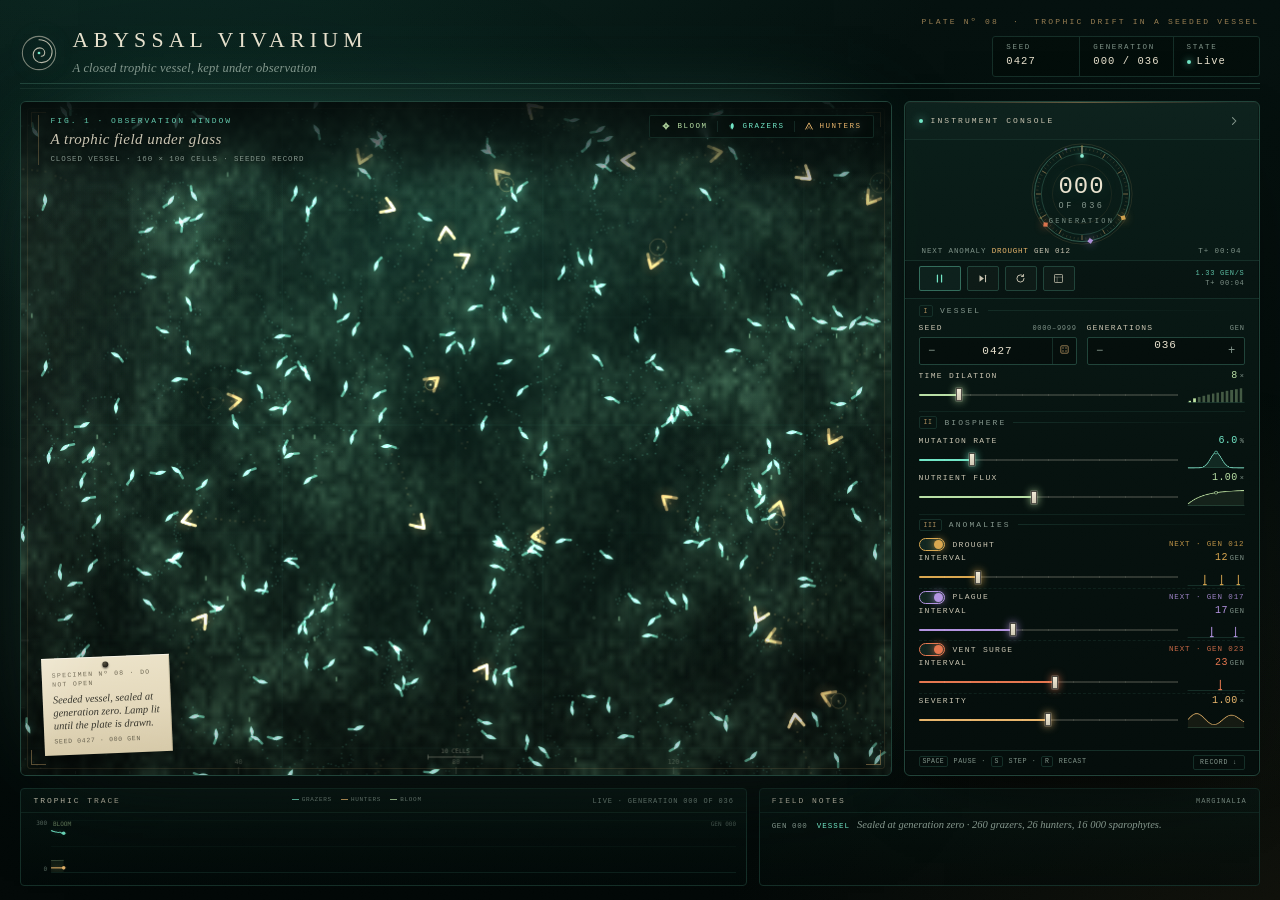
<file: rounds/round-1/ocg/index.html>
<!DOCTYPE html>
<html lang="en">
<head>
<meta charset="utf-8">
<meta name="viewport" content="width=device-width, initial-scale=1">
<title>Abyssal Vivarium — Specimen Plate Nº 08</title>
<meta name="description" content="A deterministic, seeded ecosystem under glass: bloom, grazers and hunters evolving through scheduled catastrophes. Single file, no network.">
<meta name="color-scheme" content="dark">
<link rel="icon" href="data:image/svg+xml,%3Csvg xmlns='http://www.w3.org/2000/svg' viewBox='0 0 32 32'%3E%3Crect width='32' height='32' fill='%2304100e'/%3E%3Ccircle cx='16' cy='16' r='12' fill='none' stroke='%2371e6c6' stroke-opacity='.55'/%3E%3Cpath d='M16 6c6 0 9 4.4 9 8.6 0 4.1-3.2 7.3-7.2 7.3-3.3 0-5.8-2.4-5.8-5.4 0-2.5 1.9-4.4 4.2-4.4 1.9 0 3.3 1.4 3.3 3.1' fill='none' stroke='%2371e6c6' stroke-opacity='.8'/%3E%3C/svg%3E">
<style>
/* ============================================================================
   THE ABYSSAL VIVARIUM — plate styles
   A deep-sea observatory crossed with a Victorian naturalist's specimen plate.
   ========================================================================== */

:root {
  --ink: #020908;
  --abyss: #04100e;
  --abyss-2: #061612;
  --glass: #0a211c;
  --panel: #071612;
  --line: #142e27;
  --line-2: #204339;
  --line-3: #2f5c4e;
  --bone: #e9e2ce;
  --bone-2: #c8c3b0;
  --mute: #84968c;
  --dim: #7d9086;
  --aqua: #71e6c6;
  --aqua-soft: rgba(113, 230, 198, .14);
  --aqua-glow: rgba(113, 230, 198, .45);
  --amber: #e8b56b;
  --amber-soft: rgba(232, 181, 107, .14);
  --lichen: #b8dfa4;
  --brass: #a88a5a;
  --brass-dim: rgba(168, 138, 90, .35);
  --drought: #d9a64f;
  --plague: #b393e1;
  --eruption: #e5764f;
  --serif: "Iowan Old Style", "Palatino Linotype", "Book Antiqua", Palatino, Georgia, serif;
  --mono: "SFMono-Regular", "SF Mono", ui-monospace, Menlo, Consolas, "Liberation Mono", monospace;
  --r: 6px;
  --accent: var(--aqua);
  --fill: 50%;
}

* { box-sizing: border-box; }

html, body { height: 100%; }

body {
  margin: 0;
  min-height: 100%;
  overflow: hidden;
  color: var(--bone);
  font-family: var(--serif);
  font-size: 14px;
  line-height: 1.45;
  background:
    radial-gradient(120% 100% at 12% -20%, rgba(22, 68, 57, .55) 0%, rgba(4, 16, 14, 0) 55%),
    radial-gradient(90% 80% at 105% 110%, rgba(64, 47, 22, .28) 0%, rgba(4, 16, 14, 0) 55%),
    linear-gradient(180deg, #04100e 0%, #030c0a 55%, #020807 100%);
  -webkit-font-smoothing: antialiased;
  text-rendering: optimizeLegibility;
  font-feature-settings: "kern" 1, "liga" 1;
}

body::before {
  content: "";
  position: fixed;
  inset: -20%;
  z-index: 0;
  pointer-events: none;
  background:
    radial-gradient(38% 32% at 26% 30%, rgba(29, 110, 92, .10), transparent 70%),
    radial-gradient(30% 26% at 78% 62%, rgba(168, 138, 90, .06), transparent 70%);
  animation: ambient 42s ease-in-out infinite alternate;
}

@keyframes ambient {
  from { transform: translate3d(-1.4%, -1%, 0) scale(1); }
  to   { transform: translate3d(1.6%, 1.2%, 0) scale(1.03); }
}

.grain {
  position: fixed;
  inset: 0;
  z-index: 60;
  pointer-events: none;
  opacity: .05;
  mix-blend-mode: overlay;
  background-image: url("data:image/svg+xml;utf8,<svg xmlns='http://www.w3.org/2000/svg' width='180' height='180'><filter id='n'><feTurbulence type='fractalNoise' baseFrequency='0.82' numOctaves='2' stitchTiles='stitch'/><feColorMatrix type='saturate' values='0'/></filter><rect width='100%25' height='100%25' filter='url(%23n)'/></svg>");
}

::selection { background: rgba(113, 230, 198, .22); color: var(--bone); }

/* ------------------------------------------------------------------ sheet -- */
.sheet {
  position: relative;
  z-index: 1;
  height: 100vh;
  height: 100dvh;
  max-width: 1840px;
  margin: 0 auto;
  padding: 16px clamp(14px, 1.6vw, 24px) 14px;
  display: flex;
  flex-direction: column;
  gap: 12px;
}

/* --------------------------------------------------------------- masthead -- */
.masthead {
  flex: 0 0 auto;
  display: flex;
  align-items: flex-end;
  justify-content: space-between;
  gap: 24px;
  padding-bottom: 12px;
  position: relative;
}

.masthead::after {
  content: "";
  position: absolute;
  left: 0;
  right: 0;
  bottom: 0;
  height: 4px;
  border-top: 1px solid var(--line-2);
  border-bottom: 1px solid var(--line);
}

.brand { display: flex; align-items: center; gap: 14px; min-width: 0; }

.brand-mark {
  width: 38px;
  height: 38px;
  flex: none;
  color: rgba(233, 226, 206, .78);
  filter: drop-shadow(0 0 12px rgba(113, 230, 198, .18));
}

.brand-text { min-width: 0; }

.brand h1 {
  margin: 0;
  font-family: var(--serif);
  font-weight: 400;
  font-size: clamp(19px, 1.7vw, 26px);
  line-height: 1;
  letter-spacing: .24em;
  text-transform: uppercase;
  color: var(--bone);
  white-space: nowrap;
}

.brand-sub {
  margin: 7px 0 0;
  font-size: 12.5px;
  font-style: italic;
  letter-spacing: .015em;
  color: var(--mute);
  white-space: nowrap;
}

.mast-meta {
  display: flex;
  flex-direction: column;
  align-items: flex-end;
  gap: 8px;
  flex: none;
}

.plate-tag {
  font-family: var(--mono);
  font-size: 8px;
  letter-spacing: .28em;
  text-transform: uppercase;
  color: var(--brass);
  opacity: .9;
}

.telemetry {
  display: flex;
  align-items: stretch;
  border: 1px solid var(--line);
  border-radius: 3px;
  background: rgba(3, 11, 9, .55);
  overflow: hidden;
}

.tele {
  display: flex;
  flex-direction: column;
  gap: 2px;
  padding: 5px 13px 6px;
  min-width: 86px;
}

.tele + .tele { border-left: 1px solid var(--line); }

.tele-k {
  font-family: var(--mono);
  font-size: 7.5px;
  letter-spacing: .22em;
  text-transform: uppercase;
  color: var(--dim);
}

.tele-v {
  font-family: var(--mono);
  font-size: 10.5px;
  letter-spacing: .1em;
  color: var(--bone);
  font-variant-numeric: tabular-nums;
  display: flex;
  align-items: center;
  gap: 6px;
}

.tele-v .lamp {
  width: 4px;
  height: 4px;
  border-radius: 50%;
  background: var(--aqua);
  box-shadow: 0 0 7px var(--aqua);
  animation: lamp 2.6s ease-in-out infinite;
}

.tele-v.is-paused .lamp { background: var(--amber); box-shadow: 0 0 7px var(--amber); animation: none; }
.tele-v.is-ended .lamp { background: var(--mute); box-shadow: none; animation: none; }

@keyframes lamp {
  0%, 100% { opacity: 1; }
  50% { opacity: .35; }
}

/* -------------------------------------------------------------- workspace -- */
.workspace {
  flex: 1 1 auto;
  min-height: 0;
  display: grid;
  grid-template-columns: minmax(0, 1fr) 356px;
  gap: 12px;
}

/* ------------------------------------------------------------------ stage -- */
.stage {
  position: relative;
  min-height: 0;
  border: 1px solid var(--line-2);
  border-radius: var(--r);
  overflow: hidden;
  background: #04100e;
  box-shadow:
    0 40px 100px -44px #000,
    inset 0 0 0 1px rgba(0, 0, 0, .6),
    0 0 110px -58px rgba(113, 230, 198, .55);
  isolation: isolate;
}

.world-canvas {
  position: absolute;
  inset: 0;
  width: 100%;
  height: 100%;
  display: block;
}

/* fine inner frame, like the rebate of a museum mount */
.stage::before {
  content: "";
  position: absolute;
  inset: 6px;
  border: 1px solid rgba(168, 138, 90, .17);
  border-radius: 3px;
  pointer-events: none;
  z-index: 4;
}

.glass {
  position: absolute;
  inset: 0;
  z-index: 2;
  pointer-events: none;
  background:
    linear-gradient(114deg, rgba(233, 226, 206, .055) 0%, rgba(233, 226, 206, 0) 27%),
    radial-gradient(120% 90% at 50% -18%, rgba(113, 230, 198, .07), transparent 58%),
    radial-gradient(140% 120% at 50% 120%, rgba(0, 0, 0, .5), transparent 60%);
  mix-blend-mode: screen;
}

.stage::after {
  content: "";
  position: absolute;
  inset: 0;
  z-index: 3;
  pointer-events: none;
  background: radial-gradient(92% 86% at 50% 46%, transparent 44%, rgba(0, 0, 0, .52) 100%);
}

.stage-head {
  position: absolute;
  top: 0;
  left: 0;
  right: 0;
  z-index: 5;
  display: flex;
  align-items: flex-start;
  justify-content: space-between;
  gap: 20px;
  padding: 13px 17px 26px;
  pointer-events: none;
  background: linear-gradient(180deg, rgba(2, 9, 8, 0.9) 0%, rgba(2, 9, 8, 0.55) 55%, rgba(2, 9, 8, 0) 100%);
}

.plate-label { display: flex; flex-direction: column; gap: 3px; }

.plate-fig {
  font-family: var(--mono);
  font-size: 8px;
  letter-spacing: .24em;
  text-transform: uppercase;
  color: var(--aqua);
  opacity: .85;
}

.plate-title {
  font-family: var(--serif);
  font-style: italic;
  font-size: 15px;
  color: var(--bone-2);
  letter-spacing: .03em;
  text-shadow: 0 1px 5px rgba(0, 0, 0, .85);
}

.plate-sub {
  font-family: var(--mono);
  font-size: 7.5px;
  letter-spacing: .12em;
  color: var(--mute);
  text-transform: uppercase;
  text-shadow: 0 1px 4px rgba(0, 0, 0, .9);
}
.plate-label { border-left: 1px solid var(--brass-dim); padding-left: 11px; }

.corner {
  position: absolute;
  z-index: 4;
  width: 15px;
  height: 15px;
  pointer-events: none;
  opacity: .55;
}
.corner.c-tl { top: 10px; left: 10px; border-top: 1px solid var(--brass); border-left: 1px solid var(--brass); }
.corner.c-tr { top: 10px; right: 10px; border-top: 1px solid var(--brass); border-right: 1px solid var(--brass); }
.corner.c-bl { bottom: 10px; left: 10px; border-bottom: 1px solid var(--brass); border-left: 1px solid var(--brass); }
.corner.c-br { bottom: 10px; right: 10px; border-bottom: 1px solid var(--brass); border-right: 1px solid var(--brass); }

.species-key {
  display: flex;
  align-items: center;
  gap: 0;
  border: 1px solid rgba(22, 48, 41, .8);
  background: rgba(3, 11, 9, .42);
  border-radius: 2px;
  padding: 5px 2px;
  backdrop-filter: blur(3px);
  -webkit-backdrop-filter: blur(3px);
}

.key-item {
  display: inline-flex;
  align-items: center;
  gap: 6px;
  padding: 0 9px;
  font-family: var(--mono);
  font-size: 7.5px;
  letter-spacing: .2em;
  text-transform: uppercase;
  color: var(--bone-2);
}

.key-item + .key-item { border-left: 1px solid rgba(22, 48, 41, .8); }
.key-item svg { width: 10px; height: 10px; flex: none; }
.key-item.plants { color: var(--lichen); }
.key-item.prey { color: var(--aqua); }
.key-item.pred { color: var(--amber); }

/* probe readout ---------------------------------------------------------- */
.probe {
  position: absolute;
  right: 18px;
  bottom: 14px;
  z-index: 5;
  font-family: var(--mono);
  font-size: 7.5px;
  letter-spacing: .16em;
  text-transform: uppercase;
  color: var(--mute);
  opacity: 0;
  transition: opacity .4s ease;
  pointer-events: none;
  text-shadow: 0 1px 6px #000;
}

.stage:hover .probe { opacity: .72; }

/* specimen tag ----------------------------------------------------------- */
.specimen-tag {
  position: absolute;
  left: 20px;
  bottom: 20px;
  z-index: 5;
  width: 128px;
  transform: rotate(-2.4deg);
  transform-origin: 20% 0;
  padding: 9px 10px 8px;
  color: #2c2b23;
  background:
    linear-gradient(178deg, #ece3c9 0%, #e3d8ba 55%, #d6c9a8 100%);
  box-shadow:
    0 10px 26px rgba(0, 0, 0, .5),
    0 1px 0 rgba(255, 255, 255, .5) inset,
    -1px 0 0 rgba(120, 105, 70, .25) inset;
  pointer-events: none;
  font-family: var(--serif);
}

.specimen-tag::before {
  content: "";
  position: absolute;
  top: 5px;
  left: 50%;
  width: 6px;
  height: 6px;
  margin-left: -3px;
  border-radius: 50%;
  background: radial-gradient(circle at 35% 30%, #55503f, #211f19 70%);
  box-shadow: 0 1px 2px rgba(0, 0, 0, .6);
}

.specimen-tag::after {
  content: "";
  position: absolute;
  inset: 0;
  background-image: linear-gradient(120deg, rgba(255, 255, 255, .35), transparent 32%);
  mix-blend-mode: soft-light;
  pointer-events: none;
}

.specimen-tag b {
  display: block;
  margin: 4px 0 3px;
  font-family: var(--mono);
  font-weight: 400;
  font-size: 6.5px;
  letter-spacing: .2em;
  text-transform: uppercase;
  color: #6c6551;
}

.specimen-tag em {
  display: block;
  font-style: italic;
  font-size: 10.5px;
  line-height: 1.25;
  color: #33322a;
}

.specimen-tag small {
  display: block;
  margin-top: 5px;
  font-family: var(--mono);
  font-size: 6.5px;
  letter-spacing: .1em;
  color: #655f4d;
}

/* anomaly announcement --------------------------------------------------- */
.anomaly-banner {
  position: absolute;
  top: 23%;
  left: 50%;
  z-index: 8;
  width: min(560px, 84%);
  transform: translate(-50%, -8px);
  text-align: center;
  opacity: 0;
  pointer-events: none;
  transition: opacity .55s ease, transform .55s cubic-bezier(.2, .7, .2, 1);
  --anom: var(--amber);
}

.anomaly-banner.show { opacity: 1; transform: translate(-50%, 0); }

.anomaly-banner .an-scrim {
  position: absolute;
  inset: -30px -70px;
  z-index: -1;
  background: radial-gradient(ellipse at 50% 50%, rgba(2, 9, 8, 0.72) 0%, rgba(2, 9, 8, 0.42) 54%, rgba(2, 9, 8, 0) 80%);
  filter: blur(2px);
  pointer-events: none;
}

.anomaly-banner::before,
.anomaly-banner::after {
  content: "";
  display: block;
  height: 1px;
  margin: 0 auto 10px;
  width: 100%;
  background: linear-gradient(90deg, transparent, var(--anom), transparent);
  opacity: .55;
}

.anomaly-banner::after { margin: 12px auto 0; }

.an-kicker {
  display: block;
  font-family: var(--mono);
  font-size: 8.5px;
  letter-spacing: .38em;
  text-transform: uppercase;
  color: var(--anom);
}

.an-title {
  display: block;
  margin-top: 7px;
  font-family: var(--serif);
  font-weight: 400;
  font-size: clamp(26px, 3.4vw, 44px);
  line-height: 1;
  letter-spacing: .18em;
  text-transform: uppercase;
  color: var(--bone);
  text-shadow: 0 0 34px rgba(0, 0, 0, .9), 0 0 22px var(--anom);
}

.an-note {
  display: block;
  margin-top: 10px;
  font-size: 13.5px;
  font-style: italic;
  color: var(--bone-2);
  opacity: .95;
  text-shadow: 0 1px 6px rgba(0, 0, 0, .9);
}

/* tint and event wash ---------------------------------------------------- */
.screen-tint {
  position: absolute;
  inset: 0;
  z-index: 6;
  pointer-events: none;
  opacity: 0;
  transition: opacity 1.6s ease;
  mix-blend-mode: screen;
  background: var(--wash, transparent);
}

.stage.event-drought .screen-tint {
  opacity: .85;
  background:
    radial-gradient(90% 80% at 50% 40%, rgba(217, 166, 79, .17), transparent 72%),
    linear-gradient(180deg, rgba(217, 166, 79, .05), rgba(120, 84, 30, .12));
}

.stage.event-plague .screen-tint {
  opacity: .85;
  background:
    radial-gradient(80% 70% at 50% 46%, rgba(179, 147, 225, .16), transparent 70%),
    linear-gradient(180deg, rgba(179, 147, 225, .04), rgba(90, 60, 130, .12));
}

.stage.event-eruption .screen-tint {
  opacity: .9;
  background:
    radial-gradient(75% 75% at 50% 62%, rgba(229, 118, 79, .22), transparent 70%),
    linear-gradient(180deg, rgba(229, 118, 79, .07), rgba(120, 48, 28, .16));
}

/* paused / ended notes --------------------------------------------------- */
.paused-note {
  position: absolute;
  left: 50%;
  bottom: 23%;
  z-index: 7;
  transform: translateX(-50%);
  text-align: center;
  font-family: var(--serif);
  font-style: italic;
  font-size: 14px;
  letter-spacing: .16em;
  color: var(--bone-2);
  opacity: 0;
  transition: opacity .5s ease;
  pointer-events: none;
  text-shadow: 0 2px 18px #000;
}

.paused-note span { display: block; padding: 0 14px; }
.paused-note::before, .paused-note::after {
  content: "";
  display: block;
  width: 180px;
  height: 1px;
  margin: 8px auto;
  background: linear-gradient(90deg, transparent, rgba(233, 226, 206, .4), transparent);
}

.stage.is-paused .paused-note { opacity: .85; }
body.is-ended .paused-note { display: none; }

.end-badge {
  position: absolute;
  top: 15px;
  left: 50%;
  transform: translateX(-50%);
  z-index: 8;
  display: none;
}

body.is-ended .end-badge { display: block; }

.end-badge button {
  font-family: var(--mono);
  font-size: 7.5px;
  letter-spacing: .22em;
  text-transform: uppercase;
  color: var(--bone);
  background: rgba(4, 14, 12, .72);
  border: 1px solid var(--brass-dim);
  border-radius: 2px;
  padding: 7px 13px;
  cursor: pointer;
  backdrop-filter: blur(4px);
  transition: .2s ease;
}

.end-badge button:hover {
  border-color: var(--brass);
  color: #fff;
  box-shadow: 0 0 22px -4px rgba(168, 138, 90, .5);
}

/* ---------------------------------------------------------------- console -- */
.console {
  position: relative;
  display: flex;
  flex-direction: column;
  min-height: 0;
  border: 1px solid var(--line-2);
  border-radius: var(--r);
  overflow: hidden;
  background:
    linear-gradient(180deg, rgba(10, 32, 27, .94) 0%, rgba(6, 18, 15, .97) 55%, rgba(4, 13, 11, .98) 100%);
  box-shadow:
    0 30px 80px -40px #000,
    inset 0 1px 0 rgba(233, 226, 206, .055),
    inset 0 0 0 1px rgba(0, 0, 0, .35);
}

.console::before {
  content: "";
  position: absolute;
  top: 0;
  left: 8%;
  right: 8%;
  height: 1px;
  background: linear-gradient(90deg, transparent, rgba(168, 138, 90, .55), transparent);
  z-index: 1;
}

.console-head {
  flex: none;
  display: flex;
  align-items: center;
  justify-content: space-between;
  gap: 10px;
  padding: 7px 14px 6px;
  border-bottom: 1px solid var(--line);
  background: rgba(255, 255, 255, .012);
}

.console-title {
  display: flex;
  align-items: center;
  gap: 8px;
  font-family: var(--mono);
  font-size: 8px;
  letter-spacing: .26em;
  text-transform: uppercase;
  color: var(--bone-2);
}

.console-title .lamp {
  width: 4px;
  height: 4px;
  border-radius: 50%;
  background: var(--aqua);
  box-shadow: 0 0 8px var(--aqua);
  animation: lamp 2.6s ease-in-out infinite;
}

.console-toggle {
  width: 24px;
  height: 24px;
  display: grid;
  place-items: center;
  border: 1px solid transparent;
  border-radius: 2px;
  background: transparent;
  color: var(--mute);
  cursor: pointer;
  transition: .18s ease;
}

.console-toggle:hover { color: var(--bone); border-color: var(--line-2); }
.console-toggle svg { width: 12px; height: 12px; transition: transform .25s ease; }

.console.is-collapsed .console-toggle svg { transform: rotate(180deg); }
.console.is-collapsed .console-body { display: none; }

.console-body {
  display: flex;
  flex-direction: column;
  min-height: 0;
  flex: 1 1 auto;
}

/* chronometer ------------------------------------------------------------ */
.chrono {
  position: relative;
  flex: none;
  height: 120px;
  display: flex;
  align-items: center;
  justify-content: center;
  padding: 4px 0 0;
}

.chrono canvas {
  position: absolute;
  inset: 0;
  width: 100%;
  height: 100%;
}

.chrono-read {
  position: relative;
  z-index: 1;
  display: flex;
  flex-direction: column;
  align-items: center;
  gap: 1px;
  pointer-events: none;
  transform: translateY(-1px);
}

.chrono-gen {
  font-family: var(--mono);
  font-size: 24px;
  line-height: 1;
  letter-spacing: .04em;
  color: var(--bone);
  font-variant-numeric: tabular-nums;
  text-shadow: 0 0 18px rgba(113, 230, 198, .18);
}

.chrono-of {
  font-family: var(--mono);
  font-size: 8.5px;
  letter-spacing: .3em;
  text-transform: uppercase;
  color: var(--mute);
}

.chrono-lab {
  margin-top: 3px;
  font-family: var(--mono);
  font-size: 7px;
  letter-spacing: .34em;
  text-transform: uppercase;
  color: var(--dim);
}

.chrono-meta {
  position: absolute;
  left: 17px;
  right: 17px;
  bottom: 3px;
  z-index: 1;
  display: flex;
  align-items: center;
  justify-content: space-between;
  gap: 8px;
  font-family: var(--mono);
  font-size: 7.5px;
  letter-spacing: .12em;
  text-transform: uppercase;
  color: var(--dim);
  pointer-events: none;
}

.chrono-meta b {
  font-weight: 400;
  color: var(--bone-2);
  letter-spacing: .1em;
}

.chrono-meta .next-type { color: var(--amber); }

/* transport -------------------------------------------------------------- */
.transport {
  flex: none;
  display: flex;
  align-items: center;
  gap: 6px;
  padding: 5px 14px 7px;
  border-top: 1px solid var(--line);
  border-bottom: 1px solid var(--line);
  background: rgba(0, 0, 0, .16);
}

.transport-btn {
  width: 32px;
  height: 25px;
  display: grid;
  place-items: center;
  border: 1px solid var(--line-2);
  border-radius: 2px;
  background: rgba(233, 226, 206, .025);
  color: var(--bone-2);
  cursor: pointer;
  transition: border-color .16s ease, color .16s ease, background .16s ease, box-shadow .16s ease;
}

.transport-btn svg { width: 11px; height: 11px; }
.transport-btn:hover { color: var(--bone); border-color: var(--line-3); background: rgba(113, 230, 198, .05); }
.transport-btn:active { transform: translateY(1px); }

.transport-btn.main {
  width: 42px;
  color: var(--aqua);
  border-color: rgba(113, 230, 198, .38);
  background: rgba(113, 230, 198, .06);
}

.transport-btn.main:hover { box-shadow: 0 0 18px -6px var(--aqua-glow); }

.transport-meta {
  margin-left: auto;
  text-align: right;
  font-family: var(--mono);
  font-size: 7px;
  line-height: 1.5;
  letter-spacing: .1em;
  text-transform: uppercase;
  color: var(--dim);
  white-space: nowrap;
}

.transport-meta b { color: var(--bone-2); font-weight: 400; }
.transport-meta .rate { color: var(--aqua); opacity: .8; }

/* scrolling control well ------------------------------------------------- */
.console-scroll-wrap {
  position: relative;
  flex: 1 1 auto;
  min-height: 0;
  display: flex;
}

.console-scroll {
  flex: 1 1 auto;
  min-height: 0;
  overflow-y: auto;
  overscroll-behavior: contain;
  padding: 2px 14px 2px;
  scrollbar-width: thin;
  scrollbar-color: var(--line-3) transparent;
}

.scroll-cue {
  position: absolute;
  left: 0;
  right: 0;
  bottom: 0;
  height: 38px;
  display: flex;
  align-items: flex-end;
  justify-content: center;
  gap: 5px;
  padding-bottom: 4px;
  background: linear-gradient(180deg, rgba(5, 15, 13, 0) 0%, rgba(5, 15, 13, 0.86) 62%, rgba(5, 15, 13, 0.96) 100%);
  font-family: var(--mono);
  font-size: 6.5px;
  letter-spacing: .2em;
  text-transform: uppercase;
  color: var(--brass);
  pointer-events: none;
  opacity: 0;
  transform: translateY(4px);
  transition: opacity .3s ease, transform .3s ease;
}

.scroll-cue.show { opacity: 1; transform: none; }
.scroll-cue b { font-size: 9px; line-height: .8; animation: cueNudge 2.2s ease-in-out infinite; }
@keyframes cueNudge { 0%,100% { transform: translateY(-1px); } 50% { transform: translateY(2px); } }

.console-scroll::-webkit-scrollbar { width: 6px; }
.console-scroll::-webkit-scrollbar-thumb { background: var(--line-3); border-radius: 3px; }
.console-scroll::-webkit-scrollbar-track { background: transparent; }

.group { padding: 4px 0 5px; border-bottom: 1px solid rgba(20, 46, 39, .62); }
.group:last-child { border-bottom: 0; }

.group-title {
  display: flex;
  align-items: center;
  gap: 7px;
  margin: 0 0 5px;
  font-family: var(--mono);
  font-weight: 400;
  font-size: 8px;
  letter-spacing: .26em;
  text-transform: uppercase;
  color: var(--mute);
}

.group-title .roman {
  color: var(--brass);
  border: 1px solid var(--line);
  border-radius: 2px;
  padding: 1px 4px 0;
  font-size: 6.5px;
  letter-spacing: .08em;
}

.group-title::after {
  content: "";
  flex: 1;
  height: 1px;
  background: linear-gradient(90deg, rgba(20, 46, 39, .9), transparent);
}

/* faders ----------------------------------------------------------------- */
.fader { padding: 0 0 2px; }

.ctrl-top {
  display: flex;
  align-items: baseline;
  justify-content: space-between;
  gap: 8px;
  margin-bottom: 2px;
}

.ctrl-name {
  font-family: var(--mono);
  font-size: 8px;
  letter-spacing: .16em;
  text-transform: uppercase;
  color: var(--bone-2);
  white-space: nowrap;
  overflow: hidden;
  text-overflow: ellipsis;
}

.ctrl-val {
  font-family: var(--mono);
  font-size: 10px;
  letter-spacing: .04em;
  color: var(--accent);
  font-variant-numeric: tabular-nums;
  white-space: nowrap;
  transition: color .2s ease, text-shadow .2s ease;
}

.ctrl-val .unit {
  margin-left: 2px;
  font-size: 7px;
  letter-spacing: .1em;
  text-transform: uppercase;
  color: var(--dim);
}

.ctrl-val.bump { text-shadow: 0 0 12px var(--accent); }

.fader-row { display: flex; align-items: center; gap: 9px; }

.fader-input {
  flex: 1 1 auto;
  min-width: 0;
  height: 16px;
  margin: 0;
  -webkit-appearance: none;
  appearance: none;
  background: transparent;
  cursor: pointer;
}

.fader-input::-webkit-slider-runnable-track {
  height: 2px;
  border-radius: 1px;
  background:
    repeating-linear-gradient(90deg, transparent 0, transparent calc(10% - 1px), rgba(233, 226, 206, .1) calc(10% - 1px), rgba(233, 226, 206, .1) 10%),
    linear-gradient(90deg, var(--accent) 0%, var(--accent) var(--fill, 50%), rgba(233, 226, 206, .18) var(--fill, 50%), rgba(233, 226, 206, .18) 100%);
}

.fader-input::-webkit-slider-thumb {
  -webkit-appearance: none;
  appearance: none;
  width: 6px;
  height: 13px;
  margin-top: -5.5px;
  border-radius: 1px;
  border: 1px solid rgba(0, 0, 0, .65);
  background: linear-gradient(180deg, #f0ead7 0%, #cfc8b2 100%);
  box-shadow: 0 0 0 1px rgba(233, 226, 206, .2), 0 0 8px var(--accent);
  transition: box-shadow .15s ease, height .15s ease;
}

.fader-input:hover::-webkit-slider-thumb { height: 15px; margin-top: -6.5px; box-shadow: 0 0 0 1px rgba(233, 226, 206, .32), 0 0 13px var(--accent); }
.fader-input:active::-webkit-slider-thumb { background: var(--accent); }

.fader-input::-moz-range-track {
  height: 2px;
  border-radius: 1px;
  background: rgba(233, 226, 206, .13);
}

.fader-input::-moz-range-progress { height: 2px; background: var(--accent); border-radius: 1px; }

.fader-input::-moz-range-thumb {
  width: 6px;
  height: 13px;
  border-radius: 1px;
  border: 1px solid rgba(0, 0, 0, .65);
  background: #e7e1cd;
  box-shadow: 0 0 8px var(--accent);
}

.fader-input:focus-visible { outline: none; }
.fader-input:focus-visible::-webkit-slider-thumb {
  height: 16px;
  margin-top: -7px;
  box-shadow: 0 0 0 3px rgba(113, 230, 198, .22), 0 0 16px var(--accent);
  background: #fff;
}
.fader-input:focus-visible::-moz-range-thumb { box-shadow: 0 0 0 3px rgba(113, 230, 198, .22), 0 0 16px var(--accent); }

.spark {
  flex: none;
  width: 58px;
  height: 19px;
  opacity: 1;
}

/* steppers --------------------------------------------------------------- */
.stepper-grid {
  display: grid;
  grid-template-columns: 1fr 1fr;
  gap: 10px;
  padding: 0 0 4px;
}

.stepper-label {
  display: flex;
  align-items: baseline;
  justify-content: space-between;
  gap: 6px;
  margin-bottom: 3px;
  font-family: var(--mono);
  font-size: 8px;
  letter-spacing: .16em;
  text-transform: uppercase;
  color: var(--bone-2);
}

.stepper-label .unit { font-size: 7px; color: var(--dim); letter-spacing: .1em; }

.stepper {
  display: flex;
  align-items: stretch;
  height: 28px;
  border: 1px solid var(--line-2);
  border-radius: 2px;
  background: rgba(2, 8, 7, .55);
  overflow: hidden;
  transition: border-color .16s ease;
}

.stepper:focus-within { border-color: var(--aqua); box-shadow: 0 0 0 1px rgba(113, 230, 198, .18); }

.stepper-btn {
  flex: none;
  width: 24px;
  border: 0;
  background: transparent;
  color: var(--mute);
  font-family: var(--mono);
  font-size: 12px;
  line-height: 1;
  cursor: pointer;
  transition: .15s ease;
  padding: 0;
}

.stepper-btn:hover { color: var(--aqua); background: rgba(113, 230, 198, .07); }
.stepper-btn:active { background: rgba(113, 230, 198, .14); }

.stepper-val {
  flex: 1 1 auto;
  min-width: 0;
  width: 100%;
  border: 0;
  background: transparent;
  color: var(--bone);
  font-family: var(--mono);
  font-size: 11px;
  letter-spacing: .09em;
  text-align: center;
  font-variant-numeric: tabular-nums;
  padding: 0;
  cursor: default;
}

.stepper-val:focus { outline: none; }

.stepper .dice { border-left: 1px solid var(--line); color: var(--brass); }
.stepper .dice:hover { color: var(--bone); background: rgba(168, 138, 90, .1); }
.stepper .dice svg { width: 11px; height: 11px; }

/* toggles ---------------------------------------------------------------- */
.toggle {
  position: relative;
  display: inline-flex;
  align-items: center;
  cursor: pointer;
  flex: none;
}

.toggle input {
  position: absolute;
  opacity: 0;
  width: 1px;
  height: 1px;
}

.toggle .track {
  pointer-events: none;
  width: 26px;
  height: 13px;
  border: 1px solid var(--line-3);
  border-radius: 8px;
  background: rgba(0, 0, 0, .4);
  position: relative;
  transition: border-color .2s ease, background .2s ease;
}

.toggle .track::after {
  content: "";
  position: absolute;
  top: 1px;
  left: 1px;
  width: 9px;
  height: 9px;
  border-radius: 50%;
  background: var(--dim);
  transition: left .2s cubic-bezier(.2, .8, .2, 1), background .2s ease, box-shadow .2s ease;
}

.toggle input:checked + .track { border-color: var(--accent); background: rgba(113, 230, 198, .10); }
.toggle input:checked + .track::after { left: 14px; background: var(--accent); box-shadow: 0 0 8px var(--accent); }
.toggle input:focus-visible + .track { outline: 1px solid var(--aqua); outline-offset: 2px; }
.toggle input:disabled + .track { opacity: .4; }
.toggle:hover .track { border-color: var(--accent); }

/* anomaly rows ----------------------------------------------------------- */
.anomaly { padding: 2px 0 0; border-bottom: 1px dashed rgba(20, 46, 39, .55); }
.anomaly:last-of-type { border-bottom: 0; }

.anomaly-head {
  display: flex;
  align-items: center;
  gap: 8px;
}

.anomaly-name {
  font-family: var(--mono);
  font-size: 8px;
  letter-spacing: .16em;
  text-transform: uppercase;
  color: var(--bone-2);
}

.anomaly-next {
  margin-left: auto;
  font-family: var(--mono);
  font-size: 7.5px;
  letter-spacing: .12em;
  text-transform: uppercase;
  color: var(--accent);
  opacity: .85;
  white-space: nowrap;
}

.anomaly .fader { padding: 0 0 1px; }

/* console foot ----------------------------------------------------------- */
.console-foot {
  flex: none;
  display: flex;
  align-items: center;
  justify-content: space-between;
  gap: 8px;
  padding: 4px 14px 5px;
  border-top: 1px solid var(--line);
  font-family: var(--mono);
  font-size: 6.8px;
  letter-spacing: .08em;
  text-transform: uppercase;
  color: var(--dim);
  white-space: nowrap;
}

.foot-btn {
  margin-left: 0;
  border: 1px solid var(--line);
  border-radius: 2px;
  background: transparent;
  color: var(--mute);
  font-family: var(--mono);
  font-size: 6.5px;
  letter-spacing: .12em;
  text-transform: uppercase;
  padding: 2px 6px;
  cursor: pointer;
  transition: .18s ease;
}

.foot-btn:hover { color: var(--aqua); border-color: var(--line-3); }

.console-foot kbd {
  font-family: var(--mono);
  font-size: 6.5px;
  letter-spacing: .06em;
  color: var(--mute);
  border: 1px solid var(--line);
  border-radius: 2px;
  padding: 1px 3px;
  margin-right: 1px;
}

/* -------------------------------------------------------------- tooltip --- */
.tooltip {
  position: fixed;
  z-index: 200;
  max-width: 268px;
  padding: 9px 11px 10px;
  border: 1px solid var(--line-3);
  border-radius: 3px;
  background: rgba(5, 18, 15, .97);
  box-shadow: 0 18px 44px -14px #000, inset 0 1px 0 rgba(233, 226, 206, .07);
  backdrop-filter: blur(8px);
  opacity: 0;
  transform: translateY(4px);
  transition: opacity .16s ease, transform .16s ease;
  pointer-events: none;
}

.tooltip.show { opacity: 1; transform: none; }

.tooltip b {
  display: block;
  margin-bottom: 4px;
  font-family: var(--mono);
  font-weight: 400;
  font-size: 7.5px;
  letter-spacing: .22em;
  text-transform: uppercase;
  color: var(--aqua);
}

.tooltip p {
  margin: 0;
  font-size: 11.5px;
  line-height: 1.45;
  color: var(--bone-2);
}

.tooltip small {
  display: block;
  margin-top: 6px;
  font-family: var(--mono);
  font-size: 7.5px;
  letter-spacing: .12em;
  text-transform: uppercase;
  color: var(--dim);
}

/* ------------------------------------------------------------ instruments -- */
.instruments {
  flex: 0 0 auto;
  height: 98px;
  display: grid;
  grid-template-columns: 1.45fr 1fr;
  gap: 12px;
  min-height: 0;
}

.trace, .notes {
  display: flex;
  flex-direction: column;
  min-width: 0;
  min-height: 0;
  border: 1px solid var(--line);
  border-radius: 4px;
  overflow: hidden;
  background: linear-gradient(180deg, rgba(8, 24, 20, .66), rgba(3, 11, 9, .55));
}

.ins-head {
  flex: none;
  display: flex;
  align-items: center;
  justify-content: space-between;
  gap: 10px;
  padding: 6px 12px 5px;
  border-bottom: 1px solid rgba(20, 46, 39, .7);
  font-family: var(--mono);
  font-size: 8px;
  letter-spacing: .24em;
  text-transform: uppercase;
  color: var(--bone-2);
}

.ins-sub { color: var(--dim); letter-spacing: .12em; font-size: 7px; }

.ins-legend { display: flex; align-items: center; gap: 9px; font-size: 6px; letter-spacing: .12em; color: var(--mute); }
.ins-legend i { display: inline-block; width: 7px; height: 1.5px; margin-right: 3px; vertical-align: 1px; }
.ins-legend .g-prey { background: var(--aqua); }
.ins-legend .g-pred { background: var(--amber); }
.ins-legend .g-plant { background: var(--lichen); opacity: .7; }

.trace canvas {
  flex: 1 1 auto;
  display: block;
  width: 100%;
  min-height: 0;
}

.note-list {
  flex: 1 1 auto;
  list-style: none;
  margin: 0;
  padding: 5px 12px 4px;
  min-height: 0;
  overflow: hidden;
  display: flex;
  flex-direction: column;
  justify-content: flex-start;
  gap: 1px;
}

.note {
  display: flex;
  align-items: baseline;
  gap: 7px;
  font-size: 10.5px;
  line-height: 1.32;
  color: var(--mute);
  animation: noteIn .5s cubic-bezier(.2, .7, .2, 1) both;
}

@keyframes noteIn {
  from { opacity: 0; transform: translateY(-3px); }
  to { opacity: 1; transform: none; }
}

.note-gen {
  flex: none;
  width: 38px;
  font-family: var(--mono);
  font-size: 7.5px;
  letter-spacing: .08em;
  color: var(--dim);
  font-variant-numeric: tabular-nums;
}

.note-type {
  flex: none;
  font-family: var(--mono);
  font-size: 7.5px;
  letter-spacing: .14em;
  text-transform: uppercase;
  color: var(--aqua);
}

.note-text {
  flex: 1 1 auto;
  min-width: 0;
  font-style: italic;
  overflow: hidden;
  text-overflow: ellipsis;
  white-space: nowrap;
}

.note-text b { font-style: normal; font-weight: 400; color: var(--bone-2); }

/* -------------------------------------------------- shared small elements -- */
.sr-only {
  position: absolute;
  width: 1px;
  height: 1px;
  padding: 0;
  margin: -1px;
  overflow: hidden;
  clip: rect(0 0 0 0);
  white-space: nowrap;
  border: 0;
}

button { font: inherit; }

btn, .btn { -webkit-tap-highlight-color: transparent; }

.btn {
  display: inline-flex;
  align-items: center;
  justify-content: center;
  gap: 7px;
  padding: 9px 15px;
  border: 1px solid var(--line-2);
  border-radius: 2px;
  background: transparent;
  color: var(--bone-2);
  font-family: var(--mono);
  font-size: 8px;
  letter-spacing: .18em;
  text-transform: uppercase;
  cursor: pointer;
  transition: .2s ease;
  white-space: nowrap;
}

.btn:hover { color: var(--bone); border-color: var(--line-3); background: rgba(233, 226, 206, .04); }
.btn:active { transform: translateY(1px); }

.btn.outline { color: var(--aqua); border-color: rgba(113, 230, 198, .45); }
.btn.outline:hover { background: rgba(113, 230, 198, .08); box-shadow: 0 0 24px -8px var(--aqua-glow); color: #d8fff4; }

.btn.solid {
  color: #032019;
  background: var(--aqua);
  border-color: var(--aqua);
  box-shadow: 0 0 28px -10px var(--aqua-glow);
}
.btn.solid:hover { background: #a4f5df; border-color: #a4f5df; color: #021713; }

:focus-visible { outline: 1px solid var(--aqua); outline-offset: 2px; }
button:focus-visible { box-shadow: 0 0 0 3px rgba(113, 230, 198, .18); }

/* ------------------------------------------------------------- dashboard -- */
.dashboard {
  position: fixed;
  inset: 0;
  z-index: 120;
  display: flex;
  padding: clamp(10px, 1.8vw, 26px);
  background: rgba(2, 8, 7, .8);
  backdrop-filter: blur(16px) saturate(.85);
  -webkit-backdrop-filter: blur(16px) saturate(.85);
  opacity: 0;
  pointer-events: none;
  transition: opacity .55s ease;
}

.dashboard.show { opacity: 1; pointer-events: auto; }
.dashboard[hidden] { display: none; }

.dash-inner {
  position: relative;
  width: min(1580px, 100%);
  height: 100%;
  margin: auto;
  padding: clamp(16px, 1.9vw, 26px) clamp(16px, 2vw, 30px);
  display: flex;
  flex-direction: column;
  gap: 11px;
  overflow: hidden;
  border: 1px solid var(--line-2);
  border-radius: 5px;
  background:
    radial-gradient(90% 80% at 15% -10%, rgba(22, 68, 57, .35), transparent 55%),
    linear-gradient(180deg, rgba(9, 26, 22, .985), rgba(3, 10, 9, .992));
  box-shadow: 0 70px 180px -40px #000, inset 0 1px 0 rgba(233, 226, 206, .06);
  transform: translateY(12px) scale(.996);
  transition: transform .7s cubic-bezier(.2, .75, .2, 1);
}

.dashboard.show .dash-inner { transform: none; }

.dash-inner::before {
  content: "";
  position: absolute;
  inset: 8px;
  border: 1px solid rgba(168, 138, 90, .16);
  border-radius: 3px;
  pointer-events: none;
}

.dash-head {
  flex: none;
  display: flex;
  align-items: flex-start;
  justify-content: space-between;
  gap: 22px;
  padding-bottom: 2px;
}

.dash-kicker {
  display: flex;
  align-items: center;
  gap: 9px;
  font-family: var(--mono);
  font-size: 8px;
  letter-spacing: .34em;
  text-transform: uppercase;
  color: var(--aqua);
}

.dash-kicker::before {
  content: "";
  width: 22px;
  height: 1px;
  background: var(--aqua);
  opacity: .7;
}

.dash-title {
  margin: 9px 0 0;
  font-family: var(--serif);
  font-weight: 400;
  font-size: clamp(25px, 2.6vw, 38px);
  line-height: 1.02;
  letter-spacing: .02em;
  color: var(--bone);
}

.dash-sub {
  margin: 7px 0 0;
  font-family: var(--mono);
  font-size: 8px;
  letter-spacing: .16em;
  text-transform: uppercase;
  color: var(--mute);
}

.dash-actions { display: flex; align-items: center; gap: 8px; flex: none; padding-top: 6px; }

.dash-prose {
  flex: none;
  margin: 0;
  padding-left: 13px;
  border-left: 1px solid var(--brass-dim);
  max-width: 118ch;
  font-size: clamp(12.5px, 1.05vw, 15px);
  font-style: italic;
  line-height: 1.5;
  color: var(--bone-2);
}

.dash-prose b { font-style: normal; font-weight: 400; color: var(--bone); }

.dash-stats {
  flex: none;
  display: grid;
  grid-template-columns: repeat(5, minmax(0, 1fr));
  border-top: 1px solid var(--line);
  border-bottom: 1px solid var(--line);
  padding: 8px 0;
}

.stat { padding: 0 16px; border-left: 1px solid var(--line); min-width: 0; }
.stat:first-child { border-left: 0; padding-left: 0; }

.stat-k {
  display: block;
  font-family: var(--mono);
  font-size: 7px;
  letter-spacing: .22em;
  text-transform: uppercase;
  color: var(--dim);
  white-space: nowrap;
  overflow: hidden;
  text-overflow: ellipsis;
}

.stat-v {
  display: flex;
  align-items: baseline;
  gap: 5px;
  margin-top: 2px;
  font-family: var(--serif);
  font-size: clamp(17px, 1.5vw, 23px);
  line-height: 1.1;
  color: var(--bone);
  font-variant-numeric: tabular-nums;
  white-space: nowrap;
}

.stat-v small {
  font-family: var(--mono);
  font-size: 7px;
  letter-spacing: .1em;
  color: var(--mute);
  text-transform: uppercase;
}

.stat-v.aqua { color: var(--aqua); }
.stat-v.amber { color: var(--amber); }
.stat-v.lichen { color: var(--lichen); }

.dash-grid {
  flex: 1 1 auto;
  min-height: 0;
  display: grid;
  grid-template-columns: minmax(0, 1.24fr) minmax(0, 1fr);
  gap: 12px;
}

.chart-card {
  position: relative;
  margin: 0;
  min-height: 0;
  min-width: 0;
  display: flex;
  flex-direction: column;
  padding: 10px 12px 8px;
  border: 1px solid var(--line);
  border-radius: 3px;
  background: rgba(6, 19, 16, .55);
  overflow: hidden;
}

.chart-card::before {
  content: "";
  position: absolute;
  top: 0;
  left: 0;
  width: 10px;
  height: 10px;
  border-top: 1px solid var(--brass-dim);
  border-left: 1px solid var(--brass-dim);
  pointer-events: none;
}

.chart-card::after {
  content: "";
  position: absolute;
  right: 0;
  bottom: 0;
  width: 10px;
  height: 10px;
  border-bottom: 1px solid var(--brass-dim);
  border-right: 1px solid var(--brass-dim);
  pointer-events: none;
}

.chart-card figcaption {
  flex: none;
  display: flex;
  align-items: baseline;
  gap: 8px;
  padding: 0 0 7px;
  min-width: 0;
}

.fig-no {
  font-family: var(--mono);
  font-size: 7.5px;
  letter-spacing: .2em;
  color: var(--aqua);
  opacity: .8;
  flex: none;
}

.fig-title {
  font-family: var(--serif);
  font-size: 13.5px;
  color: var(--bone-2);
  letter-spacing: .02em;
  white-space: nowrap;
}

.key-dot { display: inline-block; width: 5px; height: 5px; border-radius: 50%; margin-right: 4px; vertical-align: 1px; }
.key-dot.k-prey { background: var(--aqua); }
.key-dot.k-pred { background: var(--amber); }
.key-dot.k-plant { background: var(--lichen); opacity: .8; }

.fig-note {
  margin-left: auto;
  font-family: var(--mono);
  font-size: 7px;
  font-style: normal;
  letter-spacing: .1em;
  text-transform: uppercase;
  color: var(--dim);
  white-space: nowrap;
  overflow: hidden;
  text-overflow: ellipsis;
}

.canvas-wrap { position: relative; flex: 1 1 auto; min-height: 0; }
.canvas-wrap canvas { position: absolute; inset: 0; width: 100%; height: 100%; display: block; }

.genes-card .gene-grid {
  flex: 1 1 auto;
  min-height: 0;
  display: grid;
  grid-template-columns: 1fr 1fr;
  grid-template-rows: 1fr 1fr;
  gap: 4px;
}

.gene-cell {
  position: relative;
  min-height: 0;
  min-width: 0;
  border-top: 1px solid rgba(20, 46, 39, .55);
  border-left: 1px solid rgba(20, 46, 39, .55);
  margin: 0;
  padding: 0;
}

.gene-cell figcaption { display: none; }

.gene-cell:nth-child(1), .gene-cell:nth-child(2) { border-top: 0; }
.gene-cell:nth-child(1), .gene-cell:nth-child(3) { border-left: 0; }

.gene-cell canvas { position: absolute; inset: 0; width: 100%; height: 100%; display: block; }

.dash-foot {
  flex: none;
  display: flex;
  align-items: center;
  justify-content: space-between;
  gap: 16px;
  border-top: 1px solid var(--line);
  padding-top: 7px;
  font-family: var(--mono);
  font-size: 7px;
  letter-spacing: .12em;
  text-transform: uppercase;
  color: var(--dim);
}

.dash-foot .seed-note { color: var(--mute); }

/* ------------------------------------------------------------- responsive -- */
@media (max-height: 880px) {
  .sheet { padding-top: 10px; padding-bottom: 8px; gap: 8px; }
  .masthead { padding-bottom: 8px; }
  .brand h1 { font-size: 20px; }
  .brand-sub { font-size: 11.5px; margin-top: 5px; }
  .masthead::after { height: 3px; }
  .chrono { height: 100px; }
  .chrono-gen { font-size: 21px; }
  .chrono-meta { display: none; }
  .console-head { padding: 6px 13px 5px; }
  .transport { padding: 4px 13px 5px; }
  .instruments { height: 82px; }
  .fader { padding: 0 0 2px; }
  .ctrl-top { margin-bottom: 1px; }
  .group { padding: 3px 0 4px; }
  .group-title { margin-bottom: 3px; }
  .anomaly { padding: 1px 0 0; }
  .anomaly .fader { padding: 0 0 1px; }
  .stepper { height: 24px; }
  .stepper-grid { padding-bottom: 2px; }
  .console-foot { padding: 3px 13px 4px; }
  .dash-inner { gap: 9px; }
  .dash-prose { font-size: 12.5px; }
}

@media (max-width: 1180px) {
  .workspace { grid-template-columns: minmax(0, 1fr) 332px; }
  .brand h1 { letter-spacing: .18em; }
}

@media (max-width: 1120px) {
  body { overflow: auto; }
  .sheet { height: auto; min-height: 100vh; padding-bottom: 24px; }
  .workspace { grid-template-columns: minmax(0, 1fr); }
  .stage { height: 58vh; min-height: 340px; }
  .console { height: auto; max-height: none; }
  .console-body { max-height: none; }
  .console-scroll-wrap { flex: none; min-height: auto; }
  .console-scroll { overflow: visible; }
  .scroll-cue { display: none; }
  .instruments { height: auto; grid-template-columns: 1fr; gap: 10px; }
  .trace { height: 96px; }
  .notes { height: auto; min-height: 74px; }
  .note-list { max-height: 72px; }
  .masthead { flex-direction: column; align-items: flex-start; gap: 12px; }
  .mast-meta { align-items: flex-start; }
  .telemetry { flex-wrap: wrap; }
  .dashboard { overflow-y: auto; align-items: flex-start; }
  .dash-inner { height: auto; min-height: 100%; max-height: none; overflow: visible; }
  .dash-grid { grid-template-columns: 1fr; overflow: visible; flex: 0 0 auto; }
  .pop-card { min-height: 350px; }
  .genes-card { min-height: 470px; }
  .dash-stats { grid-template-columns: repeat(3, 1fr); row-gap: 8px; }
  .stat:nth-child(4) { border-left: 0; padding-left: 0; }
  .chart-card figcaption { flex-wrap: wrap; row-gap: 3px; }
  .fig-note { white-space: normal; margin-left: 0; flex: 1 1 100%; }
}

@media (max-width: 680px) {
  .sheet { padding: 12px 12px 18px; }
  .dash-inner { padding: 14px 12px 18px; gap: 12px; }
  .dash-stats { grid-template-columns: 1fr 1fr; }
  .pop-card { min-height: 340px; }
  .genes-card { min-height: 780px; }
  .genes-card .gene-grid { gap: 8px; grid-template-columns: 1fr; grid-template-rows: repeat(4, 1fr); }
  .gene-cell { min-height: 160px; }
  .gene-cell:nth-child(2), .gene-cell:nth-child(4) { border-top: 1px solid rgba(20, 46, 39, .55); }
  .gene-cell:nth-child(1), .gene-cell:nth-child(2), .gene-cell:nth-child(3), .gene-cell:nth-child(4) { border-left: 0; }
  .dash-actions { gap: 7px; }
  .dash-actions .btn { padding: 8px 11px; font-size: 7.5px; }
  .brand h1 { font-size: 17px; letter-spacing: .14em; }
  .brand-sub { white-space: normal; font-size: 11px; }
  .brand-mark { width: 32px; height: 32px; }
  .stage { height: 52vh; min-height: 300px; }
  .species-key { display: none; }
  .specimen-tag { width: 112px; left: 14px; bottom: 14px; }
  .plate-title { font-size: 13px; }
  .tele { min-width: 72px; padding: 4px 9px 5px; }
  .tele-v { font-size: 9.5px; }
  .dash-inner { padding: 14px 12px; }
  .dash-head { flex-direction: column; gap: 10px; }
  .dash-actions { flex-wrap: wrap; }
  .dash-title { font-size: 24px; }
  .dash-stats { grid-template-columns: 1fr 1fr; }
  .stat { padding: 0 10px; }
  .stat:nth-child(3) { border-left: 0; padding-left: 0; }
  .stat:nth-child(4) { border-left: 1px solid var(--line); padding-left: 10px; }
  .genes-card { min-height: 780px; }
  .dash-grid { gap: 10px; }
  .dash-foot { flex-direction: column; align-items: flex-start; gap: 4px; }
}

@media (prefers-reduced-motion: reduce) {
  *, *::before, *::after {
    animation-duration: .001ms !important;
    animation-iteration-count: 1 !important;
    transition-duration: .001ms !important;
  }
}

/* hidden headless payload */
#headless { display: none; }
#headless.visible {
  display: block;
  position: fixed;
  inset: 10px;
  z-index: 300;
  margin: 0;
  padding: 16px;
  overflow: auto;
  background: #020908;
  color: #a8ffdc;
  border: 1px solid #2f5c4e;
  font-family: monospace;
  font-size: 11px;
  white-space: pre-wrap;
}

</style>
</head>
<body>
<div class="grain" aria-hidden="true"></div>

<svg class="sr-only" aria-hidden="true" focusable="false" width="0" height="0">
  <defs>
    <symbol id="i-spiral" viewBox="0 0 32 32">
      <circle cx="16" cy="16" r="14" fill="none" stroke="currentColor" stroke-width=".9" opacity=".65"/>
      <path d="M16 4.8c6.9 0 11 5.2 11 10.3 0 5-3.9 9-8.7 9-4.1 0-7.2-3-7.2-6.7 0-3.2 2.4-5.7 5.4-5.7 2.5 0 4.3 1.8 4.3 3.9 0 1.8-1.3 3.1-2.9 3.1" fill="none" stroke="currentColor" stroke-width=".9" stroke-linecap="round"/>
      <circle cx="16" cy="16" r="1.15" fill="#71e6c6"/>
    </symbol>
    <symbol id="g-bloom" viewBox="0 0 16 16">
      <path d="M8 1.6c1.35 2.9 3.35 4.9 6.25 6.4-2.9 1.5-4.9 3.5-6.25 6.4-1.35-2.9-3.35-4.9-6.25-6.4C4.65 6.5 6.65 4.5 8 1.6Z" fill="currentColor" opacity=".9"/>
      <circle cx="8" cy="8" r="1.1" fill="#04100e"/>
    </symbol>
    <symbol id="g-prey" viewBox="0 0 16 16">
      <path d="M8.2 2.6c3.1 2.7 4 5.9.2 11.1-3.8-5.2-2.9-8.4.2-11.1Z" fill="currentColor"/>
      <path d="M7 13c-1.5-2.1-2.5-4.1-2.7-6" fill="none" stroke="currentColor" stroke-width="1" stroke-linecap="round" opacity=".55"/>
    </symbol>
    <symbol id="g-pred" viewBox="0 0 16 16">
      <path d="M2.6 13 8 3l5.4 10" fill="none" stroke="currentColor" stroke-width="1.5" stroke-linejoin="round" stroke-linecap="round"/>
      <path d="M5.6 13 8 8.6 10.4 13" fill="none" stroke="currentColor" stroke-width="1.1" stroke-linejoin="round" stroke-linecap="round" opacity=".65"/>
    </symbol>
    <symbol id="i-pause" viewBox="0 0 16 16"><path d="M5 3v10M11 3v10" stroke="currentColor" stroke-width="1.8" stroke-linecap="round"/></symbol>
    <symbol id="i-play" viewBox="0 0 16 16"><path d="M5.2 3.2 12.4 8l-7.2 4.8z" fill="currentColor"/></symbol>
    <symbol id="i-step" viewBox="0 0 16 16"><path d="M3.6 3.4 10 8l-6.4 4.6z" fill="currentColor"/><path d="M12.4 3.4v9.2" stroke="currentColor" stroke-width="1.5" stroke-linecap="round"/></symbol>
    <symbol id="i-reset" viewBox="0 0 16 16"><path d="M13.2 8A5.2 5.2 0 1 1 8 2.8c1.6 0 3 .7 4 1.8" fill="none" stroke="currentColor" stroke-width="1.4" stroke-linecap="round"/><path d="M12.4 2.2v2.9H9.5" fill="none" stroke="currentColor" stroke-width="1.4" stroke-linecap="round" stroke-linejoin="round"/></symbol>
    <symbol id="i-dice" viewBox="0 0 16 16"><rect x="2.6" y="2.6" width="10.8" height="10.8" rx="1.6" fill="none" stroke="currentColor" stroke-width="1.2"/><circle cx="5.8" cy="5.8" r="1" fill="currentColor"/><circle cx="10.2" cy="5.8" r="1" fill="currentColor"/><circle cx="5.8" cy="10.2" r="1" fill="currentColor"/><circle cx="10.2" cy="10.2" r="1" fill="currentColor"/></symbol>
    <symbol id="i-chevron" viewBox="0 0 16 16"><path d="M6 3.5 10.5 8 6 12.5" fill="none" stroke="currentColor" stroke-width="1.4" stroke-linecap="round" stroke-linejoin="round"/></symbol>
    <symbol id="i-plate" viewBox="0 0 16 16"><rect x="2.2" y="2.2" width="11.6" height="11.6" rx="1" fill="none" stroke="currentColor" stroke-width="1.1"/><path d="M2.2 6h11.6M6 6v7.8" fill="none" stroke="currentColor" stroke-width=".8" opacity=".7"/></symbol>
    <symbol id="i-replay" viewBox="0 0 16 16"><path d="M2.8 8a5.2 5.2 0 1 0 1.6-3.8" fill="none" stroke="currentColor" stroke-width="1.3" stroke-linecap="round"/><path d="M2.4 2.6v3.6h3.6" fill="none" stroke="currentColor" stroke-width="1.3" stroke-linecap="round" stroke-linejoin="round"/></symbol>
    <symbol id="i-plus" viewBox="0 0 16 16"><path d="M8 3v10M3 8h10" stroke="currentColor" stroke-width="1.4" stroke-linecap="round"/></symbol>
    <symbol id="i-close" viewBox="0 0 16 16"><path d="M4 4l8 8M12 4l-8 8" stroke="currentColor" stroke-width="1.4" stroke-linecap="round"/></symbol>
  </defs>
</svg>

<div class="sheet">
  <header class="masthead">
    <div class="brand">
      <svg class="brand-mark" viewBox="0 0 32 32" aria-hidden="true"><use href="#i-spiral"/></svg>
      <div class="brand-text">
        <h1>Abyssal Vivarium</h1>
        <p class="brand-sub">A closed trophic vessel, kept under observation</p>
      </div>
    </div>
    <div class="mast-meta">
      <div class="plate-tag">Plate Nº 08 &nbsp;·&nbsp; Trophic drift in a seeded vessel</div>
      <div class="telemetry">
        <span class="tele"><span class="tele-k">Seed</span><span class="tele-v" id="teleSeed">0427</span></span>
        <span class="tele"><span class="tele-k">Generation</span><span class="tele-v" id="teleGen">000 / 036</span></span>
        <span class="tele"><span class="tele-k">State</span><span class="tele-v" id="teleState"><i class="lamp"></i><span id="teleStateText">Live</span></span></span>
      </div>
    </div>
  </header>

  <main class="workspace">
    <section class="stage" id="stage" aria-label="Observation window: a living trophic field of bloom, grazers and hunters">
      <canvas id="world" class="world-canvas" role="img" aria-label="Animated specimen field. Bloom appears as a pale green field, grazers as aquamarine droplets, hunters as amber chevrons."></canvas>
      <div class="glass" aria-hidden="true"></div>
      <div class="screen-tint" id="tint" aria-hidden="true"></div>
      <i class="corner c-tl" aria-hidden="true"></i><i class="corner c-tr" aria-hidden="true"></i>
      <i class="corner c-bl" aria-hidden="true"></i><i class="corner c-br" aria-hidden="true"></i>

      <div class="stage-head">
        <div class="plate-label">
          <span class="plate-fig">Fig. 1 · Observation window</span>
          <span class="plate-title">A trophic field under glass</span>
          <span class="plate-sub">Closed vessel · 160 × 100 cells · seeded record</span>
        </div>
        <div class="species-key" aria-label="Species key">
          <span class="key-item plants"><svg aria-hidden="true"><use href="#g-bloom"/></svg>Bloom</span>
          <span class="key-item prey"><svg aria-hidden="true"><use href="#g-prey"/></svg>Grazers</span>
          <span class="key-item pred"><svg aria-hidden="true"><use href="#g-pred"/></svg>Hunters</span>
        </div>
      </div>

      <div class="anomaly-banner" id="banner" aria-live="polite">
        <span class="an-scrim" aria-hidden="true"></span>
        <span class="an-kicker" id="bannerKicker">Anomaly I · surface light fails</span>
        <span class="an-title" id="bannerTitle">Drought</span>
        <span class="an-note" id="bannerNote">The bloom recedes into the dark.</span>
      </div>

      <div class="paused-note" id="pausedNote"><span>Observation suspended</span></div>

      <div class="probe" id="probe" aria-hidden="true">Probe · 000.0 / 000.0</div>

      <div class="end-badge">
        <button type="button" id="openPlateBtn" aria-label="Open the final specimen plate">
          <svg width="10" height="10" style="vertical-align:-1px;margin-right:5px" aria-hidden="true"><use href="#i-plate"/></svg>
          Observation complete · Open plate
        </button>
      </div>

      <aside class="specimen-tag" aria-hidden="true">
        <b>Specimen Nº 08 · do not open</b>
        <em>Seeded vessel, sealed at generation zero. Lamp lit until the plate is drawn.</em>
        <small id="tagMeta">SEED 0427 · 0 GEN</small>
      </aside>
    </section>

    <aside class="console" id="console" aria-label="Instrument console">
      <header class="console-head">
        <span class="console-title"><i class="lamp" aria-hidden="true"></i>Instrument console</span>
        <button class="console-toggle" type="button" id="consoleToggle" aria-expanded="true" aria-controls="consoleBody" aria-label="Collapse instrument console" title="Collapse / expand console">
          <svg aria-hidden="true"><use href="#i-chevron"/></svg>
        </button>
      </header>

      <div class="console-body" id="consoleBody">
        <div class="chrono">
          <canvas id="chrono" aria-hidden="true"></canvas>
          <div class="chrono-read">
            <span class="chrono-gen" id="chronoGen">000</span>
            <span class="chrono-of" id="chronoOf">of 036</span>
            <span class="chrono-lab">Generation</span>
          </div>
          <div class="chrono-meta">
            <span>Next anomaly <b class="next-type" id="chronoNext">Drought</b> <b id="chronoNextGen">gen 12</b></span>
            <span id="chronoElapsed">T+ 00:00</span>
          </div>
        </div>

        <div class="transport">
          <button class="transport-btn main" type="button" id="playBtn" aria-label="Pause observation" title="Pause / resume (Space)">
            <svg aria-hidden="true"><use href="#i-pause" id="playIcon"/></svg>
          </button>
          <button class="transport-btn" type="button" id="stepBtn" aria-label="Advance one generation" title="Advance one generation (S)">
            <svg aria-hidden="true"><use href="#i-step"/></svg>
          </button>
          <button class="transport-btn" type="button" id="resetBtn" aria-label="Recast specimen from seed" title="Recast specimen from seed (R)">
            <svg aria-hidden="true"><use href="#i-reset"/></svg>
          </button>
          <button class="transport-btn" type="button" id="plateBtn" aria-label="Open final plate" title="Open final plate (G)">
            <svg aria-hidden="true"><use href="#i-plate"/></svg>
          </button>
          <div class="transport-meta">
            <div id="transportRate" class="rate">1.0 gen/s</div>
            <div id="transportClock">T+ 00:00</div>
          </div>
        </div>

        <div class="console-scroll-wrap">
        <div class="console-scroll" id="consoleScroll">
          <section class="group" aria-labelledby="grp-vessel">
            <h2 class="group-title" id="grp-vessel"><span class="roman">I</span>Vessel</h2>
            <div class="stepper-grid">
              <div class="ctrl">
                <div class="stepper-label" id="seedLabel">Seed <span class="unit">0000–9999</span></div>
                <div class="stepper" role="group" aria-labelledby="seedLabel">
                  <button class="stepper-btn" type="button" id="seedMinus" aria-label="Decrease seed">−</button>
                  <input class="stepper-val" id="seedInput" type="text" inputmode="numeric" value="0427" autocomplete="off" spellcheck="false" aria-label="Seed, 0 to 9999" data-tip="seed">
                  <button class="stepper-btn dice" type="button" id="seedDice" aria-label="Randomise seed and recast">
                    <svg aria-hidden="true"><use href="#i-dice"/></svg>
                  </button>
                </div>
              </div>
              <div class="ctrl">
                <div class="stepper-label" id="gensLabel">Generations <span class="unit">gen</span></div>
                <div class="stepper" role="group" aria-labelledby="gensLabel">
                  <button class="stepper-btn" type="button" id="gensMinus" aria-label="Fewer generations">−</button>
                  <span class="stepper-val" id="gensValue" role="spinbutton" tabindex="0" aria-valuemin="12" aria-valuemax="240" aria-valuenow="36" aria-label="Generations observed before the plate is sealed" data-tip="generations">036</span>
                  <button class="stepper-btn" type="button" id="gensPlus" aria-label="More generations">+</button>
                </div>
              </div>
            </div>

            <div class="fader" style="--accent: var(--lichen)">
              <div class="ctrl-top">
                <label class="ctrl-name" for="f-speed" data-tip="speed">Time dilation</label>
                <output class="ctrl-val" id="v-speed" for="f-speed">6<span class="unit">×</span></output>
              </div>
              <div class="fader-row">
                <input class="fader-input" id="f-speed" type="range" min="1" max="48" step="1" value="6" aria-describedby="tip-speed">
                <canvas class="spark" data-spark="speed" width="110" height="34" aria-hidden="true"></canvas>
              </div>
            </div>
          </section>

          <section class="group" aria-labelledby="grp-bio">
            <h2 class="group-title" id="grp-bio"><span class="roman">II</span>Biosphere</h2>
            <div class="fader" style="--accent: var(--aqua)">
              <div class="ctrl-top">
                <label class="ctrl-name" for="f-mutation" data-tip="mutation">Mutation rate</label>
                <output class="ctrl-val" id="v-mutation" for="f-mutation">6.0<span class="unit">%</span></output>
              </div>
              <div class="fader-row">
                <input class="fader-input" id="f-mutation" type="range" min="0" max="30" step="0.5" value="6" aria-describedby="tip-mutation">
                <canvas class="spark" data-spark="mutation" width="110" height="34" aria-hidden="true"></canvas>
              </div>
            </div>
            <div class="fader" style="--accent: var(--lichen)">
              <div class="ctrl-top">
                <label class="ctrl-name" for="f-food" data-tip="food">Nutrient flux</label>
                <output class="ctrl-val" id="v-food" for="f-food">1.00<span class="unit">×</span></output>
              </div>
              <div class="fader-row">
                <input class="fader-input" id="f-food" type="range" min="20" max="200" step="5" value="100" aria-describedby="tip-food">
                <canvas class="spark" data-spark="food" width="110" height="34" aria-hidden="true"></canvas>
              </div>
            </div>
          </section>

          <section class="group" aria-labelledby="grp-anom">
            <h2 class="group-title" id="grp-anom"><span class="roman">III</span>Anomalies</h2>

            <div class="anomaly" style="--accent: var(--drought)">
              <div class="anomaly-head">
                <label class="toggle" data-tip="droughtOn">
                  <input type="checkbox" id="t-drought" checked aria-label="Enable drought anomalies">
                  <span class="track" aria-hidden="true"></span>
                </label>
                <span class="anomaly-name">Drought</span>
                <span class="anomaly-next" id="next-drought">Next · gen 12</span>
              </div>
              <div class="fader">
                <div class="ctrl-top">
                  <label class="ctrl-name" for="f-drought" data-tip="drought">Interval</label>
                  <output class="ctrl-val" id="v-drought" for="f-drought">12<span class="unit">gen</span></output>
                </div>
                <div class="fader-row">
                  <input class="fader-input" id="f-drought" type="range" min="4" max="40" step="1" value="12" aria-label="Drought interval in generations" aria-describedby="tip-drought">
                  <canvas class="spark" data-spark="drought" width="110" height="34" aria-hidden="true"></canvas>
                </div>
              </div>
            </div>

            <div class="anomaly" style="--accent: var(--plague)">
              <div class="anomaly-head">
                <label class="toggle" data-tip="plagueOn">
                  <input type="checkbox" id="t-plague" checked aria-label="Enable plague anomalies">
                  <span class="track" aria-hidden="true"></span>
                </label>
                <span class="anomaly-name">Plague</span>
                <span class="anomaly-next" id="next-plague">Next · gen 17</span>
              </div>
              <div class="fader">
                <div class="ctrl-top">
                  <label class="ctrl-name" for="f-plague" data-tip="plague">Interval</label>
                  <output class="ctrl-val" id="v-plague" for="f-plague">17<span class="unit">gen</span></output>
                </div>
                <div class="fader-row">
                  <input class="fader-input" id="f-plague" type="range" min="4" max="40" step="1" value="17" aria-label="Plague interval in generations" aria-describedby="tip-plague">
                  <canvas class="spark" data-spark="plague" width="110" height="34" aria-hidden="true"></canvas>
                </div>
              </div>
            </div>

            <div class="anomaly" style="--accent: var(--eruption)">
              <div class="anomaly-head">
                <label class="toggle" data-tip="eruptionOn">
                  <input type="checkbox" id="t-eruption" checked aria-label="Enable vent surge anomalies">
                  <span class="track" aria-hidden="true"></span>
                </label>
                <span class="anomaly-name">Vent surge</span>
                <span class="anomaly-next" id="next-eruption">Next · gen 23</span>
              </div>
              <div class="fader">
                <div class="ctrl-top">
                  <label class="ctrl-name" for="f-eruption" data-tip="eruption">Interval</label>
                  <output class="ctrl-val" id="v-eruption" for="f-eruption">23<span class="unit">gen</span></output>
                </div>
                <div class="fader-row">
                  <input class="fader-input" id="f-eruption" type="range" min="4" max="40" step="1" value="23" aria-label="Vent surge interval in generations" aria-describedby="tip-eruption">
                  <canvas class="spark" data-spark="eruption" width="110" height="34" aria-hidden="true"></canvas>
                </div>
              </div>
            </div>

            <div class="fader" style="--accent: var(--amber)">
              <div class="ctrl-top">
                <label class="ctrl-name" for="f-severity" data-tip="severity">Severity</label>
                <output class="ctrl-val" id="v-severity" for="f-severity">1.00<span class="unit">×</span></output>
              </div>
              <div class="fader-row">
                <input class="fader-input" id="f-severity" type="range" min="40" max="160" step="5" value="100" aria-describedby="tip-severity">
                <canvas class="spark" data-spark="severity" width="110" height="34" aria-hidden="true"></canvas>
              </div>
            </div>
          </section>
        </div>
        <div class="scroll-cue" id="scrollCue" aria-hidden="true"><span>More instruments</span><b>⌄</b></div>
        </div>

        <footer class="console-foot">
          <span><kbd>Space</kbd> pause · <kbd>S</kbd> step · <kbd>R</kbd> recast</span>
          <span><span id="consoleFootNote" class="sr-only">Deterministic core</span><button class="foot-btn" type="button" id="recordBtn" title="Download the deterministic record as JSON" aria-label="Download the deterministic record as JSON">Record ↓</button></span>
        </footer>
      </div>
    </aside>
  </main>

  <footer class="instruments">
    <section class="trace" aria-label="Trophic trace">
      <header class="ins-head"><span>Trophic trace</span><span class="ins-legend"><span><i class="g-prey"></i>GRAZERS</span><span><i class="g-pred"></i>HUNTERS</span><span><i class="g-plant"></i>BLOOM</span></span><span class="ins-sub" id="traceSub">live · generation 000 of 036</span></header>
      <canvas id="ribbon" aria-label="Population trace for bloom, grazers and hunters over the run"></canvas>
    </section>
    <section class="notes" aria-label="Field notes">
      <header class="ins-head"><span>Field notes</span><span class="ins-sub">marginalia</span></header>
      <ol class="note-list" id="notes"></ol>
    </section>
  </footer>
</div>

<div class="tooltip" id="tooltip" role="tooltip" aria-hidden="true"></div>

<section class="dashboard" id="dashboard" role="dialog" aria-modal="true" aria-labelledby="dashTitle" hidden>
  <div class="dash-inner">
    <header class="dash-head">
      <div>
        <div class="dash-kicker">Observation complete · the plate is drawn</div>
        <h2 class="dash-title" id="dashTitle">The Final Plate</h2>
        <p class="dash-sub" id="dashSub">Specimen Nº 08 · seed 0427 · 36 generations</p>
      </div>
      <div class="dash-actions">
        <button class="btn ghost" type="button" id="closeDash" aria-label="Return to the living vessel">Return to vessel</button>
        <button class="btn outline" type="button" id="replayBtn" aria-label="Replay this seed from generation zero"><svg width="11" height="11" aria-hidden="true"><use href="#i-replay"/></svg>Replay seed</button>
        <button class="btn solid" type="button" id="newBtn" aria-label="Start a new specimen with a random seed"><svg width="11" height="11" aria-hidden="true"><use href="#i-plus"/></svg>New specimen</button>
      </div>
    </header>

    <p class="dash-prose" id="dashProse">The vessel completed its observation.</p>

    <div class="dash-stats" id="dashStats">
      <div class="stat"><span class="stat-k">Peak grazers</span><span class="stat-v aqua" id="statPrey">—</span></div>
      <div class="stat"><span class="stat-k">Peak hunters</span><span class="stat-v amber" id="statPred">—</span></div>
      <div class="stat"><span class="stat-k">Final bloom</span><span class="stat-v lichen" id="statPlant">—</span></div>
      <div class="stat"><span class="stat-k">Anomalies passed</span><span class="stat-v" id="statEvents">—</span></div>
      <div class="stat"><span class="stat-k">Strongest drift</span><span class="stat-v" id="statDrift">—</span></div>
    </div>

    <div class="dash-grid">
      <figure class="chart-card pop-card">
        <figcaption>
          <span class="fig-no">Fig. 2</span>
          <span class="fig-title">Population history</span>
          <span class="fig-note"><i class="key-dot k-prey"></i>grazers <i class="key-dot k-pred"></i>hunters <i class="key-dot k-plant"></i>bloom &nbsp;·&nbsp; counts · log &nbsp;·&nbsp; D/P/V anomalies</span>
        </figcaption>
        <div class="canvas-wrap"><canvas id="popChart" aria-label="Population curves for bloom, grazers and hunters across generations, with anomaly markers"></canvas></div>
      </figure>

      <figure class="chart-card genes-card">
        <figcaption>
          <span class="fig-no">Fig. 3</span>
          <span class="fig-title">Trait drift</span>
          <span class="fig-note"><i class="key-dot k-prey"></i>grazers &nbsp;<i class="key-dot k-pred"></i>hunters &nbsp;·&nbsp; mean ± 1σ</span>
        </figcaption>
        <div class="gene-grid">
          <figure class="gene-cell"><canvas id="gene-speed" aria-label="Speed gene drift: mean and spread for grazers and hunters"></canvas></figure>
          <figure class="gene-cell"><canvas id="gene-vision" aria-label="Vision gene drift: mean and spread for grazers and hunters"></canvas></figure>
          <figure class="gene-cell"><canvas id="gene-metabolism" aria-label="Metabolism gene drift: mean and spread for grazers and hunters"></canvas></figure>
          <figure class="gene-cell"><canvas id="gene-threshold" aria-label="Reproduction threshold gene drift: mean and spread for grazers and hunters"></canvas></figure>
        </div>
      </figure>
    </div>

    <footer class="dash-foot">
      <span class="seed-note" id="dashSeedNote">Seed 0427 reproduces this plate exactly; the core also runs headless, faster than real time.</span>
      <span id="dashStepNote">Deterministic record · — steps</span>
    </footer>
  </div>
</section>

<pre id="headless" aria-hidden="true"></pre>

<noscript>
  <div style="position:fixed;inset:0;z-index:999;display:grid;place-items:center;background:#04100e;color:#e9e2ce;font-family:Georgia,serif;padding:40px;text-align:center">
    The Abyssal Vivarium is a living script; JavaScript is required to keep the specimen alive.
  </div>
</noscript>

<script>
/* ============================================================================
   THE ABYSSAL VIVARIUM — deterministic ecosystem core
   ----------------------------------------------------------------------------
   This module is deliberately free of DOM, timers, Date and Math.random, so it
   can run headless in Node or a worker, faster than real time, and reproduce a
   run exactly from its seed. Rendering lives elsewhere and never touches the
   simulation RNG.
   ========================================================================== */
/* @core-begin */
(function (root) {
  'use strict';

  var TPS = 24;                    // simulation ticks per second of sim-time
  var DT = 1 / TPS;
  var TICKS_PER_GEN = 144;         // 6 sim-seconds per generation
  var W = 160, H = 100;            // vessel, in cells (1 cell = 1 world unit)
  var COLS = W, ROWS = H, CELLS = COLS * ROWS;

  var GENE_KEYS = ['speed', 'vision', 'metabolism', 'threshold'];
  var GENE = {
    speed:      { min: 0.8,  max: 7.0,  sigma: 0.16,  prey: [1.5, 3.1], pred: [2.7, 3.94] },
    vision:     { min: 0.9,  max: 9.0,  sigma: 0.30,  prey: [1.8, 5.0], pred: [1.7, 5.15] },
    metabolism: { min: 0.55, max: 1.9,  sigma: 0.055, prey: [0.75, 1.30], pred: [0.85, 1.55] },
    threshold:  { min: 22,   max: 260,  sigma: 4.5,   prey: [55, 91],   pred: [168, 223] }
  };

  var TUNING = {
    preyStart: 260,
    predStart: 26,
    preyEnergy: [30, 52],
    predEnergy: [54, 92],
    preyMaxAge: 58 * TPS,
    predMaxAge: 112 * TPS,
    regrow: 0.00025,            // per tick, before config multipliers
    graze: 0.1123,              // food units / sim-second, per unit metabolism
    energyPerFood: 40,
    preyCostBase: 1.85,
    preyCostSpeed: 0.09,
    predCostBase: 4.08,
    predCostSpeed: 0.06,
    visionCost: 0.05,
    preyTurn: 5.2,
    predTurn: 6.0,
    preyKillRange: 1.1,
    predatorGainFraction: 0.636,
    predatorGainFlat: 8,
    predatorGainCap: 68,
    digestTicks: 1.9 * TPS,     // after a kill the hunter must digest
    preyGrace: 4 * TPS,
    predGrace: 8 * TPS,
    preyBirthChild: 0.364,
    preyBirthParent: 0.341,
    predBirthChild: 0.33,
    predBirthParent: 0.37,
    initFoodMin: 0.12,
    initFoodSpan: 0.56
  };

  var PREY_CAP = 720;   // hard safety
  var PRED_CAP = 240;   // hard safety
  var PREY_SOFT = 320;  // density-dependent reproduction ceiling
  var PRED_SOFT = 82;

  var DEFAULTS = {
    seed: 427,
    generations: 36,
    speed: 8,
    mutation: 0.06,
    food: 1.0,
    severity: 1.0,
    droughtOn: true,   droughtEvery: 12,
    plagueOn: true,    plagueEvery: 17,
    eruptionOn: true,  eruptionEvery: 23,
    trails: true
  };

  var ANOMALY = {
    drought: {
      label: 'Drought',
      kicker: 'Anomaly I · surface light fails',
      note: 'The bloom recedes into the dark; grazers range further and eat what they can find.'
    },
    plague: {
      label: 'Plague',
      kicker: 'Anomaly II · a violet fever',
      note: 'A drifting fever moves through the shoal. Density becomes its own executioner.'
    },
    eruption: {
      label: 'Vent Surge',
      kicker: 'Anomaly III · the vent wakes',
      note: 'Vent heat scorches the shelf. The dead settle as ash, and the ash feeds new growth.'
    }
  };

  /* ----------------------------------------------------------- seeded PRNG -- */
  function xmur3(str) {
    var h = 1779033703 ^ str.length;
    for (var i = 0; i < str.length; i++) {
      h = Math.imul(h ^ str.charCodeAt(i), 3432918353);
      h = (h << 13) | (h >>> 19);
    }
    return function () {
      h = Math.imul(h ^ (h >>> 16), 2246822507);
      h = Math.imul(h ^ (h >>> 13), 3266489909);
      h ^= h >>> 16;
      return h >>> 0;
    };
  }
  function sfc32(a, b, c, d) {
    return function () {
      a |= 0; b |= 0; c |= 0; d |= 0;
      var t = (a + b) | 0;
      a = b ^ (b >>> 9);
      b = (c + (c << 3)) | 0;
      c = (c << 21) | (c >>> 11);
      d = (d + 1) | 0;
      t = (t + d) | 0;
      c = (c + t) | 0;
      return (t >>> 0) / 4294967296;
    };
  }
  function RNG(seed) {
    var s = xmur3(String(seed) + '::abyssal-vivarium::v1');
    this._f = sfc32(s(), s(), s(), s());
    this._spare = null;
  }
  RNG.prototype.next = function () { return this._f(); };
  RNG.prototype.range = function (a, b) { return a + (b - a) * this._f(); };
  RNG.prototype.int = function (n) { return Math.floor(this._f() * n); };
  RNG.prototype.pick = function (arr) { return arr[Math.floor(this._f() * arr.length)]; };
  RNG.prototype.gauss = function () {
    if (this._spare !== null) { var v = this._spare; this._spare = null; return v; }
    var u = 0, v = 0;
    while (u === 0) u = this._f();
    v = this._f();
    var r = Math.sqrt(-2 * Math.log(u));
    var out = r * Math.cos(2 * Math.PI * v);
    this._spare = r * Math.sin(2 * Math.PI * v);
    return out;
  };

  /* -------------------------------------------------------------- helpers -- */
  function clamp(v, a, b) { return v < a ? a : v > b ? b : v; }
  function lerp(a, b, t) { return a + (b - a) * t; }
  function angDiff(a, b) {
    var d = (b - a) % (Math.PI * 2);
    if (d > Math.PI) d -= Math.PI * 2;
    if (d < -Math.PI) d += Math.PI * 2;
    return d;
  }

  /* --------------------------------------------------------------- world -- */
  function Ecosystem(seed, cfg) {
    this.seed = (seed === undefined || seed === null) ? DEFAULTS.seed : seed;
    this.cfg = Object.assign({}, DEFAULTS, cfg || {});
    this.rng = new RNG(this.seed);
    this.tick = 0;
    this.totalTicks = 0;
    this.gen = 0;
    this.done = false;
    this.endReason = null;
    this.events = [];
    this.pulses = [];
    this.pulseHead = 0;
    this.births = 0;
    this.deaths = 0;
    this.anomaly = null;
    this.nextDue = { drought: Infinity, plague: Infinity, eruption: Infinity };
    this._initWorld();
    this._initAgents();
    this._resetSchedule();
    this.history = [];
    this.series = [];
    this._record();
    this._sampleSeries();
  }

  Ecosystem.prototype._initWorld = function () {
    var rng = this.rng;
    this.food = new Float32Array(CELLS);
    this.fert = new Float32Array(CELLS);
    /* Static fertility: two octaves of smooth value noise. Seeded, so the
       terrain itself is part of the reproducible specimen. */
    var gw = 21, gh = 13;
    var coarseA = new Float32Array(gw * gh);
    var coarseB = new Float32Array(Math.ceil(gw / 2 + 1) * Math.ceil(gh / 2 + 1));
    var i, j, k = 0;
    for (i = 0; i < coarseA.length; i++) coarseA[i] = rng.next();
    for (i = 0; i < coarseB.length; i++) coarseB[i] = rng.next();

    function noise2(coarse, cw, ch, u, v) {
      var fx = u * (cw - 1), fy = v * (ch - 1);
      var x0 = Math.floor(fx), y0 = Math.floor(fy);
      var x1 = Math.min(cw - 1, x0 + 1), y1 = Math.min(ch - 1, y0 + 1);
      var tx = fx - x0, ty = fy - y0;
      tx = tx * tx * (3 - 2 * tx); ty = ty * ty * (3 - 2 * ty);
      var a = coarse[y0 * cw + x0], b = coarse[y0 * cw + x1];
      var c = coarse[y1 * cw + x0], d = coarse[y1 * cw + x1];
      return lerp(lerp(a, b, tx), lerp(c, d, tx), ty);
    }
    for (j = 0; j < ROWS; j++) {
      for (i = 0; i < COLS; i++) {
        var n = noise2(coarseA, gw, gh, i / COLS, j / ROWS) * 0.72 +
                noise2(coarseB, Math.ceil(gw / 2 + 1), Math.ceil(gh / 2 + 1), i / COLS, j / ROWS) * 0.28;
        this.fert[j * COLS + i] = 0.55 + n * 0.95;
      }
    }
    for (i = 0; i < CELLS; i++) {
      var f = TUNING.initFoodMin + (rng.next() * 0.55 + this.fert[i] * 0.22) * TUNING.initFoodSpan;
      this.food[i] = clamp(f, 0, 0.95);
    }
  };

  Ecosystem.prototype._initAgents = function () {
    var rng = this.rng, i;
    this.prey = [];
    this.pred = [];
    for (i = 0; i < TUNING.preyStart; i++) this.prey.push(this._spawn('prey', rng.next() * W, rng.next() * H));
    for (i = 0; i < TUNING.predStart; i++) this.pred.push(this._spawn('pred', rng.next() * W, rng.next() * H));
  };

  Ecosystem.prototype._spawn = function (kind, x, y) {
    var rng = this.rng, g = {}, roles = kind === 'prey' ? 'prey' : 'pred';
    for (var i = 0; i < GENE_KEYS.length; i++) {
      var key = GENE_KEYS[i], meta = GENE[key], lo = meta[roles][0], hi = meta[roles][1];
      g[key] = clamp(rng.range(lo, hi), meta.min, meta.max);
    }
    var maxE = kind === 'prey' ? TUNING.preyEnergy : TUNING.predEnergy;
    return {
      kind: kind,
      x: x, y: y,
      dir: rng.next() * Math.PI * 2,
      energy: rng.range(maxE[0], maxE[1]),
      age: rng.range(0, kind === 'prey' ? 26 * TPS : 52 * TPS),
      speed: g.speed, vision: g.vision, metabolism: g.metabolism, threshold: g.threshold,
      digest: 0,
      dead: false
    };
  };

  Ecosystem.prototype._resetSchedule = function () {
    var c = this.cfg, g = this.gen;
    this.nextDue.drought  = c.droughtOn  ? g + Math.max(1, c.droughtEvery)  : Infinity;
    this.nextDue.plague   = c.plagueOn   ? g + Math.max(1, c.plagueEvery)   : Infinity;
    this.nextDue.eruption = c.eruptionOn ? g + Math.max(1, c.eruptionEvery) : Infinity;
    if (this.anomaly) this.anomaly = null;
  };

  /* Live config edits. Interval changes re-plan only future deadlines. */
  Ecosystem.prototype.setConfig = function (patch) {
    var old = this.cfg;
    var merged = Object.assign({}, old, patch);
    this.cfg = merged;
    ['drought', 'plague', 'eruption'].forEach(function (type) {
      var onKey = type + 'On', everyKey = type + 'Every';
      if (!merged[onKey]) { this.nextDue[type] = Infinity; return; }
      if (patch[everyKey] !== undefined && patch[everyKey] !== old[everyKey]) {
        this.nextDue[type] = this.gen + Math.max(1, Math.round(merged[everyKey]));
      } else if (this.nextDue[type] === Infinity) {
        this.nextDue[type] = this.gen + Math.max(1, Math.round(merged[everyKey]));
      }
    }, this);
  };

  Ecosystem.prototype._regrow = function () {
    var food = this.food, fert = this.fert;
    var flux = this.cfg.food;
    var rate = TUNING.regrow * flux;
    var dry = 1, rot = 0;
    if (this.anomaly && this.anomaly.type === 'drought') { dry = 0.055; rot = 0.00045; }
    if (this.anomaly && this.anomaly.type === 'eruption') { rate *= 1.75; }
    for (var i = 0; i < CELLS; i++) {
      var f = food[i];
      if (f < 0.999) {
        f += rate * fert[i] * (1 - f) * dry;
        if (f > 0.999) f = 0.999;
        food[i] = f;
      }
      if (rot > 0 && f > 0) food[i] = Math.max(0, f - rot);
    }
  };

  Ecosystem.prototype._anomalyCostMul = function () {
    var a = this.anomaly;
    if (!a) return 1;
    if (a.type === 'plague') return 1.12;
    if (a.type === 'eruption') return 1.10;
    return 1;
  };

  /* ------------------------------------------------------------- creatures -- */
  Ecosystem.prototype._stepPrey = function () {
    var prey = this.prey, rng = this.rng, food = this.food;
    var cfg = this.cfg;
    var plague = this.anomaly && this.anomaly.type === 'plague';
    var sev = cfg.severity;
    var costMul = this._anomalyCostMul();
    var n = prey.length;
    for (var i = 0; i < n; i++) {
      var p = prey[i];
      if (p.dead) continue;
      p.age++;

      /* Sense the richest cell near the edge of vision; wander now and then. */
      var vis = p.vision;
      var best = food[((p.y | 0) % ROWS + ROWS) % ROWS * COLS + (((p.x | 0) % COLS + COLS) % COLS)];
      var bestAng = p.dir;
      if (rng.next() < 0.022) {
        bestAng = rng.next() * Math.PI * 2;
      } else if (vis > 0.4) {
        var radius = vis;
        for (var a = 0; a < 8; a++) {
          var ang = p.dir + a * (Math.PI / 4);
          for (var rr = 0; rr < 2; rr++) {
            var rd = radius * (rr === 0 ? 0.55 : 1.0);
            var cx = Math.floor(p.x + Math.cos(ang) * rd);
            var cy = Math.floor(p.y + Math.sin(ang) * rd);
            cx = ((cx % COLS) + COLS) % COLS;
            cy = ((cy % ROWS) + ROWS) % ROWS;
            var val = food[cy * COLS + cx];
            if (val > best + 0.02) { best = val; bestAng = ang; }
          }
        }
      }
      var turn = clamp(angDiff(p.dir, bestAng), -TUNING.preyTurn * DT, TUNING.preyTurn * DT);
      p.dir += turn;
      var step = p.speed * DT;
      p.x += Math.cos(p.dir) * step;
      p.y += Math.sin(p.dir) * step;
      if (p.x < 0) p.x += W; else if (p.x >= W) p.x -= W;
      if (p.y < 0) p.y += H; else if (p.y >= H) p.y -= H;

      /* Graze. */
      var cell = (p.y | 0) * COLS + (p.x | 0);
      var bite = Math.min(food[cell], TUNING.graze * p.metabolism * DT);
      if (bite > 0) {
        food[cell] -= bite;
        p.energy += bite * TUNING.energyPerFood;
      }

      /* Metabolism. */
      p.energy -= (TUNING.preyCostBase * p.metabolism *
        (0.62 + TUNING.preyCostSpeed * p.speed * p.speed) +
        TUNING.visionCost * p.vision) * DT * costMul;

      if (plague && rng.next() < 0.0023 * sev) { p.dead = true; }
      if (p.energy <= 0 || p.age > TUNING.preyMaxAge) p.dead = true;

      var crowd = prey.length / PREY_SOFT;
      var need = p.threshold * (1 + Math.max(0, crowd - 0.8) * 3.0);
      if (!p.dead && p.age > TUNING.preyGrace && p.energy >= need && prey.length < PREY_CAP) {
        var childE = p.energy * TUNING.preyBirthChild;
        p.energy *= TUNING.preyBirthParent;
        this.births++;
        prey.push(this._child(p, childE));
      }
    }
  };

  Ecosystem.prototype._buildHash = function () {
    if (!this.hashGrid) {
      this.hashGrid = [];
      for (var g = 0; g < 20 * 13; g++) this.hashGrid.push([]);
    }
    var grid = this.hashGrid, prey = this.prey;
    for (var i = 0; i < grid.length; i++) grid[i].length = 0;
    for (i = 0; i < prey.length; i++) {
      var p = prey[i];
      if (p.dead) continue;
      var cx = Math.min(19, Math.max(0, Math.floor(p.x / 8)));
      var cy = Math.min(12, Math.max(0, Math.floor(p.y / 8)));
      grid[cy * 20 + cx].push(p);
    }
  };

  Ecosystem.prototype._stepPredators = function () {
    var pred = this.pred, rng = this.rng;
    var plague = this.anomaly && this.anomaly.type === 'plague';
    var sev = this.cfg.severity;
    var costMul = this._anomalyCostMul();
    var n = pred.length;
    for (var i = 0; i < n; i++) {
      var h = pred[i];
      if (h.dead) continue;
      h.age++;
      if (h.digest > 0) h.digest--;

      /* Hunt: nearest living prey within vision (sated hunters digest). */
      var target = null, bestD = Infinity;
      var vis = h.vision;
      if (vis > 0.5 && h.digest <= 0) {
        var cx = Math.min(19, Math.max(0, Math.floor(h.x / 8)));
        var cy = Math.min(12, Math.max(0, Math.floor(h.y / 8)));
        var rc = Math.max(1, Math.ceil(vis / 8));
        var v2 = vis * vis;
        for (var gy = Math.max(0, cy - rc); gy <= Math.min(12, cy + rc); gy++) {
          for (var gx = Math.max(0, cx - rc); gx <= Math.min(19, cx + rc); gx++) {
            var bucket = this.hashGrid[gy * 20 + gx];
            for (var b = 0; b < bucket.length; b++) {
              var q = bucket[b];
              if (q.dead) continue;
              var dx = q.x - h.x, dy = q.y - h.y;
              var d2 = dx * dx + dy * dy;
              if (d2 < v2 && d2 < bestD) { bestD = d2; target = q; }
            }
          }
        }
      }
      var desired = h.dir;
      if (target) desired = Math.atan2(target.y - h.y, target.x - h.x);
      else if (rng.next() < 0.03) desired = rng.next() * Math.PI * 2;
      var turn = clamp(angDiff(h.dir, desired), -TUNING.predTurn * DT, TUNING.predTurn * DT);
      h.dir += turn;
      var step = h.speed * DT;
      h.x += Math.cos(h.dir) * step;
      h.y += Math.sin(h.dir) * step;
      if (h.x < 0) h.x += W; else if (h.x >= W) h.x -= W;
      if (h.y < 0) h.y += H; else if (h.y >= H) h.y -= H;

      if (target && !target.dead) {
        var ddx = target.x - h.x, ddy = target.y - h.y;
        if (ddx * ddx + ddy * ddy <= TUNING.preyKillRange * TUNING.preyKillRange) {
          target.dead = true;
          this.deaths++;
          h.energy += Math.min(TUNING.predatorGainCap,
            target.energy * TUNING.predatorGainFraction + TUNING.predatorGainFlat);
          this._pulse(target.x, target.y, 'kill');
          h.digest = TUNING.digestTicks;
        }
      }

      h.energy -= (TUNING.predCostBase * h.metabolism *
        (0.58 + TUNING.predCostSpeed * h.speed * h.speed) +
        TUNING.visionCost * h.vision) * DT * costMul;

      if (plague && rng.next() < 0.0015 * sev) h.dead = true;
      if (h.energy <= 0 || h.age > TUNING.predMaxAge) h.dead = true;

      var crowdP = pred.length / PRED_SOFT;
      var needP = h.threshold * (1 + Math.max(0, crowdP - 0.8) * 3.0);
      if (!h.dead && h.age > TUNING.predGrace && h.energy >= needP && pred.length < PRED_CAP) {
        var childE = h.energy * TUNING.predBirthChild;
        h.energy *= TUNING.predBirthParent;
        this.births++;
        pred.push(this._child(h, childE));
      }
    }
  };

  Ecosystem.prototype._child = function (parent, energy) {
    var rng = this.rng;
    var mut = this.cfg.mutation;
    var scale = mut / 0.06;
    var child = {
      kind: parent.kind,
      x: parent.x + rng.range(-1.6, 1.6),
      y: parent.y + rng.range(-1.6, 1.6),
      dir: rng.next() * Math.PI * 2,
      energy: Math.max(6, energy),
      age: 0,
      digest: 0,
      dead: false
    };
    if (child.x < 0) child.x += W; else if (child.x >= W) child.x -= W;
    if (child.y < 0) child.y += H; else if (child.y >= H) child.y -= H;
    for (var i = 0; i < GENE_KEYS.length; i++) {
      var key = GENE_KEYS[i], meta = GENE[key];
      var delta = rng.gauss() * meta.sigma * scale;
      child[key] = clamp(parent[key] + delta, meta.min, meta.max);
    }
    return child;
  };

  Ecosystem.prototype._purgeDead = function () {
    var lists = [this.prey, this.pred];
    for (var l = 0; l < 2; l++) {
      var arr = lists[l];
      for (var i = arr.length - 1; i >= 0; i--) {
        if (arr[i].dead) {
          arr[i] = arr[arr.length - 1];
          arr.pop();
          this.deaths++;
        }
      }
    }
  };

  Ecosystem.prototype._pulse = function (x, y, type) {
    var p = { x: x, y: y, type: type, t: this.totalTicks };
    if (this.pulses.length < 120) { this.pulses.push(p); return; }
    this.pulses[this.pulseHead] = p;
    this.pulseHead = (this.pulseHead + 1) % 120;
  };

  /* ------------------------------------------------------------- anomalies -- */
  Ecosystem.prototype._fireAnomaly = function (type) {
    var cfg = this.cfg, sev = cfg.severity;
    var meta = ANOMALY[type];
    var dur = type === 'drought' ? Math.round(TICKS_PER_GEN * 1.05)
            : type === 'plague' ? Math.round(TICKS_PER_GEN * 0.8)
            : Math.round(TICKS_PER_GEN * 1.15);
    this.anomaly = { type: type, until: this.totalTicks + dur, severity: sev };
    var ev = {
      gen: this.gen,
      type: type,
      label: meta.label,
      kicker: meta.kicker,
      note: meta.note,
      severity: sev
    };

    if (type === 'eruption') {
      var prey = this.prey, pred = this.pred;
      var i, pPrey = Math.min(0.30, 0.17 * sev), pPred = Math.min(0.22, 0.11 * sev);
      for (i = prey.length - 1; i >= 0; i--) {
        if (this.rng.next() < pPrey) {
          this._pulse(prey[i].x, prey[i].y, 'kill');
          prey.splice(i, 1); this.deaths++;
        }
      }
      for (i = pred.length - 1; i >= 0; i--) {
        if (this.rng.next() < pPred) {
          this._pulse(pred[i].x, pred[i].y, 'kill');
          pred.splice(i, 1); this.deaths++;
        }
      }
      for (i = 0; i < this.food.length; i++) this.food[i] *= 0.58;
    }
    this.events.push(ev);
    return ev;
  };

  Ecosystem.prototype._checkSchedule = function () {
    if (this.gen >= this.cfg.generations) return;
    var order = ['drought', 'plague', 'eruption'];
    for (var i = 0; i < order.length; i++) {
      var type = order[i];
      if (this.anomaly) return;
      if (!this.cfg[type + 'On']) continue;
      if (this.gen >= this.nextDue[type]) {
        this._fireAnomaly(type);
        this.nextDue[type] = this.gen + Math.max(1, Math.round(this.cfg[type + 'Every']));
        return;
      }
    }
  };

  /* ------------------------------------------------------------- recording -- */
  function geneStats(list) {
    var out = {};
    for (var k = 0; k < GENE_KEYS.length; k++) {
      var key = GENE_KEYS[k], n = list.length, sum = 0, sum2 = 0;
      for (var i = 0; i < n; i++) { var v = list[i][key]; sum += v; sum2 += v * v; }
      if (n === 0) { out[key] = null; continue; }
      var mean = sum / n;
      var variance = Math.max(0, sum2 / n - mean * mean);
      out[key] = { mean: mean, sd: Math.sqrt(variance) };
    }
    return out;
  }

  Ecosystem.prototype.plantBiomass = function () {
    var sum = 0, cover = 0, food = this.food;
    for (var i = 0; i < CELLS; i++) { sum += food[i]; if (food[i] > 0.08) cover++; }
    return { biomass: sum / CELLS, cover: cover / CELLS };
  };

  Ecosystem.prototype._record = function () {
    var plants = this.plantBiomass();
    var entry = {
      gen: this.gen,
      tick: this.totalTicks,
      prey: this.prey.length,
      pred: this.pred.length,
      biomass: plants.biomass,
      cover: plants.cover,
      births: this.births,
      deaths: this.deaths,
      preyGenes: geneStats(this.prey),
      predGenes: geneStats(this.pred)
    };
    this.history.push(entry);
    return entry;
  };

  Ecosystem.prototype._sampleSeries = function () {
    var plants = this.plantBiomass();
    this.series.push({
      t: this.totalTicks,
      gen: this.gen + (this.tick % TICKS_PER_GEN) / TICKS_PER_GEN,
      prey: this.prey.length,
      pred: this.pred.length,
      plant: plants.biomass
    });
    if (this.series.length > 4000) this.series.splice(0, this.series.length - 4000);
  };

  Ecosystem.prototype._advanceGeneration = function () {
    this.gen++;
    this._record();
    if (this.gen >= this.cfg.generations) {
      this.done = true;
      this.endReason = 'complete';
      return;
    }
    this._checkSchedule();
    if (this.prey.length === 0 && this.pred.length === 0) {
      this.done = true;
      this.endReason = 'collapse';
      return;
    }
  };

  Ecosystem.prototype.step = function () {
    if (this.done) return false;
    this.tick++;
    this.totalTicks++;
    if (this.anomaly && this.totalTicks >= this.anomaly.until) this.anomaly = null;
    this._regrow();
    this._stepPrey();
    this._buildHash();
    this._stepPredators();
    this._purgeDead();
    if (this.totalTicks % 8 === 0) this._sampleSeries();
    if (this.tick >= TICKS_PER_GEN) {
      this.tick = 0;
      this._advanceGeneration();
      return 'generation';
    }
    return true;
  };

  Ecosystem.prototype.nextAnomaly = function () {
    var best = Infinity, type = null;
    for (var i = 0; i < 3; i++) {
      var t = ['drought', 'plague', 'eruption'][i];
      if (this.cfg[t + 'On'] && this.nextDue[t] < best) { best = this.nextDue[t]; type = t; }
    }
    return type ? { type: type, gen: best } : null;
  };

  Ecosystem.prototype.hash = function () {
    var h = 2166136261 >>> 0, i;
    function mix(v) {
      h ^= (v | 0) & 0xffff;
      h = Math.imul(h, 16777619) >>> 0;
    }
    mix(this.gen); mix(this.totalTicks);
    mix(this.prey.length); mix(this.pred.length);
    for (i = 0; i < this.prey.length; i++) {
      var p = this.prey[i];
      mix(p.x * 1000); mix(p.y * 1000); mix(p.energy * 100); mix(p.speed * 1000); mix(p.vision * 1000);
    }
    for (i = 0; i < this.pred.length; i += 1) {
      var q = this.pred[i];
      mix(q.x * 1000); mix(q.y * 1000); mix(q.energy * 100); mix(q.speed * 1000); mix(q.vision * 1000);
    }
    for (i = 0; i < this.food.length; i += 13) mix(this.food[i] * 1000);
    for (i = 0; i < this.events.length; i++) mix(this.events[i].gen * 31 + this.events[i].type.length);
    return h >>> 0;
  };

  Ecosystem.prototype.summary = function () {
    var h = this.history;
    var first = h[0], last = h[h.length - 1];
    var peakPrey = 0, peakPred = 0, peakPlant = 0, minPrey = Infinity, minPred = Infinity;
    for (var i = 0; i < h.length; i++) {
      peakPrey = Math.max(peakPrey, h[i].prey);
      peakPred = Math.max(peakPred, h[i].pred);
      peakPlant = Math.max(peakPlant, h[i].biomass);
      minPrey = Math.min(minPrey, h[i].prey);
      minPred = Math.min(minPred, h[i].pred);
    }
    function drift(species) {
      var out = {};
      GENE_KEYS.forEach(function (key) {
        var a = first[species][key], b = last[species][key];
        var va = first[species + 'Genes'][key], vb = last[species + 'Genes'][key];
        out[key] = (va && vb) ? { mean: vb.mean - va.mean, from: va.mean, to: vb.mean, sdFrom: va.sd, sdTo: vb.sd } : null;
      });
      return out;
    }
    return {
      seed: this.seed,
      generations: this.gen,
      planned: this.cfg.generations,
      ticks: this.totalTicks,
      done: this.done,
      endReason: this.endReason,
      events: this.events.length,
      births: this.births,
      deaths: this.deaths,
      peakPrey: peakPrey, peakPred: peakPred, peakPlant: peakPlant,
      minPrey: minPrey === Infinity ? 0 : minPrey,
      minPred: minPred === Infinity ? 0 : minPred,
      finalPrey: last ? last.prey : 0,
      finalPred: last ? last.pred : 0,
      finalPlant: last ? last.biomass : 0,
      extinctPrey: this.prey.length === 0,
      extinctPred: this.pred.length === 0,
      drift: { prey: drift('prey'), pred: drift('pred') },
      hash: this.hash()
    };
  };

  /* ------------------------------------------------------------- headless -- */
  function runHeadless(opts) {
    opts = opts || {};
    var cfg = Object.assign({}, DEFAULTS, opts.config || {});
    if (opts.seed !== undefined) cfg.seed = opts.seed;
    if (opts.generations !== undefined) cfg.generations = opts.generations;
    var eco = new Ecosystem(cfg.seed, cfg);
    var guard = (cfg.generations + 2) * TICKS_PER_GEN + 16;
    while (!eco.done && guard-- > 0) eco.step();
    return {
      seed: eco.seed,
      generations: eco.gen,
      planned: cfg.generations,
      ticks: eco.totalTicks,
      done: eco.done,
      endReason: eco.endReason,
      hash: eco.hash(),
      events: eco.events.slice(),
      history: eco.history,
      summary: eco.summary()
    };
  }

  var API = {
    Ecosystem: Ecosystem,
    RNG: RNG,
    DEFAULTS: DEFAULTS,
    GENE: GENE,
    GENE_KEYS: GENE_KEYS,
    ANOMALY: ANOMALY,
    TUNING: TUNING,
    TPS: TPS,
    DT: DT,
    TICKS_PER_GEN: TICKS_PER_GEN,
    W: W, H: H, COLS: COLS, ROWS: ROWS,
    runHeadless: runHeadless
  };
  root.AbyssalCore = API;
  if (typeof module !== 'undefined' && module.exports) module.exports = API;
})(typeof globalThis !== 'undefined' ? globalThis : this);
/* @core-end */


/* ============================================================================
   THE ABYSSAL VIVARIUM — rendering
   The simulation core never learns that pixels exist. This file owns every
   visual concern: the specimen window, its glyph languages, the chronometer,
   and the live trophic trace.
   ========================================================================== */
(function (root) {
  'use strict';
  var C = root.AbyssalCore;
  var TAU = Math.PI * 2;

  var COL = {
    bloom: '184, 223, 164',
    prey: '113, 230, 198',
    pred: '232, 181, 107',
    bone: '233, 226, 206',
    lichen: '#b8dfa4',
    line: '20, 46, 39',
    line2: '32, 67, 57',
    drought: '#d9a64f',
    plague: '#b393e1',
    eruption: '#e5764f'
  };
  var MONO = '"SFMono-Regular", "SF Mono", ui-monospace, Menlo, Consolas, monospace';

  function dpr() { return Math.min(root.devicePixelRatio || 1, 2); }

  function fit(canvas, wCss, hCss) {
    var d = dpr();
    var w = Math.max(1, Math.round(wCss * d));
    var h = Math.max(1, Math.round(hCss * d));
    if (canvas.width !== w || canvas.height !== h) {
      canvas.width = w;
      canvas.height = h;
    }
    var ctx = canvas.getContext('2d');
    ctx.setTransform(d, 0, 0, d, 0, 0);
    return ctx;
  }

  function rgba(rgb, a) { return 'rgba(' + rgb + ',' + a + ')'; }

  function glowSprite(rgb, size) {
    var c = document.createElement('canvas');
    var d = size * 2;
    c.width = d; c.height = d;
    var g = c.getContext('2d');
    var grd = g.createRadialGradient(size, size, 0, size, size, size);
    grd.addColorStop(0, rgba(rgb, 0.55));
    grd.addColorStop(0.35, rgba(rgb, 0.16));
    grd.addColorStop(1, rgba(rgb, 0));
    g.fillStyle = grd;
    g.fillRect(0, 0, d, d);
    return c;
  }

  /* ---------------------------------------------------------------- world -- */
  function Renderer(canvas, stage) {
    this.canvas = canvas;
    this.ctx = canvas.getContext('2d');
    this.stage = stage;
    this.cssW = 0;
    this.cssH = 0;
    this.time = 0;
    this.lastTime = 0;
    this.probe = { x: -1, y: -1, on: false };
    this.motes = [];
    this.embers = [];
    this.flash = null;
    this.visRng = new C.RNG('visual::' + ((Date.now() ^ ((root.performance && root.performance.now()) * 1000)) | 0));
    this.trail = document.createElement('canvas');
    this.trailCtx = this.trail.getContext('2d');
    this.foodCanvas = document.createElement('canvas');
    this.foodCanvas.width = C.COLS;
    this.foodCanvas.height = C.ROWS;
    this.foodCtx = this.foodCanvas.getContext('2d');
    this.foodImage = this.foodCtx.createImageData(C.COLS, C.ROWS);
    this.glowPrey = glowSprite(COL.prey, 16);
    this.glowPred = glowSprite(COL.pred, 22);
    this.bloomExp = 2.2;
    this.bloomAlpha = 1.0;
    this.bloomLift = 34;
    this.underlay = document.createElement('canvas');
    this.resize();
  }

  Renderer.prototype.resize = function () {
    var rect = this.stage.getBoundingClientRect();
    var w = Math.max(2, Math.round(rect.width));
    var h = Math.max(2, Math.round(rect.height));
    if (w === this.cssW && h === this.cssH) return;
    this.cssW = w;
    this.cssH = h;
    fit(this.canvas, w, h);
    this.trail.width = w;
    this.trail.height = h;
    this.trailCtx = this.trail.getContext('2d');
    this.trailCtx.clearRect(0, 0, w, h);
    this._buildUnderlay();
    if (!this.motes.length) {
      for (var i = 0; i < 84; i++) {
        this.motes.push({
          x: this.visRng.next(), y: this.visRng.next(),
          r: 0.4 + this.visRng.next() * 1.1,
          s: 0.004 + this.visRng.next() * 0.014,
          a: 0.06 + this.visRng.next() * 0.16,
          drift: this.visRng.next() * TAU
        });
      }
    }
  };

  Renderer.prototype._buildUnderlay = function () {
    var w = this.cssW, h = this.cssH;
    if (!w || !h) return;
    var d = dpr();
    this.underlay.width = Math.round(w * d);
    this.underlay.height = Math.round(h * d);
    var ctx = this.underlay.getContext('2d');
    ctx.setTransform(d, 0, 0, d, 0, 0);
    var sx = w / C.W, sy = h / C.H;

    var bg = ctx.createLinearGradient(0, 0, 0, h);
    bg.addColorStop(0, '#051512');
    bg.addColorStop(0.55, '#030d0b');
    bg.addColorStop(1, '#010706');
    ctx.fillStyle = bg;
    ctx.fillRect(0, 0, w, h);

    var halo = ctx.createRadialGradient(w * 0.5, h * 0.2, 0, w * 0.5, h * 0.2, Math.max(w, h) * 0.7);
    halo.addColorStop(0, 'rgba(44, 150, 124, 0.10)');
    halo.addColorStop(0.4, 'rgba(24, 92, 76, 0.035)');
    halo.addColorStop(1, 'rgba(0, 0, 0, 0)');
    ctx.fillStyle = halo;
    ctx.fillRect(0, 0, w, h);

    ctx.globalCompositeOperation = 'lighter';
    for (var sh = 0; sh < 3; sh++) {
      var bx = w * (0.16 + sh * 0.3);
      var shaft = ctx.createLinearGradient(bx - w * 0.05, 0, bx + w * 0.24, h);
      shaft.addColorStop(0, 'rgba(86, 196, 164, 0.017)');
      shaft.addColorStop(0.55, 'rgba(86, 196, 164, 0.005)');
      shaft.addColorStop(1, 'rgba(86, 196, 164, 0)');
      ctx.fillStyle = shaft;
      ctx.beginPath();
      ctx.moveTo(bx - w * 0.16, 0);
      ctx.lineTo(bx + w * 0.10, 0);
      ctx.lineTo(bx + w * 0.34, h);
      ctx.lineTo(bx - w * 0.02, h);
      ctx.closePath();
      ctx.fill();
    }
    ctx.globalCompositeOperation = 'source-over';

    /* survey grid */
    ctx.lineWidth = 0.6;
    for (var gx = 0; gx <= C.W; gx += 16) {
      var X = gx * sx;
      ctx.strokeStyle = gx % 48 === 0 ? 'rgba(113, 230, 198, 0.075)' : 'rgba(113, 230, 198, 0.038)';
      ctx.beginPath(); ctx.moveTo(X, 0); ctx.lineTo(X, h); ctx.stroke();
    }
    for (var gy = 0; gy <= C.H; gy += 16) {
      var Y = gy * sy;
      ctx.strokeStyle = gy % 48 === 0 ? 'rgba(113, 230, 198, 0.075)' : 'rgba(113, 230, 198, 0.038)';
      ctx.beginPath(); ctx.moveTo(0, Y); ctx.lineTo(w, Y); ctx.stroke();
    }

    /* side rulers */
    ctx.font = '6px ' + MONO;
    ctx.textAlign = 'left';
    for (var cy = 0; cy <= C.H; cy += 10) {
      var y = cy * sy;
      var major = cy % 40 === 0;
      ctx.strokeStyle = 'rgba(233, 226, 206, ' + (major ? 0.2 : 0.09) + ')';
      ctx.lineWidth = 0.7;
      ctx.beginPath();
      ctx.moveTo(0, y); ctx.lineTo(major ? 8 : 4, y);
      ctx.moveTo(w, y); ctx.lineTo(w - (major ? 8 : 4), y);
      ctx.stroke();
    }

    /* vignette */
    var vin = ctx.createRadialGradient(w / 2, h * 0.46, Math.min(w, h) * 0.28, w / 2, h * 0.5, Math.max(w, h) * 0.75);
    vin.addColorStop(0, 'rgba(0, 0, 0, 0)');
    vin.addColorStop(1, 'rgba(0, 0, 0, 0.42)');
    ctx.fillStyle = vin;
    ctx.fillRect(0, 0, w, h);

    /* lower ruler + scale bar */
    ctx.font = '6.5px ' + MONO;
    ctx.textAlign = 'center';
    ctx.textBaseline = 'alphabetic';
    for (var cell = 0; cell <= C.W; cell += 10) {
      var rx = cell * sx;
      var major2 = cell % 40 === 0;
      ctx.strokeStyle = 'rgba(233, 226, 206, ' + (major2 ? 0.24 : 0.12) + ')';
      ctx.lineWidth = 0.7;
      ctx.beginPath();
      ctx.moveTo(rx, h - (major2 ? 8 : 4));
      ctx.lineTo(rx, h - 1);
      ctx.stroke();
      if (major2 && cell > 0 && cell < C.W) {
        ctx.fillStyle = 'rgba(233, 226, 206, 0.28)';
        ctx.fillText(String(cell), rx, h - 11);
      }
    }
    var sbx = w / 2 - 28, sby = h - 18;
    ctx.strokeStyle = 'rgba(233, 226, 206, 0.42)';
    ctx.lineWidth = 0.8;
    ctx.beginPath();
    ctx.moveTo(sbx, sby); ctx.lineTo(sbx + 10 * sx, sby);
    ctx.moveTo(sbx, sby - 2.5); ctx.lineTo(sbx, sby + 2.5);
    ctx.moveTo(sbx + 10 * sx, sby - 2.5); ctx.lineTo(sbx + 10 * sx, sby + 2.5);
    ctx.stroke();
    ctx.fillStyle = 'rgba(233, 226, 206, 0.42)';
    ctx.font = '6px ' + MONO;
    ctx.textAlign = 'center';
    ctx.fillText('10 CELLS', sbx + 5 * sx, sby - 4);
    ctx.textAlign = 'left';
  };

  Renderer.prototype.announce = function (type) {
    this.flash = { type: type, start: this.time, dur: 2.6 };
    var n = type === 'eruption' ? 46 : type === 'plague' ? 38 : 30;
    for (var i = 0; i < n; i++) {
      var col = type === 'drought' ? '217, 166, 79' : type === 'plague' ? '179, 147, 225' : '229, 118, 79';
      this.embers.push({
        x: this.visRng.next() * this.cssW,
        y: type === 'eruption' ? this.cssH * (0.62 + this.visRng.next() * 0.3) : this.visRng.next() * this.cssH,
        vx: (this.visRng.next() - 0.5) * (type === 'drought' ? 26 : 14),
        vy: type === 'eruption' ? -(18 + this.visRng.next() * 44) : -(4 + this.visRng.next() * 16),
        life: 0,
        max: 1.4 + this.visRng.next() * 1.6,
        r: 0.7 + this.visRng.next() * 1.5,
        col: col
      });
    }
  };

  Renderer.prototype.draw = function (eco, dt, paused) {
    var ctx = this.ctx;
    var w = this.cssW, h = this.cssH;
    if (!w || !h) return;
    this.lastTime = this.time;
    this.time += dt;
    var sx = w / C.W, sy = h / C.H;
    var t = this.time;

    ctx.setTransform(dpr(), 0, 0, dpr(), 0, 0);
    ctx.globalCompositeOperation = 'source-over';
    ctx.globalAlpha = 1;

    /* cached water, grid, rulers and vignette ---------------------------- */
    if (this.underlay.width) {
      ctx.drawImage(this.underlay, 0, 0, w, h);
    }

    /* bloom field -------------------------------------------------------- */
    var data = this.foodImage.data;
    var food = eco.food, fertility = eco.fert;
    var drought = eco.anomaly && eco.anomaly.type === 'drought';
    for (var i = 0; i < C.COLS * C.ROWS; i++) {
      var e = food[i];
      var k = i * 4;
      if (e <= 0.015) { data[k + 3] = 0; continue; }
      var bright = Math.pow(e, this.bloomExp);
      var patch = 0.16 + 0.84 * Math.min(1, Math.pow(Math.min(1.6, fertility[i]) / 1.55, 2.4));
      if (drought) {
        data[k] = 124 + bright * 104;
        data[k + 1] = 108 + bright * 76;
        data[k + 2] = 62 + bright * 38;
      } else {
        data[k] = 92 + bright * 116;
        data[k + 1] = 168 + bright * 76;
        data[k + 2] = 128 + bright * 62;
      }
      data[k + 3] = Math.min(252, (this.bloomLift + bright * 320) * patch);
    }
    this.foodCtx.putImageData(this.foodImage, 0, 0);
    ctx.globalCompositeOperation = 'lighter';
    ctx.globalAlpha = drought ? this.bloomAlpha * 0.68 : this.bloomAlpha;
    ctx.imageSmoothingEnabled = true;
    ctx.imageSmoothingQuality = 'low';
    ctx.drawImage(this.foodCanvas, 0, 0, w, h);
    ctx.globalAlpha = 1;

    /* bloom sprigs — the glyph language of plants ------------------------ */
    ctx.lineCap = 'round';
    var sprigCol = drought ? 'rgba(210, 170, 98, 0.46)' : 'rgba(203, 246, 190, 0.44)';
    var sprigGlow = drought ? 'rgba(205, 164, 92, 0.09)' : 'rgba(150, 236, 190, 0.10)';
    for (var pass = 0; pass < 2; pass++) {
      ctx.strokeStyle = pass === 0 ? sprigGlow : sprigCol;
      ctx.lineWidth = pass === 0 ? 2.6 : 0.85;
      ctx.beginPath();
      for (var cy = 2; cy < C.ROWS; cy += 3) {
        for (var cx = 2; cx < C.COLS; cx += 4) {
          var idx = cy * C.COLS + cx;
          var fe = food[idx];
          if (fe < 0.56) continue;
          var px = cx * sx, py = cy * sy;
          var n = 1 + Math.floor(fe * 2.4);
          ctx.moveTo(px, py);
          ctx.lineTo(px, py - (2.2 + n * 0.55));
          if (fe > 0.78) {
            ctx.moveTo(px, py - 1.8);
            ctx.lineTo(px - 1.6, py - 3.3);
            ctx.moveTo(px, py - 1.4);
            ctx.lineTo(px + 1.5, py - 2.9);
          }
        }
      }
      ctx.stroke();
    }

    /* bloom stars — the plant glyph, scattered through the richest patches */
    ctx.strokeStyle = drought ? 'rgba(219, 180, 102, 0.42)' : 'rgba(198, 242, 186, 0.44)';
    ctx.lineWidth = 0.8;
    ctx.beginPath();
    var starCount = 0;
    for (var syc = 4; syc < C.ROWS && starCount < 260; syc += 7) {
      var rowOff = (syc * 37 + 11) % 7;
      for (var sxc = rowOff + 3; sxc < C.COLS && starCount < 260; sxc += 7) {
        var se = food[syc * C.COLS + sxc];
        if (se < 0.78) continue;
        var jx = (((sxc * 73 + syc * 151) % 17) - 8) / 20;
        var jy = (((sxc * 191 + syc * 29) % 17) - 8) / 20;
        var spx = (sxc + jx) * sx, spy = (syc + jy) * sy;
        var arm = 2.0 + se * 2.6;
        ctx.moveTo(spx - arm, spy); ctx.lineTo(spx + arm, spy);
        ctx.moveTo(spx, spy - arm); ctx.lineTo(spx, spy + arm);
        ctx.moveTo(spx - arm * 0.55, spy - arm * 0.55); ctx.lineTo(spx + arm * 0.55, spy + arm * 0.55);
        ctx.moveTo(spx + arm * 0.55, spy - arm * 0.55); ctx.lineTo(spx - arm * 0.55, spy + arm * 0.55);
        starCount++;
      }
    }
    ctx.stroke();

    /* spore motes — the bloom respiring ---------------------------------- */
    if (!this.spores) this.spores = [];
    if (!this.spores.length) {
      for (var spn = 0; spn < 44; spn++) {
        this.spores.push({
          x: this.visRng.next(), y: this.visRng.next(),
          s: 0.006 + this.visRng.next() * 0.016,
          r: 0.8 + this.visRng.next() * 1.6,
          ph: this.visRng.next() * TAU,
          a: 0.10 + this.visRng.next() * 0.22
        });
      }
    }
    if (!paused) {
      for (var si = 0; si < this.spores.length; si++) {
        var sp3 = this.spores[si];
        sp3.y -= sp3.s * dt * 4.5;
        sp3.x += Math.sin(t * 0.4 + sp3.ph) * 0.00018;
        if (sp3.y < -0.02) { sp3.y = 1.02; sp3.x = this.visRng.next(); }
        if (sp3.x < -0.02) sp3.x = 1.02; else if (sp3.x > 1.02) sp3.x = -0.02;
      }
    }
    ctx.globalCompositeOperation = 'lighter';
    for (si = 0; si < this.spores.length; si++) {
      var sp4 = this.spores[si];
      var sxp = sp4.x * w, syp = sp4.y * h;
      var sa = sp4.a * (0.55 + 0.45 * Math.sin(t * 0.8 + sp4.ph));
      ctx.fillStyle = drought ? 'rgba(214, 176, 104,' + (sa * 0.75) + ')' : 'rgba(206, 255, 205,' + (sa * 0.8) + ')';
      ctx.beginPath();
      ctx.arc(sxp, syp, sp4.r * 0.8, 0, TAU);
      ctx.fill();
    }
    ctx.globalCompositeOperation = 'source-over';

    /* trails ------------------------------------------------------------- */
    var tc = this.trailCtx;
    var tw = this.trail.width, th = this.trail.height;
    if (!paused) {
      tc.globalCompositeOperation = 'destination-out';
      tc.fillStyle = 'rgba(0, 0, 0, 0.085)';
      tc.fillRect(0, 0, tw, th);
      tc.globalCompositeOperation = 'source-over';
    }
    var prey = eco.prey, pred = eco.pred, j;
    if (!paused) {
      tc.fillStyle = 'rgba(113, 230, 198, 0.32)';
      for (j = 0; j < prey.length; j++) {
        tc.fillRect(prey[j].x * sx - 0.7, prey[j].y * sy - 0.7, 1.5, 1.5);
      }
      tc.fillStyle = 'rgba(232, 181, 107, 0.26)';
      for (j = 0; j < pred.length; j++) {
        tc.fillRect(pred[j].x * sx - 1, pred[j].y * sy - 1, 2, 2);
      }
    }
    ctx.globalCompositeOperation = 'lighter';
    ctx.globalAlpha = 0.82;
    ctx.drawImage(this.trail, 0, 0, w, h);
    ctx.globalAlpha = 1;

    /* marine snow -------------------------------------------------------- */
    ctx.fillStyle = 'rgba(233, 226, 206, 0.55)';
    for (j = 0; j < this.motes.length; j++) {
      var m = this.motes[j];
      if (!paused) {
        m.y -= m.s * dt * 8;
        m.x += Math.sin(t * 0.35 + m.drift) * 0.00009;
        if (m.y < -0.02) { m.y = 1.02; m.x = this.visRng.next(); }
      }
      ctx.globalAlpha = m.a * (0.6 + 0.4 * Math.sin(t * 0.6 + m.drift));
      ctx.beginPath();
      ctx.arc(m.x * w, m.y * h, m.r, 0, TAU);
      ctx.fill();
    }
    ctx.globalAlpha = 1;

    /* kill pulses -------------------------------------------------------- */
    ctx.globalCompositeOperation = 'lighter';
    var pulses = eco.pulses;
    for (j = 0; j < pulses.length; j++) {
      var p = pulses[j];
      if (!p) continue;
      var age = eco.totalTicks - p.t;
      if (age < 0 || age > 42) continue;
      var q = age / 42;
      var rr = 2 + q * 10;
      ctx.strokeStyle = 'rgba(232, 181, 107, ' + (0.55 * (1 - q)) + ')';
      ctx.lineWidth = 1;
      ctx.beginPath();
      ctx.arc(p.x * sx, p.y * sy, rr, 0, TAU);
      ctx.stroke();
      ctx.fillStyle = 'rgba(255, 226, 178, ' + (0.75 * (1 - q)) + ')';
      ctx.beginPath();
      ctx.arc(p.x * sx, p.y * sy, 1.1, 0, TAU);
      ctx.fill();
    }

    /* grazers ------------------------------------------------------------ */
    ctx.globalCompositeOperation = 'lighter';
    var dScale = Math.min(sx, sy);
    for (j = 0; j < prey.length; j++) {
      var p1 = prey[j];
      var x1 = p1.x * sx, y1 = p1.y * sy;
      var gs = 14 + p1.speed * 2.2;
      ctx.globalAlpha = 0.5;
      ctx.drawImage(this.glowPrey, x1 - gs / 2, y1 - gs / 2, gs, gs);
      ctx.globalAlpha = 0.9;
      ctx.save();
      ctx.translate(x1, y1);
      ctx.rotate(p1.dir + Math.PI / 2);
      var sz = (0.74 + Math.min(1, p1.energy / 150) * 0.62) * dScale * 0.40;
      ctx.beginPath();
      ctx.moveTo(0, -2.9 * sz);
      ctx.quadraticCurveTo(2.3 * sz, 0.5 * sz, 0.4 * sz, 2.5 * sz);
      ctx.quadraticCurveTo(-1.5 * sz, 0.5 * sz, 0, -2.9 * sz);
      ctx.fillStyle = 'rgba(176, 252, 228, 0.95)';
      ctx.fill();
      ctx.strokeStyle = 'rgba(130, 242, 212, 0.62)';
      ctx.lineWidth = Math.max(0.5, 0.45 * dScale);
      ctx.beginPath();
      ctx.moveTo(0.2 * sz, 2.3 * sz);
      ctx.lineTo(-0.6 * sz, 4.6 * sz);
      ctx.stroke();
      ctx.restore();
    }

    /* hunters ------------------------------------------------------------ */
    for (j = 0; j < pred.length; j++) {
      var p2 = pred[j];
      var x2 = p2.x * sx, y2 = p2.y * sy;
      var gs2 = 20 + p2.speed * 2.4;
      ctx.globalAlpha = 0.65;
      ctx.drawImage(this.glowPred, x2 - gs2 / 2, y2 - gs2 / 2, gs2, gs2);
      ctx.globalAlpha = 0.95;
      ctx.save();
      ctx.translate(x2, y2);
      ctx.rotate(p2.dir);
      var s2 = dScale * 0.5;
      ctx.strokeStyle = p2.digest > 0 ? 'rgba(232, 181, 107, 0.6)' : 'rgba(255, 214, 150, 0.97)';
      ctx.lineWidth = Math.max(0.6, 0.55 * dScale);
      ctx.lineJoin = 'round';
      ctx.beginPath();
      ctx.moveTo(-2.6 * s2, -2.8 * s2);
      ctx.lineTo(1.7 * s2, 0);
      ctx.lineTo(-2.6 * s2, 2.8 * s2);
      ctx.stroke();
      ctx.globalAlpha = 0.6;
      ctx.beginPath();
      ctx.moveTo(-0.7 * s2, -1.9 * s2);
      ctx.lineTo(1.8 * s2, 0);
      ctx.lineTo(-0.7 * s2, 1.9 * s2);
      ctx.stroke();
      ctx.restore();
    }
    ctx.globalAlpha = 1;

    /* anomaly particles -------------------------------------------------- */
    if (eco.anomaly && !paused) {
      var spawnN = Math.floor(dt * 11) + (this.visRng.next() < (dt * 11) % 1 ? 1 : 0);
      for (var sp2 = 0; sp2 < spawnN; sp2++) {
        var at = eco.anomaly.type;
        var acol = at === 'drought' ? '217, 166, 79' : at === 'plague' ? '179, 147, 225' : '229, 118, 79';
        this.embers.push({
          x: this.visRng.next() * w,
          y: at === 'eruption' ? h * (0.55 + this.visRng.next() * 0.45) : at === 'drought' ? -6 : this.visRng.next() * h,
          vx: (this.visRng.next() - 0.5) * (at === 'drought' ? 22 : 10),
          vy: at === 'eruption' ? -(10 + this.visRng.next() * 26) : at === 'drought' ? 8 + this.visRng.next() * 10 : -(3 + this.visRng.next() * 10),
          life: 0,
          max: 2.2 + this.visRng.next() * 2.4,
          r: 0.5 + this.visRng.next() * 1.3,
          col: acol
        });
      }
      if (this.embers.length > 220) this.embers.splice(0, this.embers.length - 220);
    }
    if (this.embers.length) {
      for (j = this.embers.length - 1; j >= 0; j--) {
        var em = this.embers[j];
        em.life += dt;
        if (em.life > em.max) { this.embers.splice(j, 1); continue; }
        em.x += em.vx * dt;
        em.y += em.vy * dt;
        em.vy += (this.flash && this.flash.type === 'eruption' ? -10 : 4) * dt;
        var lifeQ = em.life / em.max;
        ctx.fillStyle = 'rgba(' + em.col + ',' + (0.5 * (1 - lifeQ)) + ')';
        ctx.beginPath();
        ctx.arc(em.x, em.y, em.r * (1 - lifeQ * 0.4), 0, TAU);
        ctx.fill();
      }
    }

    if (this.flash) {
      var fq = (t - this.flash.start) / this.flash.dur;
      if (fq >= 1) { this.flash = null; }
      else {
        var col = this.flash.type === 'drought' ? '217, 166, 79' : this.flash.type === 'plague' ? '179, 147, 225' : '229, 118, 79';
        var rad = ctx.createRadialGradient(w / 2, h * 0.56, 0, w / 2, h * 0.56, Math.max(w, h) * (0.35 + fq * 0.5));
        rad.addColorStop(0, 'rgba(' + col + ',' + (0.16 * (1 - fq)) + ')');
        rad.addColorStop(1, 'rgba(' + col + ',0)');
        ctx.globalCompositeOperation = 'lighter';
        ctx.fillStyle = rad;
        ctx.fillRect(0, 0, w, h);
        ctx.globalCompositeOperation = 'source-over';
      }
    }

    /* ambient anomaly wash ----------------------------------------------- */
    if (eco.anomaly) {
      var type = eco.anomaly.type;
      var wash = ctx.createLinearGradient(0, h, 0, 0);
      if (type === 'drought') {
        wash.addColorStop(0, 'rgba(217, 166, 79, 0.055)');
        wash.addColorStop(0.6, 'rgba(160, 110, 50, 0.02)');
        wash.addColorStop(1, 'rgba(0,0,0,0)');
      } else if (type === 'plague') {
        wash.addColorStop(0, 'rgba(179, 147, 225, 0.06)');
        wash.addColorStop(1, 'rgba(60, 36, 90, 0.01)');
      } else {
        wash.addColorStop(0, 'rgba(229, 118, 79, 0.1)');
        wash.addColorStop(0.5, 'rgba(229, 118, 79, 0.025)');
        wash.addColorStop(1, 'rgba(0,0,0,0)');
      }
      ctx.fillStyle = wash;
      ctx.fillRect(0, 0, w, h);
    }

    /* hover probe -------------------------------------------------------- */
    if (this.probe.on) {
      var px2 = this.probe.x, py2 = this.probe.y;
      ctx.strokeStyle = 'rgba(113, 230, 198, 0.32)';
      ctx.lineWidth = 0.7;
      ctx.beginPath();
      ctx.arc(px2, py2, 6.5, 0, TAU);
      ctx.moveTo(px2 - 13, py2); ctx.lineTo(px2 - 8, py2);
      ctx.moveTo(px2 + 8, py2); ctx.lineTo(px2 + 13, py2);
      ctx.moveTo(px2, py2 - 13); ctx.lineTo(px2, py2 - 8);
      ctx.moveTo(px2, py2 + 8); ctx.lineTo(px2, py2 + 13);
      ctx.stroke();
    }
  };

  /* ------------------------------------------------------------ chronometer -- */
  function Chrono(canvas, panel) {
    this.canvas = canvas;
    this.panel = panel;
    this.cssW = 0;
    this.cssH = 0;
    this.flash = null;
    this.time = 0;
    this.resize();
  }

  Chrono.prototype.resize = function () {
    var rect = this.canvas.getBoundingClientRect();
    var w = Math.max(2, Math.round(rect.width));
    var h = Math.max(2, Math.round(rect.height));
    if (w === this.cssW && h === this.cssH) return;
    this.cssW = w; this.cssH = h;
    fit(this.canvas, w, h);
  };

  Chrono.prototype.announce = function (type) {
    this.flash = { type: type, start: this.time };
  };

  Chrono.prototype.draw = function (eco, planned, dt) {
    if (!this.cssW || !this.cssH) { this.resize(); if (!this.cssW) return; }
    var ctx = this.canvas.getContext('2d');
    var w = this.cssW, h = this.cssH;
    this.time += dt;
    ctx.setTransform(dpr(), 0, 0, dpr(), 0, 0);
    ctx.clearRect(0, 0, w, h);

    var cx = w / 2, cy = h / 2 - 6;
    var R = Math.min(w * 0.40, h * 0.43) - 4;
    var N = Math.max(1, planned);
    var progress = Math.min(1, eco.gen / N);
    var a0 = -Math.PI / 2;
    var aNow = a0 + TAU * progress;
    var evColors = { drought: COL.drought, plague: COL.plague, eruption: COL.eruption };

    /* rings */
    ctx.strokeStyle = 'rgba(52, 99, 84, 0.95)';
    ctx.lineWidth = 1;
    ctx.beginPath(); ctx.arc(cx, cy, R, 0, TAU); ctx.stroke();
    ctx.strokeStyle = 'rgba(52, 99, 84, 0.55)';
    ctx.beginPath(); ctx.arc(cx, cy, R - 7, 0, TAU); ctx.stroke();
    ctx.strokeStyle = 'rgba(168, 138, 90, 0.18)';
    ctx.beginPath(); ctx.arc(cx, cy, R + 2.5, 0, TAU); ctx.stroke();

    /* 72 ticks */
    for (var i = 0; i < 72; i++) {
      var a = a0 + (i / 72) * TAU;
      var major = i % 6 === 0;
      var r1 = R - (major ? 6.5 : 4);
      var r2 = R - 1.5;
      ctx.strokeStyle = 'rgba(168, 138, 90, ' + (major ? 0.72 : 0.34) + ')';
      ctx.lineWidth = major ? 0.95 : 0.6;
      ctx.beginPath();
      ctx.moveTo(cx + Math.cos(a) * r1, cy + Math.sin(a) * r1);
      ctx.lineTo(cx + Math.cos(a) * r2, cy + Math.sin(a) * r2);
      ctx.stroke();
    }

    /* completed arc */
    ctx.strokeStyle = 'rgba(140, 246, 218, 0.95)';
    ctx.lineWidth = 2;
    ctx.shadowColor = 'rgba(113, 230, 198, 0.85)';
    ctx.shadowBlur = 11;
    ctx.beginPath();
    ctx.arc(cx, cy, R - 3.2, a0, aNow, false);
    ctx.stroke();
    ctx.shadowBlur = 0;

    /* scheduled anomaly notches */
    var types = ['drought', 'plague', 'eruption'];
    for (var ti = 0; ti < types.length; ti++) {
      var type = types[ti];
      var everyKey = type + 'Every', onKey = type + 'On';
      if (!eco.cfg[onKey]) continue;
      var interval = Math.max(1, eco.cfg[everyKey]);
      var due = eco.nextDue[type];
      if (!isFinite(due)) continue;
      var col = evColors[type];
      var g = due, guard = 0;
      while (g <= N && guard++ < 40) {
        var a2 = a0 + TAU * (g / N);
        var isNext = g === due;
        var rr = isNext ? 4.2 : 2.3;
        ctx.save();
        ctx.translate(cx + Math.cos(a2) * R, cy + Math.sin(a2) * R);
        ctx.rotate(a2 + Math.PI / 4);
        ctx.fillStyle = col;
        ctx.globalAlpha = isNext ? 0.95 : 0.38;
        if (isNext) { ctx.shadowColor = col; ctx.shadowBlur = 8; }
        ctx.fillRect(-rr / 2, -rr / 2, rr, rr);
        ctx.restore();
        g += interval;
      }
    }

    /* flash on an event */
    if (this.flash) {
      var fq = (this.time - this.flash.start) / 1.8;
      if (fq > 1) this.flash = null;
      else {
        var fc = this.flash.type === 'drought' ? '217,166,79' : this.flash.type === 'plague' ? '179,147,225' : '229,118,79';
        ctx.strokeStyle = 'rgba(' + fc + ',' + (0.5 * (1 - fq)) + ')';
        ctx.lineWidth = 1.2;
        ctx.beginPath();
        ctx.arc(cx, cy, R - 3.2 + fq * 6, a0, a0 + TAU * Math.min(1, progress + 0.04), false);
        ctx.stroke();
      }
    }

    /* hand — kept outside the engraved centre so the numerals stay clear */
    var hx = Math.cos(aNow), hy = Math.sin(aNow);
    ctx.strokeStyle = 'rgba(233, 226, 206, 0.6)';
    ctx.lineWidth = 0.9;
    ctx.beginPath();
    ctx.moveTo(cx + hx * (R * 0.80), cy + hy * (R * 0.80));
    ctx.lineTo(cx + hx * (R - 0.5), cy + hy * (R - 0.5));
    ctx.stroke();
    ctx.fillStyle = 'rgba(140, 246, 218, 0.95)';
    ctx.shadowColor = 'rgba(113, 230, 198, 0.8)';
    ctx.shadowBlur = 7;
    ctx.beginPath();
    ctx.arc(cx + hx * (R * 0.80), cy + hy * (R * 0.80), 1.9, 0, TAU);
    ctx.fill();
    ctx.shadowBlur = 0;

    /* centre engraving ring */
    ctx.strokeStyle = 'rgba(168, 138, 90, 0.16)';
    ctx.lineWidth = 0.7;
    ctx.beginPath(); ctx.arc(cx, cy, R * 0.62, 0, TAU); ctx.stroke();
  };

  /* --------------------------------------------------------------- ribbon -- */
  function Ribbon(canvas) {
    this.canvas = canvas;
    this.cssW = 0; this.cssH = 0;
    this.resize();
  }

  Ribbon.prototype.resize = function () {
    var rect = this.canvas.getBoundingClientRect();
    var w = Math.max(2, Math.round(rect.width));
    var h = Math.max(2, Math.round(rect.height));
    if (w === this.cssW && h === this.cssH) return;
    this.cssW = w; this.cssH = h;
    fit(this.canvas, w, h);
  };

  Ribbon.prototype.draw = function (eco, planned, cfg) {
    if (!this.cssW) { this.resize(); if (!this.cssW) return; }
    var ctx = this.canvas.getContext('2d');
    var w = this.cssW, h = this.cssH;
    ctx.setTransform(dpr(), 0, 0, dpr(), 0, 0);
    ctx.clearRect(0, 0, w, h);

    var padL = 30, padR = 10, padT = 7, padB = 13;
    var pw = w - padL - padR, ph = h - padT - padB;
    if (pw < 20 || ph < 8) return;
    var series = eco.series;
    var lastGen = series.length ? series[series.length - 1].gen : 0;
    var N = Math.max(1, Math.max(planned, Math.ceil(lastGen)));

    /* baseline & faint horizontal rules */
    ctx.strokeStyle = 'rgba(20, 46, 39, 0.8)';
    ctx.lineWidth = 0.7;
    for (var r = 0; r <= 2; r++) {
      var yy = padT + (ph * r) / 2;
      ctx.beginPath();
      ctx.moveTo(padL, yy + 0.5); ctx.lineTo(w - padR, yy + 0.5);
      ctx.strokeStyle = r === 2 ? 'rgba(20, 46, 39, 0.9)' : 'rgba(20, 46, 39, 0.4)';
      ctx.stroke();
    }

    /* population scale */
    var maxPop = 1;
    for (var i = 0; i < series.length; i++) {
      if (series[i].prey > maxPop) maxPop = series[i].prey;
      if (series[i].pred > maxPop) maxPop = series[i].pred;
    }
    maxPop = Math.ceil(maxPop / 50) * 50;
    var xOf = function (g) { return padL + (Math.min(N, g) / N) * pw; };
    var yPop = function (v) { return padT + ph - (v / maxPop) * ph * 0.92; };
    var yBloom = function (b) { return padT + ph - b * ph * 0.55; };

    /* bloom area */
    ctx.beginPath();
    ctx.moveTo(padL, padT + ph);
    for (i = 0; i < series.length; i++) ctx.lineTo(xOf(series[i].gen), yBloom(series[i].plant));
    ctx.lineTo(xOf(series.length ? series[series.length - 1].gen : 0), padT + ph);
    ctx.closePath();
    ctx.fillStyle = 'rgba(184, 223, 164, 0.075)';
    ctx.fill();
    ctx.strokeStyle = 'rgba(184, 223, 164, 0.32)';
    ctx.lineWidth = 0.8;
    ctx.beginPath();
    for (i = 0; i < series.length; i++) {
      var xb = xOf(series[i].gen), yb = yBloom(series[i].plant);
      if (i === 0) ctx.moveTo(xb, yb); else ctx.lineTo(xb, yb);
    }
    ctx.stroke();

    /* event markers */
    for (i = 0; i < eco.events.length; i++) {
      var ev = eco.events[i];
      var ex = xOf(ev.gen);
      var col = ev.type === 'drought' ? '217,166,79' : ev.type === 'plague' ? '179,147,225' : '229,118,79';
      ctx.strokeStyle = 'rgba(' + col + ',0.45)';
      ctx.setLineDash([2, 3]);
      ctx.lineWidth = 0.7;
      ctx.beginPath();
      ctx.moveTo(ex, padT); ctx.lineTo(ex, padT + ph);
      ctx.stroke();
      ctx.setLineDash([]);
      ctx.fillStyle = 'rgba(' + col + ',0.85)';
      ctx.fillRect(ex - 1.5, padT - 2, 3, 3);
      ctx.font = '6px ' + MONO;
      ctx.textAlign = 'center';
      ctx.fillText(ev.type === 'eruption' ? 'V' : ev.type === 'plague' ? 'P' : 'D', ex, padT + 5.5);
    }

    /* population lines */
    function line(key, rgb, width) {
      ctx.beginPath();
      for (var i2 = 0; i2 < series.length; i2++) {
        var s = series[i2];
        var x2 = xOf(s.gen), y2 = yPop(s[key]);
        if (i2 === 0) ctx.moveTo(x2, y2); else ctx.lineTo(x2, y2);
      }
      ctx.strokeStyle = 'rgba(' + rgb + ',0.9)';
      ctx.lineWidth = width;
      ctx.shadowColor = 'rgba(' + rgb + ',0.35)';
      ctx.shadowBlur = 5;
      ctx.stroke();
      ctx.shadowBlur = 0;
    }
    line('prey', '113, 230, 198', 1.15);
    line('pred', '232, 181, 107', 1.15);

    /* end dots */
    if (series.length) {
      var last = series[series.length - 1];
      ctx.fillStyle = 'rgba(113, 230, 198, 0.95)';
      ctx.beginPath(); ctx.arc(xOf(last.gen), yPop(last.prey), 1.8, 0, TAU); ctx.fill();
      ctx.fillStyle = 'rgba(232, 181, 107, 0.95)';
      ctx.beginPath(); ctx.arc(xOf(last.gen), yPop(last.pred), 1.8, 0, TAU); ctx.fill();
    }

    /* axes labels */
    ctx.font = '6px ' + MONO;
    ctx.fillStyle = 'rgba(94, 113, 103, 0.95)';
    ctx.textAlign = 'right';
    ctx.fillText(String(maxPop), padL - 4, padT + 5);
    ctx.fillText('0', padL - 4, padT + ph - 1);
    ctx.textAlign = 'left';
    ctx.fillStyle = 'rgba(184, 223, 164, 0.55)';
    ctx.fillText('BLOOM', padL + 2, padT + 6);
    ctx.fillStyle = 'rgba(94, 113, 103, 0.8)';
    ctx.textAlign = 'right';
    ctx.fillText('GEN ' + String(eco.gen).padStart(3, '0'), w - padR, padT + 6);
  };

  root.AbyssalRender = { Renderer: Renderer, Chrono: Chrono, Ribbon: Ribbon, fit: fit, COL: COL, MONO: MONO };
})(window);


/* ============================================================================
   THE ABYSSAL VIVARIUM — final plate
   Every curve on the observation plate is drawn on canvas in the same ink as
   the living window: aqua grazers, amber hunters, lichen bloom.
   ========================================================================== */
(function (root) {
  'use strict';
  var C = root.AbyssalCore;
  var R = root.AbyssalRender;
  var COL = R.COL;
  var MONO = R.MONO;
  var TAU = Math.PI * 2;

  var GENE_META = {
    speed: { label: 'Speed', short: 'SPEED', unit: 'cells / sec', fmt: function (v) { return v.toFixed(1); } },
    vision: { label: 'Vision', short: 'VISION', unit: 'cells', fmt: function (v) { return v.toFixed(1); } },
    metabolism: { label: 'Metabolism', short: 'METAB.', unit: 'energy ×', fmt: function (v) { return v.toFixed(2); } },
    threshold: { label: 'Reproductive threshold', short: 'THRESHOLD', unit: 'energy', fmt: function (v) { return v.toFixed(0); } }
  };
  var EVENT_COL = { drought: '217,166,79', plague: '179,147,225', eruption: '229,118,79' };
  var EVENT_LETTER = { drought: 'D', plague: 'P', eruption: 'V' };

  function px() { return Math.min(root.devicePixelRatio || 1, 2); }

  function prep(canvas) {
    var rect = canvas.getBoundingClientRect();
    var w = Math.max(2, Math.round(rect.width));
    var h = Math.max(2, Math.round(rect.height));
    var d = px();
    if (canvas.width !== w * d || canvas.height !== h * d) {
      canvas.width = w * d;
      canvas.height = h * d;
    }
    var ctx = canvas.getContext('2d');
    ctx.setTransform(d, 0, 0, d, 0, 0);
    ctx.clearRect(0, 0, w, h);
    return { ctx: ctx, w: w, h: h };
  }

  function mono(size, weight) {
    return (weight || 400) + ' ' + size + 'px ' + MONO;
  }

  function spaced(ctx, v) {
    if ('letterSpacing' in ctx) ctx.letterSpacing = v;
  }

  function roundRect(ctx, x, y, w, h, r) {
    ctx.beginPath();
    ctx.moveTo(x + r, y);
    ctx.arcTo(x + w, y, x + w, y + h, r);
    ctx.arcTo(x + w, y + h, x, y + h, r);
    ctx.arcTo(x, y + h, x, y, r);
    ctx.arcTo(x, y, x + w, y, r);
    ctx.closePath();
  }

  function niceCeil(v, step) {
    return Math.max(step, Math.ceil(v / step) * step);
  }

  function legendItem(ctx, x, y, color, shape, label) {
    ctx.save();
    ctx.fillStyle = color;
    ctx.strokeStyle = color;
    if (shape === 'dot') {
      ctx.beginPath(); ctx.arc(x, y - 2.5, 2.2, 0, TAU); ctx.fill();
    } else if (shape === 'diamond') {
      ctx.beginPath();
      ctx.moveTo(x, y - 5); ctx.lineTo(x + 2.4, y - 2.5); ctx.lineTo(x, y); ctx.lineTo(x - 2.4, y - 2.5);
      ctx.closePath(); ctx.fill();
    } else {
      ctx.lineWidth = 1.2;
      if (shape === 'dash') ctx.setLineDash([2, 2]);
      ctx.beginPath(); ctx.moveTo(x - 4, y - 2.5); ctx.lineTo(x + 4, y - 2.5); ctx.stroke();
      ctx.setLineDash([]);
    }
    ctx.restore();
    ctx.fillStyle = 'rgba(200, 195, 176, 0.72)';
    ctx.font = mono(6.5);
    spaced(ctx, '0.6px');
    ctx.textAlign = 'left';
    ctx.fillText(label, x + 7, y);
    spaced(ctx, '0px');
  }

  /* ------------------------------------------------------ population plate -- */
  function drawPopulation(canvas, eco, reveal, hover) {
    var P = prep(canvas);
    var ctx = P.ctx, w = P.w, h = P.h;
    var hist = eco.history;
    if (!hist.length) return;
    var planned = Math.max(12, hist[hist.length - 1].gen);
    var L = Math.max(w < 440 ? 44 : 36, w * 0.055), Rm = Math.max(w < 440 ? 42 : 34, w * 0.05);
    var T = 26, B = 25;
    var PW = w - L - Rm, PH = h - T - B;
    if (PW < 40 || PH < 30) return;

    var maxPop = 10, maxBloom = 20;
    for (var i = 0; i < hist.length; i++) {
      maxPop = Math.max(maxPop, hist[i].prey, hist[i].pred);
      maxBloom = Math.max(maxBloom, hist[i].biomass * 100);
    }
    var popFloor = 10;
    var popTop = Math.pow(10, Math.ceil(Math.log10(Math.max(maxPop, 20))));
    maxBloom = niceCeil(maxBloom * 1.1, 10);

    var X = function (g) { return L + (g / planned) * PW; };
    var logSpan = Math.log10(popTop) - Math.log10(popFloor);
    var Y = function (v) {
      if (v <= 0) return T + PH + 8;
      var q = (Math.log10(Math.max(v, popFloor)) - Math.log10(popFloor)) / logSpan;
      return T + PH - Math.max(0, Math.min(1, q)) * PH;
    };
    var Yb = function (b) { return T + PH - (b / maxBloom) * PH; };

    /* log ticks for individuals */
    var tickVals = [10, 30, 100, 300, 1000, 3000].filter(function (v) {
      return v >= popFloor && v <= popTop;
    });
    if (!tickVals.length) tickVals = [popFloor, popTop];

    /* grid */
    ctx.save();
    ctx.strokeStyle = 'rgba(20, 46, 39, 0.55)';
    ctx.lineWidth = 0.6;
    ctx.setLineDash([1, 3]);
    ctx.font = mono(6.5);
    ctx.fillStyle = 'rgba(94, 113, 103, 0.9)';
    ctx.textAlign = 'right';
    spaced(ctx, '0.4px');
    tickVals.forEach(function (val) {
      var y = Y(val);
      ctx.beginPath(); ctx.moveTo(L, y + 0.5); ctx.lineTo(L + PW, y + 0.5); ctx.stroke();
      ctx.fillText(val >= 1000 ? (val / 1000) + 'k' : String(val), L - 6, y + 2.4);
    });
    ctx.textAlign = 'left';
    ctx.fillStyle = 'rgba(184, 223, 164, 0.65)';
    var rows = 5;
    for (var r = 0; r <= rows; r++) {
      var bv = (maxBloom / rows) * r;
      ctx.fillText(bv.toFixed(0), L + PW + 6, Yb(bv) + 2.4);
    }
    spaced(ctx, '0px');
    ctx.setLineDash([]);

    /* axis rules */
    ctx.strokeStyle = 'rgba(32, 67, 57, 0.85)';
    ctx.lineWidth = 0.8;
    ctx.beginPath();
    ctx.moveTo(L, T); ctx.lineTo(L, T + PH); ctx.lineTo(L + PW, T + PH);
    ctx.stroke();
    ctx.strokeStyle = 'rgba(184, 223, 164, 0.22)';
    ctx.beginPath();
    ctx.moveTo(L + PW, T); ctx.lineTo(L + PW, T + PH);
    ctx.stroke();

    /* x ticks */
    var stepG = planned <= 24 ? 6 : planned <= 60 ? 12 : 24;
    ctx.font = mono(6.5);
    ctx.fillStyle = 'rgba(94, 113, 103, 0.9)';
    ctx.textAlign = 'center';
    ctx.strokeStyle = 'rgba(32, 67, 57, 0.85)';
    for (var g = 0; g <= planned; g += stepG) {
      var gx = X(g);
      ctx.beginPath(); ctx.moveTo(gx, T + PH); ctx.lineTo(gx, T + PH + 3.5); ctx.stroke();
      ctx.fillText(String(g), gx, T + PH + 12);
    }
    ctx.fillStyle = 'rgba(94, 113, 103, 0.8)';
    ctx.font = mono(6.5);
    ctx.textAlign = 'left';
    spaced(ctx, '1.2px');
    ctx.fillText('GENERATION', L, T + PH + 21);
    ctx.textAlign = 'left';
    ctx.fillStyle = 'rgba(200, 195, 176, 0.62)';
    ctx.fillText('INDIVIDUALS · LOG', 2, T - 9);
    ctx.textAlign = 'right';
    ctx.fillStyle = 'rgba(184, 223, 164, 0.66)';
    ctx.fillText('BLOOM %', w - 2, T - 9);
    spaced(ctx, '0px');

    /* bloom area */
    var revealW = PW * reveal;
    ctx.save();
    ctx.beginPath();
    ctx.rect(L, T - 2, Math.max(0, revealW + 1), PH + 4);
    ctx.clip();
    ctx.beginPath();
    ctx.moveTo(X(hist[0].gen), T + PH);
    for (i = 0; i < hist.length; i++) ctx.lineTo(X(hist[i].gen), Yb(hist[i].biomass * 100));
    ctx.lineTo(X(hist[hist.length - 1].gen), T + PH);
    ctx.closePath();
    var bloomGrad = ctx.createLinearGradient(0, T, 0, T + PH);
    bloomGrad.addColorStop(0, 'rgba(184, 223, 164, 0.04)');
    bloomGrad.addColorStop(1, 'rgba(184, 223, 164, 0.006)');
    ctx.fillStyle = bloomGrad;
    ctx.fill();
    ctx.strokeStyle = 'rgba(184, 223, 164, 0.45)';
    ctx.lineWidth = 0.9;
    ctx.setLineDash([3, 2.5]);
    ctx.beginPath();
    for (i = 0; i < hist.length; i++) {
      var bx = X(hist[i].gen), by = Yb(hist[i].biomass * 100);
      if (i === 0) ctx.moveTo(bx, by); else ctx.lineTo(bx, by);
    }
    ctx.stroke();
    ctx.setLineDash([]);
    ctx.restore();

    /* event markers */
    for (i = 0; i < eco.events.length; i++) {
      var ev = eco.events[i];
      var ex = X(ev.gen);
      if (ex > L + revealW + 1) continue;
      var ec = EVENT_COL[ev.type];
      ctx.strokeStyle = 'rgba(' + ec + ',0.32)';
      ctx.lineWidth = 0.7;
      ctx.setLineDash([2, 4]);
      ctx.beginPath(); ctx.moveTo(ex, T); ctx.lineTo(ex, T + PH); ctx.stroke();
      ctx.setLineDash([]);
      ctx.fillStyle = 'rgba(' + ec + ',0.9)';
      ctx.beginPath();
      ctx.moveTo(ex, T - 1); ctx.lineTo(ex + 2.6, T + 3); ctx.lineTo(ex, T + 7); ctx.lineTo(ex - 2.6, T + 3);
      ctx.closePath(); ctx.fill();
      ctx.font = mono(6);
      ctx.textAlign = 'center';
      ctx.fillStyle = 'rgba(' + ec + ',0.85)';
      ctx.fillText(EVENT_LETTER[ev.type], ex, T - 3);
    }

    /* population lines */
    function speciesLine(key, rgb, fill) {
      ctx.save();
      ctx.beginPath();
      ctx.rect(L, T - 2, Math.max(0, revealW + 1), PH + 4);
      ctx.clip();
      if (fill) {
        ctx.beginPath();
        ctx.moveTo(X(hist[0].gen), T + PH);
        var firstDrawn = false;
        for (var ii = 0; ii < hist.length; ii++) {
          if (hist[ii][key] <= 0) continue;
          var px0 = X(hist[ii].gen), py0 = Y(hist[ii][key]);
          if (!firstDrawn) { ctx.lineTo(px0, T + PH); ctx.lineTo(px0, py0); firstDrawn = true; }
          else ctx.lineTo(px0, py0);
        }
        ctx.lineTo(X(hist[hist.length - 1].gen), T + PH);
        ctx.closePath();
        var grd = ctx.createLinearGradient(0, T, 0, T + PH);
        grd.addColorStop(0, 'rgba(' + rgb + ',0.10)');
        grd.addColorStop(1, 'rgba(' + rgb + ',0.005)');
        ctx.fillStyle = grd;
        ctx.fill();
      }
      ctx.beginPath();
      var drawing = false;
      for (var j = 0; j < hist.length; j++) {
        if (hist[j][key] <= 0) { drawing = false; continue; }
        var xx = X(hist[j].gen), yy = Y(hist[j][key]);
        if (!drawing) { ctx.moveTo(xx, yy); drawing = true; } else ctx.lineTo(xx, yy);
      }
      ctx.strokeStyle = 'rgba(' + rgb + ',0.95)';
      ctx.lineWidth = 1.5;
      ctx.shadowColor = 'rgba(' + rgb + ',0.45)';
      ctx.shadowBlur = 6;
      ctx.stroke();
      ctx.shadowBlur = 0;
      /* end dot */
      var lastI = hist.length - 1;
      if (lastI >= 0 && reveal > 0.98) {
        ctx.fillStyle = 'rgba(' + rgb + ',0.95)';
        ctx.beginPath();
        ctx.arc(X(hist[lastI].gen), Y(hist[lastI][key]), 2.1, 0, TAU);
        ctx.fill();
      }
      ctx.restore();
    }
    speciesLine('prey', '113, 230, 198', true);
    speciesLine('pred', '232, 181, 107', true);

    /* hover crosshair */
    if (hover && hover.gen !== null && reveal > 0.9) {
      var gi = Math.max(0, Math.min(hist.length - 1, hover.index));
      var hx = X(hist[gi].gen);
      ctx.strokeStyle = 'rgba(233, 226, 206, 0.28)';
      ctx.lineWidth = 0.7;
      ctx.setLineDash([2, 3]);
      ctx.beginPath(); ctx.moveTo(hx, T); ctx.lineTo(hx, T + PH); ctx.stroke();
      ctx.setLineDash([]);
      var entry = hist[gi];
      var dots = [['prey', '113, 230, 198'], ['pred', '232, 181, 107']];
      for (var d = 0; d < dots.length; d++) {
        ctx.fillStyle = 'rgba(' + dots[d][1] + ',1)';
        ctx.beginPath(); ctx.arc(hx, Y(entry[dots[d][0]]), 2.2, 0, TAU); ctx.fill();
      }
      var lines = [
        'GEN ' + String(entry.gen).padStart(3, '0'),
        'GRAZERS  ' + entry.prey,
        'HUNTERS  ' + entry.pred,
        'BLOOM  ' + (entry.biomass * 100).toFixed(0) + '%'
      ];
      var bw = 104, bh = 58;
      var bx2 = hx + 10;
      if (bx2 + bw > L + PW) bx2 = hx - bw - 10;
      var by2 = T + 14;
      ctx.fillStyle = 'rgba(4, 14, 12, 0.94)';
      ctx.strokeStyle = 'rgba(47, 92, 78, 0.9)';
      ctx.lineWidth = 0.8;
      roundRect(ctx, bx2, by2, bw, bh, 2);
      ctx.fill(); ctx.stroke();
      ctx.font = mono(6.5);
      ctx.textAlign = 'left';
      for (var li = 0; li < lines.length; li++) {
        ctx.fillStyle = li === 0 ? 'rgba(113, 230, 198, 0.95)' : 'rgba(200, 195, 176, 0.85)';
        spaced(ctx, li === 0 ? '1px' : '0.3px');
        ctx.fillText(lines[li], bx2 + 7, by2 + 13 + li * 11);
      }
      spaced(ctx, '0px');
      if (hover && hover.gen === null) { /* noop */ }
      /* corner marks */
      ctx.strokeStyle = 'rgba(168, 138, 90, 0.5)';
      ctx.beginPath(); ctx.moveTo(hx - 3, T); ctx.lineTo(hx + 3, T); ctx.stroke();
    }
  }

  /* ---------------------------------------------------------- trait plate -- */
  function geneDomain(hist, key) {
    var meta = C.GENE[key];
    var lo = Infinity, hi = -Infinity, any = false;
    for (var i = 0; i < hist.length; i++) {
      var sets = [hist[i].preyGenes[key], hist[i].predGenes[key]];
      for (var s = 0; s < 2; s++) {
        var st = sets[s];
        if (!st) continue;
        any = true;
        lo = Math.min(lo, st.mean - st.sd);
        hi = Math.max(hi, st.mean + st.sd);
      }
    }
    if (!any) return null;
    var span = Math.max(hi - lo, (meta.max - meta.min) * 0.06, 0.06);
    var pad = span * 0.24;
    return {
      lo: Math.max(meta.min, lo - pad),
      hi: Math.min(meta.max, hi + pad)
    };
  }

  function drawGene(canvas, eco, key, reveal) {
    var P = prep(canvas);
    var ctx = P.ctx, w = P.w, h = P.h;
    var meta = GENE_META[key];
    var hist = eco.history;
    var planned = Math.max(12, hist.length ? hist[hist.length - 1].gen : 0);
    var L = w < 220 ? 30 : 33, Rm = 8, T = 19, B = 16;
    var PW = w - L - Rm, PH = h - T - B;
    if (PW < 30 || PH < 24) return;

    /* header — measured so it never collides in narrow cells */
    var title = (w < 250 ? meta.short : meta.label.toUpperCase());
    ctx.font = mono(w < 250 ? 7 : 7.5, 600);
    spaced(ctx, '.8px');
    ctx.fillStyle = 'rgba(233, 226, 206, 0.88)';
    ctx.textAlign = 'left';
    var titleW = ctx.measureText(title).width;
    var unit = meta.unit.toUpperCase();
    ctx.font = mono(6);
    var unitW = ctx.measureText(unit).width;
    if (L - 1 + titleW + 10 + unitW <= w - Rm) {
      ctx.fillStyle = 'rgba(126, 145, 134, 0.95)';
      ctx.textAlign = 'right';
      ctx.fillText(unit, w - Rm, 11);
    }
    ctx.font = mono(w < 250 ? 7 : 7.5, 600);
    ctx.fillStyle = 'rgba(233, 226, 206, 0.88)';
    ctx.textAlign = 'left';
    ctx.fillText(title, L - 1, 11);
    spaced(ctx, '0px');

    var domain = geneDomain(hist, key);
    var X = function (g) { return L + (g / planned) * PW; };
    if (!domain) {
      ctx.strokeStyle = 'rgba(32, 67, 57, 0.7)';
      ctx.strokeRect(L + 0.5, T + 0.5, PW - 1, PH - 1);
      ctx.fillStyle = 'rgba(94, 113, 103, 0.7)';
      ctx.font = mono(7);
      ctx.textAlign = 'center';
      ctx.fillText('NO LIVING SPECIMENS', L + PW / 2, T + PH / 2);
      return;
    }
    var Y = function (v) { return T + PH - ((v - domain.lo) / (domain.hi - domain.lo)) * PH; };

    /* grid */
    ctx.strokeStyle = 'rgba(20, 46, 39, 0.6)';
    ctx.lineWidth = 0.6;
    ctx.setLineDash([1, 3]);
    ctx.font = mono(6.5);
    ctx.fillStyle = 'rgba(126, 145, 134, 0.9)';
    ctx.textAlign = 'right';
    for (var r = 0; r <= 2; r++) {
      var val = domain.lo + ((domain.hi - domain.lo) * r) / 2;
      var yy = Y(val);
      ctx.beginPath(); ctx.moveTo(L, yy); ctx.lineTo(L + PW, yy); ctx.stroke();
      ctx.fillText(meta.fmt(val), L - 4, yy + 2.2);
    }
    ctx.setLineDash([]);

    ctx.strokeStyle = 'rgba(32, 67, 57, 0.8)';
    ctx.lineWidth = 0.7;
    ctx.beginPath();
    ctx.moveTo(L, T); ctx.lineTo(L, T + PH); ctx.lineTo(L + PW, T + PH);
    ctx.stroke();

    ctx.fillStyle = 'rgba(94, 113, 103, 0.68)';
    ctx.font = mono(5.8);
    ctx.textAlign = 'right';
    spaced(ctx, '0.6px');
    ctx.fillText('GEN 0→' + planned, L + PW, T + 8);
    spaced(ctx, '0px');

    /* anomaly markers on the trait record */
    var revealW = PW * Math.max(0, Math.min(1, reveal));
    for (var ev = 0; ev < eco.events.length; ev++) {
      var evx = X(eco.events[ev].gen);
      if (evx > L + revealW + 1) continue;
      var evc = EVENT_COL[eco.events[ev].type];
      ctx.strokeStyle = 'rgba(' + evc + ',0.2)';
      ctx.lineWidth = 0.6;
      ctx.setLineDash([1.5, 3]);
      ctx.beginPath(); ctx.moveTo(evx, T); ctx.lineTo(evx, T + PH); ctx.stroke();
      ctx.setLineDash([]);
      ctx.fillStyle = 'rgba(' + evc + ',0.9)';
      ctx.fillRect(evx - 1.4, T - 0.5, 2.8, 2.8);
    }
    var species = [
      { key: 'preyGenes', rgb: '113, 230, 198' },
      { key: 'predGenes', rgb: '232, 181, 107' }
    ];
    ctx.save();
    ctx.beginPath();
    ctx.rect(L, T - 1, Math.max(0, revealW + 1), PH + 2);
    ctx.clip();

    for (var s = 0; s < species.length; s++) {
      var sp = species[s];
      var entries = hist.map(function (e) { return e[sp.key][key]; });
      /* band */
      ctx.beginPath();
      var started = false;
      for (var i = 0; i < entries.length; i++) {
        if (!entries[i]) continue;
        var xb = X(hist[i].gen), yb = Y(Math.min(domain.hi, entries[i].mean + entries[i].sd));
        if (!started) { ctx.moveTo(xb, yb); started = true; } else ctx.lineTo(xb, yb);
      }
      for (i = entries.length - 1; i >= 0; i--) {
        if (!entries[i]) continue;
        ctx.lineTo(X(hist[i].gen), Y(Math.max(domain.lo, entries[i].mean - entries[i].sd)));
      }
      ctx.closePath();
      ctx.fillStyle = 'rgba(' + sp.rgb + ',0.13)';
      ctx.fill();

      /* mean */
      ctx.beginPath();
      var on = false;
      for (i = 0; i < entries.length; i++) {
        if (!entries[i]) { on = false; continue; }
        var xx = X(hist[i].gen), yy = Y(entries[i].mean);
        if (!on) { ctx.moveTo(xx, yy); on = true; } else ctx.lineTo(xx, yy);
      }
      ctx.strokeStyle = 'rgba(' + sp.rgb + ',0.94)';
      ctx.lineWidth = 1.5;
      ctx.shadowColor = 'rgba(' + sp.rgb + ',0.4)';
      ctx.shadowBlur = 4;
      ctx.stroke();
      ctx.shadowBlur = 0;

      /* final dots */
      var lastE = null;
      for (i = entries.length - 1; i >= 0; i--) { if (entries[i]) { lastE = entries[i]; break; } }
      if (lastE && reveal > 0.98) {
        ctx.fillStyle = 'rgba(' + sp.rgb + ',0.95)';
        ctx.beginPath(); ctx.arc(X(hist[hist.length - 1].gen), Y(lastE.mean), 1.8, 0, TAU); ctx.fill();
      }
    }
    ctx.restore();

  }

  /* ------------------------------------------------------------- dashboard -- */
  function Dashboard(els) {
    this.els = els;
    this.eco = null;
    this.reveal = 0;
    this.anim = null;
    this.hover = null;
    this.visible = false;
    var self = this;
    els.popChart.addEventListener('mousemove', function (e) {
      if (!self.eco) return;
      var rect = els.popChart.getBoundingClientRect();
      var x = e.clientX - rect.left;
      var hist = self.eco.history;
      var planned = Math.max(12, hist[hist.length - 1].gen);
      var L = Math.max(36, rect.width * 0.055), Rm = Math.max(34, rect.width * 0.05);
      var PW = rect.width - L - Rm;
      if (x < L || x > L + PW) { self.hover = null; self.draw(); return; }
      var gen = Math.round(((x - L) / PW) * planned);
      var idx = 0, best = Infinity;
      for (var i = 0; i < hist.length; i++) {
        var d = Math.abs(hist[i].gen - gen);
        if (d < best) { best = d; idx = i; }
      }
      self.hover = { gen: hist[idx].gen, index: idx };
      self.draw();
    });
    els.popChart.addEventListener('mouseleave', function () {
      self.hover = null;
      if (self.visible) self.draw();
    });
  }

  Dashboard.prototype.show = function (eco) {
    this.eco = eco;
    this.reveal = 0;
    this.hover = null;
    this.visible = true;
    var self = this;
    if (this.anim) cancelAnimationFrame(this.anim);
    var start = null;
    function tick(ts) {
      if (start === null) start = ts;
      var q = Math.min(1, (ts - start) / 900);
      self.reveal = 1 - Math.pow(1 - q, 3);
      self.draw();
      if (q < 1) self.anim = requestAnimationFrame(tick);
      else { self.anim = null; self.reveal = 1; self.draw(); }
    }
    this.anim = requestAnimationFrame(tick);
  };

  Dashboard.prototype.draw = function () {
    if (!this.eco || !this.visible) return;
    var e = this.els, eco = this.eco;
    drawPopulation(e.popChart, eco, this.reveal, this.hover);
    drawGene(e.geneSpeed, eco, 'speed', this.reveal);
    drawGene(e.geneVision, eco, 'vision', this.reveal);
    drawGene(e.geneMetabolism, eco, 'metabolism', this.reveal);
    drawGene(e.geneThreshold, eco, 'threshold', this.reveal);
  };

  Dashboard.prototype.resize = function () { if (this.visible) this.draw(); };

  Dashboard.prototype.hide = function () {
    this.visible = false;
    if (this.anim) { cancelAnimationFrame(this.anim); this.anim = null; }
  };

  root.AbyssalDashboard = { Dashboard: Dashboard, GENE_META: GENE_META, drawPopulation: drawPopulation, drawGene: drawGene };
})(window);


/* ============================================================================
   THE ABYSSAL VIVARIUM — instrument panel & observation log
   ========================================================================== */
(function (root) {
  'use strict';
  var C = root.AbyssalCore;
  var R = root.AbyssalRender;
  var D = root.AbyssalDashboard;
  var doc = document;
  var $ = function (id) { return doc.getElementById(id); };

  /* ------------------------------------------------------------------ tips -- */
  var TIPS = {
    seed: {
      title: 'Seed · the vessel’s origin',
      body: 'Every random draw in the ecosystem descends from this number — terrain, births, mutations, catastrophes. The same seed and settings always reproduce the same plate.',
      meta: 'Sequence 0000–9999 · changing it recasts the specimen'
    },
    generations: {
      title: 'Generations · the observation span',
      body: 'How many generations the vessel runs before the plate is sealed. Raise it mid-run to extend the observation; lower it to close the record early.',
      meta: '12–240 generations · one generation is six seconds of sim-time'
    },
    speed: {
      title: 'Time dilation · observation rate',
      body: 'Multiplies simulated time against wall-clock time. Rendering is independent of the core, so the vessel can be watched slowly or raced past the eye.',
      meta: '1×–48× · the same run, only sooner'
    },
    mutation: {
      title: 'Mutation rate · hereditary drift',
      body: 'The standard deviation of genetic change applied to each gene when a creature reproduces. Small values refine adaptation; large values explore wildly and shake old solutions apart.',
      meta: '0–30% · scales speed, vision, metabolism and threshold'
    },
    food: {
      title: 'Nutrient flux · the bloom’s ceiling',
      body: 'Multiplies how quickly plant matter regrows across the vessel floor. Lean flux turns the world into a famine; rich flux permits booms and the crashes that follow.',
      meta: '0.2×–2.0× regrowth rate'
    },
    drought: {
      title: 'Drought · interval & schedule',
      body: 'At each interval a drought closes the vessel’s light: plant regrowth collapses for about a generation and the bloom recedes into the dark.',
      meta: 'Fires every 4–40 generations while enabled'
    },
    plague: {
      title: 'Plague · interval & schedule',
      body: 'A density-dependent fever moves through the shoal, killing a small fraction of creatures each tick. Crowding becomes its own executioner.',
      meta: 'Fires every 4–40 generations while enabled'
    },
    eruption: {
      title: 'Vent surge · interval & schedule',
      body: 'The seafloor vent wakes. A fraction of creatures die at once, the bloom is scorched, and the ash briefly fertilises new growth.',
      meta: 'Fires every 4–40 generations while enabled'
    },
    severity: {
      title: 'Severity · anomaly intensity',
      body: 'Scales the force of every catastrophe: how deep the bloom falls, how many are taken by fever, how much the vent scorches at once.',
      meta: '0.4×–1.6× · applies to all three anomalies'
    },
    droughtOn: {
      title: 'Enable drought',
      body: 'Let droughts fire on their own schedule. Disable an anomaly to observe the vessel without it; the recorded run remains deterministic for its seed.',
      meta: 'Toggle · schedule keeps its interval'
    },
    plagueOn: {
      title: 'Enable plague',
      body: 'Let plagues fire on their own schedule. Disable an anomaly to observe the vessel without it; the recorded run remains deterministic for its seed.',
      meta: 'Toggle · schedule keeps its interval'
    },
    eruptionOn: {
      title: 'Enable vent surge',
      body: 'Let vent surges fire on their own schedule. Disable an anomaly to observe the vessel without it; the recorded run remains deterministic for its seed.',
      meta: 'Toggle · schedule keeps its interval'
    }
  };

  var MONO = R.MONO;
  var PAD2 = function (n) { return String(Math.max(0, n | 0)).padStart(2, '0'); };
  var PAD3 = function (n) { return String(Math.max(0, n | 0)).padStart(3, '0'); };
  var PAD4 = function (n) { return String(Math.max(0, n | 0)).padStart(4, '0'); };

  function clamp(v, a, b) { return v < a ? a : v > b ? b : v; }

  /* ------------------------------------------------------------------ state -- */
  var cfg = {
    seed: C.DEFAULTS.seed,
    generations: C.DEFAULTS.generations,
    speed: C.DEFAULTS.speed,
    mutation: 6,          // % on the dial, 0.06 in the core
    food: 100,            // % on the dial, 1.0 in the core
    severity: 100,        // % on the dial, 1.0 in the core
    droughtOn: true, droughtEvery: 12,
    plagueOn: true, plagueEvery: 17,
    eruptionOn: true, eruptionEvery: 23
  };

  var state = {
    paused: false,
    ended: false,
    plateOpen: false,
    running: false,
    acc: 0,
    lastGen: -1,
    seenEvents: 0,
    lastSync: 0,
    lastRibbon: 0,
    lastTs: 0
  };

  var uiClock = (function () {
    var seed = Date.now() >>> 0;
    return function () {
      seed = (seed * 1664525 + 1013904223) >>> 0;
      return seed / 4294967296;
    };
  })();

  function simCfg() {
    return {
      generations: cfg.generations,
      mutation: cfg.mutation / 100,
      food: cfg.food / 100,
      severity: cfg.severity / 100,
      droughtOn: cfg.droughtOn, droughtEvery: cfg.droughtEvery,
      plagueOn: cfg.plagueOn, plagueEvery: cfg.plagueEvery,
      eruptionOn: cfg.eruptionOn, eruptionEvery: cfg.eruptionEvery
    };
  }

  var eco = null;
  var renderer = null;
  var chrono = null;
  var ribbon = null;
  var dashboard = null;
  var els = {};

  function pickEls() {
    var ids = ['stage', 'world', 'chrono', 'ribbon', 'banner', 'bannerKicker', 'bannerTitle', 'bannerNote',
      'tint', 'probe', 'pausedNote', 'teleSeed', 'teleGen', 'teleState', 'teleStateText',
      'chronoGen', 'chronoOf', 'chronoNext', 'chronoNextGen', 'chronoElapsed',
      'playBtn', 'playIcon', 'stepBtn', 'resetBtn', 'plateBtn', 'openPlateBtn',
      'transportRate', 'transportClock', 'traceSub', 'tagMeta', 'notes',
      'tooltip', 'console', 'consoleToggle', 'consoleBody', 'consoleFootNote',
      'f-speed', 'v-speed', 'f-mutation', 'v-mutation', 'f-food', 'v-food',
      'f-drought', 'v-drought', 'f-plague', 'v-plague', 'f-eruption', 'v-eruption',
      'f-severity', 'v-severity', 'seedInput', 'seedMinus', 'seedDice', 'gensMinus', 'gensPlus', 'gensValue',
      't-drought', 't-plague', 't-eruption', 'next-drought', 'next-plague', 'next-eruption',
      'dashboard', 'closeDash', 'replayBtn', 'newBtn', 'dashSub', 'dashProse', 'dashStats',
      'statPrey', 'statPred', 'statPlant', 'statEvents', 'statDrift',
      'dashSeedNote', 'dashStepNote', 'popChart', 'gene-speed', 'gene-vision', 'gene-metabolism', 'gene-threshold',
      'headless'];
    ids.forEach(function (id) { els[id] = $(id); });
  }

  /* -------------------------------------------------------------- sparklines -- */
  var SPARK_W = 110, SPARK_H = 34;
  function sparkCtx(canvas) {
    var ctx = canvas.getContext('2d');
    if (canvas.width !== SPARK_W) { canvas.width = SPARK_W; canvas.height = SPARK_H; }
    ctx.clearRect(0, 0, SPARK_W, SPARK_H);
    return ctx;
  }
  function polySpark(ctx, pts, color, fill, width) {
    var pad = 2;
    ctx.beginPath();
    for (var i = 0; i < pts.length; i++) {
      var x = pad + (i / (pts.length - 1)) * (SPARK_W - pad * 2);
      var y = SPARK_H - pad - pts[i] * (SPARK_H - pad * 2);
      if (i === 0) ctx.moveTo(x, y); else ctx.lineTo(x, y);
    }
    ctx.strokeStyle = color;
    ctx.lineWidth = width || 1.4;
    ctx.stroke();
    if (fill) {
      ctx.lineTo(SPARK_W - pad, SPARK_H - pad);
      ctx.lineTo(pad, SPARK_H - pad);
      ctx.closePath();
      ctx.fillStyle = fill;
      ctx.fill();
    }
  }
  function marker(ctx, xq, yq, color) {
    var x = 2 + xq * (SPARK_W - 4), y = SPARK_H - 2 - yq * (SPARK_H - 4);
    ctx.fillStyle = 'rgba(4, 14, 12, 0.9)';
    ctx.beginPath(); ctx.arc(x, y, 3.2, 0, Math.PI * 2); ctx.fill();
    ctx.strokeStyle = color;
    ctx.lineWidth = 1.2;
    ctx.beginPath(); ctx.arc(x, y, 2.6, 0, Math.PI * 2); ctx.stroke();
  }
  function baseLine(ctx) {
    ctx.strokeStyle = 'rgba(32, 67, 57, 0.95)';
    ctx.lineWidth = 0.8;
    ctx.beginPath();
    ctx.moveTo(1, SPARK_H - 2.5); ctx.lineTo(SPARK_W - 1, SPARK_H - 2.5);
    ctx.stroke();
  }

  function drawSpark(kind) {
    var canvas = doc.querySelector('[data-spark="' + kind + '"]');
    if (!canvas) return;
    var ctx = sparkCtx(canvas);
    var i, pts = [];
    baseLine(ctx);
    if (kind === 'seed') {
      var r = new C.RNG('spark::' + cfg.seed);
      for (i = 0; i < 22; i++) {
        var v = r.next();
        ctx.fillStyle = i % 2 ? 'rgba(140,246,218,0.9)' : 'rgba(198,168,112,0.8)';
        ctx.fillRect(3 + i * 4.8, 4 + v * 18, 2, SPARK_H - 8 - v * 18);
      }
      return;
    }
    if (kind === 'generations') {
      var N = cfg.generations;
      var prev = 0;
      for (i = 0; i <= 20; i++) pts.push(0.15 + 0.7 * (i / 20));
      polySpark(ctx, pts, 'rgba(113,230,198,0.75)', null, 1.3);
      var kinds = [['drought', cfg.droughtEvery, cfg.droughtOn, 'rgba(217,166,79,0.9)'],
        ['plague', cfg.plagueEvery, cfg.plagueOn, 'rgba(179,147,225,0.9)'],
        ['eruption', cfg.eruptionEvery, cfg.eruptionOn, 'rgba(229,118,79,0.9)']];
      var maxX = Math.max(N, 1);
      kinds.forEach(function (k) {
        if (!k[2]) return;
        for (var g = k[1]; g <= maxX; g += Math.max(1, k[1])) {
          var x = 2 + (g / maxX) * (SPARK_W - 4);
          ctx.fillStyle = k[3];
          ctx.fillRect(x - 0.8, 5, 1.6, 7);
        }
      });
      return;
    }
    if (kind === 'speed') {
      var fill = clamp((cfg.speed - 1) / 47, 0, 1);
      for (i = 0; i < 12; i++) {
        var q = i / 11;
        var hgt = 3 + Math.pow(q, 0.7) * (SPARK_H - 12);
        ctx.fillStyle = q <= fill ? 'rgba(200,238,170,0.95)' : 'rgba(184,223,164,0.34)';
        ctx.fillRect(3 + i * 8.8, SPARK_H - 3 - hgt, 5, hgt);
      }
      return;
    }
    if (kind === 'mutation') {
      var s = 0.05 + (cfg.mutation / 30) * 0.24;
      for (i = 0; i <= 30; i++) {
        var xq = i / 30;
        pts.push(clamp(Math.exp(-((xq - 0.5) * (xq - 0.5)) / (2 * s * s)) * 0.92, 0, 1));
      }
      polySpark(ctx, pts, 'rgba(140,246,218,0.9)', 'rgba(113,230,198,0.10)', 1.3);
      marker(ctx, 0.5, 0.92, 'rgba(113,230,198,0.75)');
      return;
    }
    if (kind === 'food') {
      var flux = cfg.food / 100;
      for (i = 0; i <= 26; i++) {
        var t = i / 26;
        pts.push(clamp(0.12 + (1 - Math.exp(-t * 3.4 * flux)) * 0.82, 0, 1));
      }
      polySpark(ctx, pts, 'rgba(202,240,172,0.95)', 'rgba(184,223,164,0.08)', 1.4);
      marker(ctx, clamp(0.08 + 0.84 * (flux / 2), 0, 1), clamp(0.12 + (1 - Math.exp(-3.4 * flux * 0.5)) * 0.82, 0, 1), 'rgba(184,223,164,0.9)');
      return;
    }
    if (kind === 'drought' || kind === 'plague' || kind === 'eruption' || kind === 'severity') {
      var col = kind === 'drought' ? 'rgba(217,166,79,0.9)' : kind === 'plague' ? 'rgba(179,147,225,0.9)'
        : kind === 'eruption' ? 'rgba(229,118,79,0.9)' : 'rgba(232,181,107,0.9)';
      if (kind === 'severity') {
        for (i = 0; i <= 30; i++) {
          var t2 = i / 30;
          pts.push(clamp(0.5 + Math.sin(t2 * Math.PI * 3.2) * (0.16 + cfg.severity / 100 * 0.22) * (1 - t2 * 0.4), 0, 1));
        }
        polySpark(ctx, pts, col, 'rgba(232,181,107,0.07)', 1.4);
        return;
      }
      var interval = kind === 'drought' ? cfg.droughtEvery : kind === 'plague' ? cfg.plagueEvery : cfg.eruptionEvery;
      var on = kind === 'drought' ? cfg.droughtOn : kind === 'plague' ? cfg.plagueOn : cfg.eruptionOn;
      var span = 40;
      for (var g2 = Math.max(1, interval); g2 <= span; g2 += Math.max(1, interval)) {
        var x3 = 2 + (g2 / span) * (SPARK_W - 4);
        ctx.fillStyle = col;
        ctx.globalAlpha = on ? 1 : 0.3;
        ctx.fillRect(x3 - 1, SPARK_H - 22, 2, 19);
        ctx.fillRect(x3 - 3.5, SPARK_H - 5, 7, 2);
      }
      ctx.globalAlpha = 1;
      return;
    }
  }

  function drawAllSparks() {
    ['seed', 'generations', 'speed', 'mutation', 'food', 'drought', 'plague', 'eruption', 'severity'].forEach(drawSpark);
  }

  /* ------------------------------------------------------------- readouts -- */
  function bump(el) {
    if (!el) return;
    el.classList.remove('bump');
    void el.offsetWidth;
    el.classList.add('bump');
    clearTimeout(el._bumpT);
    el._bumpT = setTimeout(function () { el.classList.remove('bump'); }, 420);
  }

  var READOUTS = {
    speed: function () { return cfg.speed + '<span class="unit">×</span>'; },
    mutation: function () { return (cfg.mutation / 1).toFixed(1) + '<span class="unit">%</span>'; },
    food: function () { return (cfg.food / 100).toFixed(2) + '<span class="unit">×</span>'; },
    drought: function () { return cfg.droughtEvery + '<span class="unit">gen</span>'; },
    plague: function () { return cfg.plagueEvery + '<span class="unit">gen</span>'; },
    eruption: function () { return cfg.eruptionEvery + '<span class="unit">gen</span>'; },
    severity: function () { return (cfg.severity / 100).toFixed(2) + '<span class="unit">×</span>'; }
  };

  function refreshReadout(kind) {
    var el = $('v-' + kind);
    if (!el) return;
    el.innerHTML = READOUTS[kind]();
    bump(el);
  }

  function setFill(input) {
    var min = +input.min, max = +input.max, v = +input.value;
    input.style.setProperty('--fill', (((v - min) / (max - min)) * 100).toFixed(1) + '%');
  }

  /* --------------------------------------------------------------- console -- */
  function bindFaders() {
    var map = [
      { id: 'speed', get: function () { return cfg.speed; }, set: function (v) { cfg.speed = v; } },
      { id: 'mutation', get: function () { return cfg.mutation; }, set: function (v) { cfg.mutation = v; applyCore(); } },
      { id: 'food', get: function () { return cfg.food; }, set: function (v) { cfg.food = v; applyCore(); } },
      { id: 'drought', get: function () { return cfg.droughtEvery; }, set: function (v) { cfg.droughtEvery = v; applyCore(); } },
      { id: 'plague', get: function () { return cfg.plagueEvery; }, set: function (v) { cfg.plagueEvery = v; applyCore(); } },
      { id: 'eruption', get: function () { return cfg.eruptionEvery; }, set: function (v) { cfg.eruptionEvery = v; applyCore(); } },
      { id: 'severity', get: function () { return cfg.severity; }, set: function (v) { cfg.severity = v; applyCore(); } }
    ];
    map.forEach(function (m) {
      var input = $('f-' + m.id);
      if (!input) return;
      function commit() {
        m.set(+input.value);
        setFill(input);
        refreshReadout(m.id);
        drawSpark(m.id);
        syncConsole();
        persistUrl();
      }
      input.addEventListener('input', commit);
      input.addEventListener('change', commit);
      input.value = m.get();
      setFill(input);
      refreshReadout(m.id);
    });
  }

  function applyCore() {
    if (eco) eco.setConfig(simCfg());
    syncConsole();
  }

  function bindSteppers() {
    function stepSeed(delta) {
      cfg.seed = (cfg.seed + delta + 10000) % 10000;
      els.seedInput.value = PAD4(cfg.seed);
      drawSpark('seed');
      recast();
    }
    els.seedMinus.addEventListener('click', function () { stepSeed(-1); });
    els.seedInput.addEventListener('keydown', function (e) {
      if (e.key === 'Enter') { e.preventDefault(); applySeedInput(); els.seedInput.blur(); }
      else if (e.key === 'ArrowUp') { e.preventDefault(); stepSeed(1); }
      else if (e.key === 'ArrowDown') { e.preventDefault(); stepSeed(-1); }
    });
    els.seedInput.addEventListener('blur', applySeedInput);
    els.seedDice.addEventListener('click', function () {
      cfg.seed = Math.floor(uiClock() * 10000);
      els.seedInput.value = PAD4(cfg.seed);
      drawSpark('seed');
      recast();
    });

    function applySeedInput() {
      var raw = els.seedInput.value.replace(/[^0-9]/g, '');
      var v = raw === '' ? 0 : clamp(parseInt(raw, 10) || 0, 0, 9999);
      els.seedInput.value = PAD4(v);
      if (v !== cfg.seed) { cfg.seed = v; drawSpark('seed'); recast(); }
    }

    function setGens(v) {
      v = clamp(Math.round(v / 6) * 6 || 12, 12, 240);
      if (v === cfg.generations) return;
      cfg.generations = v;
      els.gensValue.textContent = PAD3(v);
      els.gensValue.setAttribute('aria-valuenow', String(v));
      els.chronoOf.textContent = 'of ' + PAD3(v);
      if (eco) {
        eco.setConfig(simCfg());
        if (state.ended && v > eco.gen) resumeRun();
        else if (!state.ended && v <= eco.gen) sealRun(true);
      }
      drawSpark('generations');
      syncConsole();
      persistUrl();
      bump(els.gensValue);
    }
    els.gensMinus.addEventListener('click', function () { setGens(cfg.generations - 6); });
    els.gensPlus.addEventListener('click', function () { setGens(cfg.generations + 6); });
    els.gensValue.addEventListener('keydown', function (e) {
      if (e.key === 'ArrowUp' || e.key === 'ArrowRight') { e.preventDefault(); setGens(cfg.generations + 6); }
      else if (e.key === 'ArrowDown' || e.key === 'ArrowLeft') { e.preventDefault(); setGens(cfg.generations - 6); }
      else if (e.key === 'Home') { e.preventDefault(); setGens(12); }
      else if (e.key === 'End') { e.preventDefault(); setGens(240); }
    });
    els.gensValue.textContent = PAD3(cfg.generations);
    els.gensValue.setAttribute('aria-valuenow', String(cfg.generations));
    els.seedInput.value = PAD4(cfg.seed);

    ['drought', 'plague', 'eruption'].forEach(function (type) {
      var t = $('t-' + type);
      t.checked = cfg[type + 'On'];
      t.addEventListener('change', function () {
        cfg[type + 'On'] = t.checked;
        applyCore();
        drawSpark(type);
        syncConsole();
        persistUrl();
      });
    });
  }

  /* ---------------------------------------------------------------- events -- */
  var bannerTimer = null;
  var activeEventType = null;

  function showEvent(ev, index) {
    var colors = { drought: 'var(--drought)', plague: 'var(--plague)', eruption: 'var(--eruption)' };
    var col = colors[ev.type] || 'var(--amber)';
    els.banner.style.setProperty('--anom', col);
    els.bannerKicker.textContent = ev.kicker;
    els.bannerTitle.textContent = ev.label;
    els.bannerNote.textContent = ev.note;
    els.banner.classList.add('show');
    clearTimeout(bannerTimer);
    bannerTimer = setTimeout(function () {
      els.banner.classList.remove('show');
    }, 3200);
    addNote(ev.gen, ev.label.toUpperCase(), ev.note, ev.type);
    renderer.announce(ev.type);
    chrono.announce(ev.type);
    syncConsole();
  }

  function consumeEvents() {
    if (!eco || eco.events.length <= state.seenEvents) return;
    var fresh = eco.events.slice(state.seenEvents);
    state.seenEvents = eco.events.length;
    fresh.forEach(showEvent);
    syncRibbon();
  }

  function clearEventWash() {
    var types = ['drought', 'plague', 'eruption'];
    var active = eco && eco.anomaly ? eco.anomaly.type : null;
    if (active === activeEventType) return;
    for (var i = 0; i < types.length; i++) {
      if (types[i] !== active) els.stage.classList.remove('event-' + types[i]);
    }
    if (active) els.stage.classList.add('event-' + active);
    activeEventType = active;
  }

  /* ----------------------------------------------------------------- notes -- */
  function addNote(gen, type, text, tone) {
    var li = doc.createElement('li');
    li.className = 'note';
    var g = doc.createElement('span');
    g.className = 'note-gen';
    g.textContent = 'GEN ' + PAD3(gen);
    var t = doc.createElement('span');
    t.className = 'note-type';
    t.textContent = type;
    var colors = { drought: 'var(--drought)', plague: 'var(--plague)', eruption: 'var(--eruption)', seal: 'var(--aqua)', plate: 'var(--amber)' };
    if (colors[tone]) t.style.color = colors[tone];
    var s = doc.createElement('span');
    s.className = 'note-text';
    s.textContent = text;
    li.appendChild(g); li.appendChild(t); li.appendChild(s);
    els.notes.insertBefore(li, els.notes.firstChild);
    while (els.notes.children.length > 4) els.notes.removeChild(els.notes.lastChild);
  }

  function resetNotes() {
    els.notes.innerHTML = '';
    addNote(0, 'VESSEL', 'Sealed at generation zero · ' + eco.prey.length + ' grazers, ' + eco.pred.length + ' hunters, 16 000 sparophytes.', 'seal');
  }

  /* --------------------------------------------------------------- tooltip -- */
  var tipEl = null;
  function showTip(anchor) {
    var key = anchor.getAttribute('data-tip');
    var tip = TIPS[key];
    if (!tip || !tipEl) return;
    tipEl.innerHTML = '<b>' + tip.title + '</b><p>' + tip.body + '</p><small>' + tip.meta + '</small>';
    tipEl.classList.add('show');
    tipEl.setAttribute('aria-hidden', 'false');
    var rect = anchor.getBoundingClientRect();
    tipEl.style.left = '0px';
    tipEl.style.top = '0px';
    var tr = tipEl.getBoundingClientRect();
    var x = clamp(rect.left + rect.width / 2 - tr.width / 2, 10, root.innerWidth - tr.width - 10);
    var y = rect.bottom + 9;
    if (y + tr.height > root.innerHeight - 10) y = rect.top - tr.height - 9;
    tipEl.style.left = x + 'px';
    tipEl.style.top = Math.max(8, y) + 'px';
  }
  function hideTip() {
    if (!tipEl) return;
    tipEl.classList.remove('show');
    tipEl.setAttribute('aria-hidden', 'true');
  }
  function bindTips() {
    tipEl = els.tooltip;
    Object.keys(TIPS).forEach(function (key) {
      var span = doc.createElement('span');
      span.className = 'sr-only';
      span.id = 'tip-' + key;
      span.textContent = TIPS[key].title + '. ' + TIPS[key].body + ' ' + TIPS[key].meta;
      doc.body.appendChild(span);
    });
    doc.querySelectorAll('[data-tip]').forEach(function (el) {
      var key = el.getAttribute('data-tip');
      var target = el.matches('input, button, select, textarea') ? el
        : (el.closest('.ctrl') ? el.closest('.ctrl').querySelector('input') : null);
      if (target && !target.getAttribute('aria-describedby') && TIPS[key]) {
        target.setAttribute('aria-describedby', 'tip-' + key);
      }
      el.addEventListener('mouseenter', function () { showTip(el); });
      el.addEventListener('mouseleave', hideTip);
    });
    /* hovering anywhere on a fader row / anomaly card shows its tooltip */
    doc.querySelectorAll('.fader, .anomaly, .stepper-grid').forEach(function (group) {
      var anchor = group.querySelector('[data-tip]');
      if (!anchor) return;
      group.addEventListener('mouseenter', function () { showTip(anchor); });
      group.addEventListener('mouseleave', hideTip);
    });
    els.console.addEventListener('focusin', function (e) {
      var grp = e.target.closest('.fader, .anomaly, .ctrl, .stepper-grid');
      var anchor = grp && grp.querySelector('[data-tip]');
      if (anchor) showTip(anchor);
    });
    els.console.addEventListener('focusout', hideTip);
  }

  /* ------------------------------------------------------------------ sync -- */
  function syncConsole() {
    if (!eco) return;
    els.teleSeed.textContent = PAD4(cfg.seed);
    els.teleGen.textContent = PAD3(eco.gen) + ' / ' + PAD3(cfg.generations);
    var stateText = state.ended ? 'Sealed' : state.paused ? 'Paused' : 'Live';
    els.teleStateText.textContent = stateText;
    els.teleState.classList.toggle('is-paused', state.paused && !state.ended);
    els.teleState.classList.toggle('is-ended', state.ended);
    els.chronoGen.textContent = PAD3(eco.gen);
    els.chronoOf.textContent = 'of ' + PAD3(cfg.generations);
    els.transportRate.textContent = (cfg.speed * C.TPS / C.TICKS_PER_GEN).toFixed(2) + ' gen/s';
    var simSec = Math.floor(eco.totalTicks / C.TPS);
    var clock = 'T+ ' + PAD2(Math.floor(simSec / 60)) + ':' + PAD2(simSec % 60);
    els.transportClock.textContent = clock;
    els.chronoElapsed.textContent = clock;
    els.traceSub.textContent = (state.ended ? 'sealed' : state.paused ? 'held' : 'live') + ' · generation ' + PAD3(eco.gen) + ' of ' + PAD3(cfg.generations);
    els.tagMeta.textContent = 'SEED ' + PAD4(cfg.seed) + ' · ' + PAD3(eco.gen) + ' GEN';
    els.consoleFootNote.textContent = state.ended ? 'record sealed' : state.paused ? 'observation held' : 'deterministic core';

    var next = eco.nextAnomaly();
    if (next) {
      var names = { drought: 'Drought', plague: 'Plague', eruption: 'Vent surge' };
      els.chronoNext.textContent = names[next.type];
      els.chronoNextGen.textContent = 'gen ' + PAD3(next.gen);
    } else {
      els.chronoNext.textContent = 'None';
      els.chronoNextGen.textContent = '';
    }
    ['drought', 'plague', 'eruption'].forEach(function (type) {
      var el = $('next-' + type);
      if (!el) return;
      if (!cfg[type + 'On']) { el.textContent = 'off'; el.style.opacity = '0.4'; return; }
      el.style.opacity = '0.85';
      if (eco.anomaly && eco.anomaly.type === type) el.textContent = 'Active';
      else {
        var due = eco.nextDue[type];
        el.textContent = due <= cfg.generations ? 'Next · gen ' + PAD3(due) : 'Beyond record';
      }
    });

    var playing = !state.paused && !state.ended;
    var use = $('playIcon');
    if (use) use.setAttribute('href', state.ended ? '#i-plate' : playing ? '#i-pause' : '#i-play');
    els.playBtn.setAttribute('aria-label', state.ended ? 'Open final plate' : playing ? 'Pause observation' : 'Resume observation');
    els.playBtn.title = state.ended ? 'Open final plate (G)' : playing ? 'Pause / resume (Space)' : 'Resume observation (Space)';
    els.stepBtn.disabled = state.ended;
    els.stepBtn.style.opacity = state.ended ? '0.4' : '';
    els.plateBtn.classList.toggle('main', state.ended);
  }

  function syncRibbon() {
    if (!eco) return;
    ribbon.draw(eco, cfg.generations, cfg);
  }

  /* --------------------------------------------------------------- transport -- */
  function togglePause() {
    if (state.ended) { openPlate(); return; }
    state.paused = !state.paused;
    if (!state.paused) state.lastTs = 0;
    els.stage.classList.toggle('is-paused', state.paused);
    syncConsole();
  }

  function stepGeneration() {
    if (!eco || state.ended) { openPlate(); return; }
    state.paused = true;
    els.stage.classList.add('is-paused');
    var g0 = eco.gen, guard = 0;
    while (!eco.done && eco.gen === g0 && guard++ < 3000) eco.step();
    state.acc = 0;
    consumeEvents();
    if (eco.done) handleEnd();
    syncAll();
  }

  function sealRun(manual) {
    if (!eco || state.ended) return;
    eco.done = true;
    eco.endReason = manual ? 'sealed' : 'complete';
    handleEnd();
  }

  function recast() {
    state.paused = false;
    state.ended = false;
    state.plateOpen = false;
    state.acc = 0;
    state.seenEvents = 0;
    state.lastGen = -1;
    state.lastTs = 0;
    els.stage.classList.remove('is-paused', 'event-drought', 'event-plague', 'event-eruption');
    activeEventType = null;
    doc.body.classList.remove('is-ended');
    els.dashboard.classList.remove('show');
    setTimeout(function () {
      if (!state.plateOpen) els.dashboard.hidden = true;
    }, 320);
    eco = new C.Ecosystem(cfg.seed, simCfg());
    state.running = true;
    if (!renderer) renderer = new R.Renderer(els.world, els.stage);
    else renderer.resize();
    if (!chrono) chrono = new R.Chrono(els.chrono, els.console);
    else chrono.resize();
    if (!ribbon) ribbon = new R.Ribbon(els.ribbon);
    else ribbon.resize();
    resetNotes();
    syncAll();
    drawSpark('seed');
    persistUrl();
    hideTip();
    if (state.updateScrollCue) state.updateScrollCue();
  }

  function resumeRun() {
    if (!eco) return;
    state.ended = false;
    state.paused = false;
    doc.body.classList.remove('is-ended');
    els.dashboard.classList.remove('show');
    setTimeout(function () { if (!state.plateOpen) els.dashboard.hidden = true; }, 320);
    state.plateOpen = false;
    eco.done = false;
    eco.endReason = null;
    syncAll();
  }

  /* --------------------------------------------------------------- end flow -- */
  function handleEnd() {
    if (state.ended) return;
    state.ended = true;
    state.paused = true;
    state.plateOpen = false;
    doc.body.classList.add('is-ended');
    els.stage.classList.remove('is-paused', 'event-drought', 'event-plague', 'event-eruption');
    activeEventType = null;
    syncConsole();
    syncAll();
    addNote(eco.gen, 'PLATE', 'The lamp is drawn. ' + eco.events.length + ' anomalies crossed the vessel.', 'plate');
    setTimeout(function () {
      if (state.ended && !state.plateOpen) openPlate();
    }, 900);
  }

  /* -------------------------------------------------------------- dashboard -- */
  function strongestDrift(summary) {
    var best = null;
    ['prey', 'pred'].forEach(function (sp) {
      C.GENE_KEYS.forEach(function (gene) {
        var d = summary.drift[sp][gene];
        if (!d || !d.sdFrom) return;
        var effect = Math.abs(d.mean) / Math.max(d.sdFrom, 0.0001);
        if (!best || effect > best.effect) {
          best = { species: sp === 'prey' ? 'grazers' : 'hunters', gene: gene, mean: d.mean, effect: effect, from: d.from, to: d.to };
        }
      });
    });
    return best;
  }

  function composeNarrative(summary) {
    var parts = [];
    var seed = PAD4(summary.seed);
    parts.push('Under seed <b>' + seed + '</b> the vessel ran <b>' + summary.generations + ' generations</b>' +
      (summary.endReason === 'sealed' ? ', sealed by hand before its time.' : ' before the plate was drawn.'));
    if (summary.extinctPrey) {
      var ext = null;
      eco.history.forEach(function (e) { if (!ext && e.prey === 0) ext = e.gen; });
      parts.push('The grazers were lost' + (ext !== null ? ' by generation <b>' + ext + '</b>' : '') + '; the hunters followed the famine down.');
    } else {
      var finalCover = Math.round(summary.finalPlant * 100);
      parts.push('The bloom closed at <b>' + finalCover + '% density</b>; grazers peaked at <b>' + summary.peakPrey +
        '</b> and finished at <b>' + summary.finalPrey + '</b>, while hunters peaked at <b>' + summary.peakPred +
        '</b> and finished at <b>' + summary.finalPred + '</b>.');
    }
    var drift = strongestDrift(summary);
    if (drift) {
      var words = {
        speed: [drift.mean > 0 ? 'quickened' : 'slowed', 'speed'],
        vision: [drift.mean > 0 ? 'sharpened' : 'dimmed', 'vision'],
        metabolism: [drift.mean > 0 ? 'burned hotter' : 'grew leaner', 'metabolism'],
        threshold: [drift.mean > 0 ? 'moved later' : 'moved earlier', 'reproductive threshold']
      };
      var verb = words[drift.gene][0];
      var noun = words[drift.gene][1];
      var whose = drift.species === 'grazers' ? 'the grazers’' : 'the hunters’';
      parts.push('The clearest current ran through ' + whose + ' <b>' + noun + '</b>, which ' + verb +
        ' by <b>' + drift.effect.toFixed(1) + 'σ</b> of its starting spread.');
    }
    if (summary.events) {
      var counts = { drought: 0, plague: 0, eruption: 0 };
      eco.events.forEach(function (e) { if (counts[e.type] !== undefined) counts[e.type]++; });
      var bits = [];
      if (counts.drought) bits.push(counts.drought + ' drought' + (counts.drought > 1 ? 's' : ''));
      if (counts.plague) bits.push(counts.plague + ' plague' + (counts.plague > 1 ? 's' : ''));
      if (counts.eruption) bits.push(counts.eruption + ' vent surge' + (counts.eruption > 1 ? 's' : ''));
      parts.push('<b>' + summary.events + (summary.events === 1 ? ' anomaly' : ' anomalies') + '</b> crossed the vessel — ' + bits.join(', ') + ' — and are marked on the record.');
    }
    parts.push('The record is deterministic; seed <b>' + seed + '</b> will reproduce this plate exactly, under glass or headless.');
    return parts.join(' ');
  }

  function buildPlate() {
    var summary = eco.summary();
    els.dashSub.textContent = 'Specimen Nº 08 · seed ' + PAD4(cfg.seed) + ' · ' + summary.generations + ' of ' +
      PAD3(cfg.generations) + ' generations' + (summary.endReason === 'sealed' ? ' · sealed by hand' : '');
    els.dashProse.innerHTML = composeNarrative(summary);
    els.statPrey.innerHTML = summary.peakPrey + '<small>individuals</small>';
    els.statPred.innerHTML = summary.peakPred + '<small>individuals</small>';
    els.statPlant.innerHTML = Math.round(summary.finalPlant * 100) + '%<small>density</small>';
    els.statEvents.innerHTML = summary.events + '<small>crossed</small>';
    var drift = strongestDrift(summary);
    if (drift) {
      els.statDrift.innerHTML = drift.effect.toFixed(1) + 'σ<small>' + drift.species + ' · ' + drift.gene + '</small>';
    } else {
      els.statDrift.innerHTML = '—<small>no living drift</small>';
    }
    els.dashSeedNote.textContent = 'Seed ' + PAD4(cfg.seed) + ' reproduces this plate exactly; the core also runs headless, faster than real time.';
    els.dashStepNote.textContent = 'Deterministic record · ' + summary.ticks + ' steps · hash ' + summary.hash.toString(16).toUpperCase();
    dashboard.show(eco);
  }

  function openPlate() {
    if (!eco) return;
    if (!state.ended) sealRun(true);
    state.plateOpen = true;
    buildPlate();
    els.dashboard.hidden = false;
    root.requestAnimationFrame(function () {
      els.dashboard.classList.add('show');
      dashboard.resize();
      try { els.closeDash.focus(); } catch (e) {}
    });
  }

  function closePlate() {
    state.plateOpen = false;
    els.dashboard.classList.remove('show');
    dashboard.hide();
    setTimeout(function () { if (!state.plateOpen) els.dashboard.hidden = true; }, 380);
  }

  function downloadRecord() {
    try {
      var summary = eco.summary();
      var payload = {
        app: 'Abyssal Vivarium',
        specimen: 8,
        seed: cfg.seed,
        config: simCfg(),
        summary: summary,
        events: eco.events,
        history: eco.history
      };
      var blob = new Blob([JSON.stringify(payload, null, 2)], { type: 'application/json' });
      var url = URL.createObjectURL(blob);
      var a = doc.createElement('a');
      a.href = url;
      a.download = 'abyssal-vivarium-seed-' + PAD4(cfg.seed) + '.json';
      doc.body.appendChild(a);
      a.click();
      a.remove();
      setTimeout(function () { URL.revokeObjectURL(url); }, 2000);
    } catch (e) { /* download is a courtesy, never fatal */ }
  }

  /* ------------------------------------------------------------ sim loop ---- */
  var rafId = null;
  var cancels = false;

  function syncAll() {
    if (!eco) return;
    syncConsole();
    syncRibbon();
    state.lastGen = eco.gen;
  }

  function frame(ts) {
    rafId = root.requestAnimationFrame(frame);
    if (!eco) return;
    if (!state.lastTs) state.lastTs = ts;
    var dt = Math.min(0.06, Math.max(0.001, (ts - state.lastTs) / 1000));
    state.lastTs = ts;
    var budget = 13;
    if (!state.paused && !state.ended && !eco.done) {
      state.acc += dt * C.TPS * cfg.speed;
      var t0 = (root.performance || Date).now();
      var steps = 0;
      var maxSteps = Math.ceil(C.TPS * cfg.speed * 0.1) + 2;
      while (state.acc >= 1 && steps < maxSteps && !eco.done) {
        eco.step();
        state.acc -= 1;
        steps++;
        if ((steps & 7) === 0) {
          if ((root.performance || Date).now() - t0 > budget) break;
        }
      }
      if (state.acc > maxSteps * 2) state.acc = maxSteps * 2;
      if (eco.done && !state.ended) handleEnd();
    }
    consumeEvents();
    clearEventWash();
    if (eco.gen !== state.lastGen) {
      syncAll();
    } else if (ts - state.lastSync > 180) {
      syncConsole();
      state.lastSync = ts;
    }
    if (ts - state.lastRibbon > 220) {
      syncRibbon();
      state.lastRibbon = ts;
    }
    renderer.draw(eco, dt, state.paused || state.ended);
    chrono.draw(eco, cfg.generations, dt);
  }

  /* --------------------------------------------------------------- resizes -- */
  function bindResizes() {
    function onResize() {
      if (renderer) renderer.resize();
      if (chrono) chrono.resize();
      if (ribbon) ribbon.resize();
      if (dashboard) dashboard.resize();
    }
    root.addEventListener('resize', onResize);
    if (root.ResizeObserver) {
      var ro = new ResizeObserver(function () { onResize(); });
      ro.observe(els.stage);
      ro.observe(els.ribbon.parentNode);
    }
  }

  /* ------------------------------------------------------------------ probe -- */
  function bindProbe() {
    var stage = els.stage;
    stage.addEventListener('mousemove', function (e) {
      if (!renderer) return;
      var rect = stage.getBoundingClientRect();
      var x = e.clientX - rect.left, y = e.clientY - rect.top;
      renderer.probe = { x: x, y: y, on: true };
      var wx = (x / rect.width) * C.W;
      var wy = (y / rect.height) * C.H;
      els.probe.textContent = 'Probe · ' + wx.toFixed(1).padStart(5, '0') + ' / ' + wy.toFixed(1).padStart(5, '0');
    });
    stage.addEventListener('mouseleave', function () {
      if (!renderer) return;
      renderer.probe.on = false;
    });
  }

  /* ------------------------------------------------------------------- url -- */
  function persistUrl() {
    try {
      var p = new URLSearchParams();
      p.set('seed', cfg.seed);
      p.set('gens', cfg.generations);
      p.set('speed', cfg.speed);
      p.set('mutation', cfg.mutation);
      p.set('food', (cfg.food / 100).toFixed(2));
      p.set('severity', (cfg.severity / 100).toFixed(2));
      p.set('drought', cfg.droughtEvery);
      p.set('plague', cfg.plagueEvery);
      p.set('eruption', cfg.eruptionEvery);
      var q = p.toString();
      root.history.replaceState(null, '', '?' + q);
    } catch (e) { /* file:// or sandboxed contexts */ }
  }

  function readUrl() {
    try {
      var p = new URLSearchParams(root.location.search);
      function num(key, fallback) {
        var v = parseFloat(p.get(key));
        return isNaN(v) ? fallback : v;
      }
      cfg.seed = clamp(Math.round(num('seed', C.DEFAULTS.seed)), 0, 9999);
      cfg.generations = clamp(Math.round(num('gens', C.DEFAULTS.generations) / 6) * 6 || C.DEFAULTS.generations, 12, 240);
      cfg.speed = clamp(Math.round(num('speed', C.DEFAULTS.speed)), 1, 48);
      cfg.mutation = clamp(num('mutation', 6), 0, 30);
      cfg.food = clamp(num('food', 1) * 100, 20, 200);
      cfg.severity = clamp(num('severity', 1) * 100, 40, 160);
      cfg.droughtEvery = clamp(Math.round(num('drought', 12)), 4, 40);
      cfg.plagueEvery = clamp(Math.round(num('plague', 17)), 4, 40);
      cfg.eruptionEvery = clamp(Math.round(num('eruption', 23)), 4, 40);
      if (p.get('anomalies') === 'off') { cfg.droughtOn = cfg.plagueOn = cfg.eruptionOn = false; }
    } catch (e) {}
  }

  /* -------------------------------------------------------------- keyboard -- */
  function bindKeys() {
    doc.addEventListener('keydown', function (e) {
      var t = e.target || {};
      var tag = (t.tagName || '').toLowerCase();
      if (tag === 'input' || tag === 'textarea' || tag === 'select' || t.isContentEditable) return;
      if (state.plateOpen) {
        if (e.key === 'Escape') { e.preventDefault(); closePlate(); }
        return;
      }
      if (e.code === 'Space') {
        if (tag === 'button' || tag === 'a') return; // let the focused control act
        e.preventDefault();
        togglePause();
      } else if (e.key === 's' || e.key === 'S') {
        e.preventDefault(); stepGeneration();
      } else if (e.key === 'r' || e.key === 'R') {
        e.preventDefault(); recast();
      } else if (e.key === 'g' || e.key === 'G') {
        e.preventDefault(); openPlate();
      }
    });
  }

  /* ------------------------------------------------------------ headless API -- */
  function runHeadless(opts) {
    opts = opts || {};
    var config = simCfg();
    if (opts.config) config = Object.assign(config, opts.config);
    return C.runHeadless({
      seed: opts.seed !== undefined ? opts.seed : cfg.seed,
      generations: opts.generations !== undefined ? opts.generations : cfg.generations,
      config: config
    });
  }

  function expose() {
    root.ABYSSAL = {
      version: '1.0.0',
      core: C,
      get sim() { return eco; },
      get renderer() { return renderer; },
      get config() {
        var out = {}; for (var k in cfg) out[k] = cfg[k];
        return out;
      },
      state: function () {
        return {
          paused: state.paused, ended: state.ended, plateOpen: state.plateOpen,
          generation: eco ? eco.gen : 0, totalTicks: eco ? eco.totalTicks : 0,
          prey: eco ? eco.prey.length : 0, predators: eco ? eco.pred.length : 0,
          done: eco ? eco.done : false, hash: eco ? eco.hash() : 0
        };
      },
      runHeadless: runHeadless,
      pause: function () { if (!state.paused) togglePause(); },
      resume: function () { if (state.paused) togglePause(); },
      seal: function () { sealRun(true); openPlate(); },
      openDashboard: openPlate,
      closeDashboard: closePlate,
      recast: recast,
      setSpeed: function (v) {
        cfg.speed = clamp(Math.round(v), 1, 48);
        var input = $('f-speed'); if (input) { input.value = cfg.speed; setFill(input); }
        refreshReadout('speed'); drawSpark('speed'); syncConsole(); persistUrl();
      },
      triggerAnomaly: function (type) {
        if (!eco || !C.ANOMALY[type] || state.ended) return false;
        eco._fireAnomaly(type);
        consumeEvents();
        return true;
      },
      hash: function () { return eco ? eco.hash() : 0; }
    };
  }

  /* -------------------------------------------------------------------- boot -- */
  function init() {
    pickEls();
    readUrl();

    var headless = new URLSearchParams((root.location && root.location.search) || '').get('headless') === '1';
    if (headless) {
      var res = runHeadless({});
      var payload = {
        seed: res.seed, generations: res.generations, planned: res.planned, ticks: res.ticks,
        done: res.done, endReason: res.endReason, hash: res.hash,
        events: res.events.map(function (e) { return { gen: e.gen, type: e.type }; }),
        summary: res.summary,
        history: res.history
      };
      var pre = $('headless');
      pre.textContent = JSON.stringify(payload);
      pre.classList.add('visible');
      root.__ABYSSAL_HEADLESS__ = payload;
      expose();
      doc.body.setAttribute('data-headless', 'true');
      return;
    }

    bindFaders();
    bindSteppers();
    bindTips();
    bindKeys();
    bindProbe();
    bindResizes();
    drawAllSparks();
    expose();

    renderer = new R.Renderer(els.world, els.stage);
    chrono = new R.Chrono(els.chrono, els.console);
    ribbon = new R.Ribbon(els.ribbon);
    dashboard = new D.Dashboard({
      popChart: els.popChart,
      geneSpeed: els['gene-speed'],
      geneVision: els['gene-vision'],
      geneMetabolism: els['gene-metabolism'],
      geneThreshold: els['gene-threshold']
    });

    els.playBtn.addEventListener('click', togglePause);
    els.stepBtn.addEventListener('click', stepGeneration);
    els.resetBtn.addEventListener('click', recast);
    els.plateBtn.addEventListener('click', openPlate);
    els.openPlateBtn.addEventListener('click', openPlate);
    els.closeDash.addEventListener('click', closePlate);
    els.replayBtn.addEventListener('click', function () { closePlate(); recast(); });
    els.newBtn.addEventListener('click', function () {
      cfg.seed = Math.floor(uiClock() * 10000);
      els.seedInput.value = PAD4(cfg.seed);
      closePlate();
      recast();
    });
    var recordBtn = $('recordBtn');
    if (recordBtn) recordBtn.addEventListener('click', downloadRecord);

    els.consoleToggle.addEventListener('click', function () {
      var collapsed = els.console.classList.toggle('is-collapsed');
      els.consoleToggle.setAttribute('aria-expanded', String(!collapsed));
      els.consoleToggle.setAttribute('aria-label', collapsed ? 'Expand instrument console' : 'Collapse instrument console');
      setTimeout(function () { if (renderer) renderer.resize(); if (state.updateScrollCue) state.updateScrollCue(); }, 260);
    });

    els.dashboard.addEventListener('keydown', function (e) {
      if (e.key === 'Escape') { e.preventDefault(); closePlate(); }
    });

    var scrollCue = $('scrollCue');
    var scroller = $('consoleScroll');
    function updateScrollCue() {
      if (!scroller || !scrollCue) return;
      var more = scroller.scrollHeight - scroller.clientHeight - scroller.scrollTop > 10;
      scrollCue.classList.toggle('show', more);
    }
    if (scroller) scroller.addEventListener('scroll', updateScrollCue, { passive: true });
    root.addEventListener('resize', function () { setTimeout(updateScrollCue, 60); });
    state.updateScrollCue = updateScrollCue;

    recast();
    setTimeout(updateScrollCue, 80);
    state.lastTs = 0;
    rafId = root.requestAnimationFrame(frame);
  }

  if (doc.readyState === 'loading') doc.addEventListener('DOMContentLoaded', init);
  else init();
})(window);

</script>
</body>
</html>
</file>
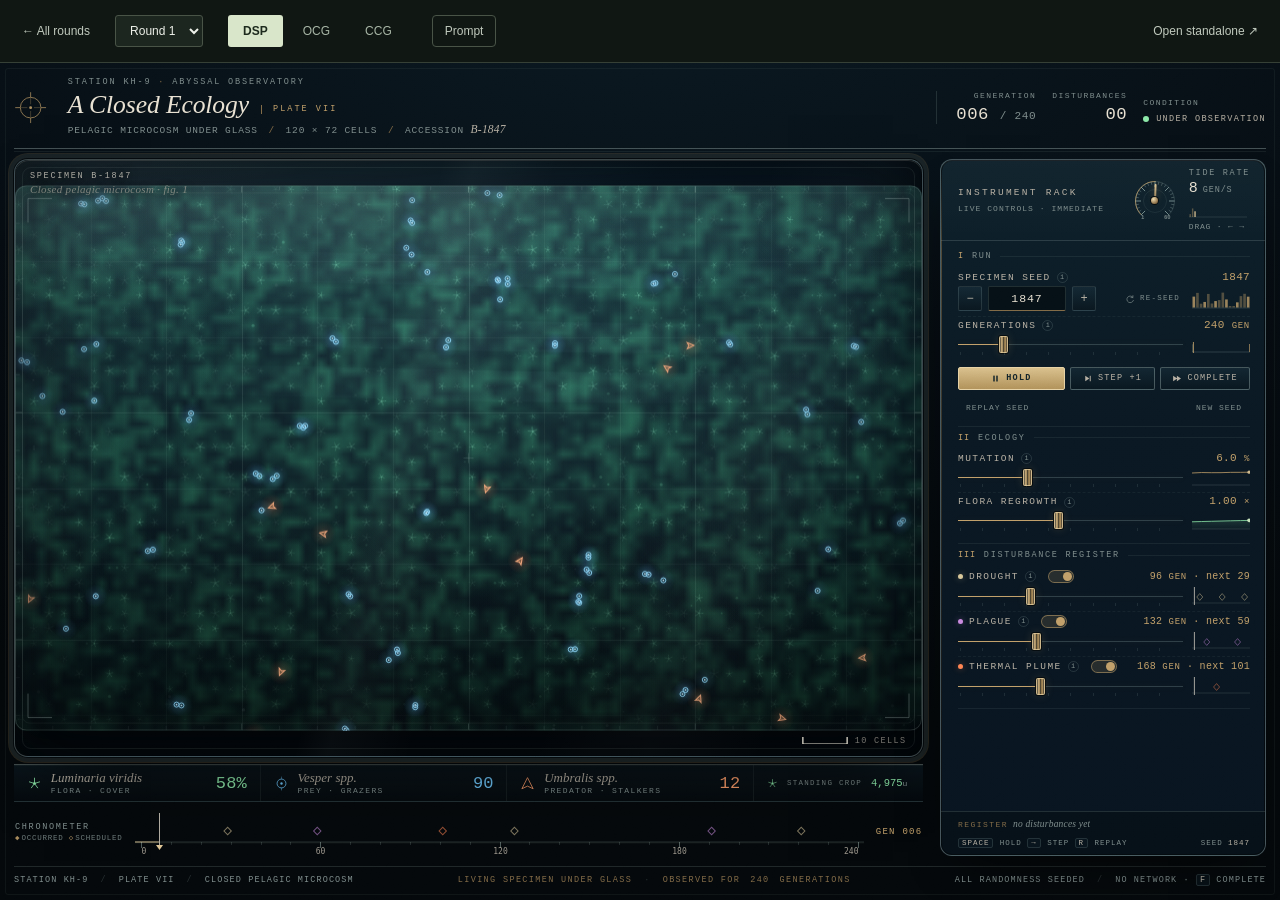
<file: demo.html>
<!doctype html>
<html lang="en">
<head>
  <meta charset="utf-8">
  <meta name="viewport" content="width=device-width, initial-scale=1">
  <title>Demo viewer — DeepSeek Benchmarks</title>
  <link rel="stylesheet" href="assets/site.css?v=20261027-3">
  <script src="assets/catalog.js?v=20261029-1" defer></script>
  <script src="assets/prompt.js?v=20261027-3" defer></script>
  <script src="assets/viewer.js?v=20261027-3" defer></script>
</head>
<body class="viewer">
  <header class="viewer-bar">
    <a class="back-link" id="back-link" href="./">← All rounds</a>
    <label class="round-picker">Round <select id="round-select" aria-label="Select round"></select></label>
    <nav id="demo-nav" class="demo-nav" aria-label="Choose demo"></nav>
    <a id="direct-link" class="direct-link" hidden>Open standalone ↗</a>
  </header>
  <main id="viewer-main" class="viewer-main"><p id="viewer-message" class="viewer-message" role="status">Loading demo…</p></main>
  <noscript><p class="viewer-message">The demo viewer needs JavaScript. <a href="./">Return to the archive for direct demo links.</a></p></noscript>
</body>
</html>
</file>
<file: assets/site.css>
*{box-sizing:border-box}html{scroll-behavior:smooth}body{margin:0;background:#f4f3ee;color:#202522;font-family:Arial,Helvetica,sans-serif}a{color:inherit}a:focus-visible,select:focus-visible{outline:3px solid #327755;outline-offset:5px}.masthead,.footer{display:flex;justify-content:space-between;align-items:center;gap:20px;margin:0 auto;max-width:1360px;padding:30px 5%}.masthead{border-bottom:1px solid #d8dcd4}.masthead a{text-decoration:none;font-size:13px}.wordmark{font-weight:800;letter-spacing:.06em}.wordmark span{color:#6a856a;margin:0 7px}.archive{max-width:1360px;padding:0 5%;margin:auto}.intro{padding:86px 0 70px;max-width:850px}.eyebrow{text-transform:uppercase;letter-spacing:.14em;font-size:11px;font-weight:700;color:#626b61}h1{font-size:clamp(44px,6.5vw,86px);font-weight:500;letter-spacing:-.065em;line-height:1.04;margin:24px 0} .lede{font-size:18px;line-height:1.7;max-width:640px;color:#60665d}.archive-note{font-size:12px;margin-top:30px;display:flex;align-items:center;gap:9px;color:#60665d}.status-dot{width:7px;height:7px;background:#4c7855;border-radius:50%}.round{border-top:1px solid #ccd1c7;padding:32px 0 65px;scroll-margin-top:24px}.round-heading{display:flex;justify-content:space-between;align-items:center;gap:15px}.round h2{font-size:28px;font-weight:500;letter-spacing:-.04em;margin:0}.round-description{font-size:14px;color:#60665d;line-height:1.6;margin:12px 0 28px}.demo-grid{display:grid;grid-template-columns:repeat(3,minmax(0,1fr));gap:22px}.demo-card{border:1px solid #d1d5cb;text-decoration:none;background:#fafaf6;transition:transform .18s,border-color .18s;display:flex;flex-direction:column}.demo-card:hover{transform:translateY(-4px);border-color:#798c75}.card-art{height:195px;display:grid;place-items:center;overflow:hidden;position:relative;background:var(--art-bg);color:var(--art-ink)}.card-art:before,.card-art:after{content:"";position:absolute;width:142px;height:142px;border:1px solid currentColor;border-radius:50%;opacity:.3}.card-art:after{width:112px;height:112px;transform:translate(28px,15px)}.card-art span{font-family:Georgia,serif;font-size:39px;font-style:italic;z-index:1;letter-spacing:-.04em}.paper{--art-bg:#ded2b6;--art-ink:#4d5d35}.aqua{--art-bg:#08201b;--art-ink:#80d3b5}.blue{--art-bg:#0b1c2a;--art-ink:#83b8cd}.card-content{padding:24px;display:flex;flex-direction:column;flex:1}.card-content .eyebrow{font-size:10px;line-height:1.5;margin:0 0 14px}.card-content h3{font:26px Georgia,serif;font-weight:400;letter-spacing:-.03em;margin:0 0 12px}.card-description{font-size:13px;line-height:1.6;color:#666e62;margin:0 0 30px}.card-action{font-size:12px;font-weight:700;margin-top:auto}.footer{border-top:1px solid #d8dcd4;font-size:11px;color:#71786c;padding-top:25px;padding-bottom:25px}.viewer{height:100dvh;display:flex;flex-direction:column;background:#101713;color:#edf0e9;overflow:hidden}.viewer-bar{display:flex;align-items:center;gap:25px;padding:12px 22px;min-height:63px;flex-wrap:wrap;border-bottom:1px solid #364036}.viewer-bar a{text-decoration:none;font-size:12px}.back-link{color:#c0c9bd}.round-picker{font-size:0}.round-picker select{background:#1c261f;color:#edf0e9;border:1px solid #495447;padding:7px 10px;border-radius:3px;font:12px Arial}.demo-nav{display:flex;gap:5px}.demo-nav a{padding:9px 15px;color:#a9b7a7;border-radius:3px}.demo-nav a:hover{background:#243025}.demo-nav a[aria-current]{background:#d9e6ca;color:#1d2a1d;font-weight:700}.direct-link{margin-left:auto;color:#c0c9bd}.viewer-main{position:relative;flex:1;min-height:0}.viewer-main iframe{border:0;width:100%;height:100%;display:block;background:#101713}.viewer-message{padding:25px;font-size:14px;line-height:1.6}.viewer-main:has(iframe) .viewer-message{position:absolute;pointer-events:none}@media(max-width:760px){.intro{padding:55px 0 45px}.demo-grid{grid-template-columns:1fr}.card-art{height:175px}.footer{align-items:flex-start;flex-direction:column;gap:8px}.viewer-bar{gap:8px 14px;padding:9px 12px}.demo-nav{order:3;width:100%}.demo-nav a{flex:1;text-align:center}.direct-link{font-size:11px!important}.round-picker{margin-left:auto}.round-heading .eyebrow{font-size:9px}}@media(prefers-reduced-motion:reduce){html{scroll-behavior:auto}.demo-card{transition:none}}

.round-actions{display:flex;align-items:center;gap:18px}.prompt-button,.prompt-close{font:12px Arial,Helvetica,sans-serif;cursor:pointer;border:1px solid #9da894;border-radius:4px;background:transparent;color:inherit;padding:8px 12px}.prompt-button:hover,.prompt-close:hover{background:#84977720}button:focus-visible{outline:3px solid #327755;outline-offset:4px}.prompt-dialog{width:min(760px,calc(100% - 32px));max-height:85dvh;border:1px solid #aeb8a6;border-radius:8px;padding:0;background:#fafaf6;color:#202522;box-shadow:0 24px 100px #0005}.prompt-dialog::backdrop{background:#0e1914b3;backdrop-filter:blur(4px)}.prompt-heading{position:sticky;top:0;background:#fafaf6;border-bottom:1px solid #d1d5cb;padding:18px 24px;display:flex;align-items:center;justify-content:space-between;gap:15px}.prompt-heading h2{margin:0;font-size:19px;font-weight:500;letter-spacing:-.03em}.prompt-close{flex-shrink:0}.prompt-content{white-space:pre-wrap;overflow-wrap:anywhere;margin:0;padding:24px;font:14px/1.75 Arial,Helvetica,sans-serif}.viewer-bar .prompt-button{color:#c0c9bd;border-color:#495447}.round:has(.demo-card:nth-child(4)) .demo-grid{grid-template-columns:repeat(2,minmax(0,1fr))}@media(max-width:760px){.round:has(.demo-card:nth-child(4)) .demo-grid{grid-template-columns:1fr}.round-actions{gap:10px}.prompt-heading{padding:16px}.prompt-content{padding:18px;font-size:13px}}

.round-video{margin:32px 0 0}.round-video figcaption{font-size:12px;color:#60665d;margin-bottom:12px}.round-video video{display:block;width:100%;height:auto;aspect-ratio:480/277;background:#101713;border-radius:4px}
</file>
